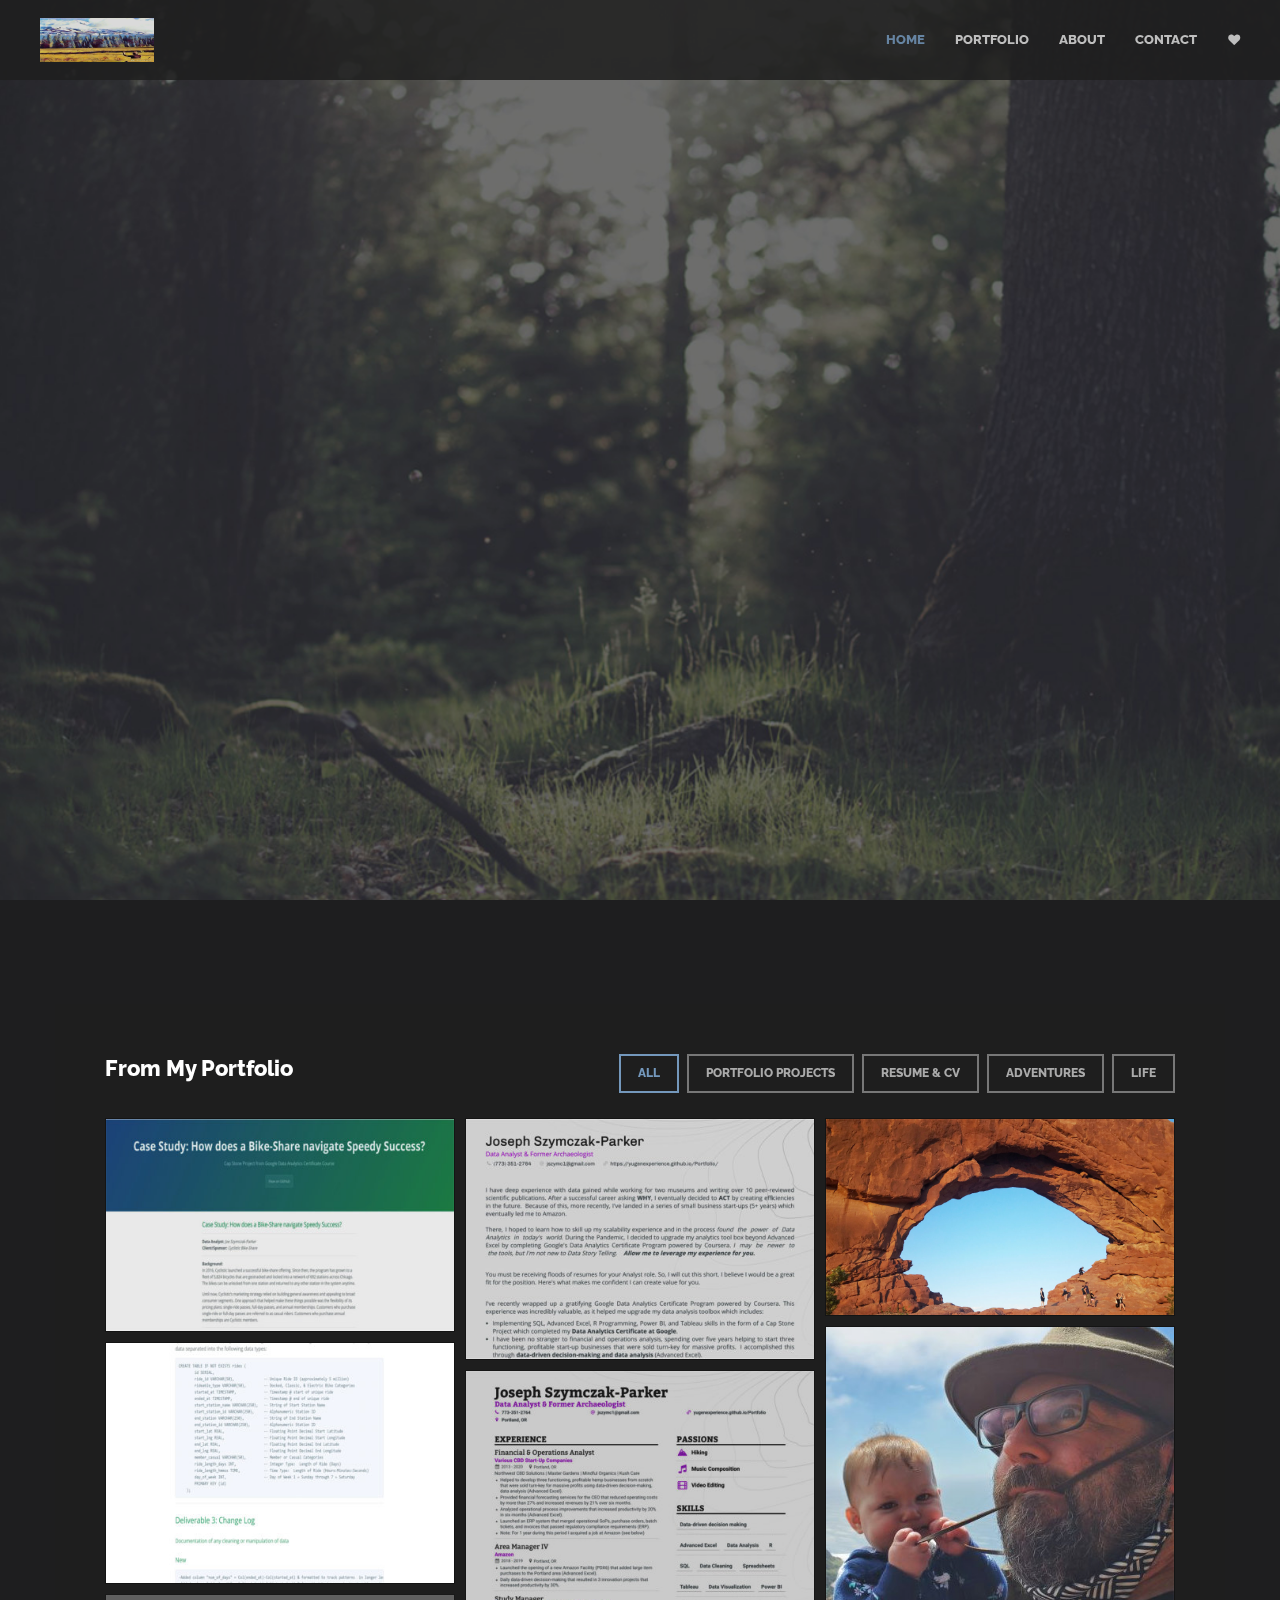
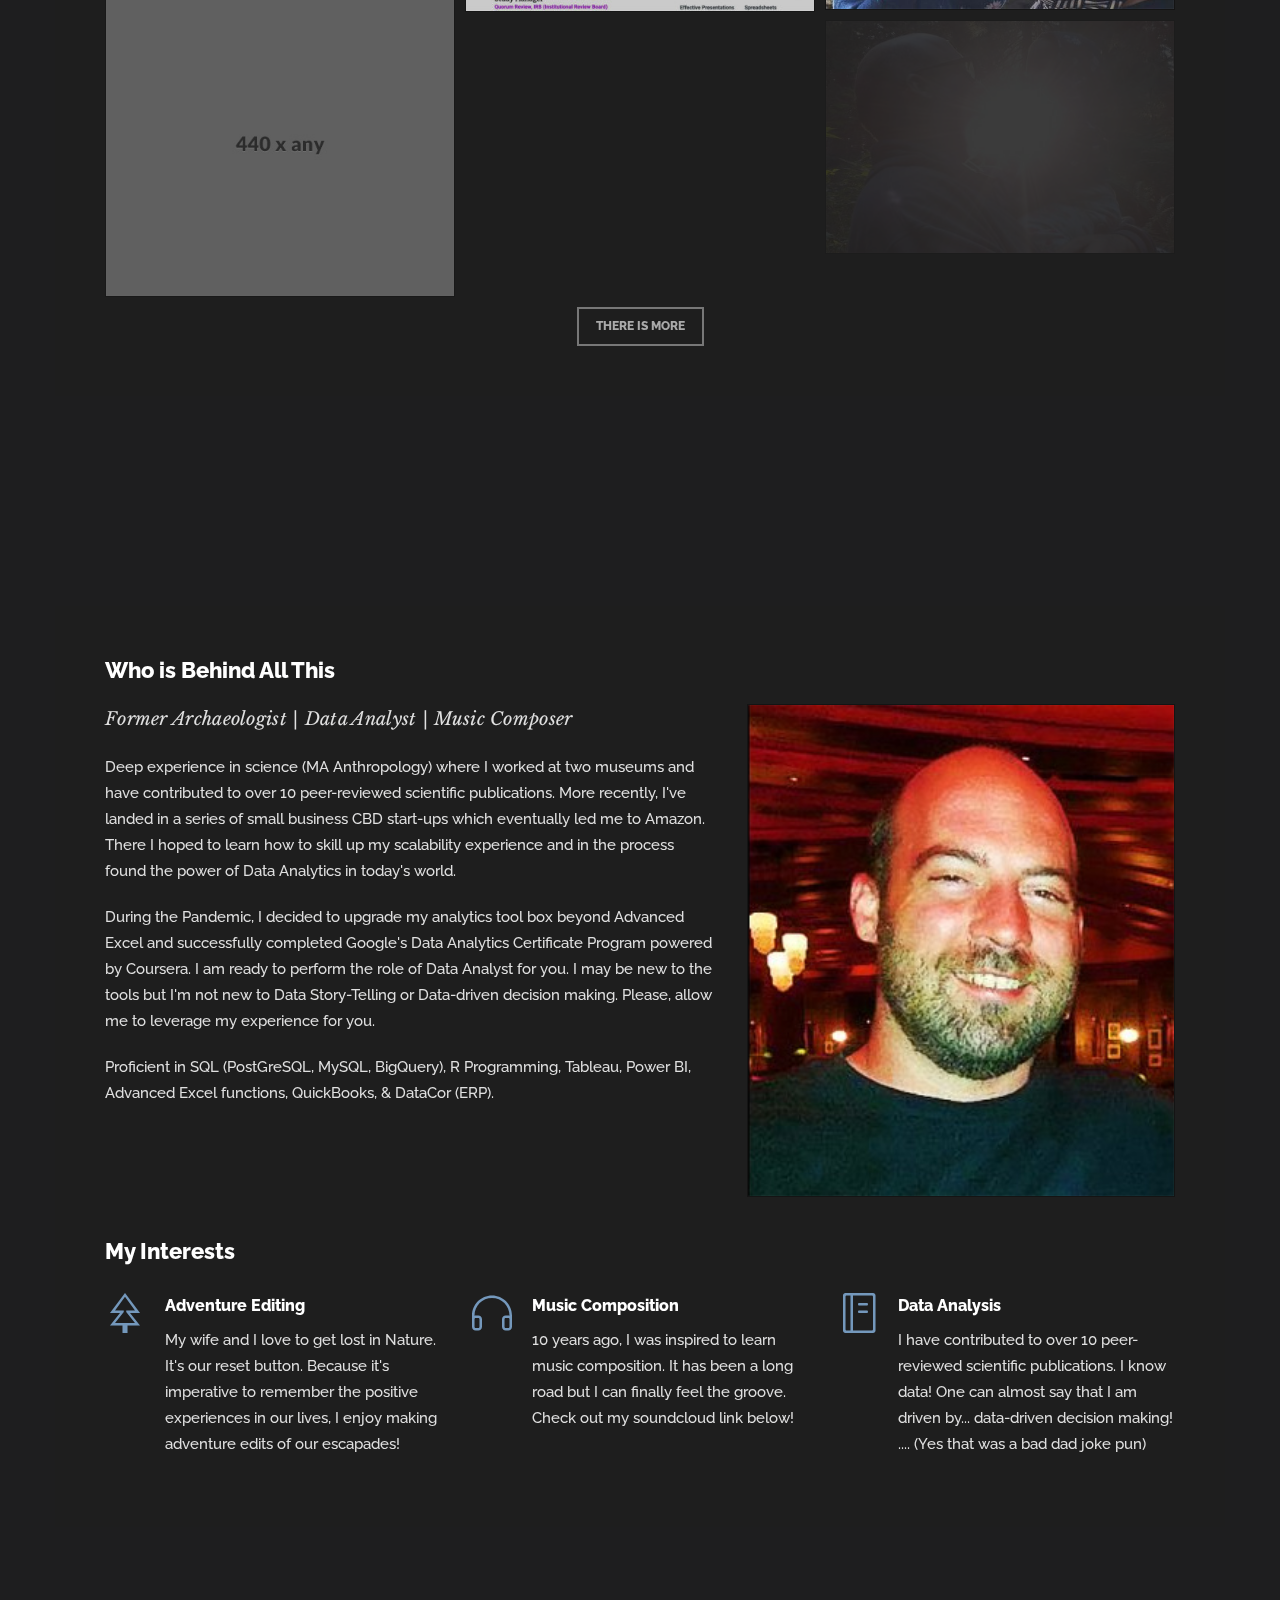
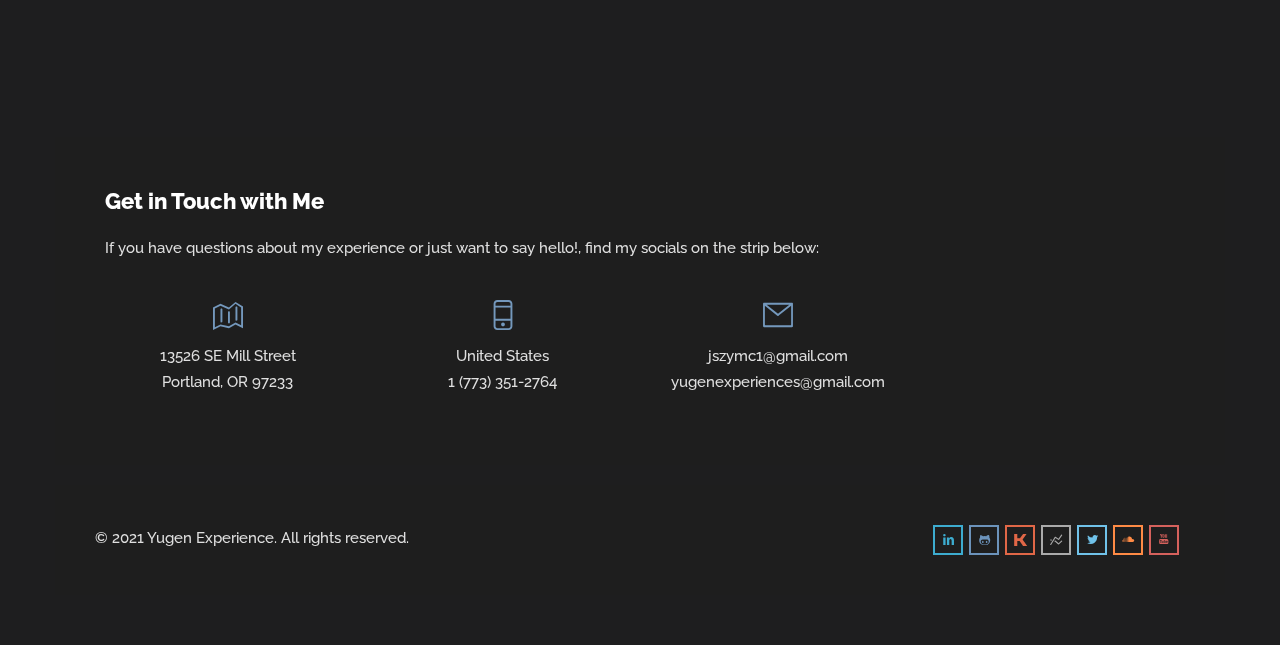
<file: index.html>
<!DOCTYPE html>
<html lang="en">
<head>
<meta charset="utf-8">
<meta name="viewport" content="width=device-width, initial-scale=1.0">
<meta name="description" content="">
<meta name="author" content="">
<link rel="shortcut icon" href="style/images/favicon.png">
<title>Portfolio</title>
<!-- Bootstrap core CSS -->
<link href="style/css/bootstrap.min.css" rel="stylesheet">
<link href="style/css/plugins.css" rel="stylesheet">
<link href="style/css/prettify.css" rel="stylesheet">
<link href="style.css" rel="stylesheet">
<link href="style/css/color/blue.css" rel="stylesheet">
<link href='http://fonts.googleapis.com/css?family=Raleway:400,800,700,600,500,300' rel='stylesheet' type='text/css'>
<link href='http://fonts.googleapis.com/css?family=Libre+Baskerville:400,400italic' rel='stylesheet' type='text/css'>
<link href="style/type/fontello.css" rel="stylesheet">
<link href="style/type/budicons.css" rel="stylesheet">
<!-- HTML5 shim and Respond.js IE8 support of HTML5 elements and media queries -->
<!--[if lt IE 9]>
      <script src="style/js/html5shiv.js"></script>
      <script src="https://oss.maxcdn.com/libs/respond.js/1.3.0/respond.min.js"></script>
      <![endif]-->
</head>
<body class="full-layout">
<div id="preloader"><div id="status"><div class="spinner"></div></div></div>
<div class="body-wrapper">
  <nav class="navbar navbar-default" role="navigation">
    <div class="navbar-header"> <a class="btn responsive-menu" data-toggle="collapse" data-target=".navbar-collapse"><i></i></a>
      <div class="navbar-brand text-center"> <a href="index.html"><img src="style/images/testlogo.png" alt="" data-src="style/images/testlogo.png" data-ret="style/images/testlogo@2x.png" class="retina" /></a> </div>
      <!-- /.navbar-brand -->
    </div>
    <!-- /.navbar-header -->
    <div class="collapse navbar-collapse">
      <ul class="nav navbar-nav">
        <li class="current"><a href="#home">Home</a></li>
        <li><a href="#portfolio">Portfolio</a></li>
        <li><a href="#about">About</a></li>
        <li><a href="#contact">Contact</a></li>
        <!--<li><a href="blog.html">Blog</a></li>-->
        <!--<li><a href="elements.html">Elements</a></li>-->
        <li><a href="#elsewhere" class="fancybox-inline" data-fancybox-width="325" data-fancybox-height="220"><i class="icon-heart-1"></i><span>Elsewhere</span></a></li>
      </ul>
      <!-- /.navbar-nav -->
    </div>
    <!-- /.navbar-collapse -->
    <div id="elsewhere" style="display:none;">
      <h1>Me, Elsewhere</h1>
      <div class="divide20"></div>
      <ul class="social">
        <li><a href="https://www.linkedin.com/in/joseph-szymczak-parker-06a20317" target="_blank" rel="noopener noreferrer"><i class="icon-s-linkedin"></i></a></li>
        <li><a href="https://github.com/YugenExperience" target="_blank" rel="noopener noreferrer"><i class="icon-s-github"></i></a></li>
        <li><a href="https://www.kaggle.com/josephszymczakparker" target="_blank" rel="noopener noreferrer"><i class="icon-s-klout"></i></a></li>
        <li><a href="https://public.tableau.com/app/profile/joseph.szymczak.parker" target="_blank" rel="noopener noreferrer"><i class="icon-chart-line"></i></a></li>
        <li><a href="https://twitter.com/JoeSzymczak" target="_blank" rel="noopener noreferrer"><i class="icon-s-twitter"></i></a></li>
        <li><a href="https://soundcloud.com/yugenexperience/one-more-song-for-you-andrew-applepie-yugen-experience-remix-1?si=9bec12e8e71d4433ad7b60296aae162f" target="_blank" rel="noopener noreferrer"><i class="icon-s-soundcloud"></i></a></li>
        <li><a href="https://www.youtube.com/watch?v=zmFnA4TguOo" target="_blank" rel="noopener noreferrer"><i class="icon-s-youtube"></i></a></li>
      </ul>
    </div>
    <!-- /#elsewhere -->
  </nav>
  <!-- /.navbar -->

  <section id="home" class="naked">
    <div class="fullscreenbanner-container revolution">
      <div class="fullscreenbanner">
        <ul>
          <li data-transition="fade"> <img src="style/images/dummy.png"  alt="slidebg1" data-bgposition="center top" data-bgfit="cover" data-bgrepeat="repeat">
            <h1 class="tp-caption caption large sfb" data-x="center" data-y="center" data-voffset="-25" data-speed="900" data-start="1000" data-endspeed="100" data-easing="Sine.easeOut">Hello! This is Joe Szymczak-Parker</h1>
            <div class="tp-caption small tp-fade fadeout tp-resizeme" data-x="center" data-y="center" data-voffset="25" data-speed="100"
			data-start="1500"
			data-easing="Power4.easeOut"
			data-splitin="chars"
			data-splitout="chars"
			data-elementdelay="0.03"
			data-endelementdelay="0"
			data-endspeed="100"
			data-endeasing="Power1.easeOut"
			style="z-index: 3; max-width: auto; max-height: auto; white-space: nowrap;">Welcome to my Portfolio</div>
            <div class="arrow smooth"><a href="#portfolio"><i class="icon-down-open-big"></i></a></div>
          </li>
        </ul>
        <div class="tp-bannertimer"></div>
      </div>
      <!-- /.fullscreenbanner -->
    </div>
    <!-- /.revolution -->
  </section>
  <!-- /#home -->

  <div class="container">
    <section id="portfolio" class="portfolio">
      <div class="box">
        <h2 class="section-title pull-left">From My Portfolio</h2>
        <div id="filters-container" class="cbp-l-filters-alignRight pull-right">
          <div data-filter="*" class="cbp-filter-item-custom-active cbp-filter-item-custom btn">All</div>
          <div data-filter=".architecture" class="cbp-filter-item-custom btn">Portfolio Projects</div>
          <div data-filter=".macro" class="cbp-filter-item-custom btn">Resume & CV</div>
          <div data-filter=".portrait" class="cbp-filter-item-custom btn">Adventures</div>
          <div data-filter=".still-life" class="cbp-filter-item-custom btn">Life</div>
        </div>
        <!-- /#filters-container -->
        <div class="clearfix"></div>
        <div id="grid-container" class="cbp-l-grid-masonry">
          <ul>
            <li class="cbp-item frame architecture"> <a class="cbp-caption cbp-singlePage" href="ajax/post1.html">
              <div class="cbp-caption-defaultWrap"> <img src="style/images/art/pa1.jpg" alt=""> </div>
              <div class="cbp-caption-activeWrap">
                <div class="cbp-l-caption-alignCenter">
                  <div class="cbp-l-caption-body">
                    <div class="cbp-l-caption-title">Click for Projects</div>
                  </div>
                </div>
              </div>
              </a>
            </li>
            <li class="cbp-item frame macro"> <a class="cbp-caption cbp-singlePage" href="ajax/post2.html">
              <div class="cbp-caption-defaultWrap"> <img src="style/images/art/pm1.jpg" alt=""> </div>
              <div class="cbp-caption-activeWrap">
                <div class="cbp-l-caption-alignCenter">
                  <div class="cbp-l-caption-body">
                    <div class="cbp-l-caption-title">Click for Experience</div>
                  </div>
                </div>
              </div>
              </a>
            </li>
            <li class="cbp-item frame portrait"> <a class="cbp-caption cbp-singlePage" href="ajax/post3.html">
              <div class="cbp-caption-defaultWrap"> <img src="style/images/art/pp1.jpg" alt=""> </div>
              <div class="cbp-caption-activeWrap">
                <div class="cbp-l-caption-alignCenter">
                  <div class="cbp-l-caption-body">
                    <div class="cbp-l-caption-title">Click for Adventure</div>
                  </div>
                </div>
              </div>
              </a>
            </li>
            <li class="cbp-item frame still-life"> <a class="cbp-caption cbp-singlePage" href="ajax/post4.html">
              <div class="cbp-caption-defaultWrap"> <img src="style/images/art/ps1.jpg" alt=""> </div>
              <div class="cbp-caption-activeWrap">
                <div class="cbp-l-caption-alignCenter">
                  <div class="cbp-l-caption-body">
                    <div class="cbp-l-caption-title">Click for Life</div>
                  </div>
                </div>
              </div>
              </a>
            </li>
            <li class="cbp-item frame architecture"> <a class="cbp-caption cbp-singlePage" href="ajax/post1.html">
              <div class="cbp-caption-defaultWrap"> <img src="style/images/art/pa2.jpg" alt=""> </div>
              <div class="cbp-caption-activeWrap">
                <div class="cbp-l-caption-alignCenter">
                  <div class="cbp-l-caption-body">
                    <div class="cbp-l-caption-title">Click for Projects</div>
                  </div>
                </div>
              </div>
              </a>
            </li>
            <li class="cbp-item frame macro"> <a class="cbp-caption cbp-singlePage" href="ajax/post2.html">
              <div class="cbp-caption-defaultWrap"> <img src="style/images/art/pm2.jpg" alt=""> </div>
              <div class="cbp-caption-activeWrap">
                <div class="cbp-l-caption-alignCenter">
                  <div class="cbp-l-caption-body">
                    <div class="cbp-l-caption-title">Click for Experience</div>
                  </div>
                </div>
              </div>
              </a>
            </li>
            <li class="cbp-item frame portrait"> <a class="cbp-caption cbp-singlePage" href="ajax/post3.html">
              <div class="cbp-caption-defaultWrap"> <img src="style/images/art/pp2.jpg" alt=""> </div>
              <div class="cbp-caption-activeWrap">
                <div class="cbp-l-caption-alignCenter">
                  <div class="cbp-l-caption-body">
                    <div class="cbp-l-caption-title">Click for Adventure</div>
                  </div>
                </div>
              </div>
              </a>
            </li>
            <li class="cbp-item frame still-life"> <a class="cbp-caption cbp-singlePage" href="ajax/post4.html">
              <div class="cbp-caption-defaultWrap"> <img src="style/images/art/ps2.jpg" alt=""> </div>
              <div class="cbp-caption-activeWrap">
                <div class="cbp-l-caption-alignCenter">
                  <div class="cbp-l-caption-body">
                    <div class="cbp-l-caption-title">Click for Life</div>
                  </div>
                </div>
              </div>
              </a> </li>
          </ul>
        </div>
        <!-- /.cbp-l-grid-masonry -->
        <div class="cbp-l-loadMore-button"> <a href="ajax/port1-more.html" class="cbp-l-loadMore-button-link btn">THERE IS MORE</a> </div>
      </div>
      <!-- /.box -->
    </section>
    <!-- /#portfolio -->

    <section id="about">
      <div class="box">
        <h2 class="section-title">Who is Behind All This</h2>
        <div class="row">
	      <div class="col-md-5 col-md-push-7 col-sm-12">
            <figure class="frame"><img src="style/images/art/about.jpg" alt="" /></figure>
          </div>
          <!-- /column -->
          <div class="col-md-7 col-md-pull-5 col-sm-12">
            <p class="lead">Former Archaeologist   |  Data Analyst   |  Music Composer</p>
            <p>Deep experience in science (MA Anthropology) where I worked at two museums and have contributed to over 10 peer-reviewed scientific publications.  More recently, I've landed in a series of small business CBD start-ups which eventually led me to Amazon.  There I hoped to learn how to skill up my scalability experience and in the process found the power of Data Analytics in today's world.</p>
            <p>During the Pandemic, I decided to upgrade my analytics tool box beyond Advanced Excel and successfully completed Google's Data Analytics Certificate Program powered by Coursera.  I am ready to perform the role of Data Analyst for you.  I may be new to the tools but I'm not new to Data Story-Telling or Data-driven decision making.  Please, allow me to leverage my experience for you.</p>
            <p>Proficient in SQL (PostGreSQL, MySQL, BigQuery), R Programming, Tableau, Power BI, Advanced Excel functions, QuickBooks, & DataCor (ERP).</p>
          </div>
          <!-- /column -->
        </div>
        <!-- /.row -->
        <div class="clearfix"></div>
        <div class="divide40"></div>
        <h2 class="section-title">My Interests</h2>
        <div class="divide10"></div>
        <div class="services-1">
          <div class="row">
            <div class="col-md-4 col-sm-6">
              <div class="icon"> <i class="budicon-tree icn"></i> </div>
              <!-- /.icon -->
              <div class="text">
                <h5>Adventure Editing</h5>
                <p>My wife and I love to get lost in Nature.  It's our reset button.  Because it's imperative to remember the positive experiences in our lives, I enjoy making adventure edits of our escapades!</p>
              </div>
              <!-- /.text -->
            </div>
            <!-- /column -->
            <div class="col-md-4 col-sm-6">
              <div class="icon"> <i class="budicon-headphones icn"></i> </div>
              <!-- /.icon -->
              <div class="text">
                <h5>Music Composition</h5>
                <p>10 years ago, I was inspired to learn music composition.  It has been a long road but I can finally feel the groove. Check out my soundcloud link below!</p>
              </div>
              <!-- /.text -->
            </div>
            <!-- /column -->
            <div class="col-md-4 col-sm-6">
              <div class="icon"> <i class="budicon-book icn"></i> </div>
              <!-- /.icon -->
              <div class="text">
                <h5>Data Analysis</h5>
                <p>I have contributed to over 10 peer-reviewed scientific publications.  I know data!  One can almost say that I am driven by... data-driven decision making! ....  (Yes that was a bad dad joke pun)</p>
              </div>
              <!-- /.text -->
            </div>
            <!-- /column -->
          </div>
          <!-- /.row -->
        </div>
        <!-- /.services -->

      </div>
      <!-- /.box -->
    </section>
    <!-- /#about -->

    <section id="contact">
      <div class="box">
        <h2 class="section-title">Get in Touch with Me</h2>
        <p>If you have questions about my experience or just want to say hello!, find my socials on the strip below:</p>
        <div class="divide20"></div>
        <div class="row text-center services-2">
          <div class="col-md-3 col-sm-6"> <i class="budicon-map"></i>
            <p>13526 SE Mill Street <br />
              Portland, OR 97233</p>
          </div>
          <div class="col-md-3 col-sm-6"> <i class="budicon-mobile"></i>
            <p>United States<br />
              1 (773) 351-2764 </p>
          </div>
          <div class="col-md-3 col-sm-6"> <i class="budicon-mail"></i>
            <p> <a class="nocolor" href="mailto:jszymc1@gmail.com">jszymc1@gmail.com</a> <br />
              <a class="nocolor" href="mailto:yugenexperiences@gmail.com">yugenexperiences@gmail.com</a> </p>
          </div>
        </div>
        <!-- /.services-2 -->
        <!--<div class="divide30"></div>
        <div class="form-container">
          <div class="response alert alert-success"></div>
          <form class="forms" action="contact/form-handler.php" method="post">
            <fieldset>
              <div class="row">
                <div class="col-sm-6">
                  <div class="form-row text-input-row name-field">
                    <label>Name</label>
                    <input type="text" name="name" class="text-input defaultText required"/>
                  </div>
                  <div class="form-row text-input-row email-field">
                    <label>Email</label>
                    <input type="text" name="email" class="text-input defaultText required email"/>
                  </div>
                  <div class="form-row text-input-row subject-field">
                    <label>Subject</label>
                    <input type="text" name="subject" class="text-input defaultText"/>
                  </div>
                </div>
                <div class="col-sm-6 lp5">
                  <div class="form-row text-area-row">
                    <label>Message</label>
                    <textarea name="message" class="text-area required"></textarea>
                  </div>
                  <div class="form-row hidden-row">
                    <input type="hidden" name="hidden" value="" />
                  </div>
                  <div class="nocomment">
                    <label for="nocomment">Leave This Field Empty</label>
                    <input id="nocomment" value="" name="nocomment" />
                  </div>
                </div>
                <div class="col-sm-6">
                  <div class="button-row pull-right">
                    <input type="submit" value="Send Message" name="submit" class="btn btn-submit bm0" />
                  </div>
                </div>
                <div class="col-sm-6 lp5">
                  <div class="button-row pull-left">
                    <input type="reset" value="Clear Message" name="reset" class="btn btn-submit bm0" />
                  </div>
                </div>
                <input type="hidden" name="v_error" id="v-error" value="Required" />
                <input type="hidden" name="v_email" id="v-email" value="Enter a valid email" />
              </div>
            </fieldset>
          </form>
        </div>-->
        <!-- /.form-container -->

      </div>
      <!-- /.box -->
    </section>
    <!-- /#contact -->

    <footer class="footer box">
      <p class="pull-left">© 2021 Yugen Experience. All rights reserved.</p>
      <ul class="social pull-right">
        <li><a href="https://www.linkedin.com/in/joseph-szymczak-parker-06a20317" target="_blank" rel="noopener noreferrer"><i class="icon-s-linkedin"></i></a></li>
        <li><a href="https://github.com/YugenExperience" target="_blank" rel="noopener noreferrer"><i class="icon-s-github"></i></a></li>
        <li><a href="https://www.kaggle.com/josephszymczakparker" target="_blank" rel="noopener noreferrer"><i class="icon-s-klout"></i></a></li>
        <li><a href="https://public.tableau.com/app/profile/joseph.szymczak.parker" target="_blank" rel="noopener noreferrer"><i class="icon-chart-line"></i></a></li>
        <li><a href="https://twitter.com/JoeSzymczak" target="_blank" rel="noopener noreferrer"><i class="icon-s-twitter"></i></a></li>
        <li><a href="https://soundcloud.com/yugenexperience/one-more-song-for-you-andrew-applepie-yugen-experience-remix-1?si=9bec12e8e71d4433ad7b60296aae162f" target="_blank" rel="noopener noreferrer"><i class="icon-s-soundcloud"></i></a></li>
        <li><a href="https://www.youtube.com/watch?v=zmFnA4TguOo" target="_blank" rel="noopener noreferrer"><i class="icon-s-youtube"></i></a></li>
      </ul>
      <div class="clearfix"></div>
    </footer>
    <!-- /footer -->

  </div>
  <!-- /.container -->
</div>
<!-- /.body-wrapper -->
<script src="style/js/jquery.min.js"></script>
<script src="style/js/bootstrap.min.js"></script>
<script src="style/js/jquery.themepunch.tools.min.js"></script>
<script src="style/js/classie.js"></script>
<script src="style/js/plugins.js"></script>
<script src="style/js/scripts.js"></script>
<script>
	$.backstretch(["style/images/art/bg1.jpg"]);
</script>
</body>
</html>
</file>
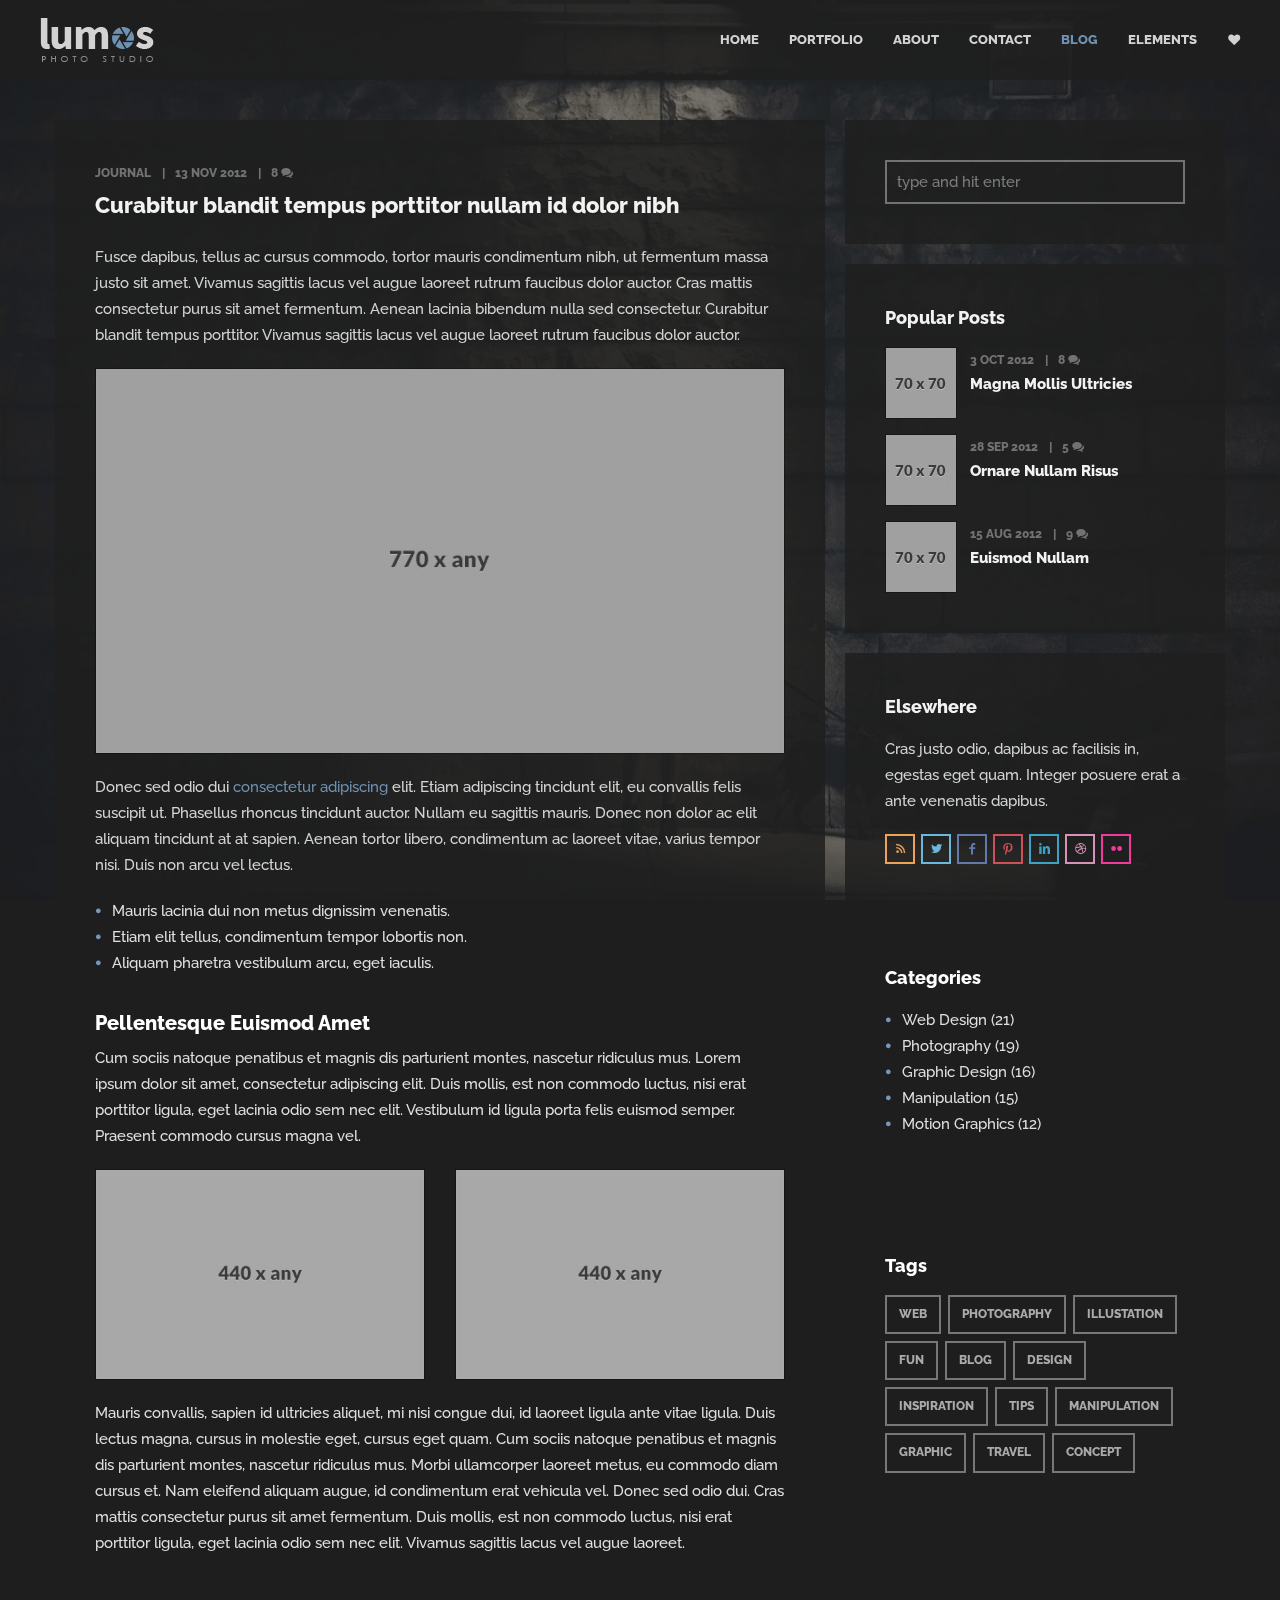
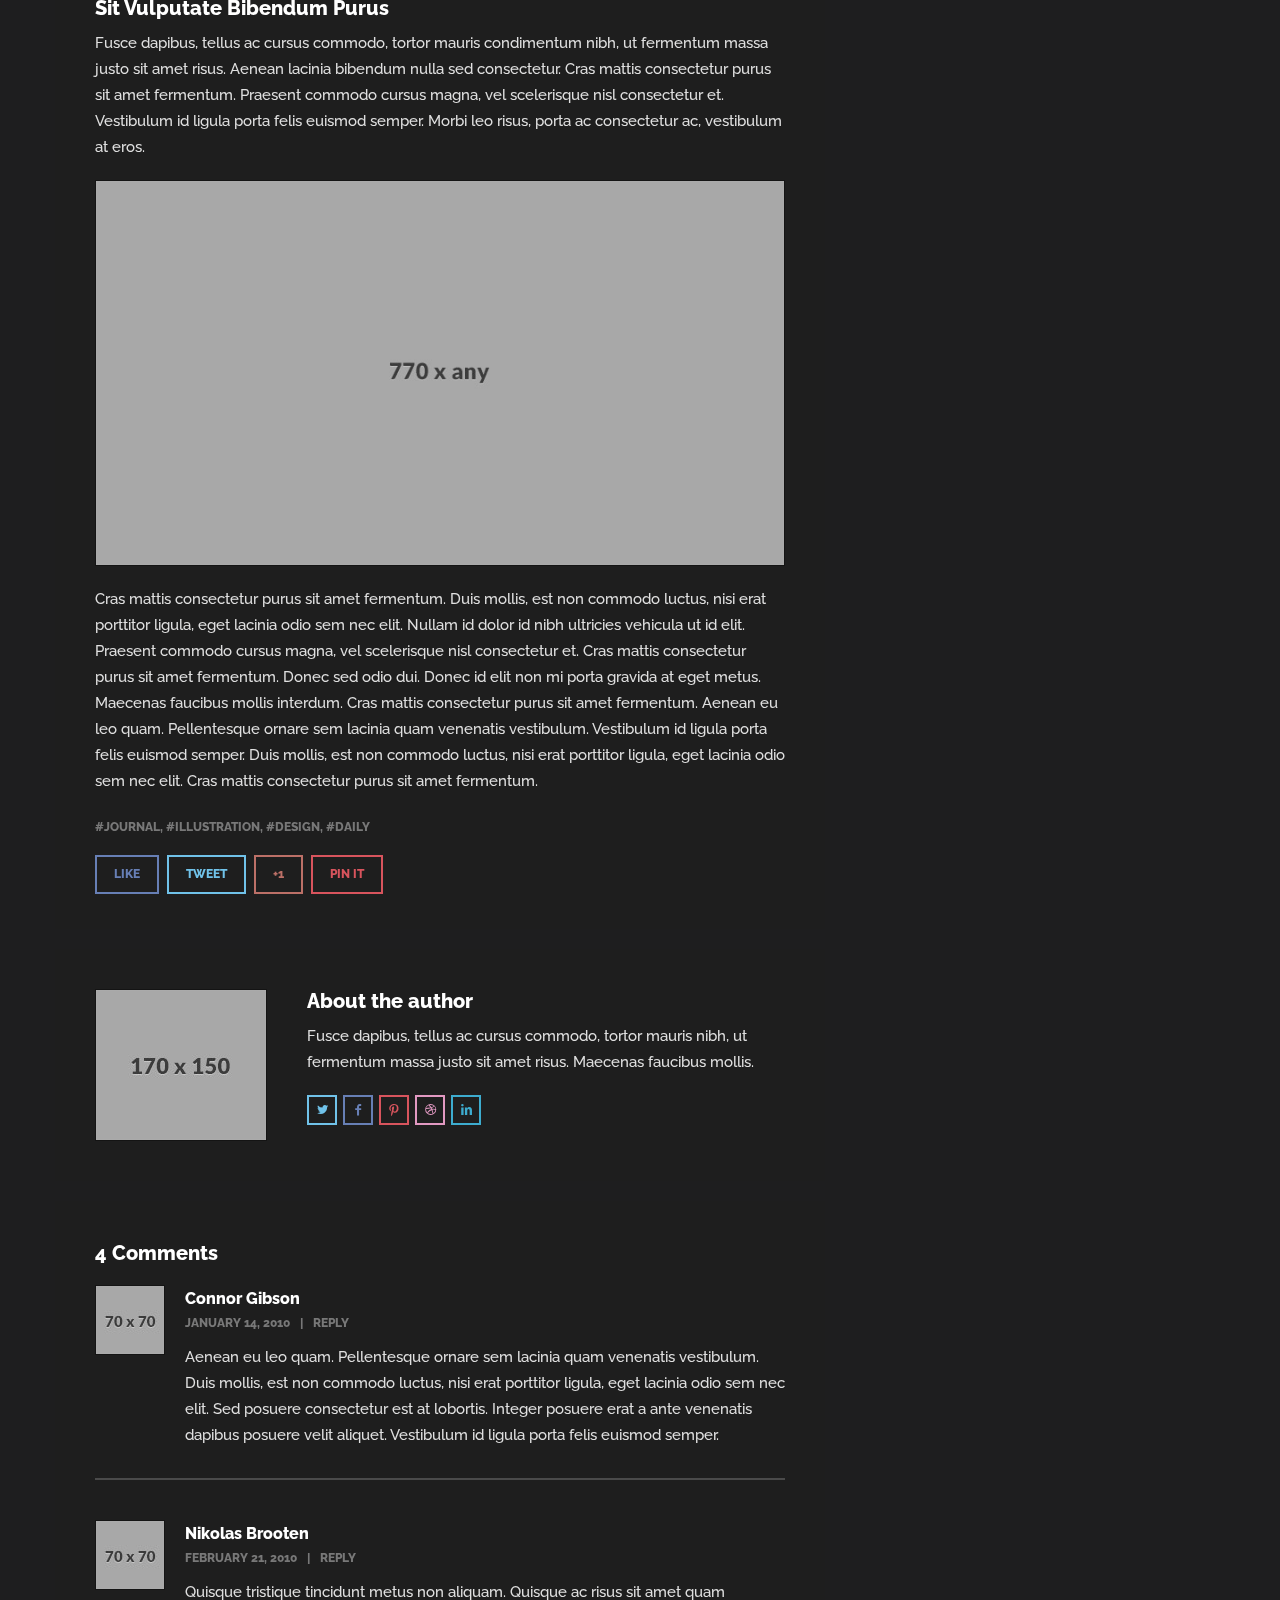
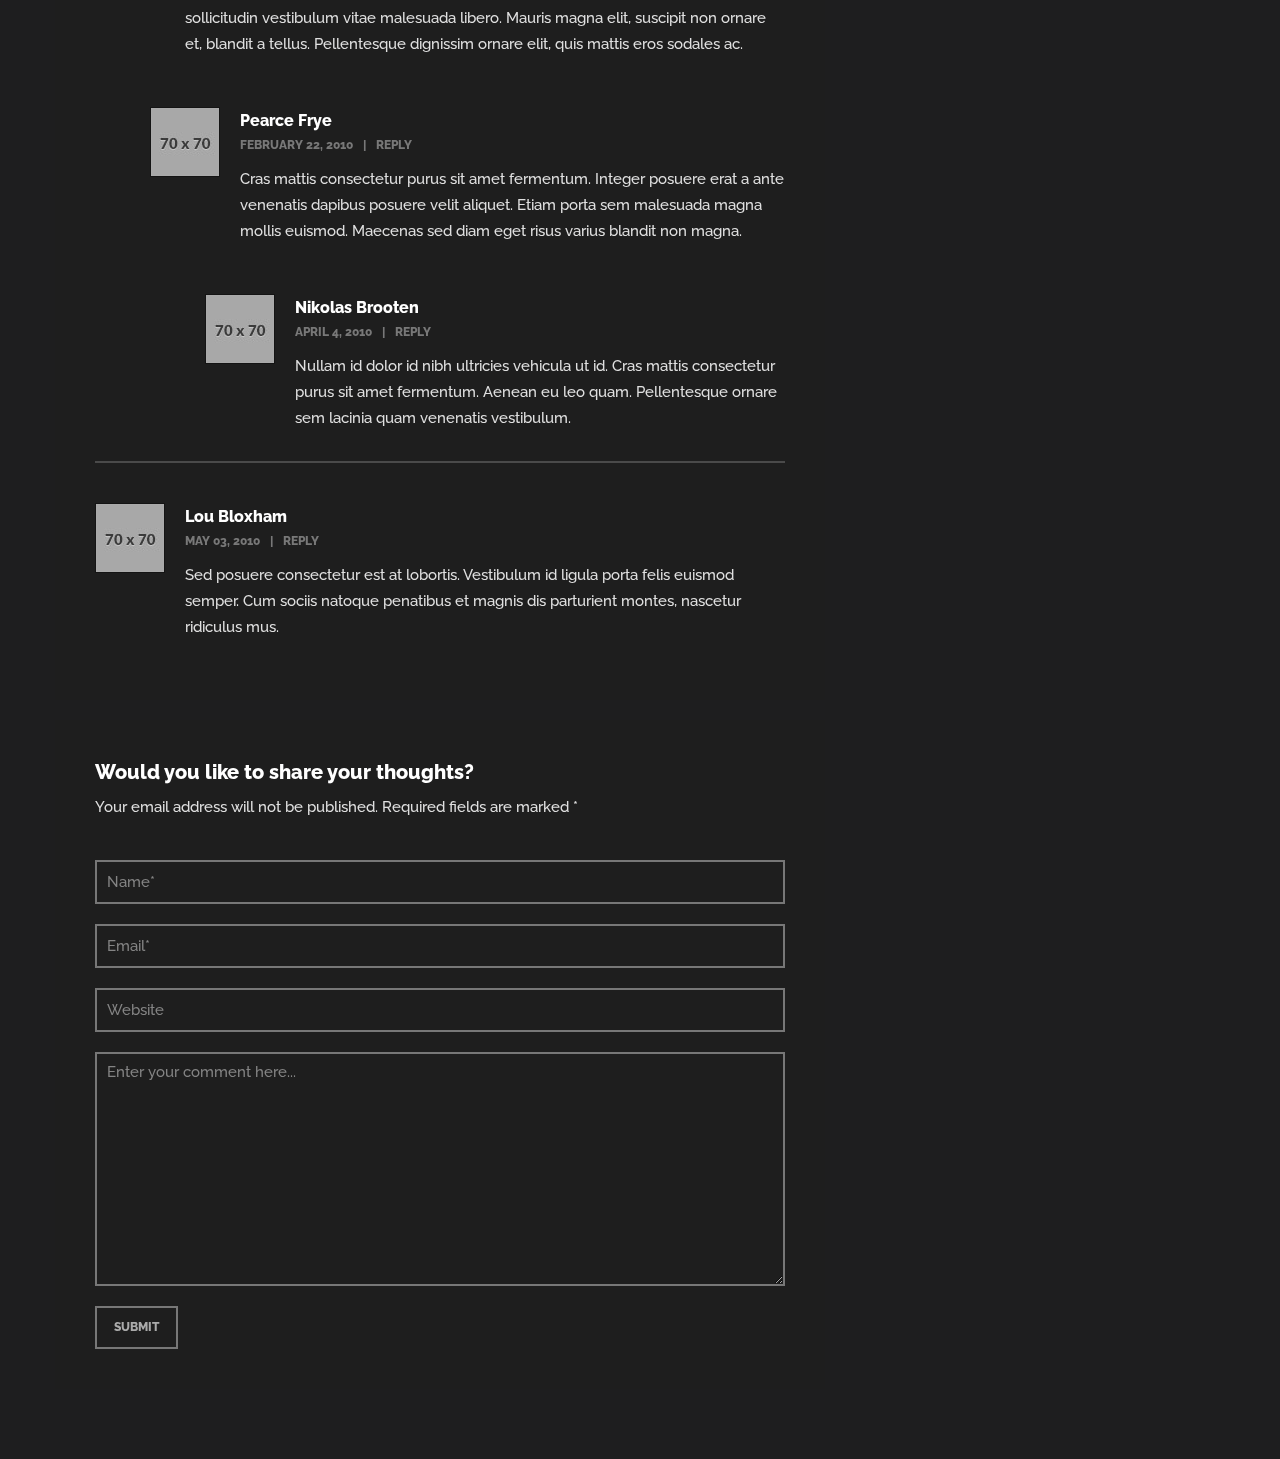
<file: blog-post.html>
<!DOCTYPE html>
<html lang="en">
<head>
<meta charset="utf-8">
<meta name="viewport" content="width=device-width, initial-scale=1.0">
<meta name="description" content="">
<meta name="author" content="">
<link rel="shortcut icon" href="style/images/favicon.png">
<title>Lumos</title>
<!-- Bootstrap core CSS -->
<link href="style/css/bootstrap.min.css" rel="stylesheet">
<link href="style/css/plugins.css" rel="stylesheet">
<link href="style/css/prettify.css" rel="stylesheet">
<link href="style.css" rel="stylesheet">
<link href="style/css/color/blue.css" rel="stylesheet">
<link href='http://fonts.googleapis.com/css?family=Raleway:400,800,700,600,500,300' rel='stylesheet' type='text/css'>
<link href='http://fonts.googleapis.com/css?family=Libre+Baskerville:400,400italic' rel='stylesheet' type='text/css'>
<link href="style/type/fontello.css" rel="stylesheet">
<link href="style/type/budicons.css" rel="stylesheet">
<!-- HTML5 shim and Respond.js IE8 support of HTML5 elements and media queries -->
<!--[if lt IE 9]>
      <script src="style/js/html5shiv.js"></script>
      <script src="https://oss.maxcdn.com/libs/respond.js/1.3.0/respond.min.js"></script>
      <![endif]-->
</head>
<body class="full-layout">
<div id="preloader"><div id="status"><div class="spinner"></div></div></div>
<div class="body-wrapper">
  <nav class="navbar navbar-default" role="navigation">
    <div class="navbar-header"> <a class="btn responsive-menu" data-toggle="collapse" data-target=".navbar-collapse"><i></i></a>
      <div class="navbar-brand text-center"> <a href="index.html"><img src="style/images/logo.png" alt="" data-src="style/images/logo.png" data-ret="style/images/logo@2x.png" class="retina" /></a> </div>
      <!-- /.navbar-brand --> 
    </div>
    <!-- /.navbar-header -->
    <div class="collapse navbar-collapse">
      <ul class="nav navbar-nav">
        <li><a href="./#home" >Home</a></li>
        <li><a href="./#portfolio" >Portfolio</a></li>
        <li><a href="./#about" >About</a></li>
        <li><a href="./#contact" >Contact</a></li>
        <li class="current"><a href="./blog.html" >Blog</a></li>
        <li><a href="./elements.html" >Elements</a></li>
        <li><a href="#elsewhere" class="fancybox-inline" data-fancybox-width="325" data-fancybox-height="220"><i class="icon-heart-1"></i><span>Elsewhere</span></a></li>
      </ul>
      <!-- /.navbar-nav --> 
    </div>
    <!-- /.navbar-collapse -->
    <div id="elsewhere" style="display:none;">
      <h1>Me, Elsewhere</h1>
      <div class="divide20"></div>
      <ul class="social">
        <li><a href="#"><i class="icon-s-twitter"></i></a></li>
        <li><a href="#"><i class="icon-s-facebook"></i></a></li>
        <li><a href="#"><i class="icon-s-instagram"></i></a></li>
        <li><a href="#"><i class="icon-s-flickr"></i></a></li>
        <li><a href="#"><i class="icon-s-pinterest"></i></a></li>
        <li><a href="#"><i class="icon-s-linkedin"></i></a></li>
      </ul>
    </div>
    <!-- /#elsewhere --> 
  </nav>
  <!-- /.navbar -->
  
  <div class="container inner">
    <div class="single blog row">
      <div class="col-md-8 col-sm-12 content">
        <div class="blog-posts">
          <div class="post box">
            <div class="meta"><span class="category">Journal</span><span class="date">13 Nov 2012</span><span class="comments"><a href="#">8 <i class="icon-chat-1"></i></a></span></div>
            <h2 class="post-title"><a href="blog-post.html">Curabitur blandit tempus porttitor nullam id dolor nibh</a></h2>
            <p>Fusce dapibus, tellus ac cursus commodo, tortor mauris condimentum nibh, ut fermentum massa justo sit amet. Vivamus sagittis lacus vel augue laoreet rutrum faucibus dolor auctor. Cras mattis consectetur purus sit amet fermentum. Aenean lacinia bibendum nulla sed consectetur. Curabitur blandit tempus porttitor. Vivamus sagittis lacus vel augue laoreet rutrum faucibus dolor auctor.</p>
            <figure class="frame"><img src="style/images/art/b3-1.jpg" alt="" /></figure>
            <p>Donec sed odio dui <a href="#">consectetur adipiscing</a> elit. <span class="highlight">Etiam adipiscing</span> tincidunt elit, eu convallis felis suscipit ut. <span class="highlight2">Phasellus rhoncus tincidunt</span> auctor. Nullam eu sagittis mauris. Donec non dolor ac elit aliquam tincidunt at at sapien. Aenean tortor libero, condimentum ac laoreet vitae, varius tempor nisi. Duis non arcu vel lectus. </p>
            <ul class="circled">
              <li>Mauris lacinia dui non metus dignissim venenatis.</li>
              <li>Etiam elit tellus, condimentum tempor lobortis non.</li>
              <li>Aliquam pharetra vestibulum arcu, eget iaculis. </li>
            </ul>
            <div class="divide20"></div>
            <h3>Pellentesque Euismod Amet</h3>
            <p>Cum sociis natoque penatibus et magnis dis parturient montes, nascetur ridiculus mus. Lorem ipsum dolor sit amet, consectetur adipiscing elit. Duis mollis, est non commodo luctus, nisi erat porttitor ligula, eget lacinia odio sem nec elit. Vestibulum id ligula porta felis euismod semper. Praesent commodo cursus magna vel.</p>
            <div class="row">
              <div class="col-sm-6">
                <figure class="frame"> <a href="style/images/art/b2-1.jpg" class="fancybox-media" data-rel="portfolio">
                  <div class="text-overlay">
                    <div class="info">View Larger</div>
                  </div>
                  <img src="style/images/art/b2-1.jpg" alt="" /></a></figure>
              </div>
              <!-- /column -->
              <div class="col-sm-6">
                <figure class="frame"> <a href="style/images/art/b2-1.jpg" class="fancybox-media" data-rel="portfolio">
                  <div class="text-overlay">
                    <div class="info">View Larger</div>
                  </div>
                  <img src="style/images/art/b2-2.jpg" alt="" /></a></figure>
              </div>
              <!-- /column --> 
            </div>
            <!-- /.row -->
            <p> Mauris convallis, sapien id ultricies aliquet, mi nisi congue dui, id laoreet ligula ante vitae ligula. Duis lectus magna, cursus in molestie eget, cursus eget quam. Cum sociis natoque penatibus et magnis dis parturient montes, nascetur ridiculus mus. Morbi ullamcorper laoreet metus, eu commodo diam cursus et. Nam eleifend aliquam augue, id condimentum erat vehicula vel. Donec sed odio dui. Cras mattis consectetur purus sit amet fermentum. Duis mollis, est non commodo luctus, nisi erat porttitor ligula, eget lacinia odio sem nec elit. Vivamus sagittis lacus vel augue laoreet.</p>
            <div class="divide20"></div>
            <h3>Sit Vulputate Bibendum Purus</h3>
            <p>Fusce dapibus, tellus ac cursus commodo, tortor mauris condimentum nibh, ut fermentum massa justo sit amet risus. Aenean lacinia bibendum nulla sed consectetur. Cras mattis consectetur purus sit amet fermentum. Praesent commodo cursus magna, vel scelerisque nisl consectetur et. Vestibulum id ligula porta felis euismod semper. Morbi leo risus, porta ac consectetur ac, vestibulum at eros.</p>
            <figure class="frame"> <a href="style/images/art/blog-post2.jpg" class="fancybox-media" data-rel="portfolio">
              <div class="text-overlay">
                <div class="info">View Larger</div>
              </div>
              <img src="style/images/art/blog-post2.jpg" alt="" /></a></figure>
            <p>Cras mattis consectetur purus sit amet fermentum. Duis mollis, est non commodo luctus, nisi erat porttitor ligula, eget lacinia odio sem nec elit. Nullam id dolor id nibh ultricies vehicula ut id elit. Praesent commodo cursus magna, vel scelerisque nisl consectetur et. Cras mattis consectetur purus sit amet fermentum. Donec sed odio dui.
              
              Donec id elit non mi porta gravida at eget metus. Maecenas faucibus mollis interdum. Cras mattis consectetur purus sit amet fermentum. Aenean eu leo quam. Pellentesque ornare sem lacinia quam venenatis vestibulum. Vestibulum id ligula porta felis euismod semper. Duis mollis, est non commodo luctus, nisi erat porttitor ligula, eget lacinia odio sem nec elit. Cras mattis consectetur purus sit amet fermentum.</p>
            <div class="meta tags"><a href="#">journal</a>, <a href="#">illustration</a>, <a href="#">design</a>, <a href="#">daily</a></div>
            <!-- /.tags -->
            <div class="share"> <a href="#" class="btn share-facebook">Like</a> <a href="#" class="btn share-twitter">Tweet</a> <a href="#" class="btn share-googleplus">+1</a> <a href="#" class="btn share-pinterest">Pin It</a> </div>
            <!-- /.share --> 
          </div>
          <!-- /.post --> 
        </div>
        <!-- /.blog-posts -->
        
        <div class="divide20"></div>
        
        <div class="about-author box">
          <div class="author-image frame"> <img alt="" src="style/images/art/author.jpg" /> </div>
          <div class="author-details">
            <h3>About the author</h3>
            <p>Fusce dapibus, tellus ac cursus commodo, tortor mauris nibh, ut fermentum massa justo sit amet risus. Maecenas faucibus mollis.</p>
            <ul class="social">
              <li><a href="#"><i class="icon-s-twitter"></i></a></li>
              <li><a href="#"><i class="icon-s-facebook"></i></a></li>
              <li><a href="#"><i class="icon-s-pinterest"></i></a></li>
              <li><a href="#"><i class="icon-s-dribbble"></i></a></li>
              <li><a href="#"><i class="icon-s-linkedin"></i></a></li>
            </ul>
          </div>
          <div class="clearfix"></div>
        </div>
        <!-- /.about-author -->
        
        <div class="divide20"></div>
        
        <div id="comments" class="box">
          <h3>4 Comments</h3>
          <ol id="singlecomments" class="commentlist">
            <li>
              <div class="user frame"><img alt="" src="style/images/art/u1.jpg" class="avatar" /></div>
              <div class="message">
                <div class="info">
                  <h2><a href="#">Connor Gibson</a></h2>
                  <div class="meta">
                    <div class="date">January 14, 2010</div>
                    <a class="reply-link" href="#">Reply</a> </div>
                </div>
                <p>Aenean eu leo quam. Pellentesque ornare sem lacinia quam venenatis vestibulum. Duis mollis, est non commodo luctus, nisi erat porttitor ligula, eget lacinia odio sem nec elit. Sed posuere consectetur est at lobortis. Integer posuere erat a ante venenatis dapibus posuere velit aliquet. Vestibulum id ligula porta felis euismod semper.</p>
              </div>
            </li>
            <li>
              <div class="user frame"><img alt="" src="style/images/art/u2.jpg" class="avatar" /></div>
              <div class="message">
                <div class="info">
                  <h2><a href="#">Nikolas Brooten</a></h2>
                  <div class="meta">
                    <div class="date">February 21, 2010</div>
                    <a class="reply-link" href="#">Reply</a> </div>
                </div>
                <p>Quisque tristique tincidunt metus non aliquam. Quisque ac risus sit amet quam sollicitudin vestibulum vitae malesuada libero. Mauris magna elit, suscipit non ornare et, blandit a tellus. Pellentesque dignissim ornare elit, quis mattis eros sodales ac.</p>
              </div>
              <ul class="children">
                <li class="bypostauthor">
                  <div class="user frame"><img alt="" src="style/images/art/u3.jpg" class="avatar" /></div>
                  <div class="message">
                    <div class="bypostauthor">
                      <div class="info">
                        <h2><a href="#">Pearce Frye</a></h2>
                        <div class="meta">
                          <div class="date">February 22, 2010</div>
                          <a class="reply-link" href="#">Reply</a> </div>
                      </div>
                      <p>Cras mattis consectetur purus sit amet fermentum. Integer posuere erat a ante venenatis dapibus posuere velit aliquet. Etiam porta sem malesuada magna mollis euismod. Maecenas sed diam eget risus varius blandit non magna.</p>
                    </div>
                  </div>
                  <ul class="children">
                    <li>
                      <div class="user frame"><img alt="" src="style/images/art/u2.jpg" class="avatar" /></div>
                      <div class="message">
                        <div class="info">
                          <h2><a href="#">Nikolas Brooten</a></h2>
                          <div class="meta">
                            <div class="date">April 4, 2010</div>
                            <a class="reply-link" href="#">Reply</a> </div>
                        </div>
                        <p>Nullam id dolor id nibh ultricies vehicula ut id. Cras mattis consectetur purus sit amet fermentum. Aenean eu leo quam. Pellentesque ornare sem lacinia quam venenatis vestibulum.</p>
                      </div>
                    </li>
                  </ul>
                </li>
              </ul>
            </li>
            <li>
              <div class="user frame"><img alt="" src="style/images/art/u4.jpg" class="avatar" /></div>
              <div class="message">
                <div class="info">
                  <h2><a href="#">Lou Bloxham</a></h2>
                  <div class="meta">
                    <div class="date">May 03, 2010</div>
                    <a class="reply-link" href="#">Reply</a> </div>
                </div>
                <p>Sed posuere consectetur est at lobortis. Vestibulum id ligula porta felis euismod semper. Cum sociis natoque penatibus et magnis dis parturient montes, nascetur ridiculus mus.</p>
              </div>
            </li>
          </ol>
        </div>
        <!-- /#comments -->
        
        <div class="divide20"></div>
        
        <div class="comment-form-wrapper box">
          <h3>Would you like to share your thoughts?</h3>
          <p>Your email address will not be published. Required fields are marked *</p>
          <form class="comment-form" name="form_name" action="#" method="post">
            <div class="name-field">
              <input type="text" name="first" title="Name*"/>
            </div>
            <div class="email-field">
              <input type="text" name="first" title="Email*" />
            </div>
            <div class="website-field">
              <input type="text" name="first" title="Website" />
            </div>
            <div class="message-field">
              <textarea name="textarea" id="textarea" rows="5" cols="30" title="Enter your comment here..."></textarea>
            </div>
            <input type="submit" value="Submit" name="submit" class="btn btn-submit" />
          </form>
        </div>
        <!-- /.comment-form-wrapper --> 
        
      </div>
      <!-- /.content -->
      
      <aside class="col-md-4 col-sm-12 sidebar">
        
        <div class="sidebox box widget">
          <form class="searchform" method="get">
            <input type="text" id="s2" name="s" value="type and hit enter" onfocus="this.value=''" onblur="this.value='type and hit enter'"/>
          </form>
        </div>
        <!-- /.widget -->
        
        <div class="sidebox box widget">
          <h3 class="widget-title section-title">Popular Posts</h3>
          <ul class="post-list">
            <li>
              <figure class="frame pull-left">
                <div class="icon-overlay"><a href="blog-post.html"><img src="style/images/art/a1.jpg" alt="" /> </a></div>
              </figure>
              <div class="meta"> <em><span class="date">3 Oct 2012</span><span class="comments"><a href="#">8 <i class="icon-chat-1"></i></a></span></em>
                <h5><a href="blog-post.html">Magna Mollis Ultricies</a></h5>
              </div>
            </li>
            <li>
              <figure class="frame pull-left">
                <div class="icon-overlay"><a href="blog-post.html"><img src="style/images/art/a2.jpg" alt="" /> </a></div>
              </figure>
              <div class="meta"> <em><span class="date">28 Sep 2012</span><span class="comments"><a href="#">5 <i class="icon-chat-1"></i></a></span></em>
                <h5><a href="blog-post.html">Ornare Nullam Risus</a></h5>
              </div>
            </li>
            <li>
              <figure class="frame pull-left">
                <div class="icon-overlay"><a href="blog-post.html"><img src="style/images/art/a3.jpg" alt="" /> </a></div>
              </figure>
              <div class="meta"> <em><span class="date">15 Aug 2012</span><span class="comments"><a href="#">9 <i class="icon-chat-1"></i></a></span></em>
                <h5><a href="blog-post.html">Euismod Nullam</a></h5>
              </div>
            </li>
          </ul>
          <!-- /.post-list --> 
        </div>
        <!-- /.widget -->
        
        <div class="sidebox box widget">
          <h3 class="widget-title section-title">Elsewhere</h3>
          <p>Cras justo odio, dapibus ac facilisis in, egestas eget quam. Integer posuere erat a ante venenatis dapibus.</p>
          <ul class="social">
            <li><a href="#"><i class="icon-s-rss"></i></a></li>
            <li><a href="#"><i class="icon-s-twitter"></i></a></li>
            <li><a href="#"><i class="icon-s-facebook"></i></a></li>
            <li><a href="#"><i class="icon-s-pinterest"></i></a></li>
            <li><a href="#"><i class="icon-s-linkedin"></i></a></li>
            <li><a href="#"><i class="icon-s-dribbble"></i></a></li>
            <li><a href="#"><i class="icon-s-flickr"></i></a></li>
          </ul>
          <div class="clearfix"></div>
        </div>
        <!-- /.widget -->
        
        <div class="sidebox box widget">
          <h3 class="widget-title section-title">Categories</h3>
          <ul class="circled">
            <li><a href="#">Web Design (21)</a></li>
            <li><a href="#">Photography (19)</a></li>
            <li><a href="#">Graphic Design (16)</a></li>
            <li><a href="#">Manipulation (15)</a></li>
            <li><a href="#">Motion Graphics (12)</a></li>
          </ul>
        </div>
        <!-- /.widget -->
        
        <div class="sidebox box widget">
          <h3 class="widget-title section-title">Tags</h3>
          <ul class="tag-list">
            <li><a href="#" class="btn">Web</a></li>
            <li><a href="#" class="btn">Photography</a></li>
            <li><a href="#" class="btn">Illustation</a></li>
            <li><a href="#" class="btn">Fun</a></li>
            <li><a href="#" class="btn">Blog</a></li>
            <li><a href="#" class="btn">Design</a></li>
            <li><a href="#" class="btn">Inspiration</a></li>
            <li><a href="#" class="btn">Tips</a></li>
            <li><a href="#" class="btn">Manipulation</a></li>
            <li><a href="#" class="btn">Graphic</a></li>
            <li><a href="#" class="btn">Travel</a></li>
            <li><a href="#" class="btn">Concept</a></li>
          </ul>
          <!-- /.tag-list --> 
        </div>
        <!-- /.widget --> 
        
      </aside>
      <!-- /column .sidebar --> 
      
    </div>
    <!-- /.blog --> 
    
  </div>
  <!-- /.container --> 
</div>
<!-- /.body-wrapper --> 
<script src="style/js/jquery.min.js"></script> 
<script src="style/js/bootstrap.min.js"></script> 
<script src="style/js/jquery.themepunch.tools.min.js"></script> 
<script src="style/js/classie.js"></script> 
<script src="style/js/plugins.js"></script> 
<script src="style/js/scripts.js"></script>    
<script>
	$.backstretch(["style/images/art/bg2.jpg"]);
</script>
</body>
</html>
</file>
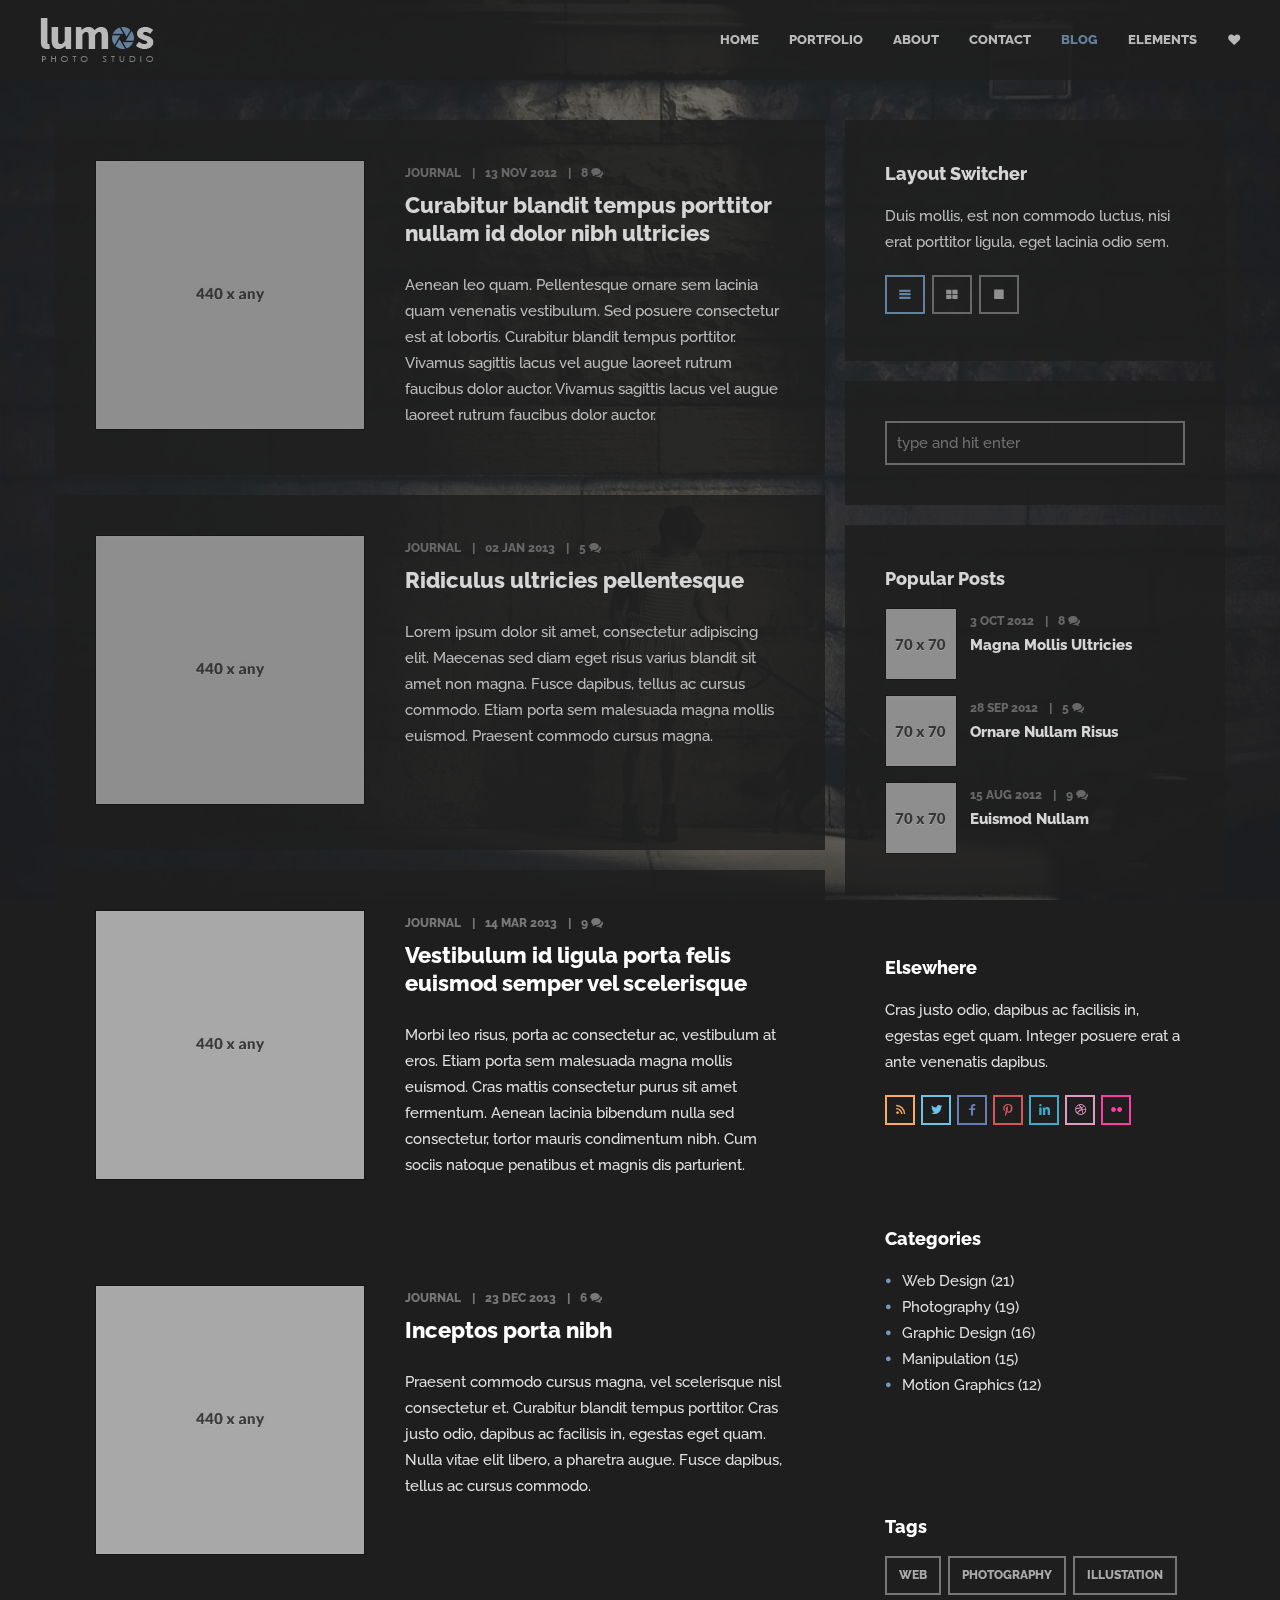
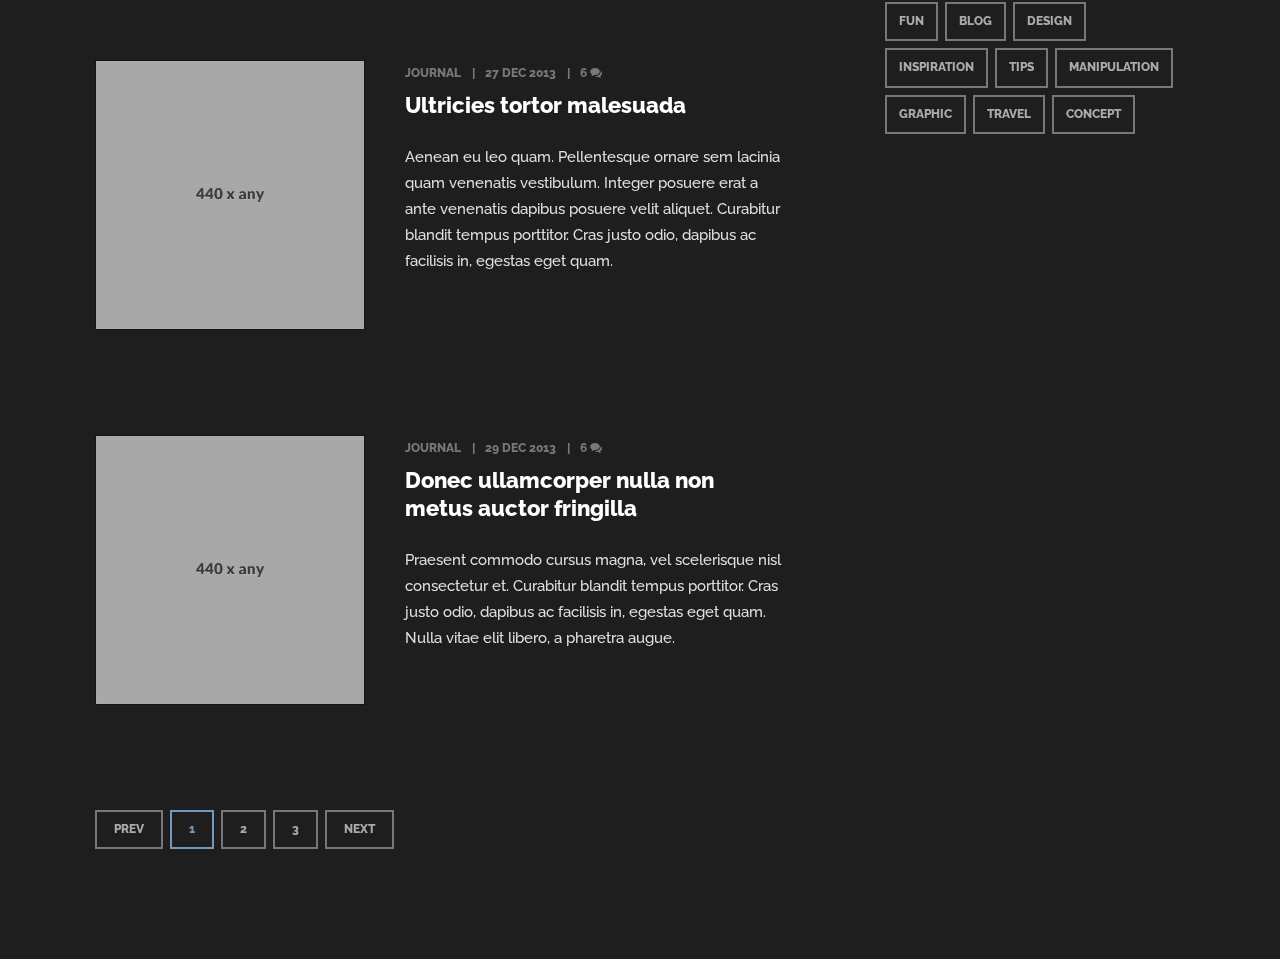
<file: blog.html>
<!DOCTYPE html>
<html lang="en">
<head>
<meta charset="utf-8">
<meta name="viewport" content="width=device-width, initial-scale=1.0">
<meta name="description" content="">
<meta name="author" content="">
<link rel="shortcut icon" href="style/images/favicon.png">
<title>Lumos</title>
<!-- Bootstrap core CSS -->
<link href="style/css/bootstrap.min.css" rel="stylesheet">
<link href="style/css/plugins.css" rel="stylesheet">
<link href="style/css/prettify.css" rel="stylesheet">
<link href="style.css" rel="stylesheet">
<link href="style/css/color/blue.css" rel="stylesheet">
<link href='http://fonts.googleapis.com/css?family=Raleway:400,800,700,600,500,300' rel='stylesheet' type='text/css'>
<link href='http://fonts.googleapis.com/css?family=Libre+Baskerville:400,400italic' rel='stylesheet' type='text/css'>
<link href="style/type/fontello.css" rel="stylesheet">
<link href="style/type/budicons.css" rel="stylesheet">
<!-- HTML5 shim and Respond.js IE8 support of HTML5 elements and media queries -->
<!--[if lt IE 9]>
      <script src="style/js/html5shiv.js"></script>
      <script src="https://oss.maxcdn.com/libs/respond.js/1.3.0/respond.min.js"></script>
      <![endif]-->
</head>
<body class="full-layout">
<div id="preloader"><div id="status"><div class="spinner"></div></div></div>
<div class="body-wrapper">
  <nav class="navbar navbar-default" role="navigation">
    <div class="navbar-header"> <a class="btn responsive-menu" data-toggle="collapse" data-target=".navbar-collapse"><i></i></a>
      <div class="navbar-brand text-center"> <a href="index.html"><img src="style/images/logo.png" alt="" data-src="style/images/logo.png" data-ret="style/images/logo@2x.png" class="retina" /></a> </div>
      <!-- /.navbar-brand --> 
    </div>
    <!-- /.navbar-header -->
    <div class="collapse navbar-collapse">
      <ul class="nav navbar-nav">
        <li><a href="./#home">Home</a></li>
        <li><a href="./#portfolio">Portfolio</a></li>
        <li><a href="./#about">About</a></li>
        <li><a href="./#contact">Contact</a></li>
        <li class="current"><a href="./blog.html">Blog</a></li>
        <li><a href="./elements.html">Elements</a></li>
        <li><a href="#elsewhere" class="fancybox-inline" data-fancybox-width="325" data-fancybox-height="220"><i class="icon-heart-1"></i><span>Elsewhere</span></a></li>
      </ul>
      <!-- /.navbar-nav --> 
    </div>
    <!-- /.navbar-collapse -->
    <div id="elsewhere" style="display:none;">
      <h1>Me, Elsewhere</h1>
      <div class="divide20"></div>
      <ul class="social">
        <li><a href="#"><i class="icon-s-twitter"></i></a></li>
        <li><a href="#"><i class="icon-s-facebook"></i></a></li>
        <li><a href="#"><i class="icon-s-instagram"></i></a></li>
        <li><a href="#"><i class="icon-s-flickr"></i></a></li>
        <li><a href="#"><i class="icon-s-pinterest"></i></a></li>
        <li><a href="#"><i class="icon-s-linkedin"></i></a></li>
      </ul>
    </div>
    <!-- /#elsewhere --> 
  </nav>
  <!-- /.navbar -->
  
  <div class="container inner">
    <div class="blog list-view row">
      <div class="col-md-8 col-sm-12 content">
        <div class="blog-posts">
          <div class="post box">
            <div class="row">
              <div class="col-sm-5">
                <figure class="frame"><a href="blog-post.html">
                  <div class="text-overlay">
                    <div class="info"><span>Read More</span></div>
                  </div>
                  <img src="style/images/art/b1-1.jpg" alt="" /></a></figure>
              </div>
              <!-- /column -->
              <div class="col-sm-7 post-content">
                <div class="meta"><span class="category">Journal</span><span class="date">13 Nov 2012</span><span class="comments"><a href="#">8 <i class="icon-chat-1"></i></a></span></div>
                <h2 class="post-title"><a href="blog-post.html">Curabitur blandit tempus porttitor nullam id dolor nibh ultricies</a></h2>
                <p>Aenean leo quam. Pellentesque ornare sem lacinia quam venenatis vestibulum. Sed posuere consectetur est at lobortis. Curabitur blandit tempus porttitor. Vivamus sagittis lacus vel augue laoreet rutrum faucibus dolor auctor. Vivamus sagittis lacus vel augue laoreet rutrum faucibus dolor auctor.</p>
              </div>
              <!-- /column -->
            </div>
            <!-- /.row -->
          </div>
          <!-- /.post -->
          <div class="post box">
            <div class="row">
              <div class="col-sm-5">
                <figure class="frame"><a href="blog-post.html">
                  <div class="text-overlay">
                    <div class="info"><span>Read More</span></div>
                  </div>
                  <img src="style/images/art/b1-2.jpg" alt="" /></a></figure>
              </div>
              <!-- /column -->
              <div class="col-sm-7 post-content">
                <div class="meta"><span class="category">Journal</span><span class="date">02 Jan 2013</span><span class="comments"><a href="#">5 <i class="icon-chat-1"></i></a></span></div>
                <h2 class="post-title"><a href="blog-post.html">Ridiculus ultricies pellentesque</a></h2>
                <p>Lorem ipsum dolor sit amet, consectetur adipiscing elit. Maecenas sed diam eget risus varius blandit sit amet non magna. Fusce dapibus, tellus ac cursus commodo. Etiam porta sem malesuada magna mollis euismod. Praesent commodo cursus magna.</p>
              </div>
              <!-- /column -->
            </div>
            <!-- /.row -->
          </div>
          <!-- /.post -->
          <div class="post box">
            <div class="row">
              <div class="col-sm-5">
                <figure class="frame"><a href="blog-post.html">
                  <div class="text-overlay">
                    <div class="info"><span>Read More</span></div>
                  </div>
                  <img src="style/images/art/b1-3.jpg" alt="" /></a></figure>
              </div>
              <!-- /column -->
              <div class="col-sm-7 post-content">
                <div class="meta"><span class="category">Journal</span><span class="date">14 Mar 2013</span><span class="comments"><a href="#">9 <i class="icon-chat-1"></i></a></span></div>
                <h2 class="post-title"><a href="blog-post.html">Vestibulum id ligula porta felis euismod semper vel scelerisque</a></h2>
                <p>Morbi leo risus, porta ac consectetur ac, vestibulum at eros. Etiam porta sem malesuada magna mollis euismod. Cras mattis consectetur purus sit amet fermentum. Aenean lacinia bibendum nulla sed consectetur, tortor mauris condimentum nibh. Cum sociis natoque penatibus et magnis dis parturient.</p>
              </div>
              <!-- /column -->
            </div>
            <!-- /.row -->
          </div>
          <!-- /.post -->
          <div class="post box">
            <div class="row">
              <div class="col-sm-5">
                <figure class="frame"><a href="blog-post.html">
                  <div class="text-overlay">
                    <div class="info"><span>Read More</span></div>
                  </div>
                  <img src="style/images/art/b1-4.jpg" alt="" /></a></figure>
              </div>
              <!-- /column -->
              <div class="col-sm-7 post-content">
                <div class="meta"><span class="category">Journal</span><span class="date">23 Dec 2013</span><span class="comments"><a href="#">6 <i class="icon-chat-1"></i></a></span></div>
                <h2 class="post-title"><a href="blog-post.html">Inceptos porta nibh</a></h2>
                <p>Praesent commodo cursus magna, vel scelerisque nisl consectetur et. Curabitur blandit tempus porttitor. Cras justo odio, dapibus ac facilisis in, egestas eget quam. Nulla vitae elit libero, a pharetra augue. Fusce dapibus, tellus ac cursus commodo.</p>
              </div>
              <!-- /column -->
            </div>
            <!-- /.row -->
          </div>
          <!-- /.post -->
          <div class="post box">
            <div class="row">
              <div class="col-sm-5">
                <figure class="frame"><a href="blog-post.html">
                  <div class="text-overlay">
                    <div class="info"><span>Read More</span></div>
                  </div>
                  <img src="style/images/art/b1-5.jpg" alt="" /></a></figure>
              </div>
              <!-- /column -->
              <div class="col-sm-7 post-content">
                <div class="meta"><span class="category">Journal</span><span class="date">27 Dec 2013</span><span class="comments"><a href="#">6 <i class="icon-chat-1"></i></a></span></div>
                <h2 class="post-title"><a href="blog-post.html">Ultricies tortor malesuada</a></h2>
                <p>Aenean eu leo quam. Pellentesque ornare sem lacinia quam venenatis vestibulum. Integer posuere erat a ante venenatis dapibus posuere velit aliquet. Curabitur blandit tempus porttitor. Cras justo odio, dapibus ac facilisis in, egestas eget quam.</p>
              </div>
              <!-- /column -->
            </div>
            <!-- /.row -->
          </div>
          <!-- /.post -->
          <div class="post box">
            <div class="row">
              <div class="col-sm-5">
                <figure class="frame"><a href="blog-post.html">
                  <div class="text-overlay">
                    <div class="info"><span>Read More</span></div>
                  </div>
                  <img src="style/images/art/b1-6.jpg" alt="" /></a></figure>
              </div>
              <!-- /column -->
              <div class="col-sm-7 post-content">
                <div class="meta"><span class="category">Journal</span><span class="date">29 Dec 2013</span><span class="comments"><a href="#">6 <i class="icon-chat-1"></i></a></span></div>
                <h2 class="post-title"><a href="blog-post.html">Donec ullamcorper nulla non metus auctor fringilla</a></h2>
                <p>Praesent commodo cursus magna, vel scelerisque nisl consectetur et. Curabitur blandit tempus porttitor. Cras justo odio, dapibus ac facilisis in, egestas eget quam. Nulla vitae elit libero, a pharetra augue.</p>
              </div>
              <!-- /column -->
            </div>
            <!-- /.row -->
          </div>
          <!-- /.post -->
        </div>
        <!-- /.blog-posts -->
        
        <div class="pagination box">
          <ul>
            <li><a href="#" class="btn">Prev</a></li>
            <li class="active"><a href="#" class="btn"><span>1</span></a></li>
            <li><a href="#" class="btn"><span>2</span></a></li>
            <li><a href="#" class="btn"><span>3</span></a></li>
            <li><a href="#" class="btn">Next</a></li>
          </ul>
        </div>
        <!-- /.pagination --> 
        
      </div>
      <!-- /.content -->
      
      <aside class="col-md-4 col-sm-12 sidebar">
        <div class="sidebox box widget">
          <h3 class="widget-title section-title">Layout Switcher</h3>
          <p>Duis mollis, est non commodo luctus, nisi erat porttitor ligula, eget lacinia odio sem.</p>
          <ul class="layout-switcher">
            <li><a href="blog.html" class="btn btn-small hint--top active" data-hint="List View"><i class="icon-menu-1"></i></a></li>
            <li><a href="blog2.html" class="btn btn-small hint--top" data-hint="Grid View"><i class="icon-th-large"></i></a></li>
            <li><a href="blog3.html" class="btn btn-small hint--top" data-hint="Classic View"><i class="icon-stop-1"></i></a></li>
          </ul>
        </div>
        <!-- /.widget -->
        
        <div class="sidebox box widget">
          <form class="searchform" method="get">
            <input type="text" id="s2" name="s" value="type and hit enter" onfocus="this.value=''" onblur="this.value='type and hit enter'"/>
          </form>
        </div>
        <!-- /.widget -->
        
        <div class="sidebox box widget">
          <h3 class="widget-title section-title">Popular Posts</h3>
          <ul class="post-list">
            <li>
              <figure class="frame pull-left">
                <div class="icon-overlay"><a href="blog-post.html"><img src="style/images/art/a1.jpg" alt="" /> </a></div>
              </figure>
              <div class="meta"> <em><span class="date">3 Oct 2012</span><span class="comments"><a href="#">8 <i class="icon-chat-1"></i></a></span></em>
                <h5><a href="blog-post.html">Magna Mollis Ultricies</a></h5>
              </div>
            </li>
            <li>
              <figure class="frame pull-left">
                <div class="icon-overlay"><a href="blog-post.html"><img src="style/images/art/a2.jpg" alt="" /> </a></div>
              </figure>
              <div class="meta"> <em><span class="date">28 Sep 2012</span><span class="comments"><a href="#">5 <i class="icon-chat-1"></i></a></span></em>
                <h5><a href="blog-post.html">Ornare Nullam Risus</a></h5>
              </div>
            </li>
            <li>
              <figure class="frame pull-left">
                <div class="icon-overlay"><a href="blog-post.html"><img src="style/images/art/a3.jpg" alt="" /> </a></div>
              </figure>
              <div class="meta"> <em><span class="date">15 Aug 2012</span><span class="comments"><a href="#">9 <i class="icon-chat-1"></i></a></span></em>
                <h5><a href="blog-post.html">Euismod Nullam</a></h5>
              </div>
            </li>
          </ul>
          <!-- /.post-list --> 
        </div>
        <!-- /.widget -->
        
        <div class="sidebox box widget">
          <h3 class="widget-title section-title">Elsewhere</h3>
          <p>Cras justo odio, dapibus ac facilisis in, egestas eget quam. Integer posuere erat a ante venenatis dapibus.</p>
          <ul class="social">
            <li><a href="#"><i class="icon-s-rss"></i></a></li>
            <li><a href="#"><i class="icon-s-twitter"></i></a></li>
            <li><a href="#"><i class="icon-s-facebook"></i></a></li>
            <li><a href="#"><i class="icon-s-pinterest"></i></a></li>
            <li><a href="#"><i class="icon-s-linkedin"></i></a></li>
            <li><a href="#"><i class="icon-s-dribbble"></i></a></li>
            <li><a href="#"><i class="icon-s-flickr"></i></a></li>
          </ul>
          <div class="clearfix"></div>
        </div>
        <!-- /.widget -->
        
        <div class="sidebox box widget">
          <h3 class="widget-title section-title">Categories</h3>
          <ul class="circled">
            <li><a href="#">Web Design (21)</a></li>
            <li><a href="#">Photography (19)</a></li>
            <li><a href="#">Graphic Design (16)</a></li>
            <li><a href="#">Manipulation (15)</a></li>
            <li><a href="#">Motion Graphics (12)</a></li>
          </ul>
        </div>
        <!-- /.widget -->
        
        <div class="sidebox box widget">
          <h3 class="widget-title section-title">Tags</h3>
          <ul class="tag-list">
            <li><a href="#" class="btn">Web</a></li>
            <li><a href="#" class="btn">Photography</a></li>
            <li><a href="#" class="btn">Illustation</a></li>
            <li><a href="#" class="btn">Fun</a></li>
            <li><a href="#" class="btn">Blog</a></li>
            <li><a href="#" class="btn">Design</a></li>
            <li><a href="#" class="btn">Inspiration</a></li>
            <li><a href="#" class="btn">Tips</a></li>
            <li><a href="#" class="btn">Manipulation</a></li>
            <li><a href="#" class="btn">Graphic</a></li>
            <li><a href="#" class="btn">Travel</a></li>
            <li><a href="#" class="btn">Concept</a></li>
          </ul>
          <!-- /.tag-list -->    
        </div>
        <!-- /.widget --> 
        
      </aside>
      <!-- /column .sidebar --> 
    </div>
    <!-- /.blog --> 
  </div>
  <!-- /.container --> 
</div>
<!-- /.body-wrapper --> 
<script src="style/js/jquery.min.js"></script> 
<script src="style/js/bootstrap.min.js"></script> 
<script src="style/js/jquery.themepunch.tools.min.js"></script> 
<script src="style/js/classie.js"></script> 
<script src="style/js/plugins.js"></script> 
<script src="style/js/scripts.js"></script>    
<script>
	$.backstretch(["style/images/art/bg2.jpg"]);
</script>
</body>
</html>
</file>
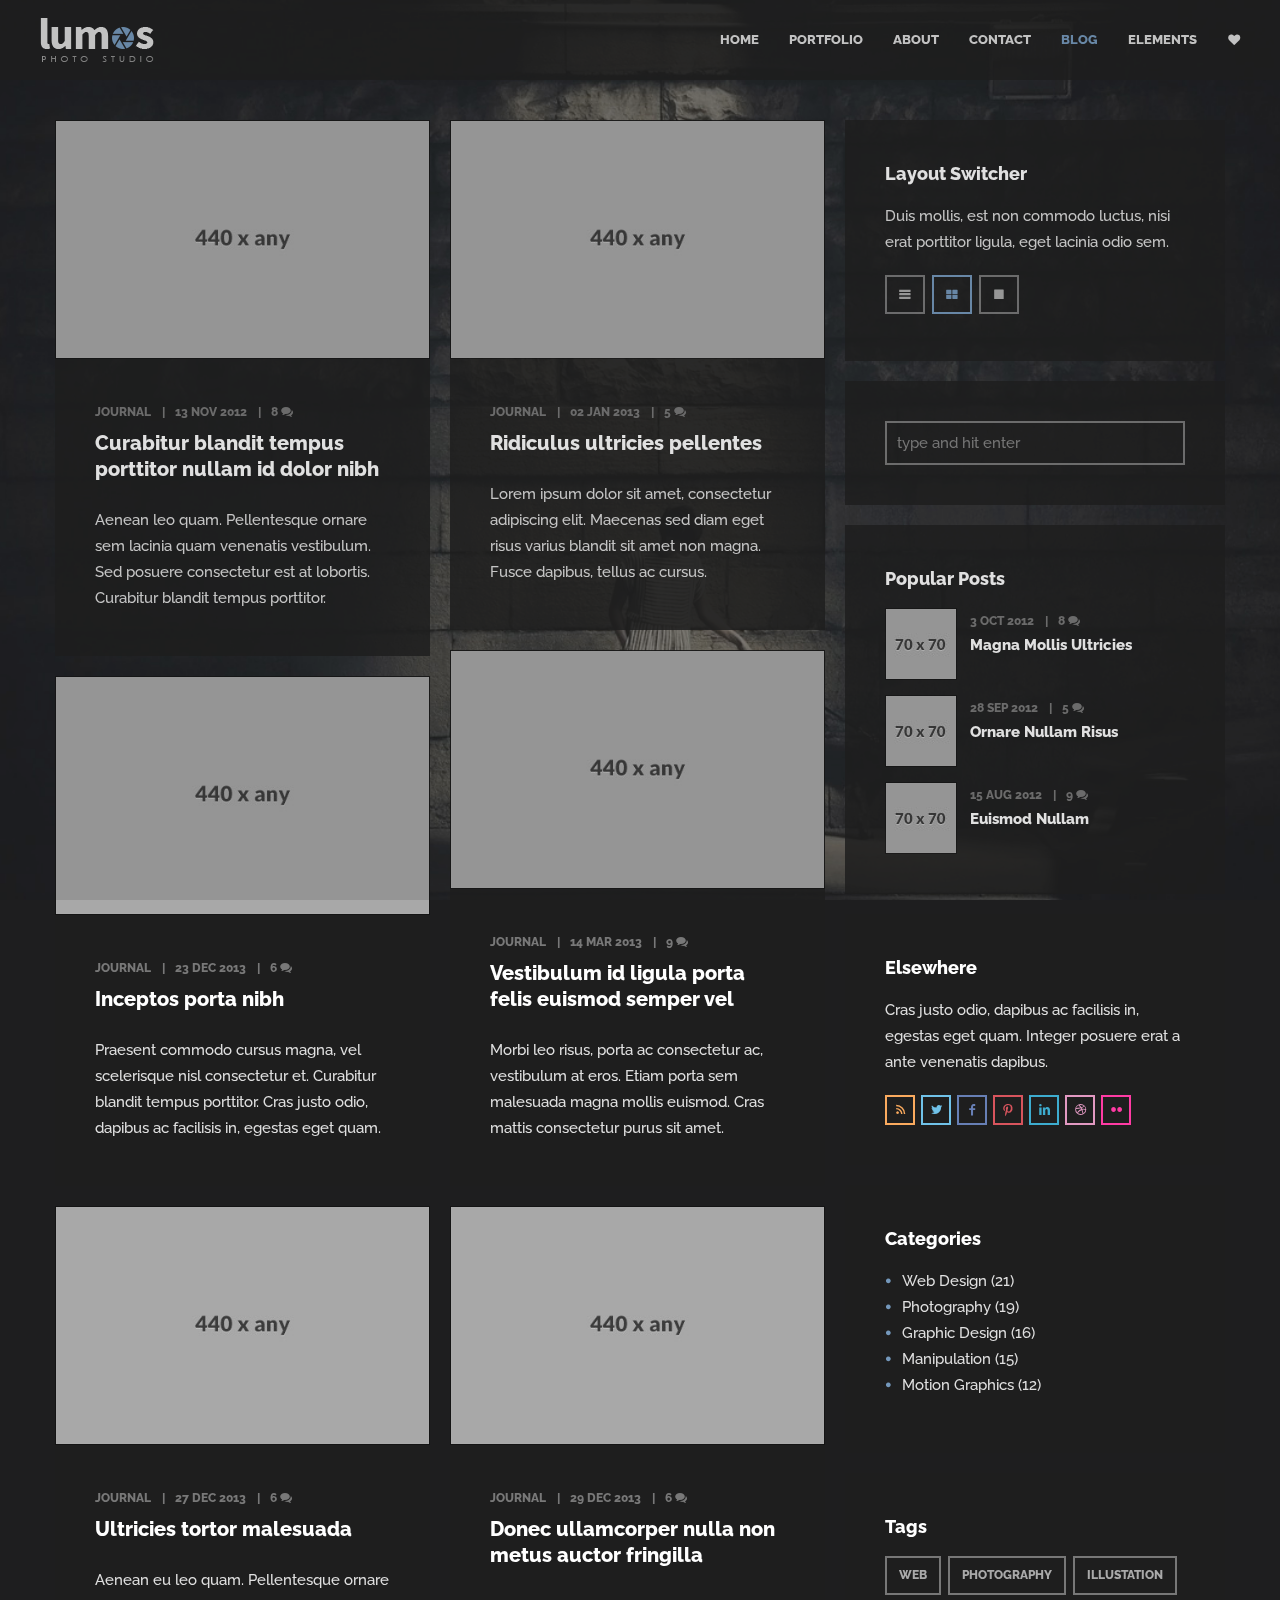
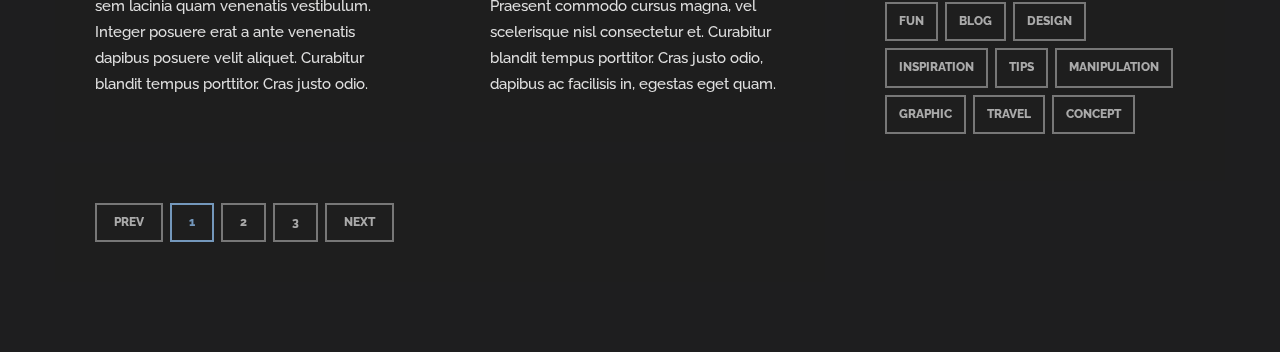
<file: blog2.html>
<!DOCTYPE html>
<html lang="en">
<head>
<meta charset="utf-8">
<meta name="viewport" content="width=device-width, initial-scale=1.0">
<meta name="description" content="">
<meta name="author" content="">
<link rel="shortcut icon" href="style/images/favicon.png">
<title>Lumos</title>
<!-- Bootstrap core CSS -->
<link href="style/css/bootstrap.min.css" rel="stylesheet">
<link href="style/css/plugins.css" rel="stylesheet">
<link href="style/css/prettify.css" rel="stylesheet">
<link href="style.css" rel="stylesheet">
<link href="style/css/color/blue.css" rel="stylesheet">
<link href='http://fonts.googleapis.com/css?family=Raleway:400,800,700,600,500,300' rel='stylesheet' type='text/css'>
<link href='http://fonts.googleapis.com/css?family=Libre+Baskerville:400,400italic' rel='stylesheet' type='text/css'>
<link href="style/type/fontello.css" rel="stylesheet">
<link href="style/type/budicons.css" rel="stylesheet">
<!-- HTML5 shim and Respond.js IE8 support of HTML5 elements and media queries -->
<!--[if lt IE 9]>
      <script src="style/js/html5shiv.js"></script>
      <script src="https://oss.maxcdn.com/libs/respond.js/1.3.0/respond.min.js"></script>
      <![endif]-->
</head>
<body class="full-layout">
<div id="preloader"><div id="status"><div class="spinner"></div></div></div>
<div class="body-wrapper">
  <nav class="navbar navbar-default" role="navigation">
    <div class="navbar-header"> <a class="btn responsive-menu" data-toggle="collapse" data-target=".navbar-collapse"><i></i></a>
      <div class="navbar-brand text-center"> <a href="index.html"><img src="style/images/logo.png" alt="" data-src="style/images/logo.png" data-ret="style/images/logo@2x.png" class="retina" /></a> </div>
      <!-- /.navbar-brand --> 
    </div>
    <!-- /.navbar-header -->
    <div class="collapse navbar-collapse">
      <ul class="nav navbar-nav">
        <li><a href="./#home">Home</a></li>
        <li><a href="./#portfolio">Portfolio</a></li>
        <li><a href="./#about">About</a></li>
        <li><a href="./#contact">Contact</a></li>
        <li class="current"><a href="./blog.html">Blog</a></li>
        <li><a href="./elements.html">Elements</a></li>
        <li><a href="#elsewhere" class="fancybox-inline" data-fancybox-width="325" data-fancybox-height="220"><i class="icon-heart-1"></i><span>Elsewhere</span></a></li>
      </ul>
      <!-- /.navbar-nav --> 
    </div>
    <!-- /.navbar-collapse -->
    <div id="elsewhere" style="display:none;">
      <h1>Me, Elsewhere</h1>
      <div class="divide20"></div>
      <ul class="social">
        <li><a href="#"><i class="icon-s-twitter"></i></a></li>
        <li><a href="#"><i class="icon-s-facebook"></i></a></li>
        <li><a href="#"><i class="icon-s-instagram"></i></a></li>
        <li><a href="#"><i class="icon-s-flickr"></i></a></li>
        <li><a href="#"><i class="icon-s-pinterest"></i></a></li>
        <li><a href="#"><i class="icon-s-linkedin"></i></a></li>
      </ul>
    </div>
    <!-- /#elsewhere --> 
  </nav>
  <!-- /.navbar -->
  
  <div class="container inner">
    <div class="blog grid-view row">
      <div class="col-md-8 col-sm-12 content">
	  	<div class="blog-posts">
          <div class="isotope row">
            <div class="col-md-6 col-sm-12 post-grid">
              <div class="post box">
                <figure class="frame main"><a href="blog-post.html">
                  <div class="text-overlay">
                    <div class="info"><span>Read More</span></div>
                  </div>
                  <img src="style/images/art/b2-1.jpg" alt="" /></a></figure>
                <div class="meta"><span class="category">Journal</span><span class="date">13 Nov 2012</span><span class="comments"><a href="#">8 <i class="icon-chat-1"></i></a></span></div>
                <h2 class="post-title"><a href="blog-post.html">Curabitur blandit tempus porttitor nullam id dolor nibh</a></h2>
                <p>Aenean leo quam. Pellentesque ornare sem lacinia quam venenatis vestibulum. Sed posuere consectetur est at lobortis. Curabitur blandit tempus porttitor.</p>
              </div>
              <!-- /.post -->
            </div>
            <!-- /column -->
            <div class="col-md-6 col-sm-12 post-grid">
              <div class="post box">
                <figure class="frame main"><a href="blog-post.html">
                  <div class="text-overlay">
                    <div class="info"><span>Read More</span></div>
                  </div>
                  <img src="style/images/art/b2-2.jpg" alt="" /></a></figure>
                <div class="meta"><span class="category">Journal</span><span class="date">02 Jan 2013</span><span class="comments"><a href="#">5 <i class="icon-chat-1"></i></a></span></div>
                <h2 class="post-title"><a href="blog-post.html">Ridiculus ultricies pellentes</a></h2>
                <p>Lorem ipsum dolor sit amet, consectetur adipiscing elit. Maecenas sed diam eget risus varius blandit sit amet non magna. Fusce dapibus, tellus ac cursus.</p>
              </div>
              <!-- /.post -->
            </div>
            <!-- /column -->
            <div class="col-md-6 col-sm-12 post-grid">
              <div class="post box">
                <figure class="frame main"><a href="blog-post.html">
                  <div class="text-overlay">
                    <div class="info"><span>Read More</span></div>
                  </div>
                  <img src="style/images/art/b2-3.jpg" alt="" /></a></figure>
                <div class="meta"><span class="category">Journal</span><span class="date">14 Mar 2013</span><span class="comments"><a href="#">9 <i class="icon-chat-1"></i></a></span></div>
                <h2 class="post-title"><a href="blog-post.html">Vestibulum id ligula porta felis euismod semper vel</a></h2>
                <p>Morbi leo risus, porta ac consectetur ac, vestibulum at eros. Etiam porta sem malesuada magna mollis euismod. Cras mattis consectetur purus sit amet.</p>
              </div>
              <!-- /.post -->
            </div>
            <!-- /column -->
            <div class="col-md-6 col-sm-12 post-grid">
              <div class="post box">
                <figure class="frame main"><a href="blog-post.html">
                  <div class="text-overlay">
                    <div class="info"><span>Read More</span></div>
                  </div>
                  <img src="style/images/art/b2-4.jpg" alt="" /></a></figure>
                <div class="meta"><span class="category">Journal</span><span class="date">23 Dec 2013</span><span class="comments"><a href="#">6 <i class="icon-chat-1"></i></a></span></div>
                <h2 class="post-title"><a href="blog-post.html">Inceptos porta nibh</a></h2>
                <p>Praesent commodo cursus magna, vel scelerisque nisl consectetur et. Curabitur blandit tempus porttitor. Cras justo odio, dapibus ac facilisis in, egestas eget quam.</p>
              </div>
              <!-- /.post -->
            </div>
            <!-- /column -->
            <div class="col-md-6 col-sm-12 post-grid">
              <div class="post box">
                <figure class="frame main"><a href="blog-post.html">
                  <div class="text-overlay">
                    <div class="info"><span>Read More</span></div>
                  </div>
                  <img src="style/images/art/b2-5.jpg" alt="" /></a></figure>
                <div class="meta"><span class="category">Journal</span><span class="date">27 Dec 2013</span><span class="comments"><a href="#">6 <i class="icon-chat-1"></i></a></span></div>
                <h2 class="post-title"><a href="blog-post.html">Ultricies tortor malesuada</a></h2>
                <p>Aenean eu leo quam. Pellentesque ornare sem lacinia quam venenatis vestibulum. Integer posuere erat a ante venenatis dapibus posuere velit aliquet. Curabitur blandit tempus porttitor. Cras justo odio.</p>
              </div>
              <!-- /.post -->
            </div>
            <!-- /column -->
            <div class="col-md-6 col-sm-12 post-grid">
              <div class="post box">
                <figure class="frame main"><a href="blog-post.html">
                  <div class="text-overlay">
                    <div class="info"><span>Read More</span></div>
                  </div>
                  <img src="style/images/art/b2-6.jpg" alt="" /></a></figure>
                <div class="meta"><span class="category">Journal</span><span class="date">29 Dec 2013</span><span class="comments"><a href="#">6 <i class="icon-chat-1"></i></a></span></div>
                <h2 class="post-title"><a href="blog-post.html">Donec ullamcorper nulla non metus auctor fringilla</a></h2>
                <p>Praesent commodo cursus magna, vel scelerisque nisl consectetur et. Curabitur blandit tempus porttitor. Cras justo odio, dapibus ac facilisis in, egestas eget quam.</p>
              </div>
              <!-- /.post -->
            </div>
            <!-- /column -->
          </div>
          <!-- /.isotope -->
		</div>
        <!-- /.blog-posts -->
        
        <div class="pagination box">
          <ul>
            <li><a href="#" class="btn">Prev</a></li>
            <li class="active"><a href="#" class="btn"><span>1</span></a></li>
            <li><a href="#" class="btn"><span>2</span></a></li>
            <li><a href="#" class="btn"><span>3</span></a></li>
            <li><a href="#" class="btn">Next</a></li>
          </ul>
        </div>
        <!-- /.pagination --> 
        
      </div>
      <!-- /.content -->
      
      <aside class="col-md-4 col-sm-12 sidebar">
        <div class="sidebox box widget">
          <h3 class="widget-title section-title">Layout Switcher</h3>
          <p>Duis mollis, est non commodo luctus, nisi erat porttitor ligula, eget lacinia odio sem.</p>
          <ul class="layout-switcher">
            <li><a href="blog.html" class="btn btn-small hint--top" data-hint="List View"><i class="icon-menu-1"></i></a></li>
            <li><a href="blog2.html" class="btn btn-small hint--top active" data-hint="Grid View"><i class="icon-th-large"></i></a></li>
            <li><a href="blog3.html" class="btn btn-small hint--top" data-hint="Classic View"><i class="icon-stop-1"></i></a></li>
          </ul>
        </div>
        <!-- /.widget -->
        
        <div class="sidebox box widget">
          <form class="searchform" method="get">
            <input type="text" id="s2" name="s" value="type and hit enter" onfocus="this.value=''" onblur="this.value='type and hit enter'"/>
          </form>
        </div>
        <!-- /.widget -->
        
        <div class="sidebox box widget">
          <h3 class="widget-title section-title">Popular Posts</h3>
          <ul class="post-list">
            <li>
              <figure class="frame pull-left">
                <div class="icon-overlay"><a href="blog-post.html"><img src="style/images/art/a1.jpg" alt="" /> </a></div>
              </figure>
              <div class="meta"> <em><span class="date">3 Oct 2012</span><span class="comments"><a href="#">8 <i class="icon-chat-1"></i></a></span></em>
                <h5><a href="blog-post.html">Magna Mollis Ultricies</a></h5>
              </div>
            </li>
            <li>
              <figure class="frame pull-left">
                <div class="icon-overlay"><a href="blog-post.html"><img src="style/images/art/a2.jpg" alt="" /> </a></div>
              </figure>
              <div class="meta"> <em><span class="date">28 Sep 2012</span><span class="comments"><a href="#">5 <i class="icon-chat-1"></i></a></span></em>
                <h5><a href="blog-post.html">Ornare Nullam Risus</a></h5>
              </div>
            </li>
            <li>
              <figure class="frame pull-left">
                <div class="icon-overlay"><a href="blog-post.html"><img src="style/images/art/a3.jpg" alt="" /> </a></div>
              </figure>
              <div class="meta"> <em><span class="date">15 Aug 2012</span><span class="comments"><a href="#">9 <i class="icon-chat-1"></i></a></span></em>
                <h5><a href="blog-post.html">Euismod Nullam</a></h5>
              </div>
            </li>
          </ul>
          <!-- /.post-list --> 
        </div>
        <!-- /.widget -->
        
        <div class="sidebox box widget">
          <h3 class="widget-title section-title">Elsewhere</h3>
          <p>Cras justo odio, dapibus ac facilisis in, egestas eget quam. Integer posuere erat a ante venenatis dapibus.</p>
          <ul class="social">
            <li><a href="#"><i class="icon-s-rss"></i></a></li>
            <li><a href="#"><i class="icon-s-twitter"></i></a></li>
            <li><a href="#"><i class="icon-s-facebook"></i></a></li>
            <li><a href="#"><i class="icon-s-pinterest"></i></a></li>
            <li><a href="#"><i class="icon-s-linkedin"></i></a></li>
            <li><a href="#"><i class="icon-s-dribbble"></i></a></li>
            <li><a href="#"><i class="icon-s-flickr"></i></a></li>
          </ul>
          <div class="clearfix"></div>
        </div>
        <!-- /.widget -->
        
        <div class="sidebox box widget">
          <h3 class="widget-title section-title">Categories</h3>
          <ul class="circled">
            <li><a href="#">Web Design (21)</a></li>
            <li><a href="#">Photography (19)</a></li>
            <li><a href="#">Graphic Design (16)</a></li>
            <li><a href="#">Manipulation (15)</a></li>
            <li><a href="#">Motion Graphics (12)</a></li>
          </ul>
        </div>
        <!-- /.widget -->
        
        <div class="sidebox box widget">
          <h3 class="widget-title section-title">Tags</h3>
          <ul class="tag-list">
            <li><a href="#" class="btn">Web</a></li>
            <li><a href="#" class="btn">Photography</a></li>
            <li><a href="#" class="btn">Illustation</a></li>
            <li><a href="#" class="btn">Fun</a></li>
            <li><a href="#" class="btn">Blog</a></li>
            <li><a href="#" class="btn">Design</a></li>
            <li><a href="#" class="btn">Inspiration</a></li>
            <li><a href="#" class="btn">Tips</a></li>
            <li><a href="#" class="btn">Manipulation</a></li>
            <li><a href="#" class="btn">Graphic</a></li>
            <li><a href="#" class="btn">Travel</a></li>
            <li><a href="#" class="btn">Concept</a></li>
          </ul>
          <!-- /.tag-list -->    
        </div>
        <!-- /.widget --> 
        
      </aside>
      <!-- /column .sidebar --> 
      
    </div>
    <!-- /.blog --> 
    
  </div>
  <!-- /.container --> 
</div>
<!-- /.body-wrapper --> 
<script src="style/js/jquery.min.js"></script> 
<script src="style/js/bootstrap.min.js"></script> 
<script src="style/js/jquery.themepunch.tools.min.js"></script> 
<script src="style/js/classie.js"></script> 
<script src="style/js/plugins.js"></script> 
<script src="style/js/scripts.js"></script>    
<script>
	$.backstretch(["style/images/art/bg2.jpg"]);
</script>
</body>
</html>
</file>
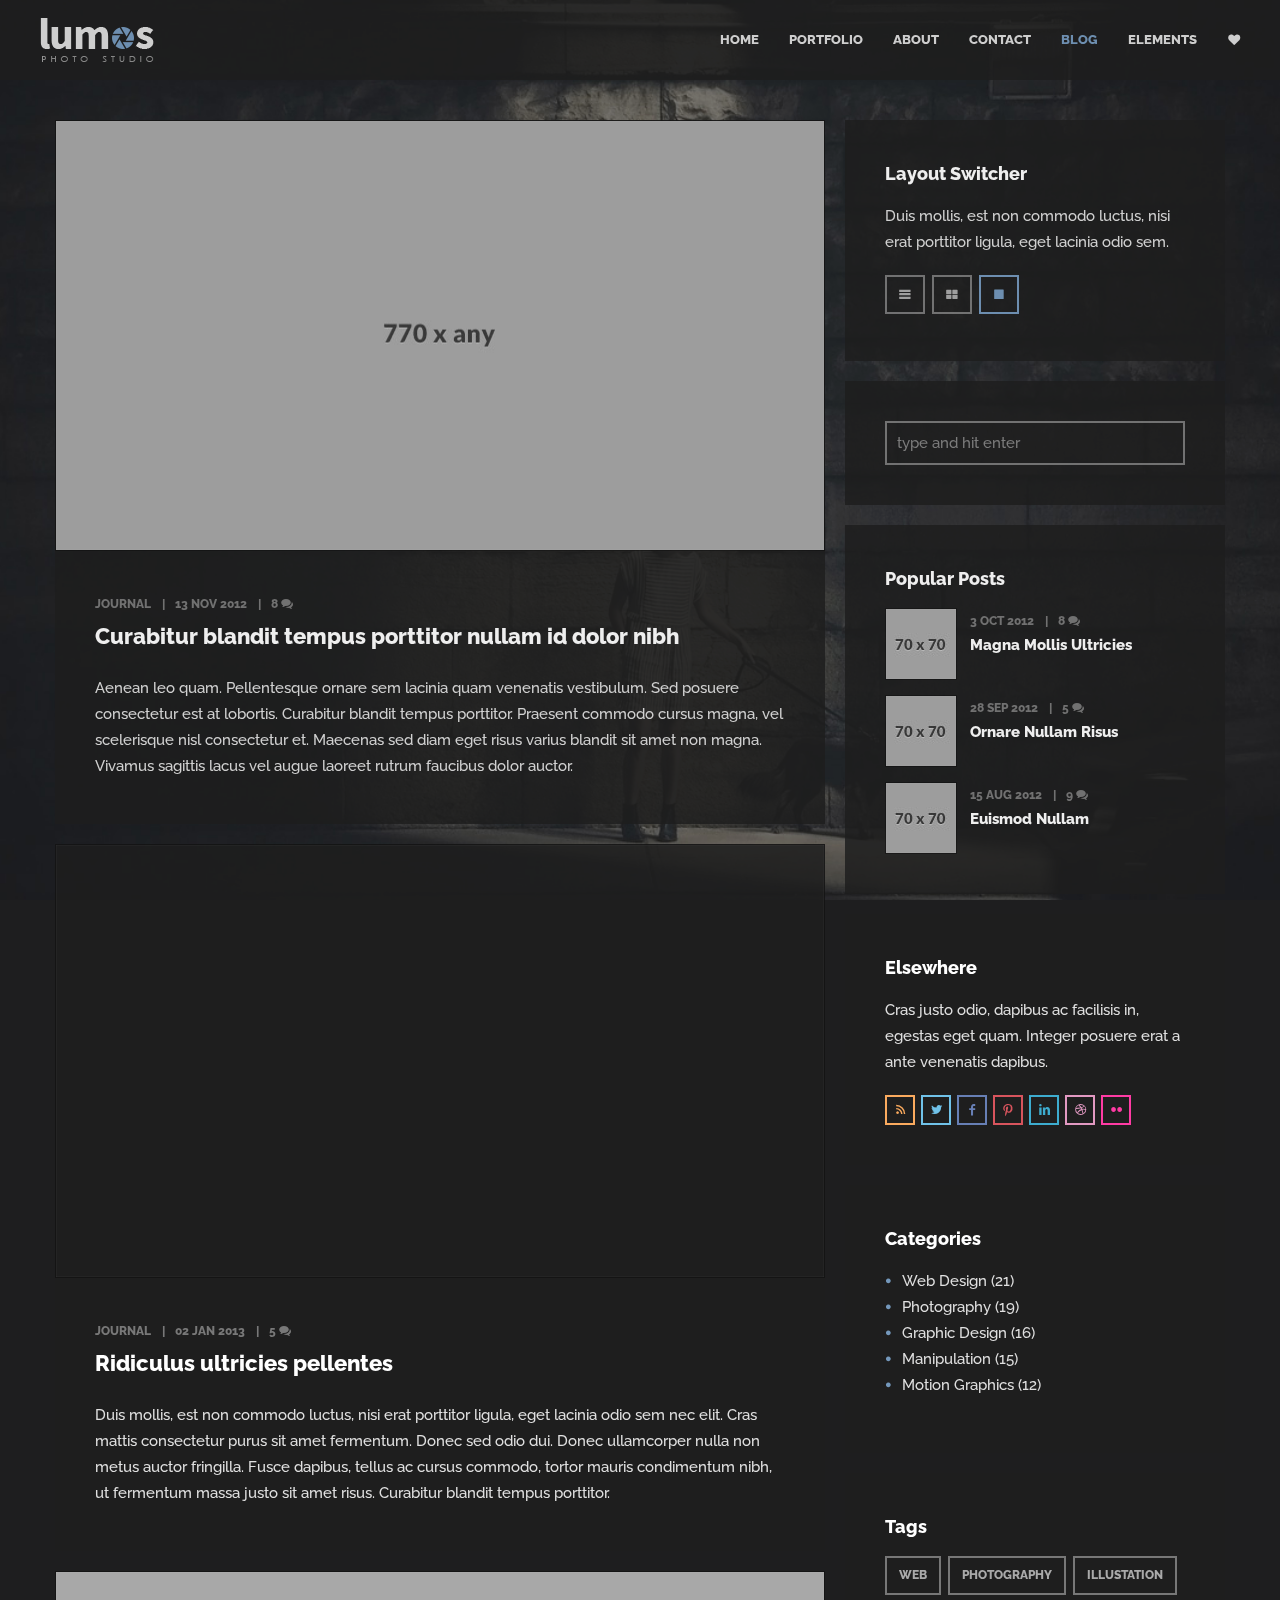
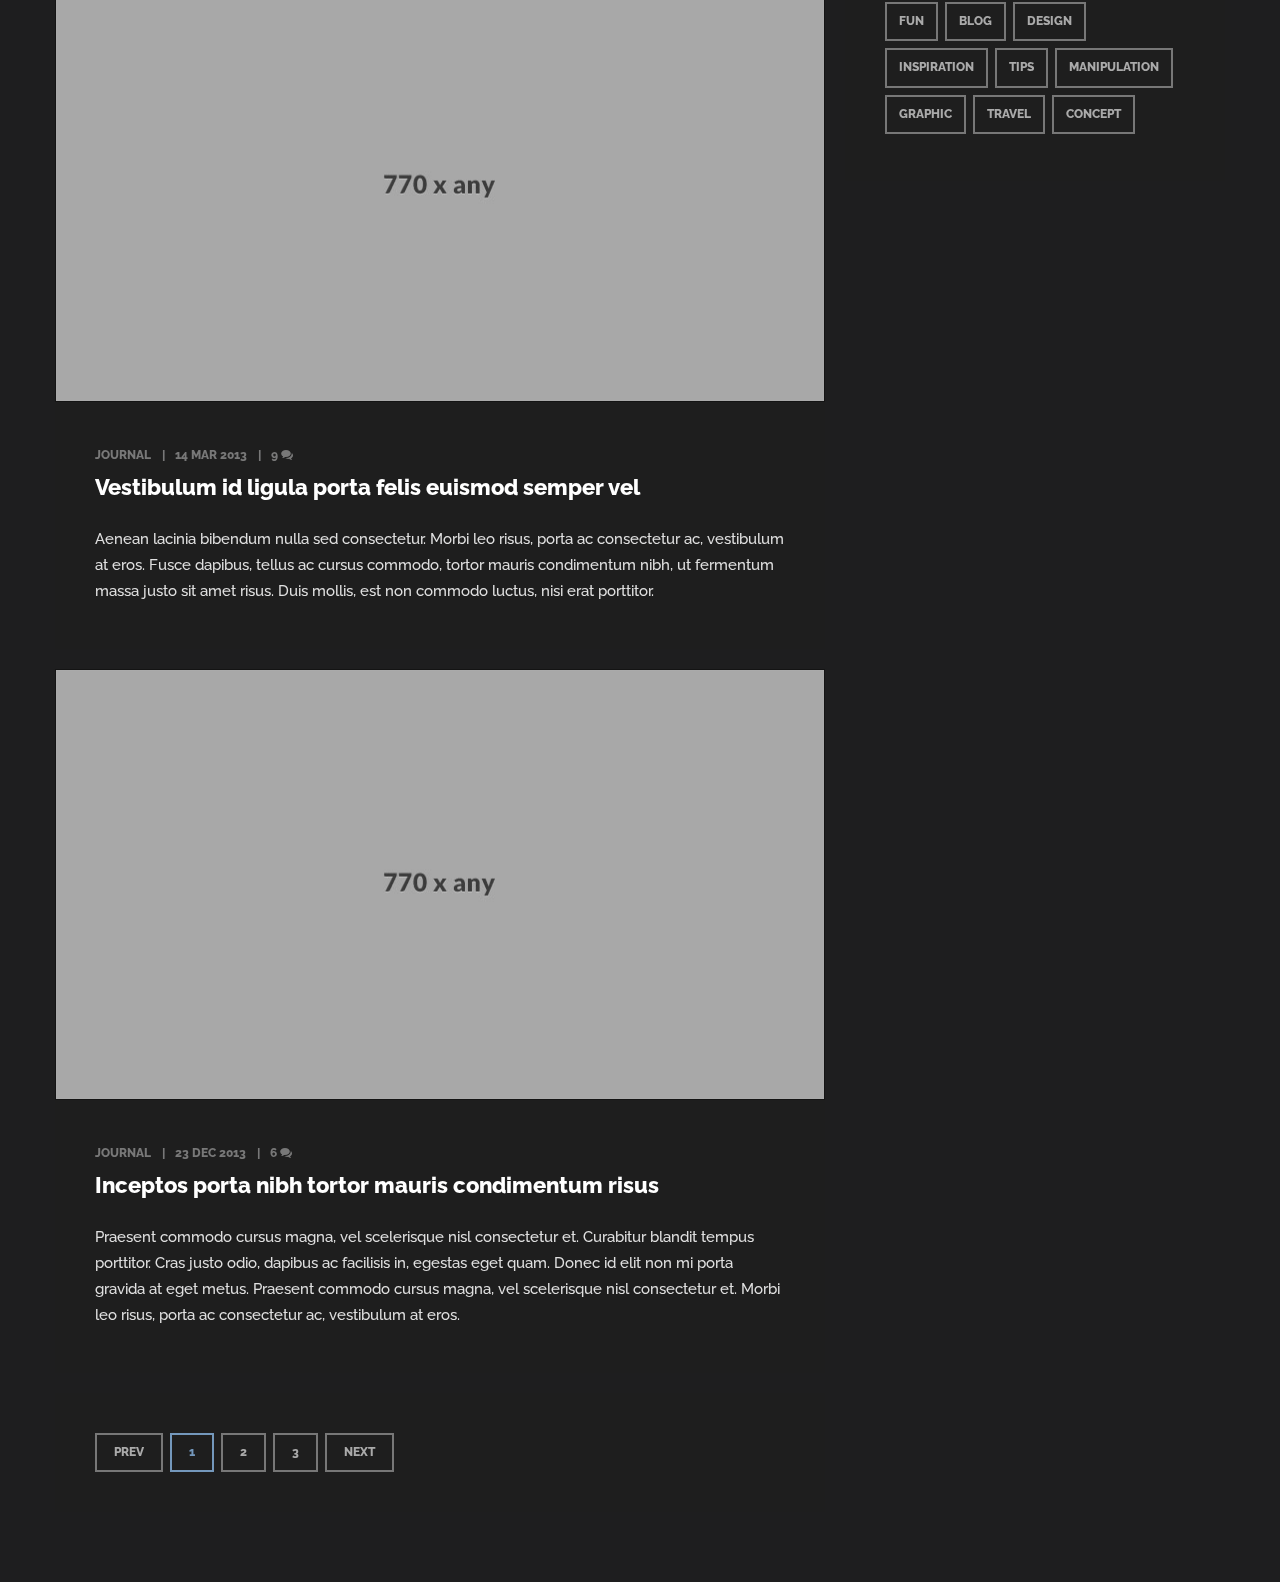
<file: blog3.html>
<!DOCTYPE html>
<html lang="en">
<head>
<meta charset="utf-8">
<meta name="viewport" content="width=device-width, initial-scale=1.0">
<meta name="description" content="">
<meta name="author" content="">
<link rel="shortcut icon" href="style/images/favicon.png">
<title>Lumos</title>
<!-- Bootstrap core CSS -->
<link href="style/css/bootstrap.min.css" rel="stylesheet">
<link href="style/css/plugins.css" rel="stylesheet">
<link href="style/css/prettify.css" rel="stylesheet">
<link href="style.css" rel="stylesheet">
<link href="style/css/color/blue.css" rel="stylesheet">
<link href='http://fonts.googleapis.com/css?family=Raleway:400,800,700,600,500,300' rel='stylesheet' type='text/css'>
<link href='http://fonts.googleapis.com/css?family=Libre+Baskerville:400,400italic' rel='stylesheet' type='text/css'>
<link href="style/type/fontello.css" rel="stylesheet">
<link href="style/type/budicons.css" rel="stylesheet">
<!-- HTML5 shim and Respond.js IE8 support of HTML5 elements and media queries -->
<!--[if lt IE 9]>
      <script src="style/js/html5shiv.js"></script>
      <script src="https://oss.maxcdn.com/libs/respond.js/1.3.0/respond.min.js"></script>
      <![endif]-->
</head>
<body class="full-layout">
<div id="preloader"><div id="status"><div class="spinner"></div></div></div>
<div class="body-wrapper">
  <nav class="navbar navbar-default" role="navigation">
    <div class="navbar-header"> <a class="btn responsive-menu" data-toggle="collapse" data-target=".navbar-collapse"><i></i></a>
      <div class="navbar-brand text-center"> <a href="index.html"><img src="style/images/logo.png" alt="" data-src="style/images/logo.png" data-ret="style/images/logo@2x.png" class="retina" /></a> </div>
      <!-- /.navbar-brand --> 
    </div>
    <!-- /.navbar-header -->
    <div class="collapse navbar-collapse">
      <ul class="nav navbar-nav">
        <li><a href="./#home">Home</a></li>
        <li><a href="./#portfolio">Portfolio</a></li>
        <li><a href="./#about">About</a></li>
        <li><a href="./#contact">Contact</a></li>
        <li class="current"><a href="./blog.html">Blog</a></li>
        <li><a href="./elements.html">Elements</a></li>
        <li><a href="#elsewhere" class="fancybox-inline" data-fancybox-width="325" data-fancybox-height="220"><i class="icon-heart-1"></i><span>Elsewhere</span></a></li>
      </ul>
      <!-- /.navbar-nav --> 
    </div>
    <!-- /.navbar-collapse -->
    <div id="elsewhere" style="display:none;">
      <h1>Me, Elsewhere</h1>
      <div class="divide20"></div>
      <ul class="social">
        <li><a href="#"><i class="icon-s-twitter"></i></a></li>
        <li><a href="#"><i class="icon-s-facebook"></i></a></li>
        <li><a href="#"><i class="icon-s-instagram"></i></a></li>
        <li><a href="#"><i class="icon-s-flickr"></i></a></li>
        <li><a href="#"><i class="icon-s-pinterest"></i></a></li>
        <li><a href="#"><i class="icon-s-linkedin"></i></a></li>
      </ul>
    </div>
    <!-- /#elsewhere --> 
  </nav>
  <!-- /.navbar -->
  
  <div class="container inner">
    <div class="blog classic-view row">
      <div class="col-md-8 col-sm-12 content">
        <div class="blog-posts">
          <div class="post box">
            <figure class="frame main"><a href="blog-post.html">
              <div class="text-overlay">
                <div class="info"><span>Read More</span></div>
              </div>
              <img src="style/images/art/b3-1.jpg" alt="" /></a></figure>
            <div class="meta"><span class="category">Journal</span><span class="date">13 Nov 2012</span><span class="comments"><a href="#">8 <i class="icon-chat-1"></i></a></span></div>
            <h2 class="post-title"><a href="blog-post.html">Curabitur blandit tempus porttitor nullam id dolor nibh</a></h2>
            <p>Aenean leo quam. Pellentesque ornare sem lacinia quam venenatis vestibulum. Sed posuere consectetur est at lobortis. Curabitur blandit tempus porttitor. Praesent commodo cursus magna, vel scelerisque nisl consectetur et. Maecenas sed diam eget risus varius blandit sit amet non magna. Vivamus sagittis lacus vel augue laoreet rutrum faucibus dolor auctor.</p>
          </div>
          <!-- /.post -->
          <div class="post box">
            <figure class="frame main player">
              <iframe src="http://player.vimeo.com/video/24496773?title=0&amp;byline=0&amp;portrait=0" width="604" height="340" frameborder="0" webkitAllowFullScreen mozallowfullscreen allowFullScreen></iframe>
            </figure>
            <div class="meta"><span class="category">Journal</span><span class="date">02 Jan 2013</span><span class="comments"><a href="#">5 <i class="icon-chat-1"></i></a></span></div>
            <h2 class="post-title"><a href="blog-post.html">Ridiculus ultricies pellentes</a></h2>
            <p>Duis mollis, est non commodo luctus, nisi erat porttitor ligula, eget lacinia odio sem nec elit. Cras mattis consectetur purus sit amet fermentum. Donec sed odio dui. Donec ullamcorper nulla non metus auctor fringilla. Fusce dapibus, tellus ac cursus commodo, tortor mauris condimentum nibh, ut fermentum massa justo sit amet risus. Curabitur blandit tempus porttitor.</p>
          </div>
          <!-- /.post -->
          <div class="post box">
            <figure class="frame main"><a href="blog-post.html">
              <div class="text-overlay">
                <div class="info"><span>Read More</span></div>
              </div>
              <img src="style/images/art/b3-2.jpg" alt="" /></a></figure>
            <div class="meta"><span class="category">Journal</span><span class="date">14 Mar 2013</span><span class="comments"><a href="#">9 <i class="icon-chat-1"></i></a></span></div>
            <h2 class="post-title"><a href="blog-post.html">Vestibulum id ligula porta felis euismod semper vel</a></h2>
            <p>Aenean lacinia bibendum nulla sed consectetur. Morbi leo risus, porta ac consectetur ac, vestibulum at eros. Fusce dapibus, tellus ac cursus commodo, tortor mauris condimentum nibh, ut fermentum massa justo sit amet risus. Duis mollis, est non commodo luctus, nisi erat porttitor.</p>
          </div>
          <!-- /.post -->
          <div class="post box">
            <figure class="frame main"><a href="blog-post.html">
              <div class="text-overlay">
                <div class="info"><span>Read More</span></div>
              </div>
              <img src="style/images/art/b3-3.jpg" alt="" /></a></figure>
            <div class="meta"><span class="category">Journal</span><span class="date">23 Dec 2013</span><span class="comments"><a href="#">6 <i class="icon-chat-1"></i></a></span></div>
            <h2 class="post-title"><a href="blog-post.html">Inceptos porta nibh tortor mauris condimentum risus</a></h2>
            <p>Praesent commodo cursus magna, vel scelerisque nisl consectetur et. Curabitur blandit tempus porttitor. Cras justo odio, dapibus ac facilisis in, egestas eget quam. Donec id elit non mi porta gravida at eget metus. Praesent commodo cursus magna, vel scelerisque nisl consectetur et. Morbi leo risus, porta ac consectetur ac, vestibulum at eros.</p>
          </div>
          <!-- /.post -->
        </div>
        <!-- /.blog-posts -->
        
        <div class="pagination box">
          <ul>
            <li><a href="#" class="btn">Prev</a></li>
            <li class="active"><a href="#" class="btn"><span>1</span></a></li>
            <li><a href="#" class="btn"><span>2</span></a></li>
            <li><a href="#" class="btn"><span>3</span></a></li>
            <li><a href="#" class="btn">Next</a></li>
          </ul>
        </div>
        <!-- /.pagination --> 
        
      </div>
      <!-- /.content -->
      
      <aside class="col-md-4 col-sm-12 sidebar">
        <div class="sidebox box widget">
          <h3 class="widget-title section-title">Layout Switcher</h3>
          <p>Duis mollis, est non commodo luctus, nisi erat porttitor ligula, eget lacinia odio sem.</p>
          <ul class="layout-switcher">
            <li><a href="blog.html" class="btn btn-small hint--top" data-hint="List View"><i class="icon-menu-1"></i></a></li>
            <li><a href="blog2.html" class="btn btn-small hint--top" data-hint="Grid View"><i class="icon-th-large"></i></a></li>
            <li><a href="blog3.html" class="btn btn-small hint--top active" data-hint="Classic View"><i class="icon-stop-1"></i></a></li>
          </ul>
        </div>
        <!-- /.widget -->
        
        <div class="sidebox box widget">
          <form class="searchform" method="get">
            <input type="text" id="s2" name="s" value="type and hit enter" onfocus="this.value=''" onblur="this.value='type and hit enter'"/>
          </form>
        </div>
        <!-- /.widget -->
        
        <div class="sidebox box widget">
          <h3 class="widget-title section-title">Popular Posts</h3>
          <ul class="post-list">
            <li>
              <figure class="frame pull-left">
                <div class="icon-overlay"><a href="blog-post.html"><img src="style/images/art/a1.jpg" alt="" /> </a></div>
              </figure>
              <div class="meta"> <em><span class="date">3 Oct 2012</span><span class="comments"><a href="#">8 <i class="icon-chat-1"></i></a></span></em>
                <h5><a href="blog-post.html">Magna Mollis Ultricies</a></h5>
              </div>
            </li>
            <li>
              <figure class="frame pull-left">
                <div class="icon-overlay"><a href="blog-post.html"><img src="style/images/art/a2.jpg" alt="" /> </a></div>
              </figure>
              <div class="meta"> <em><span class="date">28 Sep 2012</span><span class="comments"><a href="#">5 <i class="icon-chat-1"></i></a></span></em>
                <h5><a href="blog-post.html">Ornare Nullam Risus</a></h5>
              </div>
            </li>
            <li>
              <figure class="frame pull-left">
                <div class="icon-overlay"><a href="blog-post.html"><img src="style/images/art/a3.jpg" alt="" /> </a></div>
              </figure>
              <div class="meta"> <em><span class="date">15 Aug 2012</span><span class="comments"><a href="#">9 <i class="icon-chat-1"></i></a></span></em>
                <h5><a href="blog-post.html">Euismod Nullam</a></h5>
              </div>
            </li>
          </ul>
          <!-- /.post-list --> 
        </div>
        <!-- /.widget -->
        
        <div class="sidebox box widget">
          <h3 class="widget-title section-title">Elsewhere</h3>
          <p>Cras justo odio, dapibus ac facilisis in, egestas eget quam. Integer posuere erat a ante venenatis dapibus.</p>
          <ul class="social">
            <li><a href="#"><i class="icon-s-rss"></i></a></li>
            <li><a href="#"><i class="icon-s-twitter"></i></a></li>
            <li><a href="#"><i class="icon-s-facebook"></i></a></li>
            <li><a href="#"><i class="icon-s-pinterest"></i></a></li>
            <li><a href="#"><i class="icon-s-linkedin"></i></a></li>
            <li><a href="#"><i class="icon-s-dribbble"></i></a></li>
            <li><a href="#"><i class="icon-s-flickr"></i></a></li>
          </ul>
          <div class="clearfix"></div>
        </div>
        <!-- /.widget -->
        
        <div class="sidebox box widget">
          <h3 class="widget-title section-title">Categories</h3>
          <ul class="circled">
            <li><a href="#">Web Design (21)</a></li>
            <li><a href="#">Photography (19)</a></li>
            <li><a href="#">Graphic Design (16)</a></li>
            <li><a href="#">Manipulation (15)</a></li>
            <li><a href="#">Motion Graphics (12)</a></li>
          </ul>
        </div>
        <!-- /.widget -->
        
        <div class="sidebox box widget">
          <h3 class="widget-title section-title">Tags</h3>
          <ul class="tag-list">
            <li><a href="#" class="btn">Web</a></li>
            <li><a href="#" class="btn">Photography</a></li>
            <li><a href="#" class="btn">Illustation</a></li>
            <li><a href="#" class="btn">Fun</a></li>
            <li><a href="#" class="btn">Blog</a></li>
            <li><a href="#" class="btn">Design</a></li>
            <li><a href="#" class="btn">Inspiration</a></li>
            <li><a href="#" class="btn">Tips</a></li>
            <li><a href="#" class="btn">Manipulation</a></li>
            <li><a href="#" class="btn">Graphic</a></li>
            <li><a href="#" class="btn">Travel</a></li>
            <li><a href="#" class="btn">Concept</a></li>
          </ul>
          <!-- /.tag-list -->    
        </div>
        <!-- /.widget --> 
        
      </aside>
      <!-- /column .sidebar --> 
      
    </div>
    <!-- /.blog --> 
    
  </div>
  <!-- /.container --> 
</div>
<!-- /.body-wrapper --> 
<script src="style/js/jquery.min.js"></script> 
<script src="style/js/bootstrap.min.js"></script> 
<script src="style/js/jquery.themepunch.tools.min.js"></script> 
<script src="style/js/classie.js"></script> 
<script src="style/js/plugins.js"></script> 
<script src="style/js/scripts.js"></script>    
<script>
	$.backstretch(["style/images/art/bg2.jpg"]);
</script>
</body>
</html>
</file>
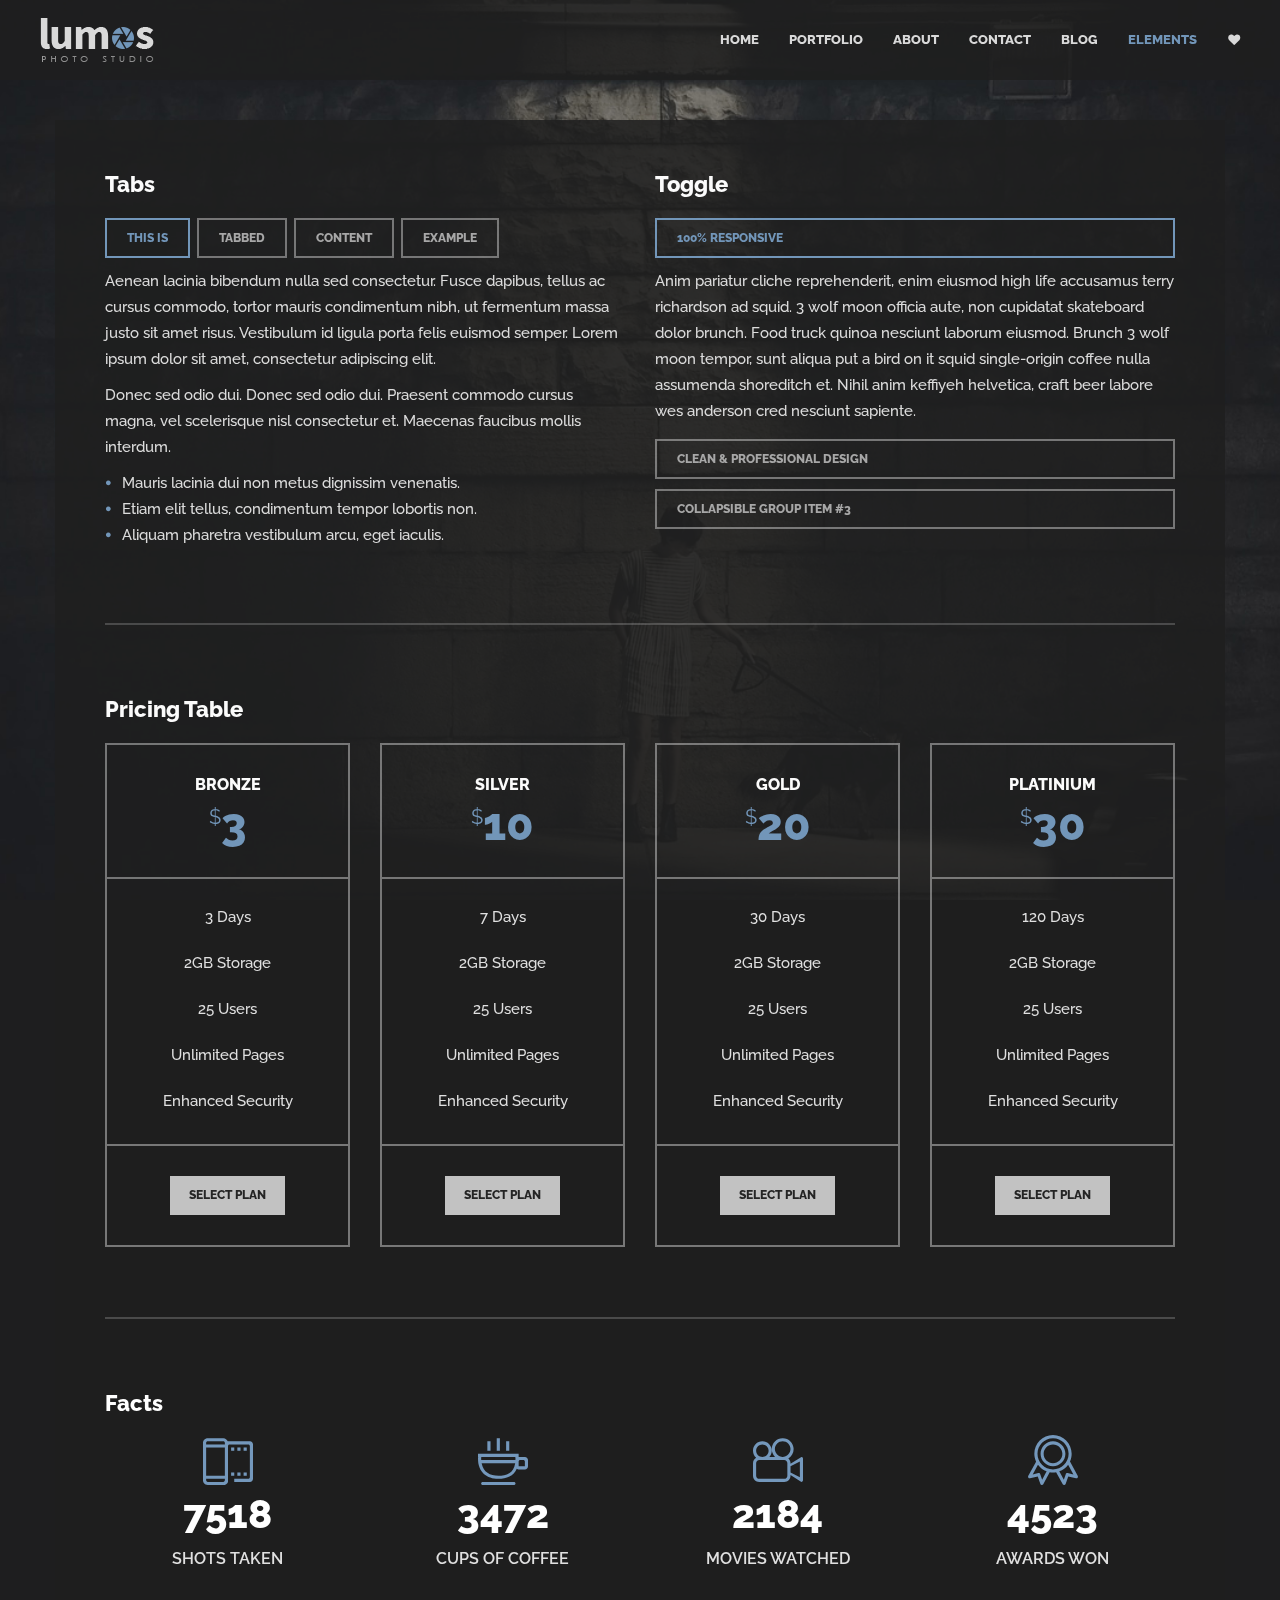
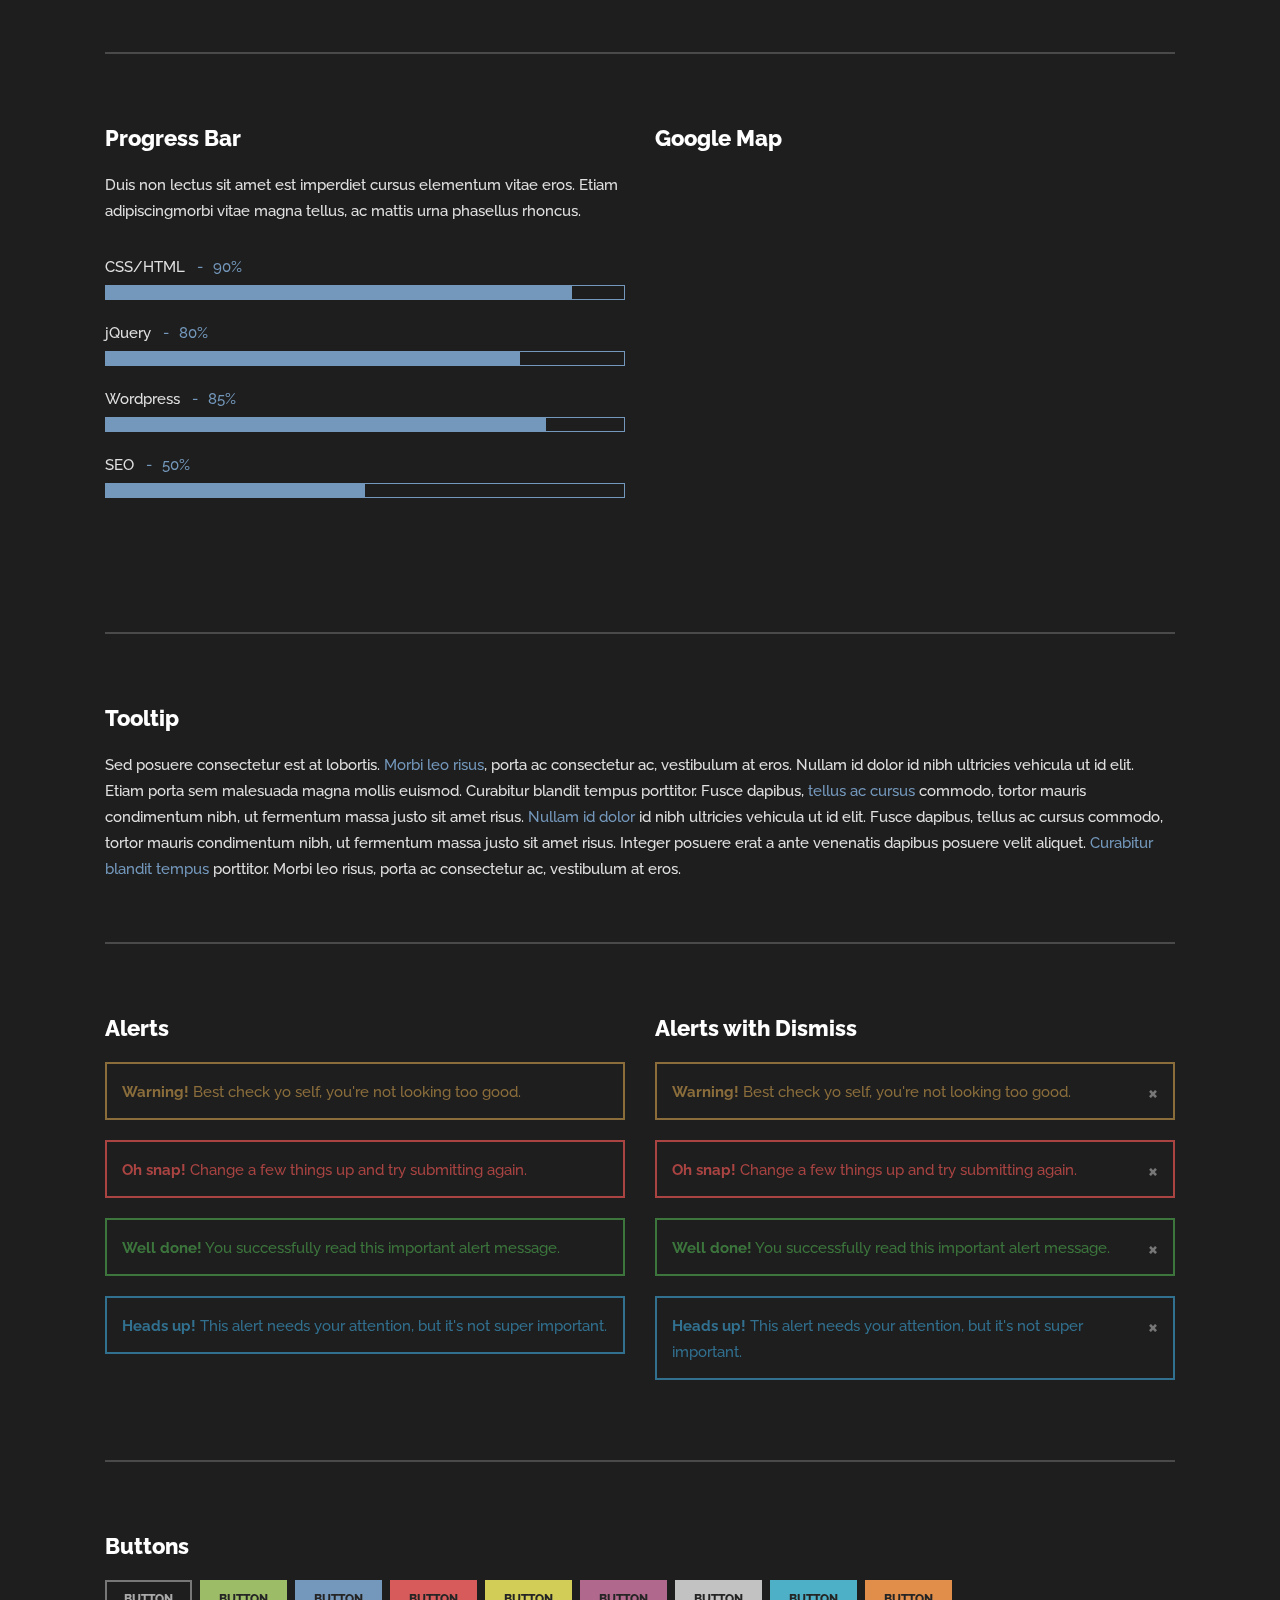
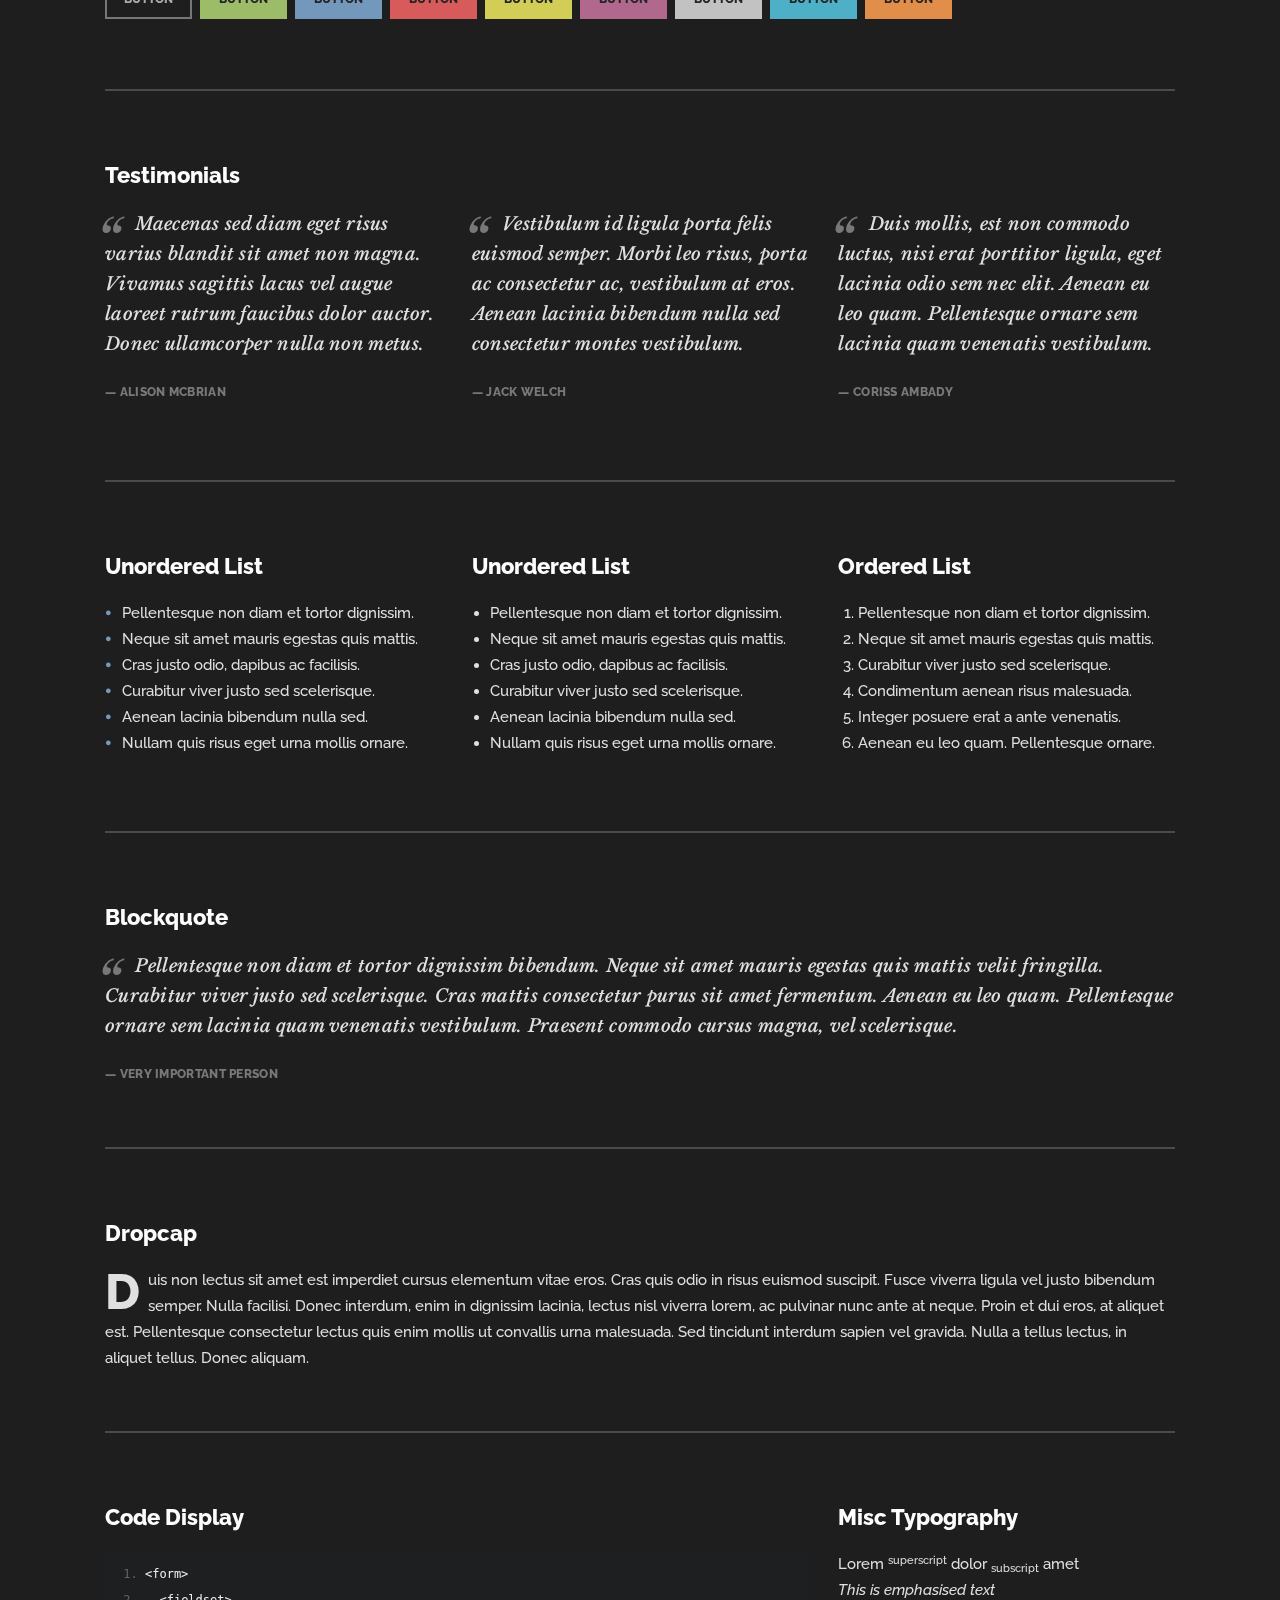
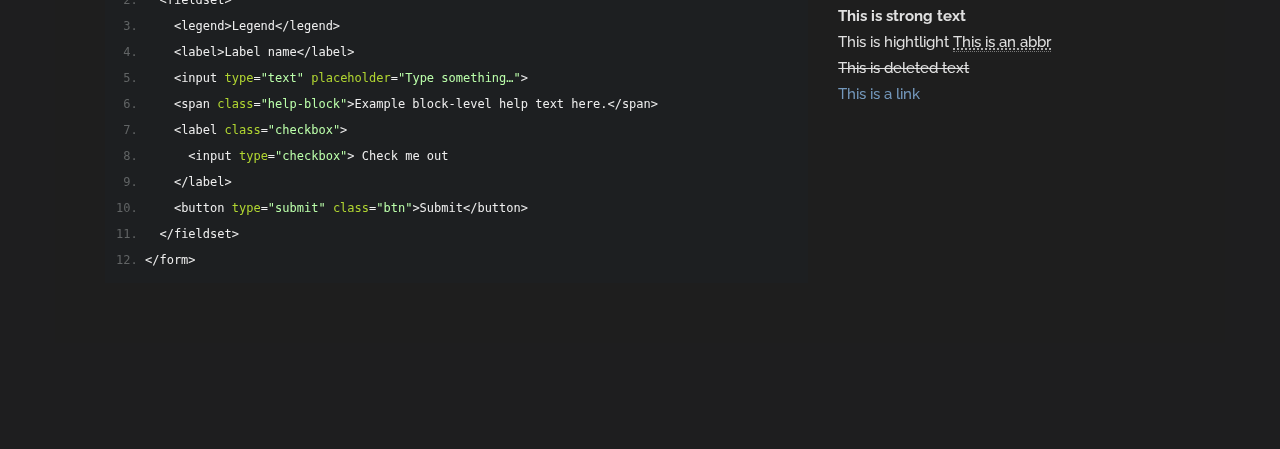
<file: elements.html>
<!DOCTYPE html>
<html lang="en">
<head>
<meta charset="utf-8">
<meta name="viewport" content="width=device-width, initial-scale=1.0">
<meta name="description" content="">
<meta name="author" content="">
<link rel="shortcut icon" href="style/images/favicon.png">
<title>Lumos</title>
<!-- Bootstrap core CSS -->
<link href="style/css/bootstrap.min.css" rel="stylesheet">
<link href="style/css/plugins.css" rel="stylesheet">
<link href="style/css/prettify.css" rel="stylesheet">
<link href="style.css" rel="stylesheet">
<link href="style/css/color/blue.css" rel="stylesheet">
<link href='http://fonts.googleapis.com/css?family=Raleway:400,800,700,600,500,300' rel='stylesheet' type='text/css'>
<link href='http://fonts.googleapis.com/css?family=Libre+Baskerville:400,400italic' rel='stylesheet' type='text/css'>
<link href="style/type/fontello.css" rel="stylesheet">
<link href="style/type/budicons.css" rel="stylesheet">
<!-- HTML5 shim and Respond.js IE8 support of HTML5 elements and media queries -->
<!--[if lt IE 9]>
      <script src="style/js/html5shiv.js"></script>
      <script src="https://oss.maxcdn.com/libs/respond.js/1.3.0/respond.min.js"></script>
      <![endif]-->
</head>
<body class="full-layout">
<div id="preloader"><div id="status"><div class="spinner"></div></div></div>
<div class="body-wrapper">
  <nav class="navbar navbar-default" role="navigation">
    <div class="navbar-header"> <a class="btn responsive-menu" data-toggle="collapse" data-target=".navbar-collapse"><i></i></a>
      <div class="navbar-brand text-center"> <a href="index.html"><img src="style/images/logo.png" alt="" data-src="style/images/logo.png" data-ret="style/images/logo@2x.png" class="retina" /></a> </div>
      <!-- /.navbar-brand --> 
    </div>
    <!-- /.navbar-header -->
    <div class="collapse navbar-collapse">
      <ul class="nav navbar-nav">
        <li><a href="./#home">Home</a></li>
        <li><a href="./#portfolio">Portfolio</a></li>
        <li><a href="./#about">About</a></li>
        <li><a href="./#contact">Contact</a></li>
        <li><a href="./blog.html">Blog</a></li>
        <li class="current"><a href="./elements.html">Elements</a></li>
        <li><a href="#elsewhere" class="fancybox-inline" data-fancybox-width="325" data-fancybox-height="220"><i class="icon-heart-1"></i><span>Elsewhere</span></a></li>
      </ul>
      <!-- /.navbar-nav --> 
    </div>
    <!-- /.navbar-collapse -->
    <div id="elsewhere" style="display:none;">
      <h1>Me, Elsewhere</h1>
      <div class="divide20"></div>
      <ul class="social">
        <li><a href="#"><i class="icon-s-twitter"></i></a></li>
        <li><a href="#"><i class="icon-s-facebook"></i></a></li>
        <li><a href="#"><i class="icon-s-instagram"></i></a></li>
        <li><a href="#"><i class="icon-s-flickr"></i></a></li>
        <li><a href="#"><i class="icon-s-pinterest"></i></a></li>
        <li><a href="#"><i class="icon-s-linkedin"></i></a></li>
      </ul>
    </div>
    <!-- /#elsewhere --> 
  </nav>
  <!-- /.navbar -->
  
  <div class="page">
  <div class="container">
    <section>
    <div class="box">
      <div class="row">   
        <div class="col-sm-6">
          <h3 class="section-title">Tabs</h3>
          <div class="tabs tabs-top left tab-container">
            <ul class="etabs">
              <li class="tab"><a href="#tab-1">This is</a></li>
              <li class="tab"><a href="#tab-2">Tabbed</a></li>
              <li class="tab"><a href="#tab-3">Content</a></li>
              <li class="tab"><a href="#tab-4">Example</a></li>
            </ul>
            <!-- /.etabs -->
            <div class="panel-container">
              <div class="tab-block" id="tab-1">
                <p>Aenean lacinia bibendum nulla sed consectetur. Fusce dapibus, tellus ac cursus commodo, tortor mauris condimentum nibh, ut fermentum massa justo sit amet risus. Vestibulum id ligula porta felis euismod semper. Lorem ipsum dolor sit amet, consectetur adipiscing elit. </p>
                <p>Donec sed odio dui. Donec sed odio dui. Praesent commodo cursus magna, vel scelerisque nisl consectetur et. Maecenas faucibus mollis interdum.</p>
                <ul class="circled">
                  <li>Mauris lacinia dui non metus dignissim venenatis.</li>
                  <li>Etiam elit tellus, condimentum tempor lobortis non.</li>
                  <li>Aliquam pharetra vestibulum arcu, eget iaculis. </li>
                </ul>
              </div>
              <!-- /.tab-block -->
              <div class="tab-block" id="tab-2">
                <p>Nullam quis risus eget urna mollis ornare vel eu leo. Donec sed odio dui. Donec ullamcorper nulla non metus auctor fringilla. Lorem ipsum dolor sit amet, consectetur adipiscing elit. Lorem ipsum dolor sit amet, consectetur adipiscing elit. Vestibulum id ligula porta felis euismod semper. Cras mattis consectetur purus sit amet fermentum. Aenean eu leo quam. Pellentesque ornare sem lacinia quam venenatis vestibulum. Maecenas faucibus mollis interdum. </p>
              </div>
              <!-- /.tab-block -->
              <div class="tab-block" id="tab-3">
                <p>Nullam id dolor id nibh ultricies vehicula ut id elit. Donec sed odio dui. Lorem ipsum dolor sit amet, consectetur adipiscing elit. Nulla vitae elit libero, a pharetra augue. Aenean lacinia bibendum nulla sed consectetur. </p>
                <p>Cras justo odio, dapibus ac facilisis in, egestas eget quam. Donec ullamcorper nulla non metus auctor fringilla. Fusce dapibus, tellus ac cursus commodo, tortor mauris condimentum nibh, ut fermentum massa justo sit amet risus. </p>
              </div>
              <!-- /.tab-block -->
              <div class="tab-block" id="tab-4">
                <p>Vivamus sagittis lacus vel augue laoreet rutrum faucibus dolor auctor. Cum sociis natoque penatibus et magnis dis parturient montes, nascetur ridiculus mus. Integer posuere erat a ante venenatis dapibus posuere velit aliquet.</p>
                <p>Donec id elit non mi porta gravida at eget metus. Lorem ipsum dolor sit amet, consectetur adipiscing elit. Praesent commodo cursus magna, vel scelerisque nisl consectetur et. Cras justo odio, dapibus ac facilisis in, egestas eget quam. Donec sed odio dui.</p>
              </div>
              <!-- /.tab-block --> 
            </div>
            <!-- /.panel-container --> 
          </div>
          <!-- /.tabs --> 
        </div>
        <!-- /column -->
        <div class="col-sm-6">
          <h3 class="section-title">Toggle</h3>
          <div class="panel-group" id="accordion">
            <div class="panel panel-default">
              <div class="panel-heading">
                <h4 class="panel-title"> <a data-toggle="collapse" class="panel-toggle active" data-parent="#accordion" href="#collapseOne"> 100% Responsive </a> </h4>
              </div>
              <div id="collapseOne" class="panel-collapse collapse in">
                <div class="panel-body"> Anim pariatur cliche reprehenderit, enim eiusmod high life accusamus terry richardson ad squid. 3 wolf moon officia aute, non cupidatat skateboard dolor brunch. Food truck quinoa nesciunt laborum eiusmod. Brunch 3 wolf moon tempor, sunt aliqua put a bird on it squid single-origin coffee nulla assumenda shoreditch et. Nihil anim keffiyeh helvetica, craft beer labore wes anderson cred nesciunt sapiente. </div>
              </div>
            </div>
            <div class="panel panel-default">
              <div class="panel-heading">
                <h4 class="panel-title"> <a data-toggle="collapse" class="panel-toggle" data-parent="#accordion" href="#collapseTwo"> Clean & Professional Design </a> </h4>
              </div>
              <div id="collapseTwo" class="panel-collapse collapse">
                <div class="panel-body"> Anim pariatur cliche reprehenderit, enim eiusmod high life accusamus terry richardson ad squid. 3 wolf moon officia aute, non cupidatat skateboard dolor brunch. Food truck quinoa nesciunt laborum eiusmod. Brunch 3 wolf moon tempor, sunt aliqua put a bird on it squid single-origin coffee nulla assumenda shoreditch et. Nihil anim keffiyeh helvetica, craft beer labore wes anderson cred nesciunt sapiente ea proident. Ad vegan excepteur butcher vice lomo. Leggings occaecat craft beer farm-to-table, raw denim aesthetic synth nesciunt you probably haven't heard of them accusamus labore sustainable VHS. </div>
              </div>
            </div>
            <div class="panel panel-default">
              <div class="panel-heading">
                <h4 class="panel-title"> <a data-toggle="collapse" class="panel-toggle" data-parent="#accordion" href="#collapseThree"> Collapsible Group Item #3 </a> </h4>
              </div>
              <div id="collapseThree" class="panel-collapse collapse">
                <div class="panel-body"> Anim pariatur cliche reprehenderit, enim eiusmod high life accusamus terry richardson ad squid. 3 wolf moon officia aute, non cupidatat skateboard dolor brunch. Food truck quinoa nesciunt laborum eiusmod. Brunch 3 wolf moon tempor, sunt aliqua put a bird on it squid single-origin coffee nulla assumenda shoreditch et. Nihil anim keffiyeh helvetica, craft beer labore wes anderson cred nesciunt sapiente ea proident. Ad vegan excepteur butcher vice lomo. Leggings occaecat craft beer farm-to-table, raw denim aesthetic synth nesciunt you probably haven't heard of them accusamus labore sustainable VHS. </div>
              </div>
            </div>
          </div>
        </div>
        <!-- /column -->
        
      </div>
      <!-- /.row -->
      
      
      
      <hr />
      
      <h3 class="section-title">Pricing Table</h3>
      <div class="pricing row">
        <div class="col-md-3 col-sm-6">
          <div class="plan">
            <h3>Bronze</h3>
            <h4><span class="amount"><span>$</span>3</span></h4>
            <div class="features">
              <ul>
                <li>3 Days</li>
                <li>2GB Storage</li>
                <li>25 Users</li>
                <li>Unlimited Pages</li>
                <li>Enhanced Security</li>
              </ul>
            </div>
            <div class="select">
              <div> <a href="#" class="btn btn-gray">Select Plan</a> </div>
            </div>
          </div>
        </div>
        <!-- /column -->
        <div class="col-md-3 col-sm-6">
          <div class="plan">
            <h3> <span class="featured f1"></span> Silver </h3>
            <h4><span class="amount"><span>$</span>10</span></h4>
            <div class="features">
              <ul>
                <li>7 Days</li>
                <li>2GB Storage</li>
                <li>25 Users</li>
                <li>Unlimited Pages</li>
                <li>Enhanced Security</li>
              </ul>
              <div class="select">
                <div> <a href="#" class="btn btn-gray">Select Plan</a> </div>
              </div>
            </div>
          </div>
        </div>
        <!-- /column -->
        <div class="col-md-3 col-sm-6">
          <div class="plan">
            <h3>Gold</h3>
            <h4><span class="amount"><span>$</span>20</span></h4>
            <div class="features">
              <ul>
                <li>30 Days</li>
                <li>2GB Storage</li>
                <li>25 Users</li>
                <li>Unlimited Pages</li>
                <li>Enhanced Security</li>
              </ul>
              <div class="select">
                <div> <a href="#" class="btn btn-gray">Select Plan</a> </div>
              </div>
            </div>
          </div>
        </div>
        <!-- /column -->
        <div class="col-md-3 col-sm-6">
          <div class="plan">
            <h3>Platinium</h3>
            <h4><span class="amount"><span>$</span>30</span></h4>
            <div class="features">
              <ul>
                <li>120 Days</li>
                <li>2GB Storage</li>
                <li>25 Users</li>
                <li>Unlimited Pages</li>
                <li>Enhanced Security</li>
              </ul>
              <div class="select">
                <div> <a href="#" class="btn btn-gray">Select Plan</a> </div>
              </div>
            </div>
          </div>
        </div>
        <!-- /column --> 
      </div>
      <!-- /.pricing  -->
      
      <hr />
      
      <h3 class="section-title">Facts</h3>
      <div class="row text-center services-3 facts">
        <div class="col-sm-3">
          <div class="col-wrapper"> <i class="budicon-video-2"></i>
            <h4>7518</h4>
            <p>Shots Taken</p>
          </div>
        </div>
        <div class="col-sm-3">
          <div class="col-wrapper"> <i class="budicon-coffee"></i>
            <h4>3472</h4>
            <p>Cups of Coffee</p>
          </div>
        </div>
        <div class="col-sm-3">
          <div class="col-wrapper"> <i class="budicon-video"></i>
            <h4>2184</h4>
            <p>Movies Watched</p>
          </div>
        </div>
        <div class="col-sm-3">
          <div class="col-wrapper"> <i class="budicon-award-1"></i>
            <h4>4523</h4>
            <p>Awards Won</p>
          </div>
        </div>
      </div>
      
      <hr />
      
      <div class="row">
        <div class="col-sm-6">
          <h3 class="section-title">Progress Bar</h3>
          <p>Duis non lectus sit amet est imperdiet cursus elementum vitae eros. Etiam adipiscingmorbi vitae magna tellus, ac mattis urna phasellus rhoncus.</p>
          <div class="divide10"></div>
          <ul class="progress-list">
            <li>
              <p>CSS/HTML <em>90%</em></p>
              <div class="progress plain">
                <div class="bar" style="width: 90%;"></div>
              </div>
            </li>
            <li>
              <p>jQuery <em>80%</em></p>
              <div class="progress plain">
                <div class="bar" style="width: 80%;"></div>
              </div>
            </li>
            <li>
              <p>Wordpress <em>85%</em></p>
              <div class="progress plain">
                <div class="bar" style="width: 85%;"></div>
              </div>
            </li>
            <li>
              <p>SEO <em>50%</em></p>
              <div class="progress plain">
                <div class="bar" style="width: 50%;"></div>
              </div>
            </li>
          </ul>
          <!-- /.progress-list --> 
        </div>
        <!--/column -->
        <div class="col-sm-6">
          <h3 class="section-title">Google Map</h3>
          <iframe src="https://www.google.com/maps/embed?pb=!1m14!1m8!1m3!1d2499.4483800426133!2d3.2241689!3d51.2108153!3m2!1i1024!2i768!4f13.1!3m3!1m2!1s0x47c350cfcf934d7d%3A0xa4d8f385ffa7d70b!2sChoco-Story!5e0!3m2!1sen!2str!4v1534408440419" width="100%" height="400" frameborder="0" style="border:0; display:block;" allowfullscreen></iframe>
        </div>
        <!--/column --> 
        
      </div>
      <!--/.row -->
      
      <hr />
      
      <h3 class="section-title">Tooltip</h3>
      <p>Sed posuere consectetur est at lobortis. <a href="#" title="Tooltip on top" data-rel="tooltip" data-placement="top">Morbi leo risus</a>, porta ac consectetur ac, vestibulum at eros. Nullam id dolor id nibh ultricies vehicula ut id elit. Etiam porta sem malesuada magna mollis euismod. Curabitur blandit tempus porttitor. Fusce dapibus, <a href="#" title="Tooltip on bottom" data-rel="tooltip" data-placement="bottom">tellus ac cursus</a> commodo, tortor mauris condimentum nibh, ut fermentum massa justo sit amet risus. <a href="#" title="Tooltip on left" data-rel="tooltip" data-placement="left">Nullam id dolor</a> id nibh ultricies vehicula ut id elit. Fusce dapibus, tellus ac cursus commodo, tortor mauris condimentum nibh, ut fermentum massa justo sit amet risus. Integer posuere erat a ante venenatis dapibus posuere velit aliquet. <a href="#" title="Tooltip on right" data-rel="tooltip" data-placement="right">Curabitur blandit tempus</a> porttitor. Morbi leo risus, porta ac consectetur ac, vestibulum at eros.</p>
      <hr />
      <div class="row">
        <div class="col-sm-6">
          <h3 class="section-title">Alerts</h3>
          <div class="alert alert-warning"> <strong>Warning!</strong> Best check yo self, you're not looking too good. </div>
          <div class="alert alert-danger"> <strong>Oh snap!</strong> Change a few things up and try submitting again. </div>
          <div class="alert alert-success"> <strong>Well done!</strong> You successfully read this important alert message. </div>
          <div class="alert alert-info"> <strong>Heads up!</strong> This alert needs your attention, but it's not super important. </div>
        </div>
        <!-- /.col-sm-6 -->
        <div class="col-sm-6">
          <h3 class="section-title">Alerts with Dismiss</h3>
          <div class="alert alert-warning">
            <button type="button" class="close" data-dismiss="alert">&times;</button>
            <strong>Warning!</strong> Best check yo self, you're not looking too good. </div>
          <div class="alert alert-danger">
            <button type="button" class="close" data-dismiss="alert">&times;</button>
            <strong>Oh snap!</strong> Change a few things up and try submitting again. </div>
          <div class="alert alert-success">
            <button type="button" class="close" data-dismiss="alert">&times;</button>
            <strong>Well done!</strong> You successfully read this important alert message. </div>
          <div class="alert alert-info">
            <button type="button" class="close" data-dismiss="alert">&times;</button>
            <strong>Heads up!</strong> This alert needs your attention, but it's not super important. </div>
        </div>
        <!-- /.col-sm-6 --> 
      </div>
      <!-- /.row -->
      
      <hr />
      
      <h3 class="section-title">Buttons</h3>
      <a href="#" class="btn">Button</a> <a href="#" class="btn btn-green">Button</a> <a href="#" class="btn btn-blue">Button</a> <a href="#" class="btn btn-red">Button</a> <a href="#" class="btn btn-yellow">Button</a> <a href="#" class="btn btn-pink">Button</a> <a href="#" class="btn btn-gray">Button</a> <a href="#" class="btn btn-aqua">Button</a> <a href="#" class="btn btn-orange">Button</a>
      <hr />
      <h3 class="section-title">Testimonials</h3>
      <div class="testimonials row">
        <div class="col-sm-4">
          <blockquote>
            <p>Maecenas sed diam eget risus varius blandit sit amet non magna. Vivamus sagittis lacus vel augue laoreet rutrum faucibus dolor auctor. Donec ullamcorper nulla non metus. </p>
            <small>Alison McBrian</small> </blockquote>
        </div>
        <div class="col-sm-4">
          <blockquote>
            <p>Vestibulum id ligula porta felis euismod semper. Morbi leo risus, porta ac consectetur ac, vestibulum at eros. Aenean lacinia bibendum nulla sed consectetur montes vestibulum. </p>
            <small>Jack Welch</small> </blockquote>
        </div>
        <div class="col-sm-4">
          <blockquote>
            <p>Duis mollis, est non commodo luctus, nisi erat porttitor ligula, eget lacinia odio sem nec elit. Aenean eu leo quam. Pellentesque ornare sem lacinia quam venenatis vestibulum. </p>
            <small>Coriss Ambady</small> </blockquote>
        </div>
      </div>
      
      <hr />
      
      <div class="row">
        <div class="col-sm-4">
          <h3 class="section-title">Unordered List</h3>
          <ul class="circled">
            <li>Pellentesque non diam et tortor dignissim. </li>
            <li>Neque sit amet mauris egestas quis mattis. </li>
            <li>Cras justo odio, dapibus ac facilisis.</li>
            <li>Curabitur viver justo sed scelerisque.</li>
            <li>Aenean lacinia bibendum nulla sed.</li>
            <li>Nullam quis risus eget urna mollis ornare.</li>
          </ul>
        </div>
        <!-- /column -->
        <div class="col-sm-4">
          <h3 class="section-title">Unordered List</h3>
          <ul>
            <li>Pellentesque non diam et tortor dignissim. </li>
            <li>Neque sit amet mauris egestas quis mattis. </li>
            <li>Cras justo odio, dapibus ac facilisis.</li>
            <li>Curabitur viver justo sed scelerisque.</li>
            <li>Aenean lacinia bibendum nulla sed.</li>
            <li>Nullam quis risus eget urna mollis ornare.</li>
          </ul>
        </div>
        <!-- /column -->
        <div class="col-sm-4">
          <h3 class="section-title">Ordered List</h3>
          <ol>
            <li>Pellentesque non diam et tortor dignissim. </li>
            <li>Neque sit amet mauris egestas quis mattis. </li>
            <li>Curabitur viver justo sed scelerisque.</li>
            <li>Condimentum aenean risus malesuada.</li>
            <li>Integer posuere erat a ante venenatis.</li>
            <li>Aenean eu leo quam. Pellentesque ornare.</li>
          </ol>
        </div>
        <!-- /column --> 
      </div>
      <!-- /.row -->
      
      <hr />
      
      <h3 class="section-title">Blockquote</h3>
      <blockquote>
        <p> Pellentesque non diam et tortor dignissim bibendum. Neque sit amet mauris egestas quis mattis velit fringilla. Curabitur viver justo sed scelerisque. Cras mattis consectetur purus sit amet fermentum. Aenean eu leo quam. Pellentesque ornare sem lacinia quam venenatis vestibulum. Praesent commodo cursus magna, vel scelerisque.</p>
        <small>Very important person</small> </blockquote>
        
      <hr />
      
      <h3 class="section-title">Dropcap</h3>
      <p><span class="dropcap">D</span>uis non lectus sit amet est imperdiet cursus elementum vitae eros. Cras quis odio in risus euismod suscipit. Fusce viverra ligula vel justo bibendum semper. Nulla facilisi. Donec interdum, enim in dignissim lacinia, lectus nisl viverra lorem, ac pulvinar nunc ante at neque. Proin et dui eros, at aliquet est. Pellentesque consectetur lectus quis enim mollis ut convallis urna malesuada. Sed tincidunt interdum sapien vel gravida. Nulla a tellus lectus, in aliquet tellus. Donec aliquam.</p>
      
      <hr />
      
      <div class="row">
        <div class="col-sm-8">
          <h3 class="section-title">Code Display</h3>
          <pre class="prettyprint linenums">
&lt;form&gt;
  &lt;fieldset&gt;
    &lt;legend&gt;Legend&lt;/legend&gt;
    &lt;label&gt;Label name&lt;/label&gt;
    &lt;input type="text" placeholder="Type something…"&gt;
    &lt;span class="help-block"&gt;Example block-level help text here.&lt;/span&gt;
    &lt;label class="checkbox"&gt;
      &lt;input type="checkbox"&gt; Check me out
    &lt;/label&gt;
    &lt;button type="submit" class="btn"&gt;Submit&lt;/button&gt;
  &lt;/fieldset&gt;
&lt;/form&gt;
</pre>
          <!-- /.prettyprint --> 
        </div>
        <!-- /column --> 
        <div class="col-sm-4">
          <h3 class="section-title">Misc Typography</h3>
          <p>Lorem <sup>superscript</sup> dolor <sub>subscript</sub> amet<br />
            <em>This is emphasised text</em><br />
            <strong>This is strong text</strong><br />
            <span class="lite">This is hightlight</span> <abbr title="This is an abbr - &lt;abbr&gt;&lt;/abbr&gt;">This is an abbr</abbr><br />
            <del>This is deleted text</del><br />
            <a href="#">This is a link</a> </p>
        </div>
        <!-- /column --> 
      </div>
      <!-- /.row -->

</div>
	<!-- /.box -->
	</section>
	<!-- /section -->
  </div>
  <!-- /.container -->
  </div>
  <!-- /.page -->
</div>
<!-- /.body-wrapper --> 
<script src="style/js/jquery.min.js"></script> 
<script src="style/js/bootstrap.min.js"></script> 
<script src="style/js/jquery.themepunch.tools.min.js"></script> 
<script src="style/js/classie.js"></script> 
<script src="style/js/plugins.js"></script> 
<script src="style/js/scripts.js"></script>    
<script>
	$.backstretch(["style/images/art/bg2.jpg"]);
</script>
</body>
</html>
</file>
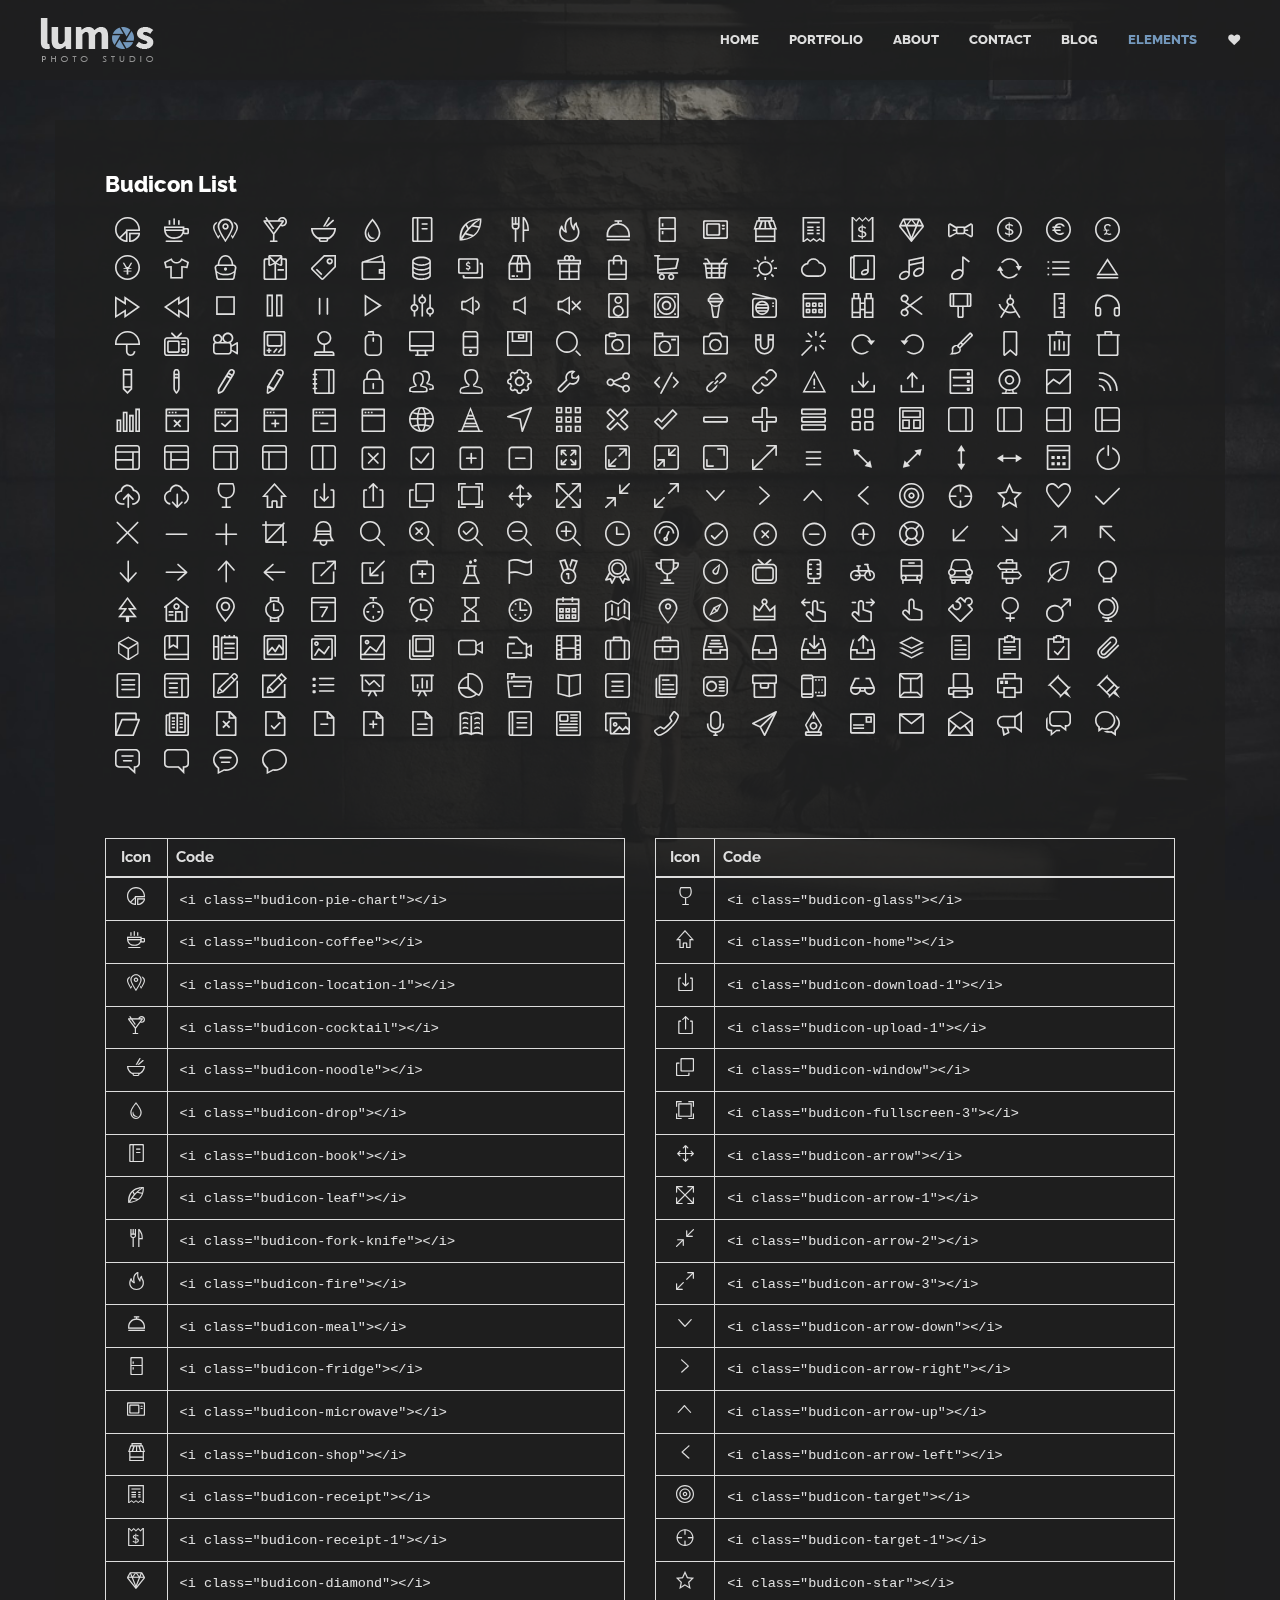
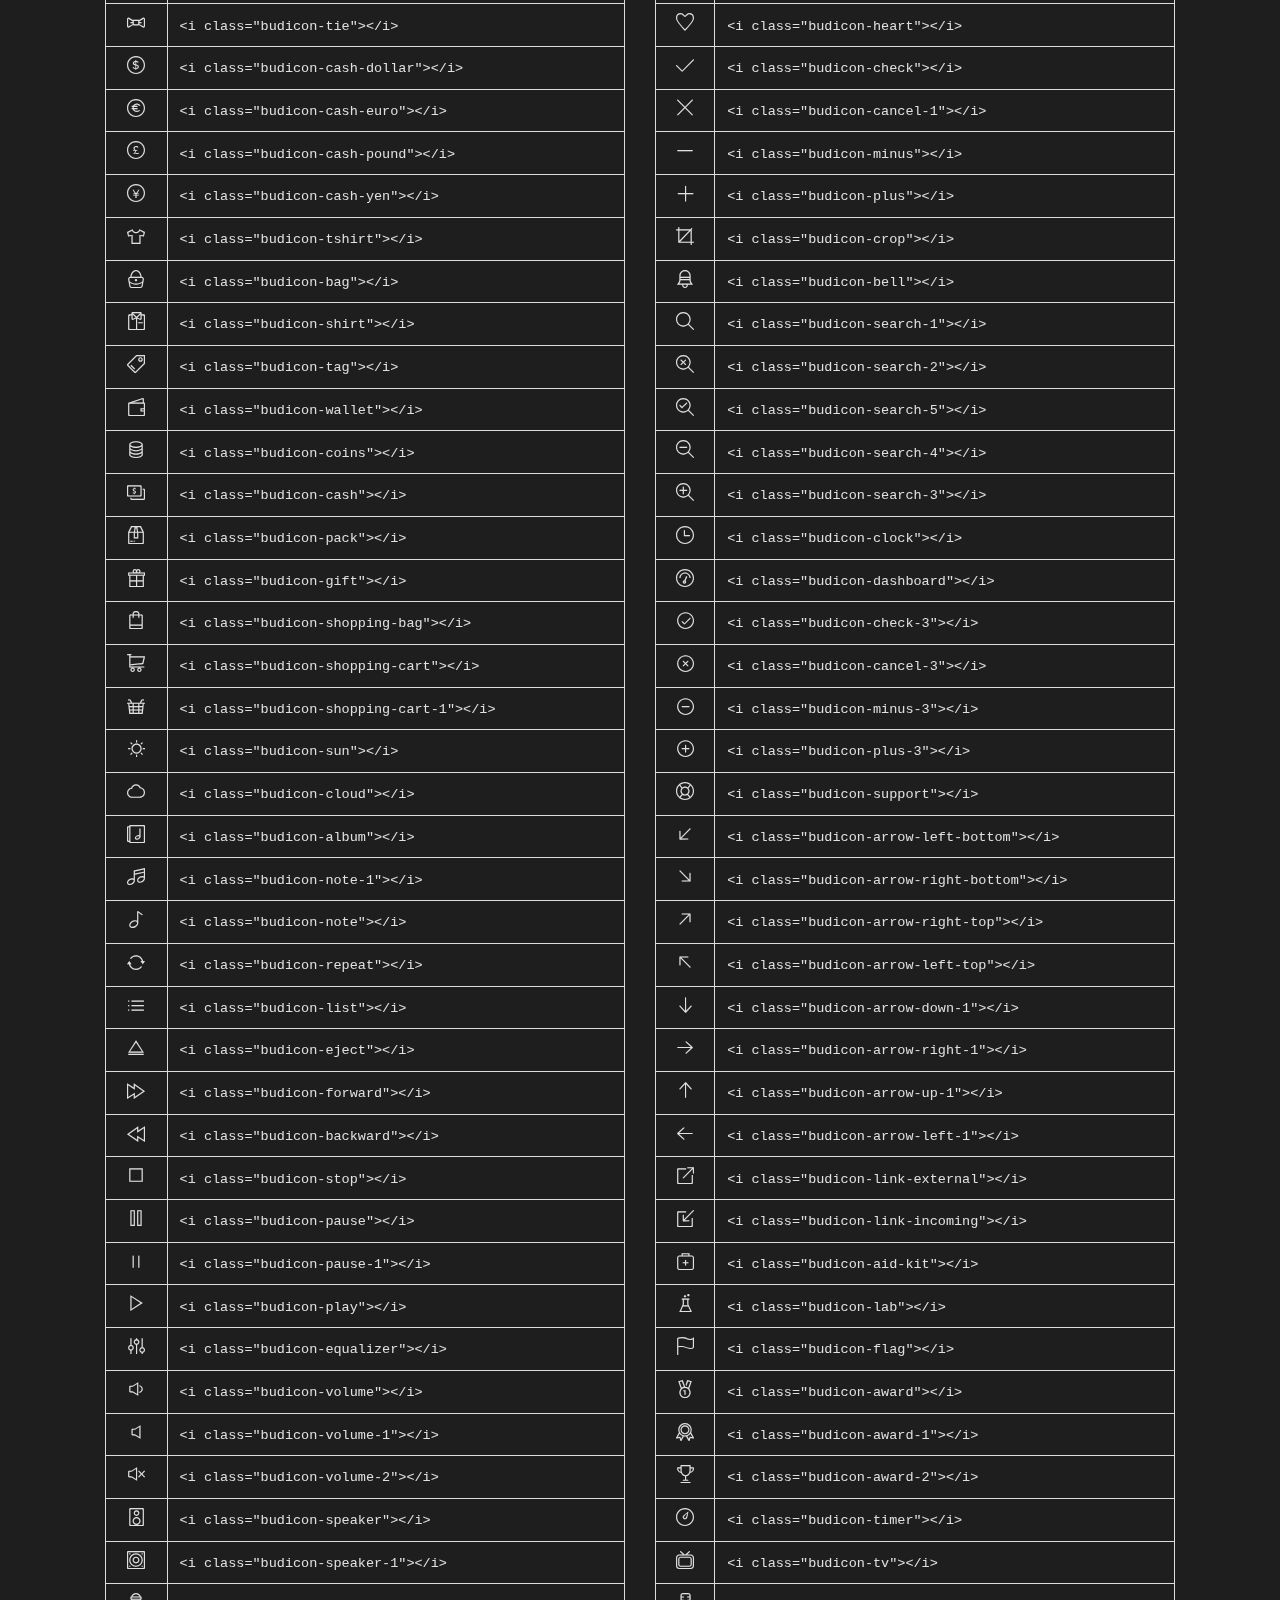
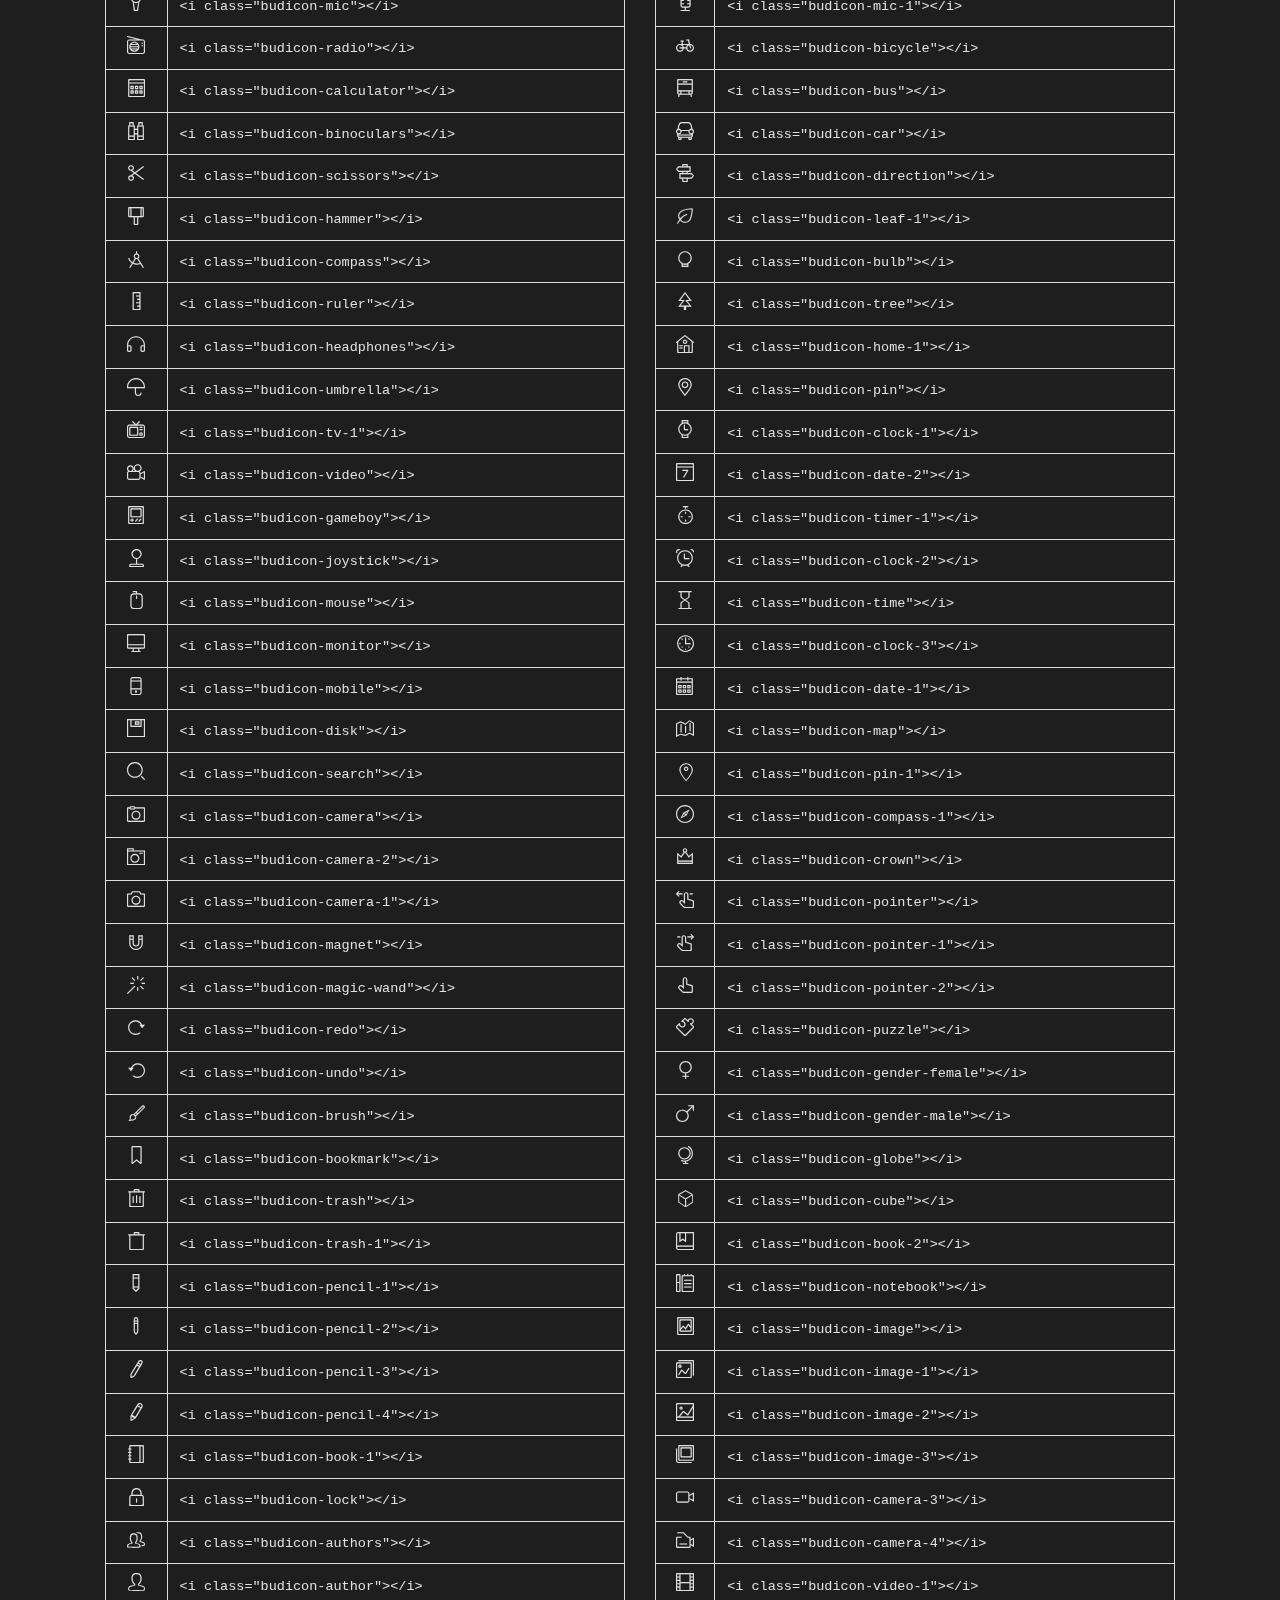
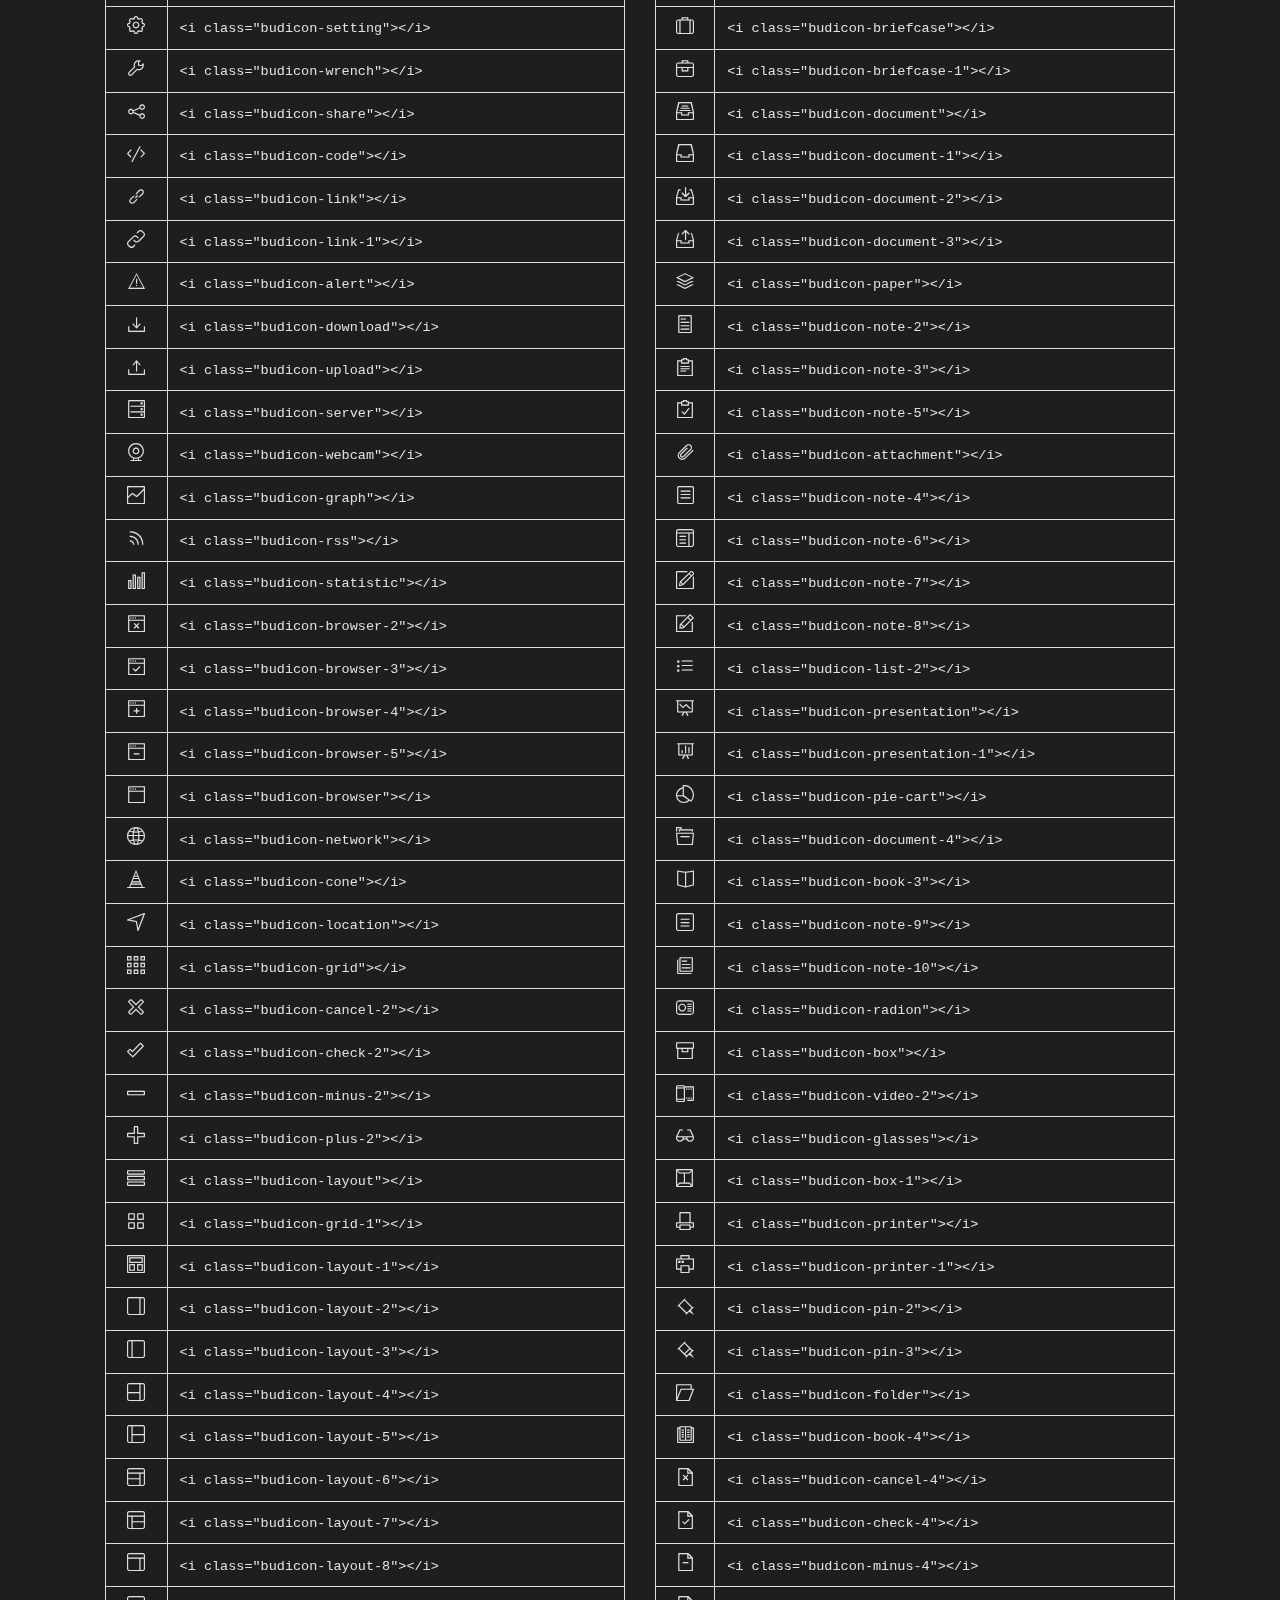
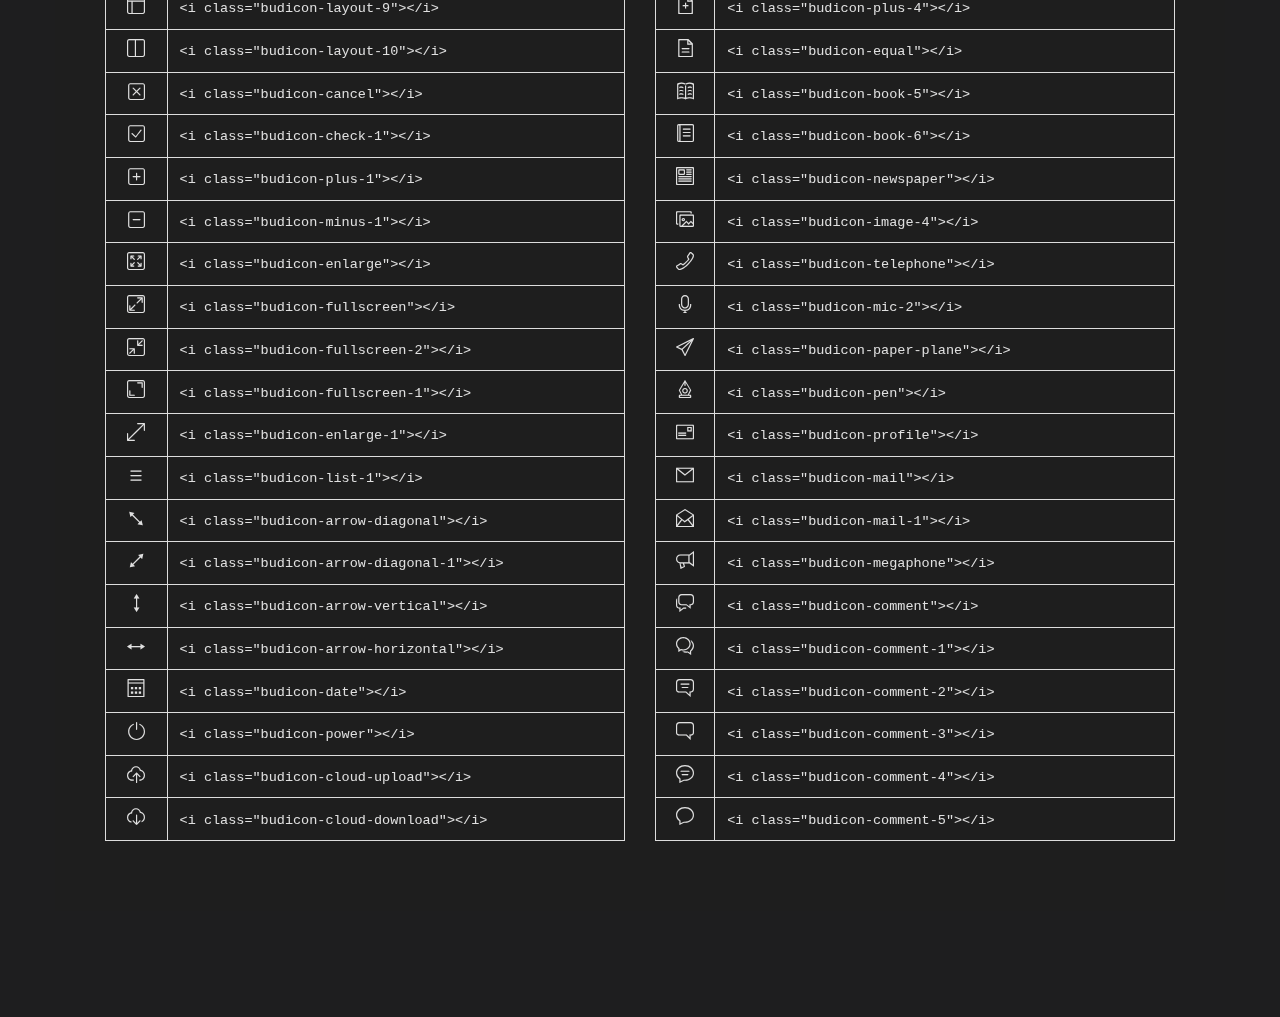
<file: icon-budicon.html>
<!DOCTYPE html>
<html lang="en">
<head>
<meta charset="utf-8">
<meta name="viewport" content="width=device-width, initial-scale=1.0">
<meta name="description" content="">
<meta name="author" content="">
<link rel="shortcut icon" href="style/images/favicon.png">
<title>Lumos</title>
<!-- Bootstrap core CSS -->
<link href="style/css/bootstrap.min.css" rel="stylesheet">
<link href="style/css/plugins.css" rel="stylesheet">
<link href="style/css/prettify.css" rel="stylesheet">
<link href="style.css" rel="stylesheet">
<link href="style/css/color/blue.css" rel="stylesheet">
<link href='http://fonts.googleapis.com/css?family=Raleway:400,800,700,600,500,300' rel='stylesheet' type='text/css'>
<link href='http://fonts.googleapis.com/css?family=Libre+Baskerville:400,400italic' rel='stylesheet' type='text/css'>
<link href="style/type/fontello.css" rel="stylesheet">
<link href="style/type/budicons.css" rel="stylesheet">
<!-- HTML5 shim and Respond.js IE8 support of HTML5 elements and media queries -->
<!--[if lt IE 9]>
      <script src="style/js/html5shiv.js"></script>
      <script src="https://oss.maxcdn.com/libs/respond.js/1.3.0/respond.min.js"></script>
      <![endif]-->
</head>
<body class="full-layout">
<div id="preloader"><div id="status"><div class="spinner"></div></div></div>
<div class="body-wrapper">
  <nav class="navbar navbar-default" role="navigation">
    <div class="navbar-header"> <a class="btn responsive-menu" data-toggle="collapse" data-target=".navbar-collapse"><i></i></a>
      <div class="navbar-brand text-center"> <a href="index.html"><img src="style/images/logo.png" alt="" data-src="style/images/logo.png" data-ret="style/images/logo@2x.png" class="retina" /></a> </div>
      <!-- /.navbar-brand --> 
    </div>
    <!-- /.navbar-header -->
    <div class="collapse navbar-collapse">
      <ul class="nav navbar-nav">
        <li><a href="./#home">Home</a></li>
        <li><a href="./#portfolio">Portfolio</a></li>
        <li><a href="./#about">About</a></li>
        <li><a href="./#contact">Contact</a></li>
        <li><a href="./blog.html">Blog</a></li>
        <li class="current"><a href="./elements.html">Elements</a></li>
        <li><a href="#elsewhere" class="fancybox-inline" data-fancybox-width="325" data-fancybox-height="220"><i class="icon-heart-1"></i><span>Elsewhere</span></a></li>
      </ul>
      <!-- /.navbar-nav --> 
    </div>
    <!-- /.navbar-collapse -->
    <div id="elsewhere" style="display:none;">
      <h1>Me, Elsewhere</h1>
      <div class="divide20"></div>
      <ul class="social">
        <li><a href="#"><i class="icon-s-twitter"></i></a></li>
        <li><a href="#"><i class="icon-s-facebook"></i></a></li>
        <li><a href="#"><i class="icon-s-instagram"></i></a></li>
        <li><a href="#"><i class="icon-s-flickr"></i></a></li>
        <li><a href="#"><i class="icon-s-pinterest"></i></a></li>
        <li><a href="#"><i class="icon-s-linkedin"></i></a></li>
      </ul>
    </div>
    <!-- /#elsewhere --> 
  </nav>
  <!-- /.navbar -->
  
  <div class="page">
  <div class="container">
    <section>
    <div class="box">
      <h3 class="section-title">Budicon List</h3>
      <ul class="font-icons">
        <li><i class="budicon-pie-chart"></i></li>
        <li><i class="budicon-coffee"></i></li>
        <li><i class="budicon-location-1"></i></li>
        <li><i class="budicon-cocktail"></i></li>
        <li><i class="budicon-noodle"></i></li>
        <li><i class="budicon-drop"></i></li>
        <li><i class="budicon-book"></i></li>
        <li><i class="budicon-leaf"></i></li>
        <li><i class="budicon-fork-knife"></i></li>
        <li><i class="budicon-fire"></i></li>
        <li><i class="budicon-meal"></i></li>
        <li><i class="budicon-fridge"></i></li>
        <li><i class="budicon-microwave"></i></li>
        <li><i class="budicon-shop"></i></li>
        <li><i class="budicon-receipt"></i></li>
        <li><i class="budicon-receipt-1"></i></li>
        <li><i class="budicon-diamond"></i></li>
        <li><i class="budicon-tie"></i></li>
        <li><i class="budicon-cash-dollar"></i></li>
        <li><i class="budicon-cash-euro"></i></li>
        <li><i class="budicon-cash-pound"></i></li>
        <li><i class="budicon-cash-yen"></i></li>
        <li><i class="budicon-tshirt"></i></li>
        <li><i class="budicon-bag"></i></li>
        <li><i class="budicon-shirt"></i></li>
        <li><i class="budicon-tag"></i></li>
        <li><i class="budicon-wallet"></i></li>
        <li><i class="budicon-coins"></i></li>
        <li><i class="budicon-cash"></i></li>
        <li><i class="budicon-pack"></i></li>
        <li><i class="budicon-gift"></i></li>
        <li><i class="budicon-shopping-bag"></i></li>
        <li><i class="budicon-shopping-cart"></i></li>
        <li><i class="budicon-shopping-cart-1"></i></li>
        <li><i class="budicon-sun"></i></li>
        <li><i class="budicon-cloud"></i></li>
        <li><i class="budicon-album"></i></li>
        <li><i class="budicon-note-1"></i></li>
        <li><i class="budicon-note"></i></li>
        <li><i class="budicon-repeat"></i></li>
        <li><i class="budicon-list"></i></li>
        <li><i class="budicon-eject"></i></li>
        <li><i class="budicon-forward"></i></li>
        <li><i class="budicon-backward"></i></li>
        <li><i class="budicon-stop"></i></li>
        <li><i class="budicon-pause"></i></li>
        <li><i class="budicon-pause-1"></i></li>
        <li><i class="budicon-play"></i></li>
        <li><i class="budicon-equalizer"></i></li>
        <li><i class="budicon-volume"></i></li>
        <li><i class="budicon-volume-1"></i></li>
        <li><i class="budicon-volume-2"></i></li>
        <li><i class="budicon-speaker"></i></li>
        <li><i class="budicon-speaker-1"></i></li>
        <li><i class="budicon-mic"></i></li>
        <li><i class="budicon-radio"></i></li>
        <li><i class="budicon-calculator"></i></li>
        <li><i class="budicon-binoculars"></i></li>
        <li><i class="budicon-scissors"></i></li>
        <li><i class="budicon-hammer"></i></li>
        <li><i class="budicon-compass"></i></li>
        <li><i class="budicon-ruler"></i></li>
        <li><i class="budicon-headphones"></i></li>
        <li><i class="budicon-umbrella"></i></li>
        <li><i class="budicon-tv-1"></i></li>
        <li><i class="budicon-video"></i></li>
        <li><i class="budicon-gameboy"></i></li>
        <li><i class="budicon-joystick"></i></li>
        <li><i class="budicon-mouse"></i></li>
        <li><i class="budicon-monitor"></i></li>
        <li><i class="budicon-mobile"></i></li>
        <li><i class="budicon-disk"></i></li>
        <li><i class="budicon-search"></i></li>
        <li><i class="budicon-camera"></i></li>
        <li><i class="budicon-camera-2"></i></li>
        <li><i class="budicon-camera-1"></i></li>
        <li><i class="budicon-magnet"></i></li>
        <li><i class="budicon-magic-wand"></i></li>
        <li><i class="budicon-redo"></i></li>
        <li><i class="budicon-undo"></i></li>
        <li><i class="budicon-brush"></i></li>
        <li><i class="budicon-bookmark"></i></li>
        <li><i class="budicon-trash"></i></li>
        <li><i class="budicon-trash-1"></i></li>
        <li><i class="budicon-pencil-1"></i></li>
        <li><i class="budicon-pencil-2"></i></li>
        <li><i class="budicon-pencil-3"></i></li>
        <li><i class="budicon-pencil-4"></i></li>
        <li><i class="budicon-book-1"></i></li>
        <li><i class="budicon-lock"></i></li>
        <li><i class="budicon-authors"></i></li>
        <li><i class="budicon-author"></i></li>
        <li><i class="budicon-setting"></i></li>
        <li><i class="budicon-wrench"></i></li>
        <li><i class="budicon-share"></i></li>
        <li><i class="budicon-code"></i></li>
        <li><i class="budicon-link"></i></li>
        <li><i class="budicon-link-1"></i></li>
        <li><i class="budicon-alert"></i></li>
        <li><i class="budicon-download"></i></li>
        <li><i class="budicon-upload"></i></li>
        <li><i class="budicon-server"></i></li>
        <li><i class="budicon-webcam"></i></li>
        <li><i class="budicon-graph"></i></li>
        <li><i class="budicon-rss"></i></li>
        <li><i class="budicon-statistic"></i></li>
        <li><i class="budicon-browser-2"></i></li>
        <li><i class="budicon-browser-3"></i></li>
        <li><i class="budicon-browser-4"></i></li>
        <li><i class="budicon-browser-5"></i></li>
        <li><i class="budicon-browser"></i></li>
        <li><i class="budicon-network"></i></li>
        <li><i class="budicon-cone"></i></li>
        <li><i class="budicon-location"></i></li>
        <li><i class="budicon-grid"></i></li>
        <li><i class="budicon-cancel-2"></i></li>
        <li><i class="budicon-check-2"></i></li>
        <li><i class="budicon-minus-2"></i></li>
        <li><i class="budicon-plus-2"></i></li>
        <li><i class="budicon-layout"></i></li>
        <li><i class="budicon-grid-1"></i></li>
        <li><i class="budicon-layout-1"></i></li>
        <li><i class="budicon-layout-2"></i></li>
        <li><i class="budicon-layout-3"></i></li>
        <li><i class="budicon-layout-4"></i></li>
        <li><i class="budicon-layout-5"></i></li>
        <li><i class="budicon-layout-6"></i></li>
        <li><i class="budicon-layout-7"></i></li>
        <li><i class="budicon-layout-8"></i></li>
        <li><i class="budicon-layout-9"></i></li>
        <li><i class="budicon-layout-10"></i></li>
        <li><i class="budicon-cancel"></i></li>
        <li><i class="budicon-check-1"></i></li>
        <li><i class="budicon-plus-1"></i></li>
        <li><i class="budicon-minus-1"></i></li>
        <li><i class="budicon-enlarge"></i></li>
        <li><i class="budicon-fullscreen"></i></li>
        <li><i class="budicon-fullscreen-2"></i></li>
        <li><i class="budicon-fullscreen-1"></i></li>
        <li><i class="budicon-enlarge-1"></i></li>
        <li><i class="budicon-list-1"></i></li>
        <li><i class="budicon-arrow-diagonal"></i></li>
        <li><i class="budicon-arrow-diagonal-1"></i></li>
        <li><i class="budicon-arrow-vertical"></i></li>
        <li><i class="budicon-arrow-horizontal"></i></li>
        <li><i class="budicon-date"></i></li>
        <li><i class="budicon-power"></i></li>
        <li><i class="budicon-cloud-upload"></i></li>
        <li><i class="budicon-cloud-download"></i></li>
        <li><i class="budicon-glass"></i></li>
        <li><i class="budicon-home"></i></li>
        <li><i class="budicon-download-1"></i></li>
        <li><i class="budicon-upload-1"></i></li>
        <li><i class="budicon-window"></i></li>
        <li><i class="budicon-fullscreen-3"></i></li>
        <li><i class="budicon-arrow"></i></li>
        <li><i class="budicon-arrow-1"></i></li>
        <li><i class="budicon-arrow-2"></i></li>
        <li><i class="budicon-arrow-3"></i></li>
        <li><i class="budicon-arrow-down"></i></li>
        <li><i class="budicon-arrow-right"></i></li>
        <li><i class="budicon-arrow-up"></i></li>
        <li><i class="budicon-arrow-left"></i></li>
        <li><i class="budicon-target"></i></li>
        <li><i class="budicon-target-1"></i></li>
        <li><i class="budicon-star"></i></li>
        <li><i class="budicon-heart"></i></li>
        <li><i class="budicon-check"></i></li>
        <li><i class="budicon-cancel-1"></i></li>
        <li><i class="budicon-minus"></i></li>
        <li><i class="budicon-plus"></i></li>
        <li><i class="budicon-crop"></i></li>
        <li><i class="budicon-bell"></i></li>
        <li><i class="budicon-search-1"></i></li>
        <li><i class="budicon-search-2"></i></li>
        <li><i class="budicon-search-5"></i></li>
        <li><i class="budicon-search-4"></i></li>
        <li><i class="budicon-search-3"></i></li>
        <li><i class="budicon-clock"></i></li>
        <li><i class="budicon-dashboard"></i></li>
        <li><i class="budicon-check-3"></i></li>
        <li><i class="budicon-cancel-3"></i></li>
        <li><i class="budicon-minus-3"></i></li>
        <li><i class="budicon-plus-3"></i></li>
        <li><i class="budicon-support"></i></li>
        <li><i class="budicon-arrow-left-bottom"></i></li>
        <li><i class="budicon-arrow-right-bottom"></i></li>
        <li><i class="budicon-arrow-right-top"></i></li>
        <li><i class="budicon-arrow-left-top"></i></li>
        <li><i class="budicon-arrow-down-1"></i></li>
        <li><i class="budicon-arrow-right-1"></i></li>
        <li><i class="budicon-arrow-up-1"></i></li>
        <li><i class="budicon-arrow-left-1"></i></li>
        <li><i class="budicon-link-external"></i></li>
        <li><i class="budicon-link-incoming"></i></li>
        <li><i class="budicon-aid-kit"></i></li>
        <li><i class="budicon-lab"></i></li>
        <li><i class="budicon-flag"></i></li>
        <li><i class="budicon-award"></i></li>
        <li><i class="budicon-award-1"></i></li>
        <li><i class="budicon-award-2"></i></li>
        <li><i class="budicon-timer"></i></li>
        <li><i class="budicon-tv"></i></li>
        <li><i class="budicon-mic-1"></i></li>
        <li><i class="budicon-bicycle"></i></li>
        <li><i class="budicon-bus"></i></li>
        <li><i class="budicon-car"></i></li>
        <li><i class="budicon-direction"></i></li>
        <li><i class="budicon-leaf-1"></i></li>
        <li><i class="budicon-bulb"></i></li>
        <li><i class="budicon-tree"></i></li>
        <li><i class="budicon-home-1"></i></li>
        <li><i class="budicon-pin"></i></li>
        <li><i class="budicon-clock-1"></i></li>
        <li><i class="budicon-date-2"></i></li>
        <li><i class="budicon-timer-1"></i></li>
        <li><i class="budicon-clock-2"></i></li>
        <li><i class="budicon-time"></i></li>
        <li><i class="budicon-clock-3"></i></li>
        <li><i class="budicon-date-1"></i></li>
        <li><i class="budicon-map"></i></li>
        <li><i class="budicon-pin-1"></i></li>
        <li><i class="budicon-compass-1"></i></li>
        <li><i class="budicon-crown"></i></li>
        <li><i class="budicon-pointer"></i></li>
        <li><i class="budicon-pointer-1"></i></li>
        <li><i class="budicon-pointer-2"></i></li>
        <li><i class="budicon-puzzle"></i></li>
        <li><i class="budicon-gender-female"></i></li>
        <li><i class="budicon-gender-male"></i></li>
        <li><i class="budicon-globe"></i></li>
        <li><i class="budicon-cube"></i></li>
        <li><i class="budicon-book-2"></i></li>
        <li><i class="budicon-notebook"></i></li>
        <li><i class="budicon-image"></i></li>
        <li><i class="budicon-image-1"></i></li>
        <li><i class="budicon-image-2"></i></li>
        <li><i class="budicon-image-3"></i></li>
        <li><i class="budicon-camera-3"></i></li>
        <li><i class="budicon-camera-4"></i></li>
        <li><i class="budicon-video-1"></i></li>
        <li><i class="budicon-briefcase"></i></li>
        <li><i class="budicon-briefcase-1"></i></li>
        <li><i class="budicon-document"></i></li>
        <li><i class="budicon-document-1"></i></li>
        <li><i class="budicon-document-2"></i></li>
        <li><i class="budicon-document-3"></i></li>
        <li><i class="budicon-paper"></i></li>
        <li><i class="budicon-note-2"></i></li>
        <li><i class="budicon-note-3"></i></li>
        <li><i class="budicon-note-5"></i></li>
        <li><i class="budicon-attachment"></i></li>
        <li><i class="budicon-note-4"></i></li>
        <li><i class="budicon-note-6"></i></li>
        <li><i class="budicon-note-7"></i></li>
        <li><i class="budicon-note-8"></i></li>
        <li><i class="budicon-list-2"></i></li>
        <li><i class="budicon-presentation"></i></li>
        <li><i class="budicon-presentation-1"></i></li>
        <li><i class="budicon-pie-cart"></i></li>
        <li><i class="budicon-document-4"></i></li>
        <li><i class="budicon-book-3"></i></li>
        <li><i class="budicon-note-9"></i></li>
        <li><i class="budicon-note-10"></i></li>
        <li><i class="budicon-radion"></i></li>
        <li><i class="budicon-box"></i></li>
        <li><i class="budicon-video-2"></i></li>
        <li><i class="budicon-glasses"></i></li>
        <li><i class="budicon-box-1"></i></li>
        <li><i class="budicon-printer"></i></li>
        <li><i class="budicon-printer-1"></i></li>
        <li><i class="budicon-pin-2"></i></li>
        <li><i class="budicon-pin-3"></i></li>
        <li><i class="budicon-folder"></i></li>
        <li><i class="budicon-book-4"></i></li>
        <li><i class="budicon-cancel-4"></i></li>
        <li><i class="budicon-check-4"></i></li>
        <li><i class="budicon-minus-4"></i></li>
        <li><i class="budicon-plus-4"></i></li>
        <li><i class="budicon-equal"></i></li>
        <li><i class="budicon-book-5"></i></li>
        <li><i class="budicon-book-6"></i></li>
        <li><i class="budicon-newspaper"></i></li>
        <li><i class="budicon-image-4"></i></li>
        <li><i class="budicon-telephone"></i></li>
        <li><i class="budicon-mic-2"></i></li>
        <li><i class="budicon-paper-plane"></i></li>
        <li><i class="budicon-pen"></i></li>
        <li><i class="budicon-profile"></i></li>
        <li><i class="budicon-mail"></i></li>
        <li><i class="budicon-mail-1"></i></li>
        <li><i class="budicon-megaphone"></i></li>
        <li><i class="budicon-comment"></i></li>
        <li><i class="budicon-comment-1"></i></li>
        <li><i class="budicon-comment-2"></i></li>
        <li><i class="budicon-comment-3"></i></li>
        <li><i class="budicon-comment-4"></i></li>
        <li><i class="budicon-comment-5"></i></li>
      </ul>
      <div class="divide50"></div>
      <div class="row retina-icons-code">
        <div class="col-sm-6">
          <table class="table table-bordered table-striped">
            <colgroup>
            <col class="span1">
            <col class="span5">
            </colgroup>
            <thead>
              <tr>
                <th>Icon</th>
                <th>Code</th>
              </tr>
            </thead>
            <tbody>
              <tr>
                <td><i class="budicon-pie-chart"></i></td>
                <td><code>&lt;i class="budicon-pie-chart"&gt;&lt;/i&gt;</code></td>
              </tr>
              <tr>
                <td><i class="budicon-coffee"></i></td>
                <td><code>&lt;i class="budicon-coffee"&gt;&lt;/i&gt;</code></td>
              </tr>
              <tr>
                <td><i class="budicon-location-1"></i></td>
                <td><code>&lt;i class="budicon-location-1"&gt;&lt;/i&gt;</code></td>
              </tr>
              <tr>
                <td><i class="budicon-cocktail"></i></td>
                <td><code>&lt;i class="budicon-cocktail"&gt;&lt;/i&gt;</code></td>
              </tr>
              <tr>
                <td><i class="budicon-noodle"></i></td>
                <td><code>&lt;i class="budicon-noodle"&gt;&lt;/i&gt;</code></td>
              </tr>
              <tr>
                <td><i class="budicon-drop"></i></td>
                <td><code>&lt;i class="budicon-drop"&gt;&lt;/i&gt;</code></td>
              </tr>
              <tr>
                <td><i class="budicon-book"></i></td>
                <td><code>&lt;i class="budicon-book"&gt;&lt;/i&gt;</code></td>
              </tr>
              <tr>
                <td><i class="budicon-leaf"></i></td>
                <td><code>&lt;i class="budicon-leaf"&gt;&lt;/i&gt;</code></td>
              </tr>
              <tr>
                <td><i class="budicon-fork-knife"></i></td>
                <td><code>&lt;i class="budicon-fork-knife"&gt;&lt;/i&gt;</code></td>
              </tr>
              <tr>
                <td><i class="budicon-fire"></i></td>
                <td><code>&lt;i class="budicon-fire"&gt;&lt;/i&gt;</code></td>
              </tr>
              <tr>
                <td><i class="budicon-meal"></i></td>
                <td><code>&lt;i class="budicon-meal"&gt;&lt;/i&gt;</code></td>
              </tr>
              <tr>
                <td><i class="budicon-fridge"></i></td>
                <td><code>&lt;i class="budicon-fridge"&gt;&lt;/i&gt;</code></td>
              </tr>
              <tr>
                <td><i class="budicon-microwave"></i></td>
                <td><code>&lt;i class="budicon-microwave"&gt;&lt;/i&gt;</code></td>
              </tr>
              <tr>
                <td><i class="budicon-shop"></i></td>
                <td><code>&lt;i class="budicon-shop"&gt;&lt;/i&gt;</code></td>
              </tr>
              <tr>
                <td><i class="budicon-receipt"></i></td>
                <td><code>&lt;i class="budicon-receipt"&gt;&lt;/i&gt;</code></td>
              </tr>
              <tr>
                <td><i class="budicon-receipt-1"></i></td>
                <td><code>&lt;i class="budicon-receipt-1"&gt;&lt;/i&gt;</code></td>
              </tr>
              <tr>
                <td><i class="budicon-diamond"></i></td>
                <td><code>&lt;i class="budicon-diamond"&gt;&lt;/i&gt;</code></td>
              </tr>
              <tr>
                <td><i class="budicon-tie"></i></td>
                <td><code>&lt;i class="budicon-tie"&gt;&lt;/i&gt;</code></td>
              </tr>
              <tr>
                <td><i class="budicon-cash-dollar"></i></td>
                <td><code>&lt;i class="budicon-cash-dollar"&gt;&lt;/i&gt;</code></td>
              </tr>
              <tr>
                <td><i class="budicon-cash-euro"></i></td>
                <td><code>&lt;i class="budicon-cash-euro"&gt;&lt;/i&gt;</code></td>
              </tr>
              <tr>
                <td><i class="budicon-cash-pound"></i></td>
                <td><code>&lt;i class="budicon-cash-pound"&gt;&lt;/i&gt;</code></td>
              </tr>
              <tr>
                <td><i class="budicon-cash-yen"></i></td>
                <td><code>&lt;i class="budicon-cash-yen"&gt;&lt;/i&gt;</code></td>
              </tr>
              <tr>
                <td><i class="budicon-tshirt"></i></td>
                <td><code>&lt;i class="budicon-tshirt"&gt;&lt;/i&gt;</code></td>
              </tr>
              <tr>
                <td><i class="budicon-bag"></i></td>
                <td><code>&lt;i class="budicon-bag"&gt;&lt;/i&gt;</code></td>
              </tr>
              <tr>
                <td><i class="budicon-shirt"></i></td>
                <td><code>&lt;i class="budicon-shirt"&gt;&lt;/i&gt;</code></td>
              </tr>
              <tr>
                <td><i class="budicon-tag"></i></td>
                <td><code>&lt;i class="budicon-tag"&gt;&lt;/i&gt;</code></td>
              </tr>
              <tr>
                <td><i class="budicon-wallet"></i></td>
                <td><code>&lt;i class="budicon-wallet"&gt;&lt;/i&gt;</code></td>
              </tr>
              <tr>
                <td><i class="budicon-coins"></i></td>
                <td><code>&lt;i class="budicon-coins"&gt;&lt;/i&gt;</code></td>
              </tr>
              <tr>
                <td><i class="budicon-cash"></i></td>
                <td><code>&lt;i class="budicon-cash"&gt;&lt;/i&gt;</code></td>
              </tr>
              <tr>
                <td><i class="budicon-pack"></i></td>
                <td><code>&lt;i class="budicon-pack"&gt;&lt;/i&gt;</code></td>
              </tr>
              <tr>
                <td><i class="budicon-gift"></i></td>
                <td><code>&lt;i class="budicon-gift"&gt;&lt;/i&gt;</code></td>
              </tr>
              <tr>
                <td><i class="budicon-shopping-bag"></i></td>
                <td><code>&lt;i class="budicon-shopping-bag"&gt;&lt;/i&gt;</code></td>
              </tr>
              <tr>
                <td><i class="budicon-shopping-cart"></i></td>
                <td><code>&lt;i class="budicon-shopping-cart"&gt;&lt;/i&gt;</code></td>
              </tr>
              <tr>
                <td><i class="budicon-shopping-cart-1"></i></td>
                <td><code>&lt;i class="budicon-shopping-cart-1"&gt;&lt;/i&gt;</code></td>
              </tr>
              <tr>
                <td><i class="budicon-sun"></i></td>
                <td><code>&lt;i class="budicon-sun"&gt;&lt;/i&gt;</code></td>
              </tr>
              <tr>
                <td><i class="budicon-cloud"></i></td>
                <td><code>&lt;i class="budicon-cloud"&gt;&lt;/i&gt;</code></td>
              </tr>
              <tr>
                <td><i class="budicon-album"></i></td>
                <td><code>&lt;i class="budicon-album"&gt;&lt;/i&gt;</code></td>
              </tr>
              <tr>
                <td><i class="budicon-note-1"></i></td>
                <td><code>&lt;i class="budicon-note-1"&gt;&lt;/i&gt;</code></td>
              </tr>
              <tr>
                <td><i class="budicon-note"></i></td>
                <td><code>&lt;i class="budicon-note"&gt;&lt;/i&gt;</code></td>
              </tr>
              <tr>
                <td><i class="budicon-repeat"></i></td>
                <td><code>&lt;i class="budicon-repeat"&gt;&lt;/i&gt;</code></td>
              </tr>
              <tr>
                <td><i class="budicon-list"></i></td>
                <td><code>&lt;i class="budicon-list"&gt;&lt;/i&gt;</code></td>
              </tr>
              <tr>
                <td><i class="budicon-eject"></i></td>
                <td><code>&lt;i class="budicon-eject"&gt;&lt;/i&gt;</code></td>
              </tr>
              <tr>
                <td><i class="budicon-forward"></i></td>
                <td><code>&lt;i class="budicon-forward"&gt;&lt;/i&gt;</code></td>
              </tr>
              <tr>
                <td><i class="budicon-backward"></i></td>
                <td><code>&lt;i class="budicon-backward"&gt;&lt;/i&gt;</code></td>
              </tr>
              <tr>
                <td><i class="budicon-stop"></i></td>
                <td><code>&lt;i class="budicon-stop"&gt;&lt;/i&gt;</code></td>
              </tr>
              <tr>
                <td><i class="budicon-pause"></i></td>
                <td><code>&lt;i class="budicon-pause"&gt;&lt;/i&gt;</code></td>
              </tr>
              <tr>
                <td><i class="budicon-pause-1"></i></td>
                <td><code>&lt;i class="budicon-pause-1"&gt;&lt;/i&gt;</code></td>
              </tr>
              <tr>
                <td><i class="budicon-play"></i></td>
                <td><code>&lt;i class="budicon-play"&gt;&lt;/i&gt;</code></td>
              </tr>
              <tr>
                <td><i class="budicon-equalizer"></i></td>
                <td><code>&lt;i class="budicon-equalizer"&gt;&lt;/i&gt;</code></td>
              </tr>
              <tr>
                <td><i class="budicon-volume"></i></td>
                <td><code>&lt;i class="budicon-volume"&gt;&lt;/i&gt;</code></td>
              </tr>
              <tr>
                <td><i class="budicon-volume-1"></i></td>
                <td><code>&lt;i class="budicon-volume-1"&gt;&lt;/i&gt;</code></td>
              </tr>
              <tr>
                <td><i class="budicon-volume-2"></i></td>
                <td><code>&lt;i class="budicon-volume-2"&gt;&lt;/i&gt;</code></td>
              </tr>
              <tr>
                <td><i class="budicon-speaker"></i></td>
                <td><code>&lt;i class="budicon-speaker"&gt;&lt;/i&gt;</code></td>
              </tr>
              <tr>
                <td><i class="budicon-speaker-1"></i></td>
                <td><code>&lt;i class="budicon-speaker-1"&gt;&lt;/i&gt;</code></td>
              </tr>
              <tr>
                <td><i class="budicon-mic"></i></td>
                <td><code>&lt;i class="budicon-mic"&gt;&lt;/i&gt;</code></td>
              </tr>
              <tr>
                <td><i class="budicon-radio"></i></td>
                <td><code>&lt;i class="budicon-radio"&gt;&lt;/i&gt;</code></td>
              </tr>
              <tr>
                <td><i class="budicon-calculator"></i></td>
                <td><code>&lt;i class="budicon-calculator"&gt;&lt;/i&gt;</code></td>
              </tr>
              <tr>
                <td><i class="budicon-binoculars"></i></td>
                <td><code>&lt;i class="budicon-binoculars"&gt;&lt;/i&gt;</code></td>
              </tr>
              <tr>
                <td><i class="budicon-scissors"></i></td>
                <td><code>&lt;i class="budicon-scissors"&gt;&lt;/i&gt;</code></td>
              </tr>
              <tr>
                <td><i class="budicon-hammer"></i></td>
                <td><code>&lt;i class="budicon-hammer"&gt;&lt;/i&gt;</code></td>
              </tr>
              <tr>
                <td><i class="budicon-compass"></i></td>
                <td><code>&lt;i class="budicon-compass"&gt;&lt;/i&gt;</code></td>
              </tr>
              <tr>
                <td><i class="budicon-ruler"></i></td>
                <td><code>&lt;i class="budicon-ruler"&gt;&lt;/i&gt;</code></td>
              </tr>
              <tr>
                <td><i class="budicon-headphones"></i></td>
                <td><code>&lt;i class="budicon-headphones"&gt;&lt;/i&gt;</code></td>
              </tr>
              <tr>
                <td><i class="budicon-umbrella"></i></td>
                <td><code>&lt;i class="budicon-umbrella"&gt;&lt;/i&gt;</code></td>
              </tr>
              <tr>
                <td><i class="budicon-tv-1"></i></td>
                <td><code>&lt;i class="budicon-tv-1"&gt;&lt;/i&gt;</code></td>
              </tr>
              <tr>
                <td><i class="budicon-video"></i></td>
                <td><code>&lt;i class="budicon-video"&gt;&lt;/i&gt;</code></td>
              </tr>
              <tr>
                <td><i class="budicon-gameboy"></i></td>
                <td><code>&lt;i class="budicon-gameboy"&gt;&lt;/i&gt;</code></td>
              </tr>
              <tr>
                <td><i class="budicon-joystick"></i></td>
                <td><code>&lt;i class="budicon-joystick"&gt;&lt;/i&gt;</code></td>
              </tr>
              <tr>
                <td><i class="budicon-mouse"></i></td>
                <td><code>&lt;i class="budicon-mouse"&gt;&lt;/i&gt;</code></td>
              </tr>
              <tr>
                <td><i class="budicon-monitor"></i></td>
                <td><code>&lt;i class="budicon-monitor"&gt;&lt;/i&gt;</code></td>
              </tr>
              <tr>
                <td><i class="budicon-mobile"></i></td>
                <td><code>&lt;i class="budicon-mobile"&gt;&lt;/i&gt;</code></td>
              </tr>
              <tr>
                <td><i class="budicon-disk"></i></td>
                <td><code>&lt;i class="budicon-disk"&gt;&lt;/i&gt;</code></td>
              </tr>
              <tr>
                <td><i class="budicon-search"></i></td>
                <td><code>&lt;i class="budicon-search"&gt;&lt;/i&gt;</code></td>
              </tr>
              <tr>
                <td><i class="budicon-camera"></i></td>
                <td><code>&lt;i class="budicon-camera"&gt;&lt;/i&gt;</code></td>
              </tr>
              <tr>
                <td><i class="budicon-camera-2"></i></td>
                <td><code>&lt;i class="budicon-camera-2"&gt;&lt;/i&gt;</code></td>
              </tr>
              <tr>
                <td><i class="budicon-camera-1"></i></td>
                <td><code>&lt;i class="budicon-camera-1"&gt;&lt;/i&gt;</code></td>
              </tr>
              <tr>
                <td><i class="budicon-magnet"></i></td>
                <td><code>&lt;i class="budicon-magnet"&gt;&lt;/i&gt;</code></td>
              </tr>
              <tr>
                <td><i class="budicon-magic-wand"></i></td>
                <td><code>&lt;i class="budicon-magic-wand"&gt;&lt;/i&gt;</code></td>
              </tr>
              <tr>
                <td><i class="budicon-redo"></i></td>
                <td><code>&lt;i class="budicon-redo"&gt;&lt;/i&gt;</code></td>
              </tr>
              <tr>
                <td><i class="budicon-undo"></i></td>
                <td><code>&lt;i class="budicon-undo"&gt;&lt;/i&gt;</code></td>
              </tr>
              <tr>
                <td><i class="budicon-brush"></i></td>
                <td><code>&lt;i class="budicon-brush"&gt;&lt;/i&gt;</code></td>
              </tr>
              <tr>
                <td><i class="budicon-bookmark"></i></td>
                <td><code>&lt;i class="budicon-bookmark"&gt;&lt;/i&gt;</code></td>
              </tr>
              <tr>
                <td><i class="budicon-trash"></i></td>
                <td><code>&lt;i class="budicon-trash"&gt;&lt;/i&gt;</code></td>
              </tr>
              <tr>
                <td><i class="budicon-trash-1"></i></td>
                <td><code>&lt;i class="budicon-trash-1"&gt;&lt;/i&gt;</code></td>
              </tr>
              <tr>
                <td><i class="budicon-pencil-1"></i></td>
                <td><code>&lt;i class="budicon-pencil-1"&gt;&lt;/i&gt;</code></td>
              </tr>
              <tr>
                <td><i class="budicon-pencil-2"></i></td>
                <td><code>&lt;i class="budicon-pencil-2"&gt;&lt;/i&gt;</code></td>
              </tr>
              <tr>
                <td><i class="budicon-pencil-3"></i></td>
                <td><code>&lt;i class="budicon-pencil-3"&gt;&lt;/i&gt;</code></td>
              </tr>
              <tr>
                <td><i class="budicon-pencil-4"></i></td>
                <td><code>&lt;i class="budicon-pencil-4"&gt;&lt;/i&gt;</code></td>
              </tr>
              <tr>
                <td><i class="budicon-book-1"></i></td>
                <td><code>&lt;i class="budicon-book-1"&gt;&lt;/i&gt;</code></td>
              </tr>
              <tr>
                <td><i class="budicon-lock"></i></td>
                <td><code>&lt;i class="budicon-lock"&gt;&lt;/i&gt;</code></td>
              </tr>
              <tr>
                <td><i class="budicon-authors"></i></td>
                <td><code>&lt;i class="budicon-authors"&gt;&lt;/i&gt;</code></td>
              </tr>
              <tr>
                <td><i class="budicon-author"></i></td>
                <td><code>&lt;i class="budicon-author"&gt;&lt;/i&gt;</code></td>
              </tr>
              <tr>
                <td><i class="budicon-setting"></i></td>
                <td><code>&lt;i class="budicon-setting"&gt;&lt;/i&gt;</code></td>
              </tr>
              <tr>
                <td><i class="budicon-wrench"></i></td>
                <td><code>&lt;i class="budicon-wrench"&gt;&lt;/i&gt;</code></td>
              </tr>
              <tr>
                <td><i class="budicon-share"></i></td>
                <td><code>&lt;i class="budicon-share"&gt;&lt;/i&gt;</code></td>
              </tr>
              <tr>
                <td><i class="budicon-code"></i></td>
                <td><code>&lt;i class="budicon-code"&gt;&lt;/i&gt;</code></td>
              </tr>
              <tr>
                <td><i class="budicon-link"></i></td>
                <td><code>&lt;i class="budicon-link"&gt;&lt;/i&gt;</code></td>
              </tr>
              <tr>
                <td><i class="budicon-link-1"></i></td>
                <td><code>&lt;i class="budicon-link-1"&gt;&lt;/i&gt;</code></td>
              </tr>
              <tr>
                <td><i class="budicon-alert"></i></td>
                <td><code>&lt;i class="budicon-alert"&gt;&lt;/i&gt;</code></td>
              </tr>
              <tr>
                <td><i class="budicon-download"></i></td>
                <td><code>&lt;i class="budicon-download"&gt;&lt;/i&gt;</code></td>
              </tr>
              <tr>
                <td><i class="budicon-upload"></i></td>
                <td><code>&lt;i class="budicon-upload"&gt;&lt;/i&gt;</code></td>
              </tr>
              <tr>
                <td><i class="budicon-server"></i></td>
                <td><code>&lt;i class="budicon-server"&gt;&lt;/i&gt;</code></td>
              </tr>
              <tr>
                <td><i class="budicon-webcam"></i></td>
                <td><code>&lt;i class="budicon-webcam"&gt;&lt;/i&gt;</code></td>
              </tr>
              <tr>
                <td><i class="budicon-graph"></i></td>
                <td><code>&lt;i class="budicon-graph"&gt;&lt;/i&gt;</code></td>
              </tr>
              <tr>
                <td><i class="budicon-rss"></i></td>
                <td><code>&lt;i class="budicon-rss"&gt;&lt;/i&gt;</code></td>
              </tr>
              <tr>
                <td><i class="budicon-statistic"></i></td>
                <td><code>&lt;i class="budicon-statistic"&gt;&lt;/i&gt;</code></td>
              </tr>
              <tr>
                <td><i class="budicon-browser-2"></i></td>
                <td><code>&lt;i class="budicon-browser-2"&gt;&lt;/i&gt;</code></td>
              </tr>
              <tr>
                <td><i class="budicon-browser-3"></i></td>
                <td><code>&lt;i class="budicon-browser-3"&gt;&lt;/i&gt;</code></td>
              </tr>
              <tr>
                <td><i class="budicon-browser-4"></i></td>
                <td><code>&lt;i class="budicon-browser-4"&gt;&lt;/i&gt;</code></td>
              </tr>
              <tr>
                <td><i class="budicon-browser-5"></i></td>
                <td><code>&lt;i class="budicon-browser-5"&gt;&lt;/i&gt;</code></td>
              </tr>
              <tr>
                <td><i class="budicon-browser"></i></td>
                <td><code>&lt;i class="budicon-browser"&gt;&lt;/i&gt;</code></td>
              </tr>
              <tr>
                <td><i class="budicon-network"></i></td>
                <td><code>&lt;i class="budicon-network"&gt;&lt;/i&gt;</code></td>
              </tr>
              <tr>
                <td><i class="budicon-cone"></i></td>
                <td><code>&lt;i class="budicon-cone"&gt;&lt;/i&gt;</code></td>
              </tr>
              <tr>
                <td><i class="budicon-location"></i></td>
                <td><code>&lt;i class="budicon-location"&gt;&lt;/i&gt;</code></td>
              </tr>
              <tr>
                <td><i class="budicon-grid"></i></td>
                <td><code>&lt;i class="budicon-grid"&gt;&lt;/i&gt;</code></td>
              </tr>
              <tr>
                <td><i class="budicon-cancel-2"></i></td>
                <td><code>&lt;i class="budicon-cancel-2"&gt;&lt;/i&gt;</code></td>
              </tr>
              <tr>
                <td><i class="budicon-check-2"></i></td>
                <td><code>&lt;i class="budicon-check-2"&gt;&lt;/i&gt;</code></td>
              </tr>
              <tr>
                <td><i class="budicon-minus-2"></i></td>
                <td><code>&lt;i class="budicon-minus-2"&gt;&lt;/i&gt;</code></td>
              </tr>
              <tr>
                <td><i class="budicon-plus-2"></i></td>
                <td><code>&lt;i class="budicon-plus-2"&gt;&lt;/i&gt;</code></td>
              </tr>
              <tr>
                <td><i class="budicon-layout"></i></td>
                <td><code>&lt;i class="budicon-layout"&gt;&lt;/i&gt;</code></td>
              </tr>
              <tr>
                <td><i class="budicon-grid-1"></i></td>
                <td><code>&lt;i class="budicon-grid-1"&gt;&lt;/i&gt;</code></td>
              </tr>
              <tr>
                <td><i class="budicon-layout-1"></i></td>
                <td><code>&lt;i class="budicon-layout-1"&gt;&lt;/i&gt;</code></td>
              </tr>
              <tr>
                <td><i class="budicon-layout-2"></i></td>
                <td><code>&lt;i class="budicon-layout-2"&gt;&lt;/i&gt;</code></td>
              </tr>
              <tr>
                <td><i class="budicon-layout-3"></i></td>
                <td><code>&lt;i class="budicon-layout-3"&gt;&lt;/i&gt;</code></td>
              </tr>
              <tr>
                <td><i class="budicon-layout-4"></i></td>
                <td><code>&lt;i class="budicon-layout-4"&gt;&lt;/i&gt;</code></td>
              </tr>
              <tr>
                <td><i class="budicon-layout-5"></i></td>
                <td><code>&lt;i class="budicon-layout-5"&gt;&lt;/i&gt;</code></td>
              </tr>
              <tr>
                <td><i class="budicon-layout-6"></i></td>
                <td><code>&lt;i class="budicon-layout-6"&gt;&lt;/i&gt;</code></td>
              </tr>
              <tr>
                <td><i class="budicon-layout-7"></i></td>
                <td><code>&lt;i class="budicon-layout-7"&gt;&lt;/i&gt;</code></td>
              </tr>
              <tr>
                <td><i class="budicon-layout-8"></i></td>
                <td><code>&lt;i class="budicon-layout-8"&gt;&lt;/i&gt;</code></td>
              </tr>
              <tr>
                <td><i class="budicon-layout-9"></i></td>
                <td><code>&lt;i class="budicon-layout-9"&gt;&lt;/i&gt;</code></td>
              </tr>
              <tr>
                <td><i class="budicon-layout-10"></i></td>
                <td><code>&lt;i class="budicon-layout-10"&gt;&lt;/i&gt;</code></td>
              </tr>
              <tr>
                <td><i class="budicon-cancel"></i></td>
                <td><code>&lt;i class="budicon-cancel"&gt;&lt;/i&gt;</code></td>
              </tr>
              <tr>
                <td><i class="budicon-check-1"></i></td>
                <td><code>&lt;i class="budicon-check-1"&gt;&lt;/i&gt;</code></td>
              </tr>
              <tr>
                <td><i class="budicon-plus-1"></i></td>
                <td><code>&lt;i class="budicon-plus-1"&gt;&lt;/i&gt;</code></td>
              </tr>
              <tr>
                <td><i class="budicon-minus-1"></i></td>
                <td><code>&lt;i class="budicon-minus-1"&gt;&lt;/i&gt;</code></td>
              </tr>
              <tr>
                <td><i class="budicon-enlarge"></i></td>
                <td><code>&lt;i class="budicon-enlarge"&gt;&lt;/i&gt;</code></td>
              </tr>
              <tr>
                <td><i class="budicon-fullscreen"></i></td>
                <td><code>&lt;i class="budicon-fullscreen"&gt;&lt;/i&gt;</code></td>
              </tr>
              <tr>
                <td><i class="budicon-fullscreen-2"></i></td>
                <td><code>&lt;i class="budicon-fullscreen-2"&gt;&lt;/i&gt;</code></td>
              </tr>
              <tr>
                <td><i class="budicon-fullscreen-1"></i></td>
                <td><code>&lt;i class="budicon-fullscreen-1"&gt;&lt;/i&gt;</code></td>
              </tr>
              <tr>
                <td><i class="budicon-enlarge-1"></i></td>
                <td><code>&lt;i class="budicon-enlarge-1"&gt;&lt;/i&gt;</code></td>
              </tr>
              <tr>
                <td><i class="budicon-list-1"></i></td>
                <td><code>&lt;i class="budicon-list-1"&gt;&lt;/i&gt;</code></td>
              </tr>
              <tr>
                <td><i class="budicon-arrow-diagonal"></i></td>
                <td><code>&lt;i class="budicon-arrow-diagonal"&gt;&lt;/i&gt;</code></td>
              </tr>
              <tr>
                <td><i class="budicon-arrow-diagonal-1"></i></td>
                <td><code>&lt;i class="budicon-arrow-diagonal-1"&gt;&lt;/i&gt;</code></td>
              </tr>
              <tr>
                <td><i class="budicon-arrow-vertical"></i></td>
                <td><code>&lt;i class="budicon-arrow-vertical"&gt;&lt;/i&gt;</code></td>
              </tr>
              <tr>
                <td><i class="budicon-arrow-horizontal"></i></td>
                <td><code>&lt;i class="budicon-arrow-horizontal"&gt;&lt;/i&gt;</code></td>
              </tr>
              <tr>
                <td><i class="budicon-date"></i></td>
                <td><code>&lt;i class="budicon-date"&gt;&lt;/i&gt;</code></td>
              </tr>
              <tr>
                <td><i class="budicon-power"></i></td>
                <td><code>&lt;i class="budicon-power"&gt;&lt;/i&gt;</code></td>
              </tr>
              <tr>
                <td><i class="budicon-cloud-upload"></i></td>
                <td><code>&lt;i class="budicon-cloud-upload"&gt;&lt;/i&gt;</code></td>
              </tr>
              <tr>
                <td><i class="budicon-cloud-download"></i></td>
                <td><code>&lt;i class="budicon-cloud-download"&gt;&lt;/i&gt;</code></td>
              </tr>
            </tbody>
          </table>
        </div>
        <!-- /.span4 -->
        <div class="col-sm-6">
          <table class="table table-bordered table-striped">
            <colgroup>
            <col class="span1">
            <col class="span5">
            </colgroup>
            <thead>
              <tr>
                <th>Icon</th>
                <th>Code</th>
              </tr>
            </thead>
            <tbody>
              <tr>
                <td><i class="budicon-glass"></i></td>
                <td><code>&lt;i class="budicon-glass"&gt;&lt;/i&gt;</code></td>
              </tr>
              <tr>
                <td><i class="budicon-home"></i></td>
                <td><code>&lt;i class="budicon-home"&gt;&lt;/i&gt;</code></td>
              </tr>
              <tr>
                <td><i class="budicon-download-1"></i></td>
                <td><code>&lt;i class="budicon-download-1"&gt;&lt;/i&gt;</code></td>
              </tr>
              <tr>
                <td><i class="budicon-upload-1"></i></td>
                <td><code>&lt;i class="budicon-upload-1"&gt;&lt;/i&gt;</code></td>
              </tr>
              <tr>
                <td><i class="budicon-window"></i></td>
                <td><code>&lt;i class="budicon-window"&gt;&lt;/i&gt;</code></td>
              </tr>
              <tr>
                <td><i class="budicon-fullscreen-3"></i></td>
                <td><code>&lt;i class="budicon-fullscreen-3"&gt;&lt;/i&gt;</code></td>
              </tr>
              <tr>
                <td><i class="budicon-arrow"></i></td>
                <td><code>&lt;i class="budicon-arrow"&gt;&lt;/i&gt;</code></td>
              </tr>
              <tr>
                <td><i class="budicon-arrow-1"></i></td>
                <td><code>&lt;i class="budicon-arrow-1"&gt;&lt;/i&gt;</code></td>
              </tr>
              <tr>
                <td><i class="budicon-arrow-2"></i></td>
                <td><code>&lt;i class="budicon-arrow-2"&gt;&lt;/i&gt;</code></td>
              </tr>
              <tr>
                <td><i class="budicon-arrow-3"></i></td>
                <td><code>&lt;i class="budicon-arrow-3"&gt;&lt;/i&gt;</code></td>
              </tr>
              <tr>
                <td><i class="budicon-arrow-down"></i></td>
                <td><code>&lt;i class="budicon-arrow-down"&gt;&lt;/i&gt;</code></td>
              </tr>
              <tr>
                <td><i class="budicon-arrow-right"></i></td>
                <td><code>&lt;i class="budicon-arrow-right"&gt;&lt;/i&gt;</code></td>
              </tr>
              <tr>
                <td><i class="budicon-arrow-up"></i></td>
                <td><code>&lt;i class="budicon-arrow-up"&gt;&lt;/i&gt;</code></td>
              </tr>
              <tr>
                <td><i class="budicon-arrow-left"></i></td>
                <td><code>&lt;i class="budicon-arrow-left"&gt;&lt;/i&gt;</code></td>
              </tr>
              <tr>
                <td><i class="budicon-target"></i></td>
                <td><code>&lt;i class="budicon-target"&gt;&lt;/i&gt;</code></td>
              </tr>
              <tr>
                <td><i class="budicon-target-1"></i></td>
                <td><code>&lt;i class="budicon-target-1"&gt;&lt;/i&gt;</code></td>
              </tr>
              <tr>
                <td><i class="budicon-star"></i></td>
                <td><code>&lt;i class="budicon-star"&gt;&lt;/i&gt;</code></td>
              </tr>
              <tr>
                <td><i class="budicon-heart"></i></td>
                <td><code>&lt;i class="budicon-heart"&gt;&lt;/i&gt;</code></td>
              </tr>
              <tr>
                <td><i class="budicon-check"></i></td>
                <td><code>&lt;i class="budicon-check"&gt;&lt;/i&gt;</code></td>
              </tr>
              <tr>
                <td><i class="budicon-cancel-1"></i></td>
                <td><code>&lt;i class="budicon-cancel-1"&gt;&lt;/i&gt;</code></td>
              </tr>
              <tr>
                <td><i class="budicon-minus"></i></td>
                <td><code>&lt;i class="budicon-minus"&gt;&lt;/i&gt;</code></td>
              </tr>
              <tr>
                <td><i class="budicon-plus"></i></td>
                <td><code>&lt;i class="budicon-plus"&gt;&lt;/i&gt;</code></td>
              </tr>
              <tr>
                <td><i class="budicon-crop"></i></td>
                <td><code>&lt;i class="budicon-crop"&gt;&lt;/i&gt;</code></td>
              </tr>
              <tr>
                <td><i class="budicon-bell"></i></td>
                <td><code>&lt;i class="budicon-bell"&gt;&lt;/i&gt;</code></td>
              </tr>
              <tr>
                <td><i class="budicon-search-1"></i></td>
                <td><code>&lt;i class="budicon-search-1"&gt;&lt;/i&gt;</code></td>
              </tr>
              <tr>
                <td><i class="budicon-search-2"></i></td>
                <td><code>&lt;i class="budicon-search-2"&gt;&lt;/i&gt;</code></td>
              </tr>
              <tr>
                <td><i class="budicon-search-5"></i></td>
                <td><code>&lt;i class="budicon-search-5"&gt;&lt;/i&gt;</code></td>
              </tr>
              <tr>
                <td><i class="budicon-search-4"></i></td>
                <td><code>&lt;i class="budicon-search-4"&gt;&lt;/i&gt;</code></td>
              </tr>
              <tr>
                <td><i class="budicon-search-3"></i></td>
                <td><code>&lt;i class="budicon-search-3"&gt;&lt;/i&gt;</code></td>
              </tr>
              <tr>
                <td><i class="budicon-clock"></i></td>
                <td><code>&lt;i class="budicon-clock"&gt;&lt;/i&gt;</code></td>
              </tr>
              <tr>
                <td><i class="budicon-dashboard"></i></td>
                <td><code>&lt;i class="budicon-dashboard"&gt;&lt;/i&gt;</code></td>
              </tr>
              <tr>
                <td><i class="budicon-check-3"></i></td>
                <td><code>&lt;i class="budicon-check-3"&gt;&lt;/i&gt;</code></td>
              </tr>
              <tr>
                <td><i class="budicon-cancel-3"></i></td>
                <td><code>&lt;i class="budicon-cancel-3"&gt;&lt;/i&gt;</code></td>
              </tr>
              <tr>
                <td><i class="budicon-minus-3"></i></td>
                <td><code>&lt;i class="budicon-minus-3"&gt;&lt;/i&gt;</code></td>
              </tr>
              <tr>
                <td><i class="budicon-plus-3"></i></td>
                <td><code>&lt;i class="budicon-plus-3"&gt;&lt;/i&gt;</code></td>
              </tr>
              <tr>
                <td><i class="budicon-support"></i></td>
                <td><code>&lt;i class="budicon-support"&gt;&lt;/i&gt;</code></td>
              </tr>
              <tr>
                <td><i class="budicon-arrow-left-bottom"></i></td>
                <td><code>&lt;i class="budicon-arrow-left-bottom"&gt;&lt;/i&gt;</code></td>
              </tr>
              <tr>
                <td><i class="budicon-arrow-right-bottom"></i></td>
                <td><code>&lt;i class="budicon-arrow-right-bottom"&gt;&lt;/i&gt;</code></td>
              </tr>
              <tr>
                <td><i class="budicon-arrow-right-top"></i></td>
                <td><code>&lt;i class="budicon-arrow-right-top"&gt;&lt;/i&gt;</code></td>
              </tr>
              <tr>
                <td><i class="budicon-arrow-left-top"></i></td>
                <td><code>&lt;i class="budicon-arrow-left-top"&gt;&lt;/i&gt;</code></td>
              </tr>
              <tr>
                <td><i class="budicon-arrow-down-1"></i></td>
                <td><code>&lt;i class="budicon-arrow-down-1"&gt;&lt;/i&gt;</code></td>
              </tr>
              <tr>
                <td><i class="budicon-arrow-right-1"></i></td>
                <td><code>&lt;i class="budicon-arrow-right-1"&gt;&lt;/i&gt;</code></td>
              </tr>
              <tr>
                <td><i class="budicon-arrow-up-1"></i></td>
                <td><code>&lt;i class="budicon-arrow-up-1"&gt;&lt;/i&gt;</code></td>
              </tr>
              <tr>
                <td><i class="budicon-arrow-left-1"></i></td>
                <td><code>&lt;i class="budicon-arrow-left-1"&gt;&lt;/i&gt;</code></td>
              </tr>
              <tr>
                <td><i class="budicon-link-external"></i></td>
                <td><code>&lt;i class="budicon-link-external"&gt;&lt;/i&gt;</code></td>
              </tr>
              <tr>
                <td><i class="budicon-link-incoming"></i></td>
                <td><code>&lt;i class="budicon-link-incoming"&gt;&lt;/i&gt;</code></td>
              </tr>
              <tr>
                <td><i class="budicon-aid-kit"></i></td>
                <td><code>&lt;i class="budicon-aid-kit"&gt;&lt;/i&gt;</code></td>
              </tr>
              <tr>
                <td><i class="budicon-lab"></i></td>
                <td><code>&lt;i class="budicon-lab"&gt;&lt;/i&gt;</code></td>
              </tr>
              <tr>
                <td><i class="budicon-flag"></i></td>
                <td><code>&lt;i class="budicon-flag"&gt;&lt;/i&gt;</code></td>
              </tr>
              <tr>
                <td><i class="budicon-award"></i></td>
                <td><code>&lt;i class="budicon-award"&gt;&lt;/i&gt;</code></td>
              </tr>
              <tr>
                <td><i class="budicon-award-1"></i></td>
                <td><code>&lt;i class="budicon-award-1"&gt;&lt;/i&gt;</code></td>
              </tr>
              <tr>
                <td><i class="budicon-award-2"></i></td>
                <td><code>&lt;i class="budicon-award-2"&gt;&lt;/i&gt;</code></td>
              </tr>
              <tr>
                <td><i class="budicon-timer"></i></td>
                <td><code>&lt;i class="budicon-timer"&gt;&lt;/i&gt;</code></td>
              </tr>
              <tr>
                <td><i class="budicon-tv"></i></td>
                <td><code>&lt;i class="budicon-tv"&gt;&lt;/i&gt;</code></td>
              </tr>
              <tr>
                <td><i class="budicon-mic-1"></i></td>
                <td><code>&lt;i class="budicon-mic-1"&gt;&lt;/i&gt;</code></td>
              </tr>
              <tr>
                <td><i class="budicon-bicycle"></i></td>
                <td><code>&lt;i class="budicon-bicycle"&gt;&lt;/i&gt;</code></td>
              </tr>
              <tr>
                <td><i class="budicon-bus"></i></td>
                <td><code>&lt;i class="budicon-bus"&gt;&lt;/i&gt;</code></td>
              </tr>
              <tr>
                <td><i class="budicon-car"></i></td>
                <td><code>&lt;i class="budicon-car"&gt;&lt;/i&gt;</code></td>
              </tr>
              <tr>
                <td><i class="budicon-direction"></i></td>
                <td><code>&lt;i class="budicon-direction"&gt;&lt;/i&gt;</code></td>
              </tr>
              <tr>
                <td><i class="budicon-leaf-1"></i></td>
                <td><code>&lt;i class="budicon-leaf-1"&gt;&lt;/i&gt;</code></td>
              </tr>
              <tr>
                <td><i class="budicon-bulb"></i></td>
                <td><code>&lt;i class="budicon-bulb"&gt;&lt;/i&gt;</code></td>
              </tr>
              <tr>
                <td><i class="budicon-tree"></i></td>
                <td><code>&lt;i class="budicon-tree"&gt;&lt;/i&gt;</code></td>
              </tr>
              <tr>
                <td><i class="budicon-home-1"></i></td>
                <td><code>&lt;i class="budicon-home-1"&gt;&lt;/i&gt;</code></td>
              </tr>
              <tr>
                <td><i class="budicon-pin"></i></td>
                <td><code>&lt;i class="budicon-pin"&gt;&lt;/i&gt;</code></td>
              </tr>
              <tr>
                <td><i class="budicon-clock-1"></i></td>
                <td><code>&lt;i class="budicon-clock-1"&gt;&lt;/i&gt;</code></td>
              </tr>
              <tr>
                <td><i class="budicon-date-2"></i></td>
                <td><code>&lt;i class="budicon-date-2"&gt;&lt;/i&gt;</code></td>
              </tr>
              <tr>
                <td><i class="budicon-timer-1"></i></td>
                <td><code>&lt;i class="budicon-timer-1"&gt;&lt;/i&gt;</code></td>
              </tr>
              <tr>
                <td><i class="budicon-clock-2"></i></td>
                <td><code>&lt;i class="budicon-clock-2"&gt;&lt;/i&gt;</code></td>
              </tr>
              <tr>
                <td><i class="budicon-time"></i></td>
                <td><code>&lt;i class="budicon-time"&gt;&lt;/i&gt;</code></td>
              </tr>
              <tr>
                <td><i class="budicon-clock-3"></i></td>
                <td><code>&lt;i class="budicon-clock-3"&gt;&lt;/i&gt;</code></td>
              </tr>
              <tr>
                <td><i class="budicon-date-1"></i></td>
                <td><code>&lt;i class="budicon-date-1"&gt;&lt;/i&gt;</code></td>
              </tr>
              <tr>
                <td><i class="budicon-map"></i></td>
                <td><code>&lt;i class="budicon-map"&gt;&lt;/i&gt;</code></td>
              </tr>
              <tr>
                <td><i class="budicon-pin-1"></i></td>
                <td><code>&lt;i class="budicon-pin-1"&gt;&lt;/i&gt;</code></td>
              </tr>
              <tr>
                <td><i class="budicon-compass-1"></i></td>
                <td><code>&lt;i class="budicon-compass-1"&gt;&lt;/i&gt;</code></td>
              </tr>
              <tr>
                <td><i class="budicon-crown"></i></td>
                <td><code>&lt;i class="budicon-crown"&gt;&lt;/i&gt;</code></td>
              </tr>
              <tr>
                <td><i class="budicon-pointer"></i></td>
                <td><code>&lt;i class="budicon-pointer"&gt;&lt;/i&gt;</code></td>
              </tr>
              <tr>
                <td><i class="budicon-pointer-1"></i></td>
                <td><code>&lt;i class="budicon-pointer-1"&gt;&lt;/i&gt;</code></td>
              </tr>
              <tr>
                <td><i class="budicon-pointer-2"></i></td>
                <td><code>&lt;i class="budicon-pointer-2"&gt;&lt;/i&gt;</code></td>
              </tr>
              <tr>
                <td><i class="budicon-puzzle"></i></td>
                <td><code>&lt;i class="budicon-puzzle"&gt;&lt;/i&gt;</code></td>
              </tr>
              <tr>
                <td><i class="budicon-gender-female"></i></td>
                <td><code>&lt;i class="budicon-gender-female"&gt;&lt;/i&gt;</code></td>
              </tr>
              <tr>
                <td><i class="budicon-gender-male"></i></td>
                <td><code>&lt;i class="budicon-gender-male"&gt;&lt;/i&gt;</code></td>
              </tr>
              <tr>
                <td><i class="budicon-globe"></i></td>
                <td><code>&lt;i class="budicon-globe"&gt;&lt;/i&gt;</code></td>
              </tr>
              <tr>
                <td><i class="budicon-cube"></i></td>
                <td><code>&lt;i class="budicon-cube"&gt;&lt;/i&gt;</code></td>
              </tr>
              <tr>
                <td><i class="budicon-book-2"></i></td>
                <td><code>&lt;i class="budicon-book-2"&gt;&lt;/i&gt;</code></td>
              </tr>
              <tr>
                <td><i class="budicon-notebook"></i></td>
                <td><code>&lt;i class="budicon-notebook"&gt;&lt;/i&gt;</code></td>
              </tr>
              <tr>
                <td><i class="budicon-image"></i></td>
                <td><code>&lt;i class="budicon-image"&gt;&lt;/i&gt;</code></td>
              </tr>
              <tr>
                <td><i class="budicon-image-1"></i></td>
                <td><code>&lt;i class="budicon-image-1"&gt;&lt;/i&gt;</code></td>
              </tr>
              <tr>
                <td><i class="budicon-image-2"></i></td>
                <td><code>&lt;i class="budicon-image-2"&gt;&lt;/i&gt;</code></td>
              </tr>
              <tr>
                <td><i class="budicon-image-3"></i></td>
                <td><code>&lt;i class="budicon-image-3"&gt;&lt;/i&gt;</code></td>
              </tr>
              <tr>
                <td><i class="budicon-camera-3"></i></td>
                <td><code>&lt;i class="budicon-camera-3"&gt;&lt;/i&gt;</code></td>
              </tr>
              <tr>
                <td><i class="budicon-camera-4"></i></td>
                <td><code>&lt;i class="budicon-camera-4"&gt;&lt;/i&gt;</code></td>
              </tr>
              <tr>
                <td><i class="budicon-video-1"></i></td>
                <td><code>&lt;i class="budicon-video-1"&gt;&lt;/i&gt;</code></td>
              </tr>
              <tr>
                <td><i class="budicon-briefcase"></i></td>
                <td><code>&lt;i class="budicon-briefcase"&gt;&lt;/i&gt;</code></td>
              </tr>
              <tr>
                <td><i class="budicon-briefcase-1"></i></td>
                <td><code>&lt;i class="budicon-briefcase-1"&gt;&lt;/i&gt;</code></td>
              </tr>
              <tr>
                <td><i class="budicon-document"></i></td>
                <td><code>&lt;i class="budicon-document"&gt;&lt;/i&gt;</code></td>
              </tr>
              <tr>
                <td><i class="budicon-document-1"></i></td>
                <td><code>&lt;i class="budicon-document-1"&gt;&lt;/i&gt;</code></td>
              </tr>
              <tr>
                <td><i class="budicon-document-2"></i></td>
                <td><code>&lt;i class="budicon-document-2"&gt;&lt;/i&gt;</code></td>
              </tr>
              <tr>
                <td><i class="budicon-document-3"></i></td>
                <td><code>&lt;i class="budicon-document-3"&gt;&lt;/i&gt;</code></td>
              </tr>
              <tr>
                <td><i class="budicon-paper"></i></td>
                <td><code>&lt;i class="budicon-paper"&gt;&lt;/i&gt;</code></td>
              </tr>
              <tr>
                <td><i class="budicon-note-2"></i></td>
                <td><code>&lt;i class="budicon-note-2"&gt;&lt;/i&gt;</code></td>
              </tr>
              <tr>
                <td><i class="budicon-note-3"></i></td>
                <td><code>&lt;i class="budicon-note-3"&gt;&lt;/i&gt;</code></td>
              </tr>
              <tr>
                <td><i class="budicon-note-5"></i></td>
                <td><code>&lt;i class="budicon-note-5"&gt;&lt;/i&gt;</code></td>
              </tr>
              <tr>
                <td><i class="budicon-attachment"></i></td>
                <td><code>&lt;i class="budicon-attachment"&gt;&lt;/i&gt;</code></td>
              </tr>
              <tr>
                <td><i class="budicon-note-4"></i></td>
                <td><code>&lt;i class="budicon-note-4"&gt;&lt;/i&gt;</code></td>
              </tr>
              <tr>
                <td><i class="budicon-note-6"></i></td>
                <td><code>&lt;i class="budicon-note-6"&gt;&lt;/i&gt;</code></td>
              </tr>
              <tr>
                <td><i class="budicon-note-7"></i></td>
                <td><code>&lt;i class="budicon-note-7"&gt;&lt;/i&gt;</code></td>
              </tr>
              <tr>
                <td><i class="budicon-note-8"></i></td>
                <td><code>&lt;i class="budicon-note-8"&gt;&lt;/i&gt;</code></td>
              </tr>
              <tr>
                <td><i class="budicon-list-2"></i></td>
                <td><code>&lt;i class="budicon-list-2"&gt;&lt;/i&gt;</code></td>
              </tr>
              <tr>
                <td><i class="budicon-presentation"></i></td>
                <td><code>&lt;i class="budicon-presentation"&gt;&lt;/i&gt;</code></td>
              </tr>
              <tr>
                <td><i class="budicon-presentation-1"></i></td>
                <td><code>&lt;i class="budicon-presentation-1"&gt;&lt;/i&gt;</code></td>
              </tr>
              <tr>
                <td><i class="budicon-pie-cart"></i></td>
                <td><code>&lt;i class="budicon-pie-cart"&gt;&lt;/i&gt;</code></td>
              </tr>
              <tr>
                <td><i class="budicon-document-4"></i></td>
                <td><code>&lt;i class="budicon-document-4"&gt;&lt;/i&gt;</code></td>
              </tr>
              <tr>
                <td><i class="budicon-book-3"></i></td>
                <td><code>&lt;i class="budicon-book-3"&gt;&lt;/i&gt;</code></td>
              </tr>
              <tr>
                <td><i class="budicon-note-9"></i></td>
                <td><code>&lt;i class="budicon-note-9"&gt;&lt;/i&gt;</code></td>
              </tr>
              <tr>
                <td><i class="budicon-note-10"></i></td>
                <td><code>&lt;i class="budicon-note-10"&gt;&lt;/i&gt;</code></td>
              </tr>
              <tr>
                <td><i class="budicon-radion"></i></td>
                <td><code>&lt;i class="budicon-radion"&gt;&lt;/i&gt;</code></td>
              </tr>
              <tr>
                <td><i class="budicon-box"></i></td>
                <td><code>&lt;i class="budicon-box"&gt;&lt;/i&gt;</code></td>
              </tr>
              <tr>
                <td><i class="budicon-video-2"></i></td>
                <td><code>&lt;i class="budicon-video-2"&gt;&lt;/i&gt;</code></td>
              </tr>
              <tr>
                <td><i class="budicon-glasses"></i></td>
                <td><code>&lt;i class="budicon-glasses"&gt;&lt;/i&gt;</code></td>
              </tr>
              <tr>
                <td><i class="budicon-box-1"></i></td>
                <td><code>&lt;i class="budicon-box-1"&gt;&lt;/i&gt;</code></td>
              </tr>
              <tr>
                <td><i class="budicon-printer"></i></td>
                <td><code>&lt;i class="budicon-printer"&gt;&lt;/i&gt;</code></td>
              </tr>
              <tr>
                <td><i class="budicon-printer-1"></i></td>
                <td><code>&lt;i class="budicon-printer-1"&gt;&lt;/i&gt;</code></td>
              </tr>
              <tr>
                <td><i class="budicon-pin-2"></i></td>
                <td><code>&lt;i class="budicon-pin-2"&gt;&lt;/i&gt;</code></td>
              </tr>
              <tr>
                <td><i class="budicon-pin-3"></i></td>
                <td><code>&lt;i class="budicon-pin-3"&gt;&lt;/i&gt;</code></td>
              </tr>
              <tr>
                <td><i class="budicon-folder"></i></td>
                <td><code>&lt;i class="budicon-folder"&gt;&lt;/i&gt;</code></td>
              </tr>
              <tr>
                <td><i class="budicon-book-4"></i></td>
                <td><code>&lt;i class="budicon-book-4"&gt;&lt;/i&gt;</code></td>
              </tr>
              <tr>
                <td><i class="budicon-cancel-4"></i></td>
                <td><code>&lt;i class="budicon-cancel-4"&gt;&lt;/i&gt;</code></td>
              </tr>
              <tr>
                <td><i class="budicon-check-4"></i></td>
                <td><code>&lt;i class="budicon-check-4"&gt;&lt;/i&gt;</code></td>
              </tr>
              <tr>
                <td><i class="budicon-minus-4"></i></td>
                <td><code>&lt;i class="budicon-minus-4"&gt;&lt;/i&gt;</code></td>
              </tr>
              <tr>
                <td><i class="budicon-plus-4"></i></td>
                <td><code>&lt;i class="budicon-plus-4"&gt;&lt;/i&gt;</code></td>
              </tr>
              <tr>
                <td><i class="budicon-equal"></i></td>
                <td><code>&lt;i class="budicon-equal"&gt;&lt;/i&gt;</code></td>
              </tr>
              <tr>
                <td><i class="budicon-book-5"></i></td>
                <td><code>&lt;i class="budicon-book-5"&gt;&lt;/i&gt;</code></td>
              </tr>
              <tr>
                <td><i class="budicon-book-6"></i></td>
                <td><code>&lt;i class="budicon-book-6"&gt;&lt;/i&gt;</code></td>
              </tr>
              <tr>
                <td><i class="budicon-newspaper"></i></td>
                <td><code>&lt;i class="budicon-newspaper"&gt;&lt;/i&gt;</code></td>
              </tr>
              <tr>
                <td><i class="budicon-image-4"></i></td>
                <td><code>&lt;i class="budicon-image-4"&gt;&lt;/i&gt;</code></td>
              </tr>
              <tr>
                <td><i class="budicon-telephone"></i></td>
                <td><code>&lt;i class="budicon-telephone"&gt;&lt;/i&gt;</code></td>
              </tr>
              <tr>
                <td><i class="budicon-mic-2"></i></td>
                <td><code>&lt;i class="budicon-mic-2"&gt;&lt;/i&gt;</code></td>
              </tr>
              <tr>
                <td><i class="budicon-paper-plane"></i></td>
                <td><code>&lt;i class="budicon-paper-plane"&gt;&lt;/i&gt;</code></td>
              </tr>
              <tr>
                <td><i class="budicon-pen"></i></td>
                <td><code>&lt;i class="budicon-pen"&gt;&lt;/i&gt;</code></td>
              </tr>
              <tr>
                <td><i class="budicon-profile"></i></td>
                <td><code>&lt;i class="budicon-profile"&gt;&lt;/i&gt;</code></td>
              </tr>
              <tr>
                <td><i class="budicon-mail"></i></td>
                <td><code>&lt;i class="budicon-mail"&gt;&lt;/i&gt;</code></td>
              </tr>
              <tr>
                <td><i class="budicon-mail-1"></i></td>
                <td><code>&lt;i class="budicon-mail-1"&gt;&lt;/i&gt;</code></td>
              </tr>
              <tr>
                <td><i class="budicon-megaphone"></i></td>
                <td><code>&lt;i class="budicon-megaphone"&gt;&lt;/i&gt;</code></td>
              </tr>
              <tr>
                <td><i class="budicon-comment"></i></td>
                <td><code>&lt;i class="budicon-comment"&gt;&lt;/i&gt;</code></td>
              </tr>
              <tr>
                <td><i class="budicon-comment-1"></i></td>
                <td><code>&lt;i class="budicon-comment-1"&gt;&lt;/i&gt;</code></td>
              </tr>
              <tr>
                <td><i class="budicon-comment-2"></i></td>
                <td><code>&lt;i class="budicon-comment-2"&gt;&lt;/i&gt;</code></td>
              </tr>
              <tr>
                <td><i class="budicon-comment-3"></i></td>
                <td><code>&lt;i class="budicon-comment-3"&gt;&lt;/i&gt;</code></td>
              </tr>
              <tr>
                <td><i class="budicon-comment-4"></i></td>
                <td><code>&lt;i class="budicon-comment-4"&gt;&lt;/i&gt;</code></td>
              </tr>
              <tr>
                <td><i class="budicon-comment-5"></i></td>
                <td><code>&lt;i class="budicon-comment-5"&gt;&lt;/i&gt;</code></td>
              </tr>
            </tbody>
          </table>
	</div>
	<!-- /.box -->
	</section>
	<!-- /section -->
  </div>
  <!-- /.container -->
  </div>
  <!-- /.page -->
</div>
<!-- /.body-wrapper --> 
<script src="style/js/jquery.min.js"></script> 
<script src="style/js/bootstrap.min.js"></script> 
<script src="style/js/jquery.themepunch.tools.min.js"></script> 
<script src="style/js/classie.js"></script> 
<script src="style/js/plugins.js"></script> 
<script src="style/js/scripts.js"></script>    
<script>
	$.backstretch(["style/images/art/bg2.jpg"]);
</script>
</body>
</html>
</file>
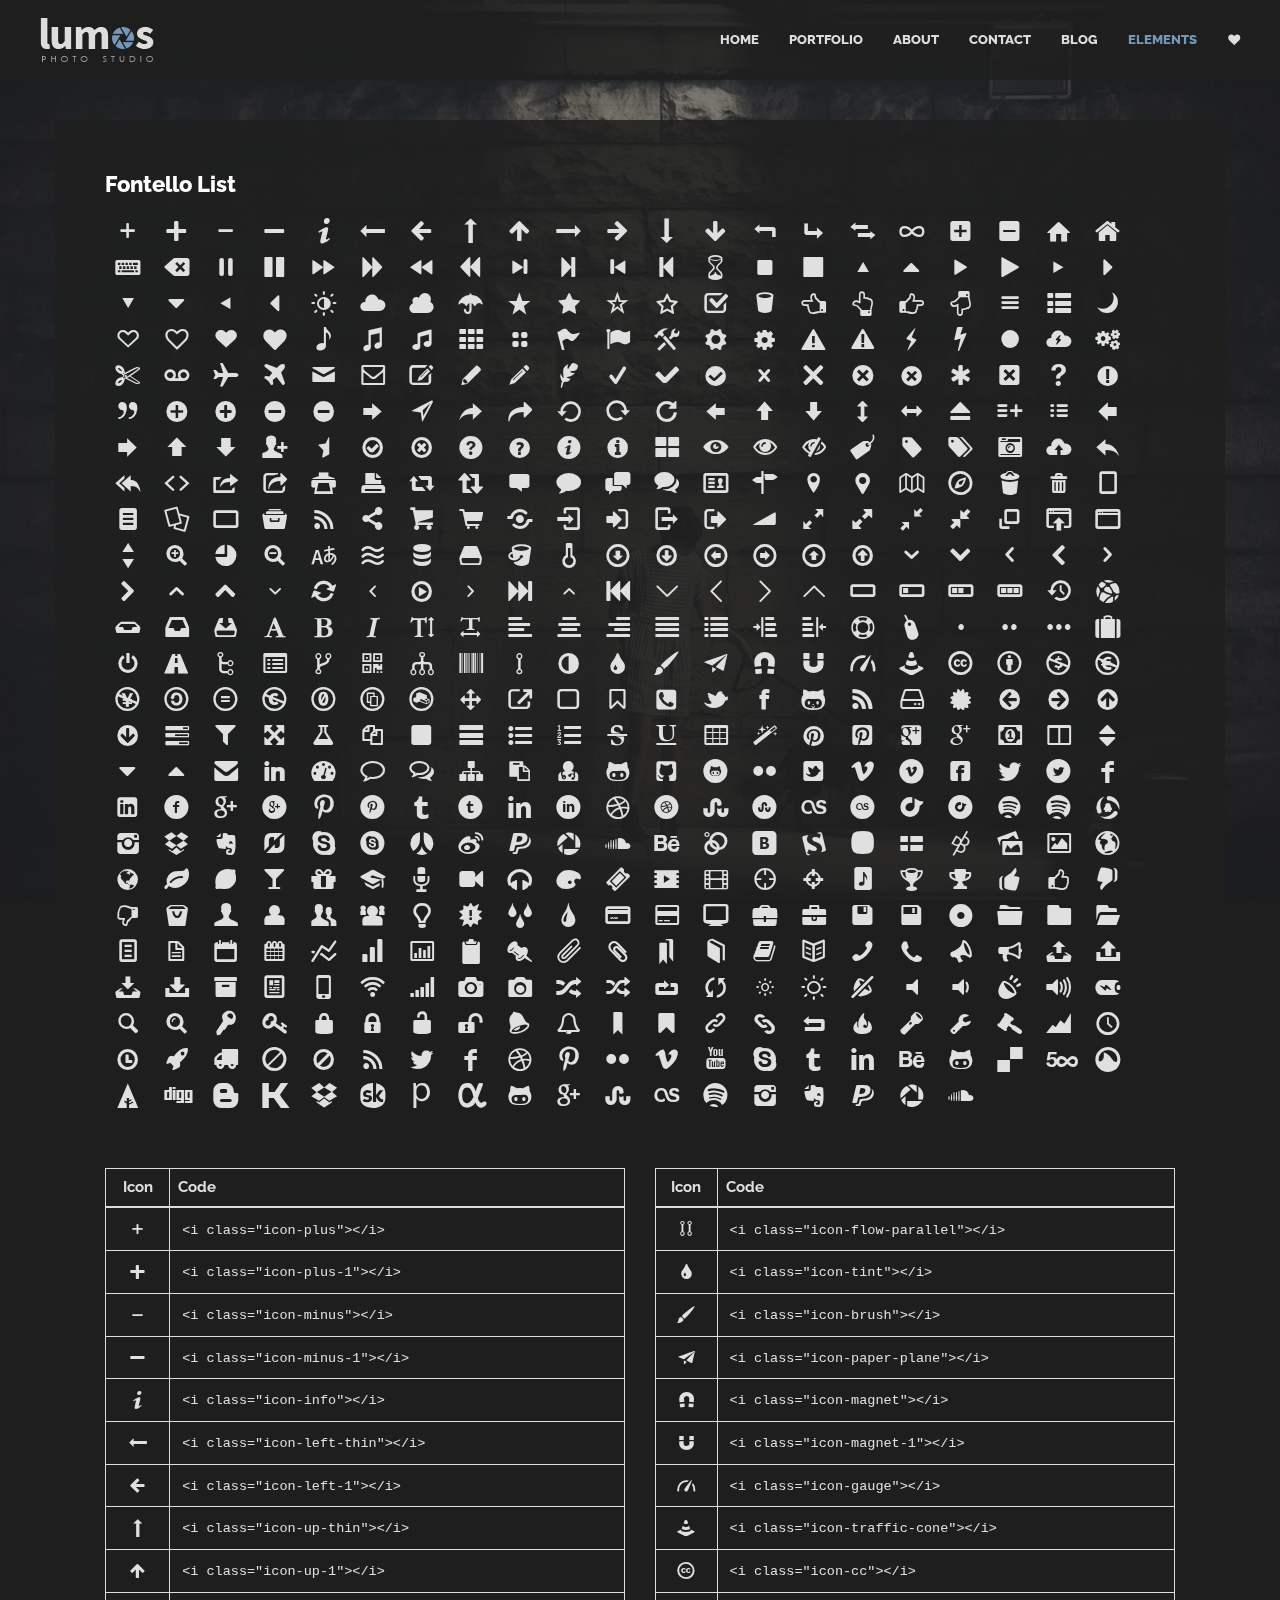
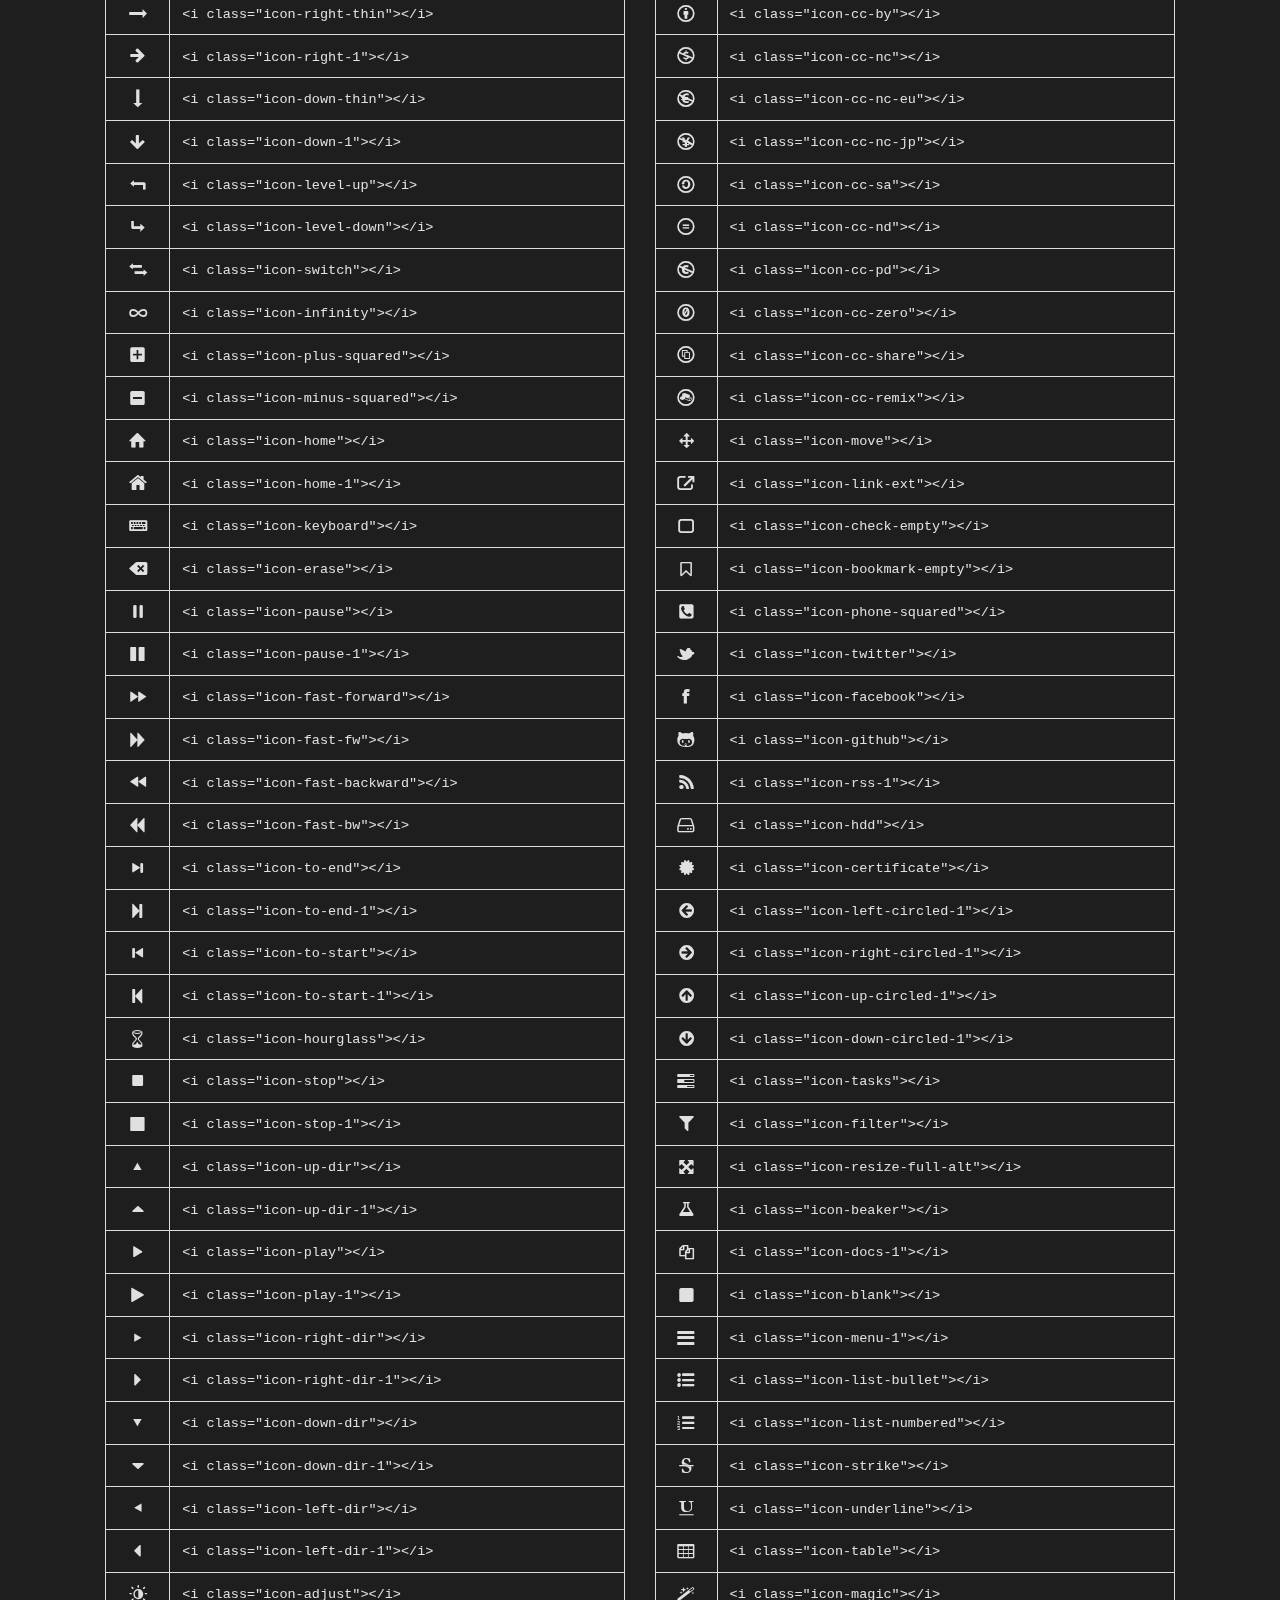
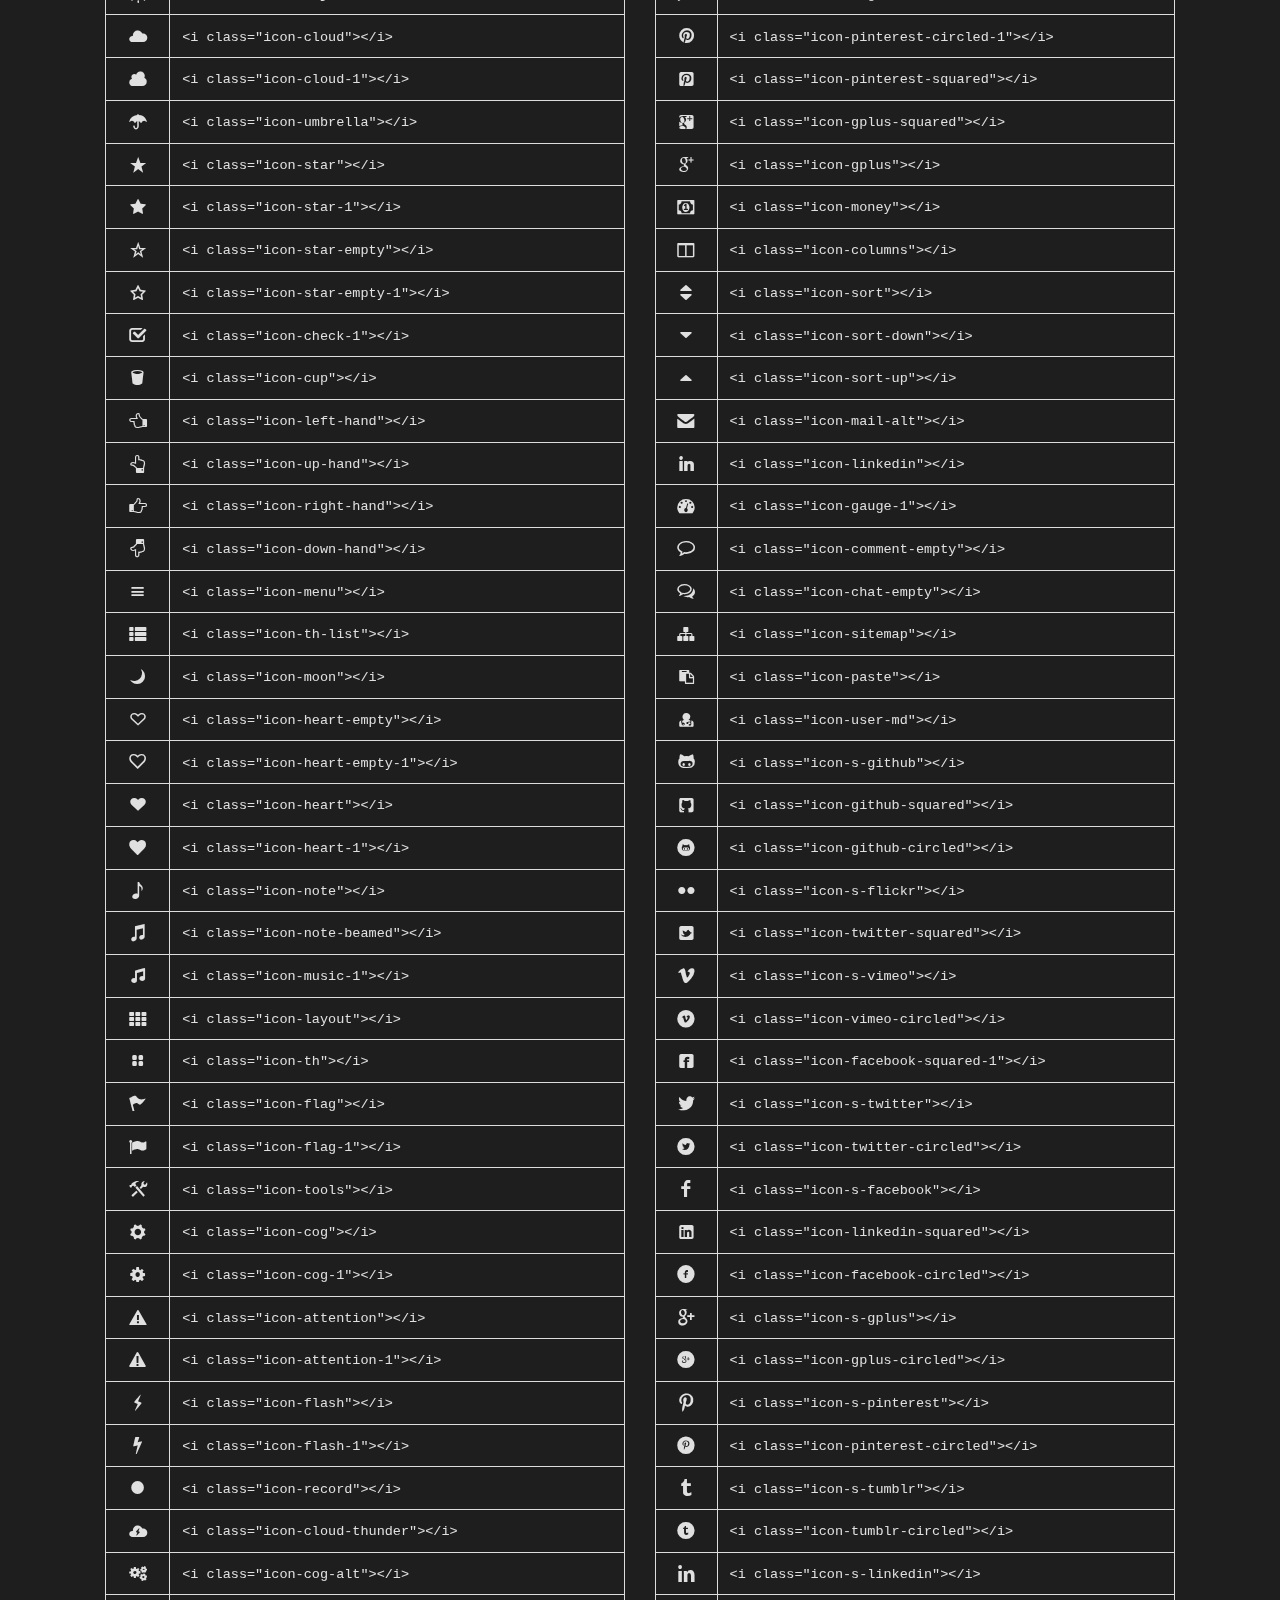
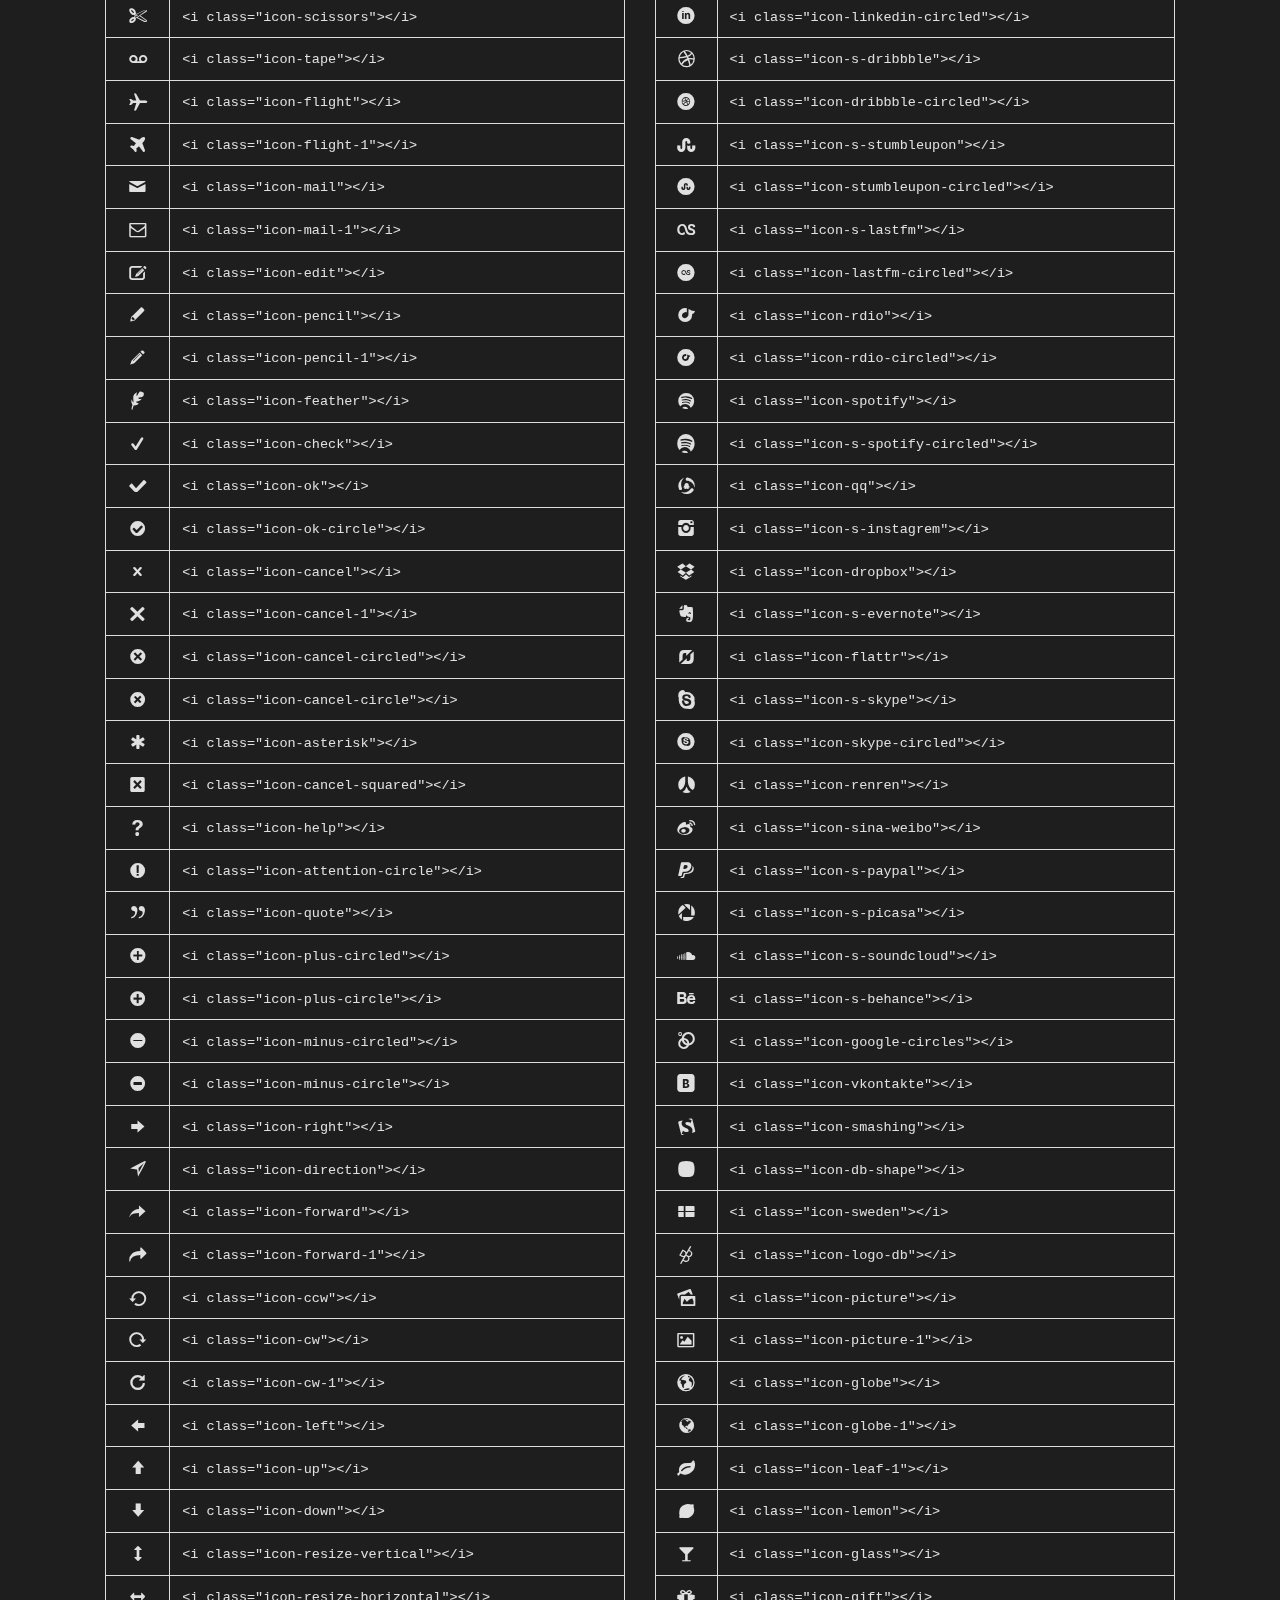
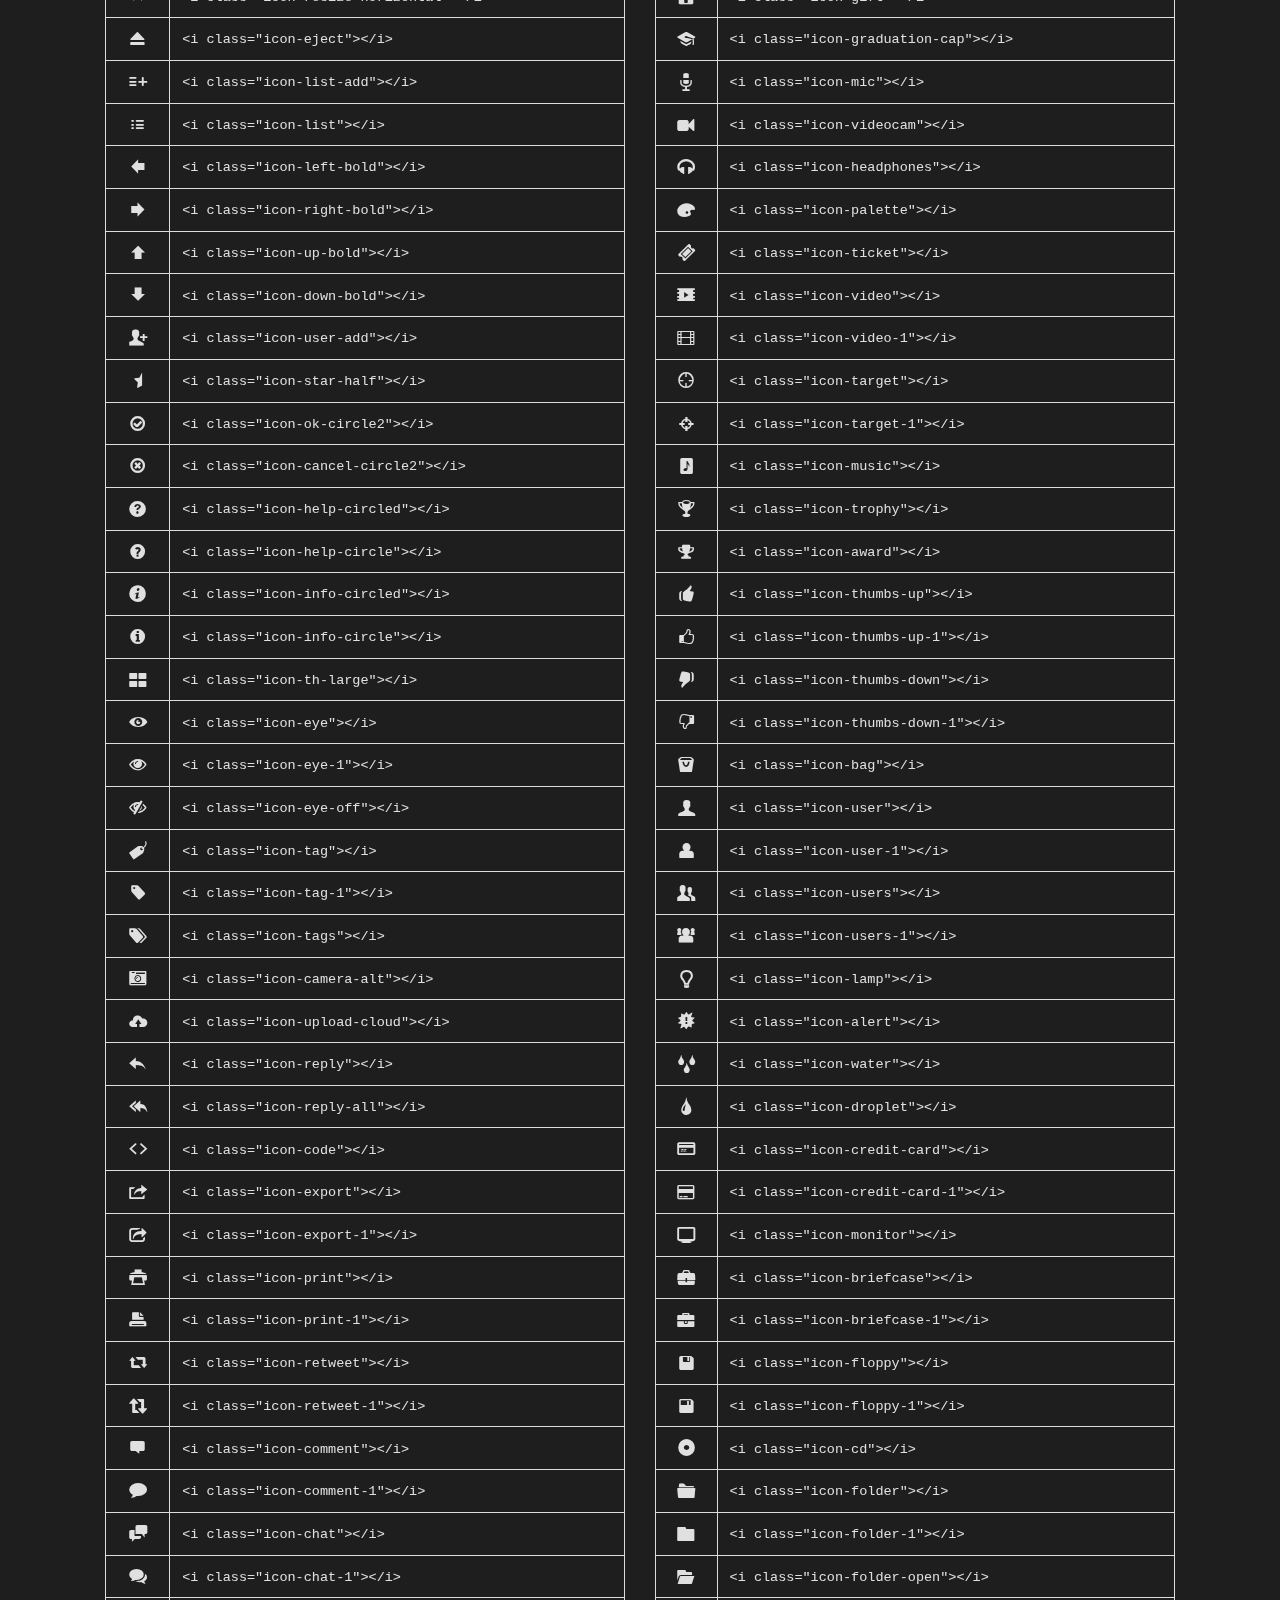
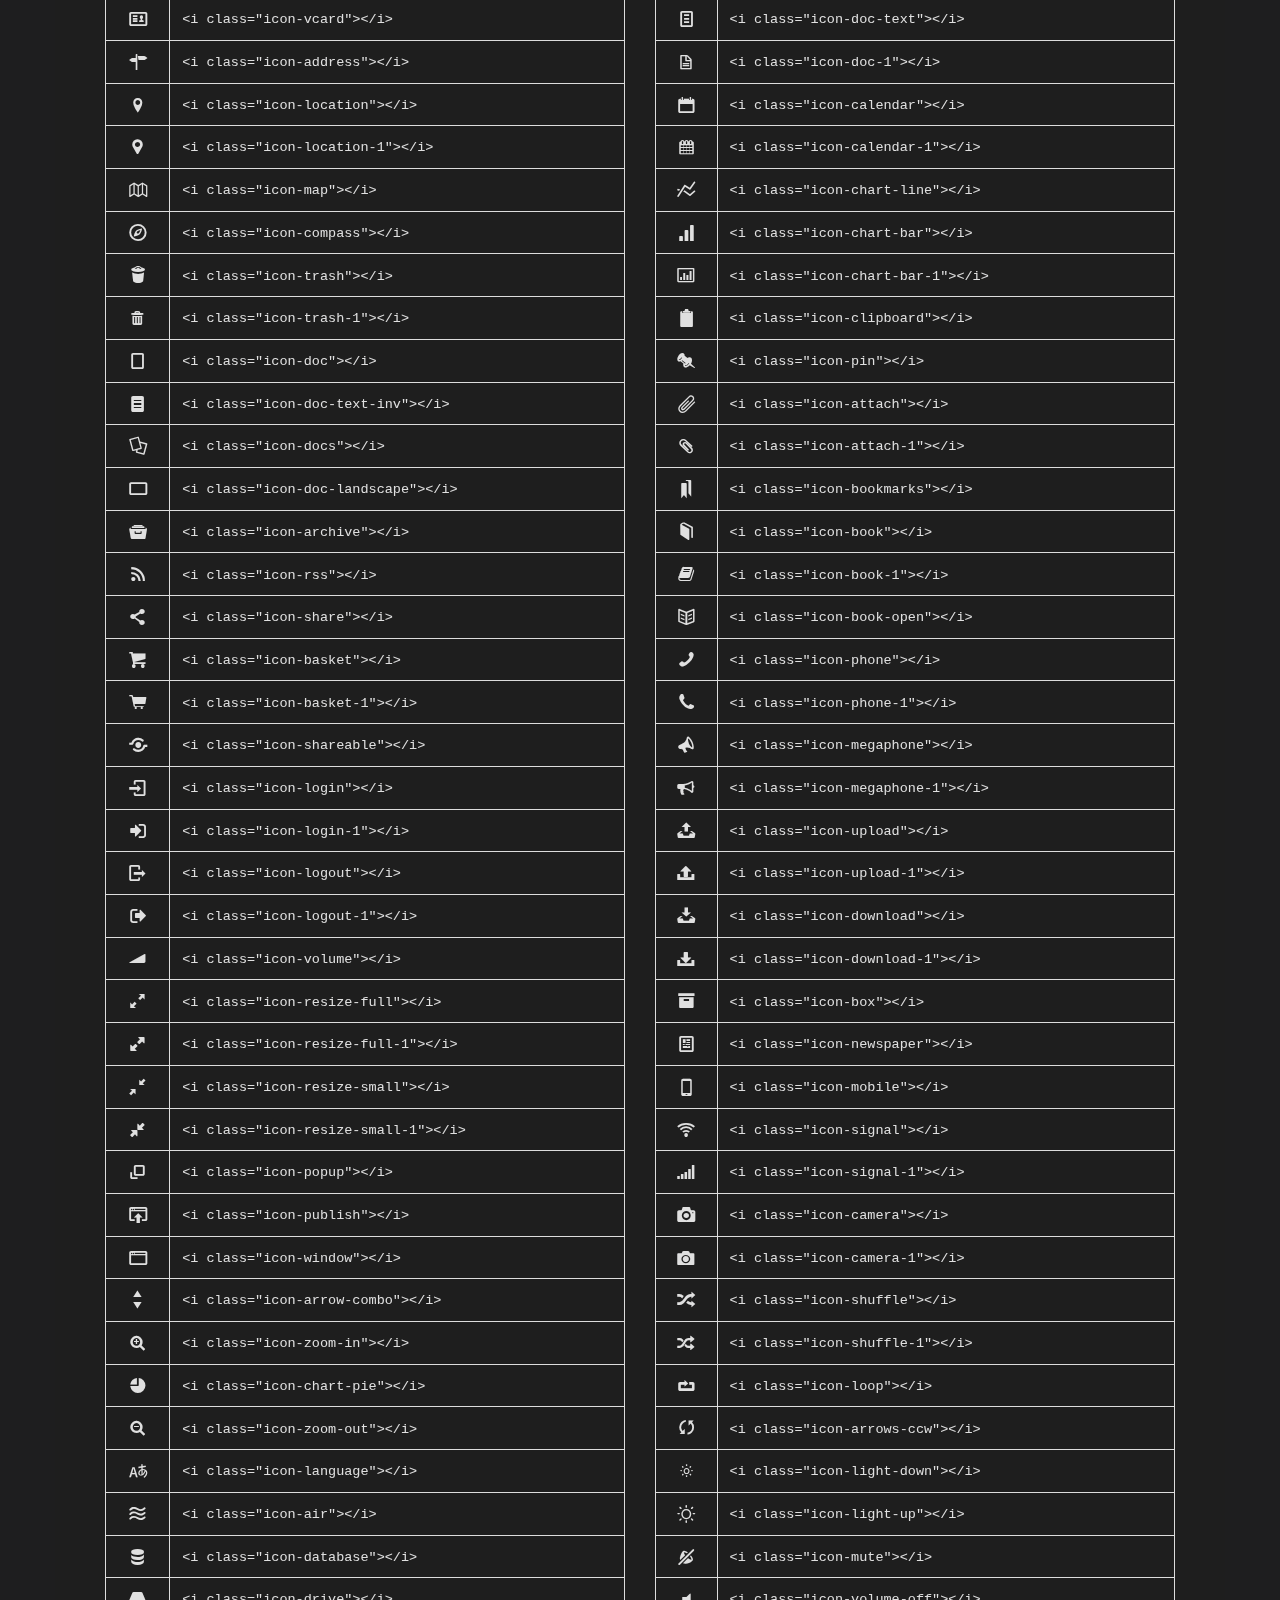
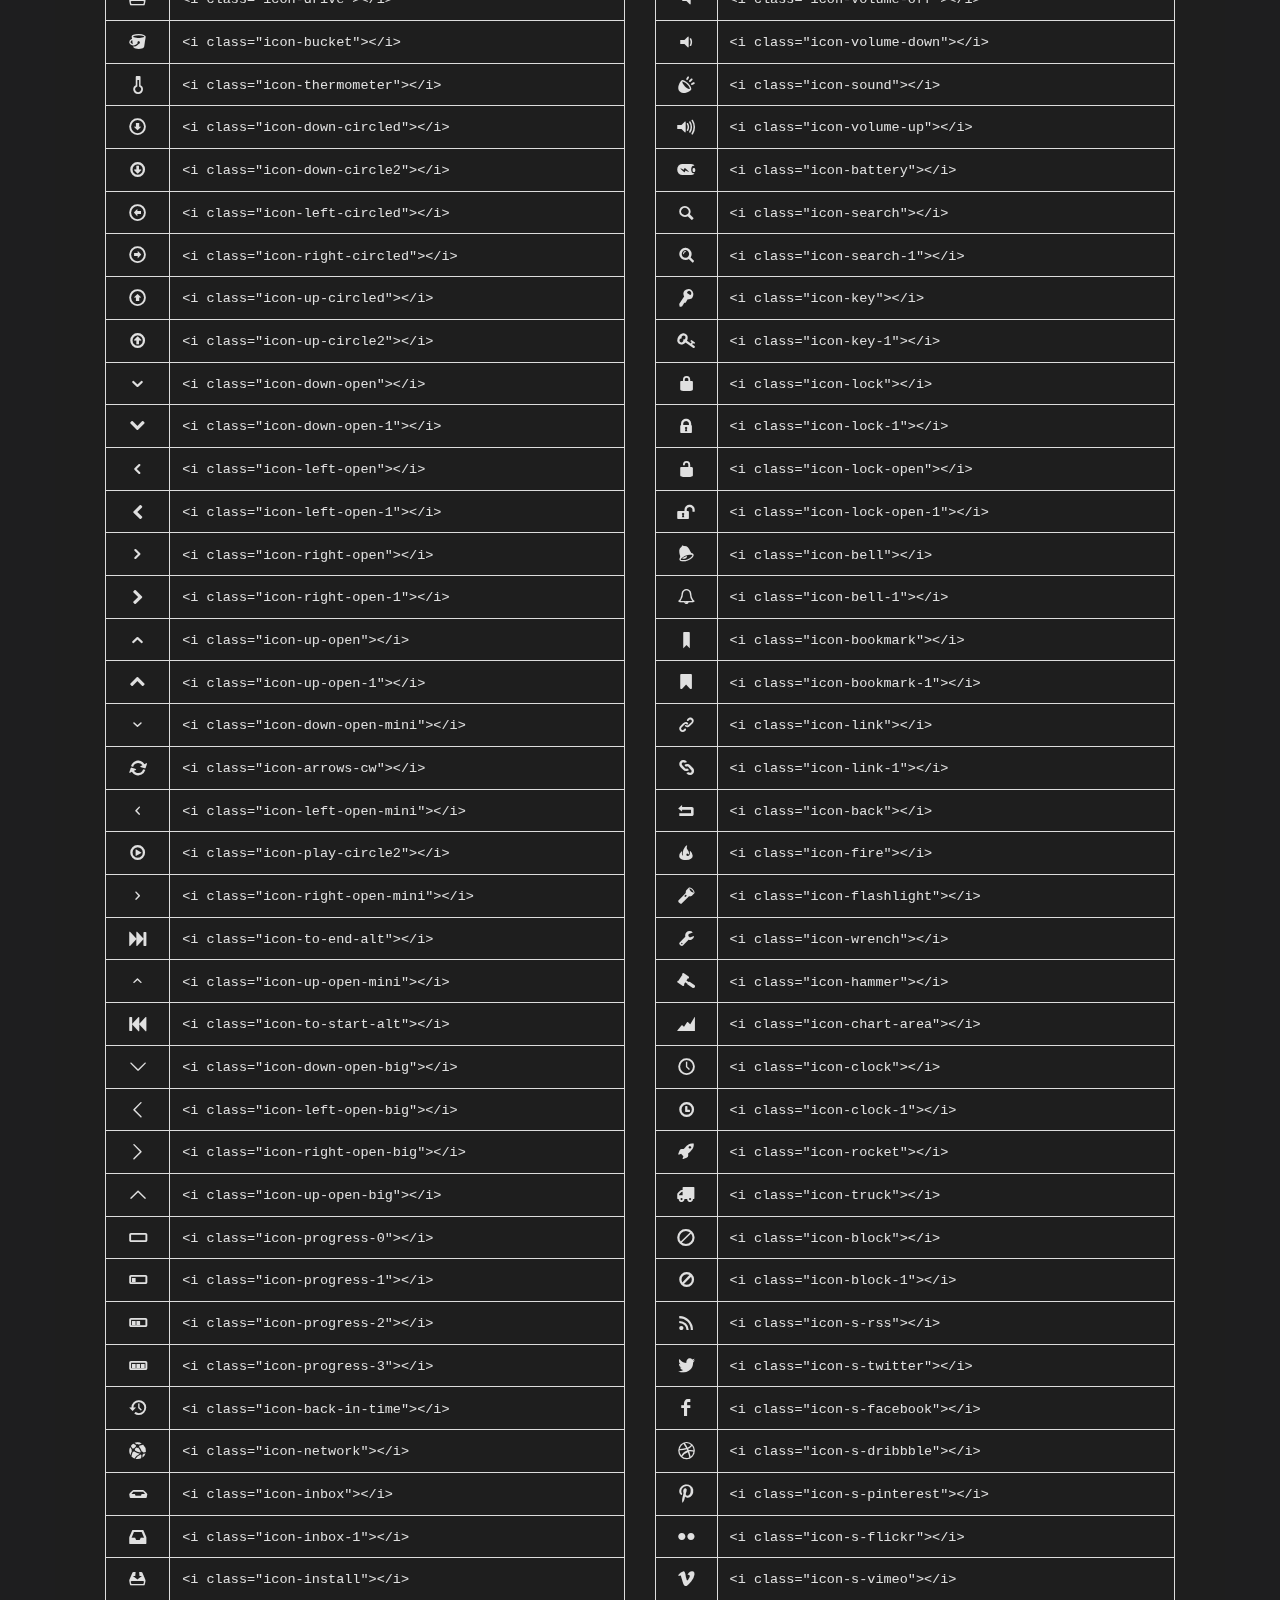
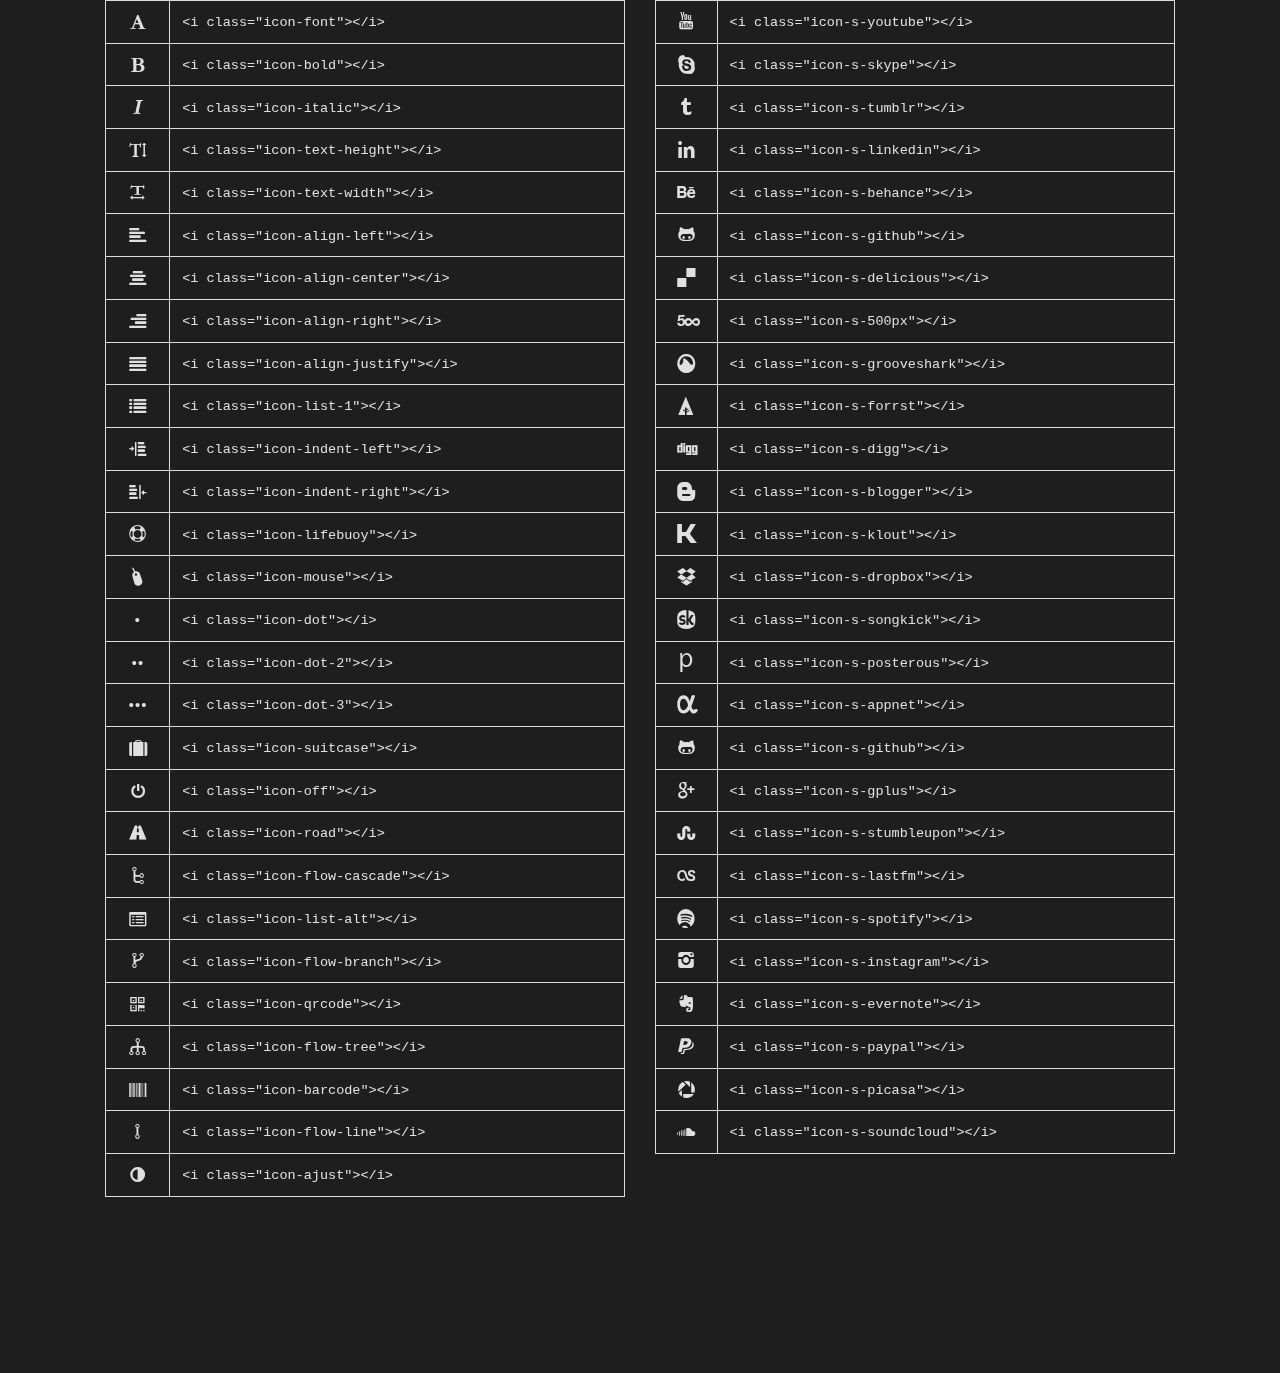
<file: icon-fontello.html>
<!DOCTYPE html>
<html lang="en">
<head>
<meta charset="utf-8">
<meta name="viewport" content="width=device-width, initial-scale=1.0">
<meta name="description" content="">
<meta name="author" content="">
<link rel="shortcut icon" href="style/images/favicon.png">
<title>Lumos</title>
<!-- Bootstrap core CSS -->
<link href="style/css/bootstrap.min.css" rel="stylesheet">
<link href="style/css/plugins.css" rel="stylesheet">
<link href="style/css/prettify.css" rel="stylesheet">
<link href="style.css" rel="stylesheet">
<link href="style/css/color/blue.css" rel="stylesheet">
<link href='http://fonts.googleapis.com/css?family=Raleway:400,800,700,600,500,300' rel='stylesheet' type='text/css'>
<link href='http://fonts.googleapis.com/css?family=Libre+Baskerville:400,400italic' rel='stylesheet' type='text/css'>
<link href="style/type/fontello.css" rel="stylesheet">
<link href="style/type/budicons.css" rel="stylesheet">
<!-- HTML5 shim and Respond.js IE8 support of HTML5 elements and media queries -->
<!--[if lt IE 9]>
      <script src="style/js/html5shiv.js"></script>
      <script src="https://oss.maxcdn.com/libs/respond.js/1.3.0/respond.min.js"></script>
      <![endif]-->
</head>
<body class="full-layout">
<div id="preloader"><div id="status"><div class="spinner"></div></div></div>
<div class="body-wrapper">
  <nav class="navbar navbar-default" role="navigation">
    <div class="navbar-header"> <a class="btn responsive-menu" data-toggle="collapse" data-target=".navbar-collapse"><i></i></a>
      <div class="navbar-brand text-center"> <a href="index.html"><img src="style/images/logo.png" alt="" data-src="style/images/logo.png" data-ret="style/images/logo@2x.png" class="retina" /></a> </div>
      <!-- /.navbar-brand --> 
    </div>
    <!-- /.navbar-header -->
    <div class="collapse navbar-collapse">
      <ul class="nav navbar-nav">
        <li><a href="./#home">Home</a></li>
        <li><a href="./#portfolio">Portfolio</a></li>
        <li><a href="./#about">About</a></li>
        <li><a href="./#contact">Contact</a></li>
        <li><a href="./blog.html">Blog</a></li>
        <li class="current"><a href="./elements.html">Elements</a></li>
        <li><a href="#elsewhere" class="fancybox-inline" data-fancybox-width="325" data-fancybox-height="220"><i class="icon-heart-1"></i><span>Elsewhere</span></a></li>
      </ul>
      <!-- /.navbar-nav --> 
    </div>
    <!-- /.navbar-collapse -->
    <div id="elsewhere" style="display:none;">
      <h1>Me, Elsewhere</h1>
      <div class="divide20"></div>
      <ul class="social">
        <li><a href="#"><i class="icon-s-twitter"></i></a></li>
        <li><a href="#"><i class="icon-s-facebook"></i></a></li>
        <li><a href="#"><i class="icon-s-instagram"></i></a></li>
        <li><a href="#"><i class="icon-s-flickr"></i></a></li>
        <li><a href="#"><i class="icon-s-pinterest"></i></a></li>
        <li><a href="#"><i class="icon-s-linkedin"></i></a></li>
      </ul>
    </div>
    <!-- /#elsewhere --> 
  </nav>
  <!-- /.navbar -->
  
  <div class="page">
  <div class="container">
    <section>
    <div class="box">
      <h3 class="section-title">Fontello List</h3>
		<ul class="font-icons">
      <li><i class="icon-plus"></i></li>
      <li><i class="icon-plus-1"></i></li>
      <li><i class="icon-minus"></i></li>
      <li><i class="icon-minus-1"></i></li>
      <li><i class="icon-info"></i></li>
      <li><i class="icon-left-thin"></i></li>
      <li><i class="icon-left-1"></i></li>
      <li><i class="icon-up-thin"></i></li>
      <li><i class="icon-up-1"></i></li>
      <li><i class="icon-right-thin"></i></li>
      <li><i class="icon-right-1"></i></li>
      <li><i class="icon-down-thin"></i></li>
      <li><i class="icon-down-1"></i></li>
      <li><i class="icon-level-up"></i></li>
      <li><i class="icon-level-down"></i></li>
      <li><i class="icon-switch"></i></li>
      <li><i class="icon-infinity"></i></li>
      <li><i class="icon-plus-squared"></i></li>
      <li><i class="icon-minus-squared"></i></li>
      <li><i class="icon-home"></i></li>
      <li><i class="icon-home-1"></i></li>
      <li><i class="icon-keyboard"></i></li>
      <li><i class="icon-erase"></i></li>
      <li><i class="icon-pause"></i></li>
      <li><i class="icon-pause-1"></i></li>
      <li><i class="icon-fast-forward"></i></li>
      <li><i class="icon-fast-fw"></i></li>
      <li><i class="icon-fast-backward"></i></li>
      <li><i class="icon-fast-bw"></i></li>
      <li><i class="icon-to-end"></i></li>
      <li><i class="icon-to-end-1"></i></li>
      <li><i class="icon-to-start"></i></li>
      <li><i class="icon-to-start-1"></i></li>
      <li><i class="icon-hourglass"></i></li>
      <li><i class="icon-stop"></i></li>
      <li><i class="icon-stop-1"></i></li>
      <li><i class="icon-up-dir"></i></li>
      <li><i class="icon-up-dir-1"></i></li>
      <li><i class="icon-play"></i></li>
      <li><i class="icon-play-1"></i></li>
      <li><i class="icon-right-dir"></i></li>
      <li><i class="icon-right-dir-1"></i></li>
      <li><i class="icon-down-dir"></i></li>
      <li><i class="icon-down-dir-1"></i></li>
      <li><i class="icon-left-dir"></i></li>
      <li><i class="icon-left-dir-1"></i></li>
      <li><i class="icon-adjust"></i></li>
      <li><i class="icon-cloud"></i></li>
      <li><i class="icon-cloud-1"></i></li>
      <li><i class="icon-umbrella"></i></li>
      <li><i class="icon-star"></i></li>
      <li><i class="icon-star-1"></i></li>
      <li><i class="icon-star-empty"></i></li>
      <li><i class="icon-star-empty-1"></i></li>
      <li><i class="icon-check-1"></i></li>
      <li><i class="icon-cup"></i></li>
      <li><i class="icon-left-hand"></i></li>
      <li><i class="icon-up-hand"></i></li>
      <li><i class="icon-right-hand"></i></li>
      <li><i class="icon-down-hand"></i></li>
      <li><i class="icon-menu"></i></li>
      <li><i class="icon-th-list"></i></li>
      <li><i class="icon-moon"></i></li>
      <li><i class="icon-heart-empty"></i></li>
      <li><i class="icon-heart-empty-1"></i></li>
      <li><i class="icon-heart"></i></li>
      <li><i class="icon-heart-1"></i></li>
      <li><i class="icon-note"></i></li>
      <li><i class="icon-note-beamed"></i></li>
      <li><i class="icon-music-1"></i></li>
      <li><i class="icon-layout"></i></li>
      <li><i class="icon-th"></i></li>
      <li><i class="icon-flag"></i></li>
      <li><i class="icon-flag-1"></i></li>
      <li><i class="icon-tools"></i></li>
      <li><i class="icon-cog"></i></li>
      <li><i class="icon-cog-1"></i></li>
      <li><i class="icon-attention"></i></li>
      <li><i class="icon-attention-1"></i></li>
      <li><i class="icon-flash"></i></li>
      <li><i class="icon-flash-1"></i></li>
      <li><i class="icon-record"></i></li>
      <li><i class="icon-cloud-thunder"></i></li>
      <li><i class="icon-cog-alt"></i></li>
      <li><i class="icon-scissors"></i></li>
      <li><i class="icon-tape"></i></li>
      <li><i class="icon-flight"></i></li>
      <li><i class="icon-flight-1"></i></li>
      <li><i class="icon-mail"></i></li>
      <li><i class="icon-mail-1"></i></li>
      <li><i class="icon-edit"></i></li>
      <li><i class="icon-pencil"></i></li>
      <li><i class="icon-pencil-1"></i></li>
      <li><i class="icon-feather"></i></li>
      <li><i class="icon-check"></i></li>
      <li><i class="icon-ok"></i></li>
      <li><i class="icon-ok-circle"></i></li>
      <li><i class="icon-cancel"></i></li>
      <li><i class="icon-cancel-1"></i></li>
      <li><i class="icon-cancel-circled"></i></li>
      <li><i class="icon-cancel-circle"></i></li>
      <li><i class="icon-asterisk"></i></li>
      <li><i class="icon-cancel-squared"></i></li>
      <li><i class="icon-help"></i></li>
      <li><i class="icon-attention-circle"></i></li>
      <li><i class="icon-quote"></i></li>
      <li><i class="icon-plus-circled"></i></li>
      <li><i class="icon-plus-circle"></i></li>
      <li><i class="icon-minus-circled"></i></li>
      <li><i class="icon-minus-circle"></i></li>
      <li><i class="icon-right"></i></li>
      <li><i class="icon-direction"></i></li>
      <li><i class="icon-forward"></i></li>
      <li><i class="icon-forward-1"></i></li>
      <li><i class="icon-ccw"></i></li>
      <li><i class="icon-cw"></i></li>
      <li><i class="icon-cw-1"></i></li>
      <li><i class="icon-left"></i></li>
      <li><i class="icon-up"></i></li>
      <li><i class="icon-down"></i></li>
      <li><i class="icon-resize-vertical"></i></li>
      <li><i class="icon-resize-horizontal"></i></li>
      <li><i class="icon-eject"></i></li>
      <li><i class="icon-list-add"></i></li>
      <li><i class="icon-list"></i></li>
      <li><i class="icon-left-bold"></i></li>
      <li><i class="icon-right-bold"></i></li>
      <li><i class="icon-up-bold"></i></li>
      <li><i class="icon-down-bold"></i></li>
      <li><i class="icon-user-add"></i></li>
      <li><i class="icon-star-half"></i></li>
      <li><i class="icon-ok-circle2"></i></li>
      <li><i class="icon-cancel-circle2"></i></li>
      <li><i class="icon-help-circled"></i></li>
      <li><i class="icon-help-circle"></i></li>
      <li><i class="icon-info-circled"></i></li>
      <li><i class="icon-info-circle"></i></li>
      <li><i class="icon-th-large"></i></li>
      <li><i class="icon-eye"></i></li>
      <li><i class="icon-eye-1"></i></li>
      <li><i class="icon-eye-off"></i></li>
      <li><i class="icon-tag"></i></li>
      <li><i class="icon-tag-1"></i></li>
      <li><i class="icon-tags"></i></li>
      <li><i class="icon-camera-alt"></i></li>
      <li><i class="icon-upload-cloud"></i></li>
      <li><i class="icon-reply"></i></li>
      <li><i class="icon-reply-all"></i></li>
      <li><i class="icon-code"></i></li>
      <li><i class="icon-export"></i></li>
      <li><i class="icon-export-1"></i></li>
      <li><i class="icon-print"></i></li>
      <li><i class="icon-print-1"></i></li>
      <li><i class="icon-retweet"></i></li>
      <li><i class="icon-retweet-1"></i></li>
      <li><i class="icon-comment"></i></li>
      <li><i class="icon-comment-1"></i></li>
      <li><i class="icon-chat"></i></li>
      <li><i class="icon-chat-1"></i></li>
      <li><i class="icon-vcard"></i></li>
      <li><i class="icon-address"></i></li>
      <li><i class="icon-location"></i></li>
      <li><i class="icon-location-1"></i></li>
      <li><i class="icon-map"></i></li>
      <li><i class="icon-compass"></i></li>
      <li><i class="icon-trash"></i></li>
      <li><i class="icon-trash-1"></i></li>
      <li><i class="icon-doc"></i></li>
      <li><i class="icon-doc-text-inv"></i></li>
      <li><i class="icon-docs"></i></li>
      <li><i class="icon-doc-landscape"></i></li>
      <li><i class="icon-archive"></i></li>
      <li><i class="icon-rss"></i></li>
      <li><i class="icon-share"></i></li>
      <li><i class="icon-basket"></i></li>
      <li><i class="icon-basket-1"></i></li>
      <li><i class="icon-shareable"></i></li>
      <li><i class="icon-login"></i></li>
      <li><i class="icon-login-1"></i></li>
      <li><i class="icon-logout"></i></li>
      <li><i class="icon-logout-1"></i></li>
      <li><i class="icon-volume"></i></li>
      <li><i class="icon-resize-full"></i></li>
      <li><i class="icon-resize-full-1"></i></li>
      <li><i class="icon-resize-small"></i></li>
      <li><i class="icon-resize-small-1"></i></li>
      <li><i class="icon-popup"></i></li>
      <li><i class="icon-publish"></i></li>
      <li><i class="icon-window"></i></li>
      <li><i class="icon-arrow-combo"></i></li>
      <li><i class="icon-zoom-in"></i></li>
      <li><i class="icon-chart-pie"></i></li>
      <li><i class="icon-zoom-out"></i></li>
      <li><i class="icon-language"></i></li>
      <li><i class="icon-air"></i></li>
      <li><i class="icon-database"></i></li>
      <li><i class="icon-drive"></i></li>
      <li><i class="icon-bucket"></i></li>
      <li><i class="icon-thermometer"></i></li>
      <li><i class="icon-down-circled"></i></li>
      <li><i class="icon-down-circle2"></i></li>
      <li><i class="icon-left-circled"></i></li>
      <li><i class="icon-right-circled"></i></li>
      <li><i class="icon-up-circled"></i></li>
      <li><i class="icon-up-circle2"></i></li>
      <li><i class="icon-down-open"></i></li>
      <li><i class="icon-down-open-1"></i></li>
      <li><i class="icon-left-open"></i></li>
      <li><i class="icon-left-open-1"></i></li>
      <li><i class="icon-right-open"></i></li>
      <li><i class="icon-right-open-1"></i></li>
      <li><i class="icon-up-open"></i></li>
      <li><i class="icon-up-open-1"></i></li>
      <li><i class="icon-down-open-mini"></i></li>
      <li><i class="icon-arrows-cw"></i></li>
      <li><i class="icon-left-open-mini"></i></li>
      <li><i class="icon-play-circle2"></i></li>
      <li><i class="icon-right-open-mini"></i></li>
      <li><i class="icon-to-end-alt"></i></li>
      <li><i class="icon-up-open-mini"></i></li>
      <li><i class="icon-to-start-alt"></i></li>
      <li><i class="icon-down-open-big"></i></li>
      <li><i class="icon-left-open-big"></i></li>
      <li><i class="icon-right-open-big"></i></li>
      <li><i class="icon-up-open-big"></i></li>
      <li><i class="icon-progress-0"></i></li>
      <li><i class="icon-progress-1"></i></li>
      <li><i class="icon-progress-2"></i></li>
      <li><i class="icon-progress-3"></i></li>
      <li><i class="icon-back-in-time"></i></li>
      <li><i class="icon-network"></i></li>
      <li><i class="icon-inbox"></i></li>
      <li><i class="icon-inbox-1"></i></li>
      <li><i class="icon-install"></i></li>
      <li><i class="icon-font"></i></li>
      <li><i class="icon-bold"></i></li>
      <li><i class="icon-italic"></i></li>
      <li><i class="icon-text-height"></i></li>
      <li><i class="icon-text-width"></i></li>
      <li><i class="icon-align-left"></i></li>
      <li><i class="icon-align-center"></i></li>
      <li><i class="icon-align-right"></i></li>
      <li><i class="icon-align-justify"></i></li>
      <li><i class="icon-list-1"></i></li>
      <li><i class="icon-indent-left"></i></li>
      <li><i class="icon-indent-right"></i></li>
      <li><i class="icon-lifebuoy"></i></li>
      <li><i class="icon-mouse"></i></li>
      <li><i class="icon-dot"></i></li>
      <li><i class="icon-dot-2"></i></li>
      <li><i class="icon-dot-3"></i></li>
      <li><i class="icon-suitcase"></i></li>
      <li><i class="icon-off"></i></li>
      <li><i class="icon-road"></i></li>
      <li><i class="icon-flow-cascade"></i></li>
      <li><i class="icon-list-alt"></i></li>
      <li><i class="icon-flow-branch"></i></li>
      <li><i class="icon-qrcode"></i></li>
      <li><i class="icon-flow-tree"></i></li>
      <li><i class="icon-barcode"></i></li>
      <li><i class="icon-flow-line"></i></li>
      <li><i class="icon-ajust"></i></li>
      <li><i class="icon-tint"></i></li>
      <li><i class="icon-brush"></i></li>
      <li><i class="icon-paper-plane"></i></li>
      <li><i class="icon-magnet"></i></li>
      <li><i class="icon-magnet-1"></i></li>
      <li><i class="icon-gauge"></i></li>
      <li><i class="icon-traffic-cone"></i></li>
      <li><i class="icon-cc"></i></li>
      <li><i class="icon-cc-by"></i></li>
      <li><i class="icon-cc-nc"></i></li>
      <li><i class="icon-cc-nc-eu"></i></li>
      <li><i class="icon-cc-nc-jp"></i></li>
      <li><i class="icon-cc-sa"></i></li>
      <li><i class="icon-cc-nd"></i></li>
      <li><i class="icon-cc-pd"></i></li>
      <li><i class="icon-cc-zero"></i></li>
      <li><i class="icon-cc-share"></i></li>
      <li><i class="icon-cc-remix"></i></li>
      <li><i class="icon-move"></i></li>
      <li><i class="icon-link-ext"></i></li>
      <li><i class="icon-check-empty"></i></li>
      <li><i class="icon-bookmark-empty"></i></li>
      <li><i class="icon-phone-squared"></i></li>
      <li><i class="icon-twitter"></i></li>
      <li><i class="icon-facebook"></i></li>
      <li><i class="icon-github"></i></li>
      <li><i class="icon-rss-1"></i></li>
      <li><i class="icon-hdd"></i></li>
      <li><i class="icon-certificate"></i></li>
      <li><i class="icon-left-circled-1"></i></li>
      <li><i class="icon-right-circled-1"></i></li>
      <li><i class="icon-up-circled-1"></i></li>
      <li><i class="icon-down-circled-1"></i></li>
      <li><i class="icon-tasks"></i></li>
      <li><i class="icon-filter"></i></li>
      <li><i class="icon-resize-full-alt"></i></li>
      <li><i class="icon-beaker"></i></li>
      <li><i class="icon-docs-1"></i></li>
      <li><i class="icon-blank"></i></li>
      <li><i class="icon-menu-1"></i></li>
      <li><i class="icon-list-bullet"></i></li>
      <li><i class="icon-list-numbered"></i></li>
      <li><i class="icon-strike"></i></li>
      <li><i class="icon-underline"></i></li>
      <li><i class="icon-table"></i></li>
      <li><i class="icon-magic"></i></li>
      <li><i class="icon-pinterest-circled-1"></i></li>
      <li><i class="icon-pinterest-squared"></i></li>
      <li><i class="icon-gplus-squared"></i></li>
      <li><i class="icon-gplus"></i></li>
      <li><i class="icon-money"></i></li>
      <li><i class="icon-columns"></i></li>
      <li><i class="icon-sort"></i></li>
      <li><i class="icon-sort-down"></i></li>
      <li><i class="icon-sort-up"></i></li>
      <li><i class="icon-mail-alt"></i></li>
      <li><i class="icon-linkedin"></i></li>
      <li><i class="icon-gauge-1"></i></li>
      <li><i class="icon-comment-empty"></i></li>
      <li><i class="icon-chat-empty"></i></li>
      <li><i class="icon-sitemap"></i></li>
      <li><i class="icon-paste"></i></li>
      <li><i class="icon-user-md"></i></li>
      <li><i class="icon-s-github"></i></li>
      <li><i class="icon-github-squared"></i></li>
      <li><i class="icon-github-circled"></i></li>
      <li><i class="icon-s-flickr"></i></li>
      <li><i class="icon-twitter-squared"></i></li>
      <li><i class="icon-s-vimeo"></i></li>
      <li><i class="icon-vimeo-circled"></i></li>
      <li><i class="icon-facebook-squared-1"></i></li>
      <li><i class="icon-s-twitter"></i></li>
      <li><i class="icon-twitter-circled"></i></li>
      <li><i class="icon-s-facebook"></i></li>
      <li><i class="icon-linkedin-squared"></i></li>
      <li><i class="icon-facebook-circled"></i></li>
      <li><i class="icon-s-gplus"></i></li>
      <li><i class="icon-gplus-circled"></i></li>
      <li><i class="icon-s-pinterest"></i></li>
      <li><i class="icon-pinterest-circled"></i></li>
      <li><i class="icon-s-tumblr"></i></li>
      <li><i class="icon-tumblr-circled"></i></li>
      <li><i class="icon-s-linkedin"></i></li>
      <li><i class="icon-linkedin-circled"></i></li>
      <li><i class="icon-s-dribbble"></i></li>
      <li><i class="icon-dribbble-circled"></i></li>
      <li><i class="icon-s-stumbleupon"></i></li>
      <li><i class="icon-stumbleupon-circled"></i></li>
      <li><i class="icon-s-lastfm"></i></li>
      <li><i class="icon-lastfm-circled"></i></li>
      <li><i class="icon-rdio"></i></li>
      <li><i class="icon-rdio-circled"></i></li>
      <li><i class="icon-spotify"></i></li>
      <li><i class="icon-s-spotify-circled"></i></li>
      <li><i class="icon-qq"></i></li>
      <li><i class="icon-s-instagrem"></i></li>
      <li><i class="icon-dropbox"></i></li>
      <li><i class="icon-s-evernote"></i></li>
      <li><i class="icon-flattr"></i></li>
      <li><i class="icon-s-skype"></i></li>
      <li><i class="icon-skype-circled"></i></li>
      <li><i class="icon-renren"></i></li>
      <li><i class="icon-sina-weibo"></i></li>
      <li><i class="icon-s-paypal"></i></li>
      <li><i class="icon-s-picasa"></i></li>
      <li><i class="icon-s-soundcloud"></i></li>
      <li><i class="icon-s-behance"></i></li>
      <li><i class="icon-google-circles"></i></li>
      <li><i class="icon-vkontakte"></i></li>
      <li><i class="icon-smashing"></i></li>
      <li><i class="icon-db-shape"></i></li>
      <li><i class="icon-sweden"></i></li>
      <li><i class="icon-logo-db"></i></li>
      <li><i class="icon-picture"></i></li>
      <li><i class="icon-picture-1"></i></li>
      <li><i class="icon-globe"></i></li>
      <li><i class="icon-globe-1"></i></li>
      <li><i class="icon-leaf-1"></i></li>
      <li><i class="icon-lemon"></i></li>
      <li><i class="icon-glass"></i></li>
      <li><i class="icon-gift"></i></li>
      <li><i class="icon-graduation-cap"></i></li>
      <li><i class="icon-mic"></i></li>
      <li><i class="icon-videocam"></i></li>
      <li><i class="icon-headphones"></i></li>
      <li><i class="icon-palette"></i></li>
      <li><i class="icon-ticket"></i></li>
      <li><i class="icon-video"></i></li>
      <li><i class="icon-video-1"></i></li>
      <li><i class="icon-target"></i></li>
      <li><i class="icon-target-1"></i></li>
      <li><i class="icon-music"></i></li>
      <li><i class="icon-trophy"></i></li>
      <li><i class="icon-award"></i></li>
      <li><i class="icon-thumbs-up"></i></li>
      <li><i class="icon-thumbs-up-1"></i></li>
      <li><i class="icon-thumbs-down"></i></li>
      <li><i class="icon-thumbs-down-1"></i></li>
      <li><i class="icon-bag"></i></li>
      <li><i class="icon-user"></i></li>
      <li><i class="icon-user-1"></i></li>
      <li><i class="icon-users"></i></li>
      <li><i class="icon-users-1"></i></li>
      <li><i class="icon-lamp"></i></li>
      <li><i class="icon-alert"></i></li>
      <li><i class="icon-water"></i></li>
      <li><i class="icon-droplet"></i></li>
      <li><i class="icon-credit-card"></i></li>
      <li><i class="icon-credit-card-1"></i></li>
      <li><i class="icon-monitor"></i></li>
      <li><i class="icon-briefcase"></i></li>
      <li><i class="icon-briefcase-1"></i></li>
      <li><i class="icon-floppy"></i></li>
      <li><i class="icon-floppy-1"></i></li>
      <li><i class="icon-cd"></i></li>
      <li><i class="icon-folder"></i></li>
      <li><i class="icon-folder-1"></i></li>
      <li><i class="icon-folder-open"></i></li>
      <li><i class="icon-doc-text"></i></li>
      <li><i class="icon-doc-1"></i></li>
      <li><i class="icon-calendar"></i></li>
      <li><i class="icon-calendar-1"></i></li>
      <li><i class="icon-chart-line"></i></li>
      <li><i class="icon-chart-bar"></i></li>
      <li><i class="icon-chart-bar-1"></i></li>
      <li><i class="icon-clipboard"></i></li>
      <li><i class="icon-pin"></i></li>
      <li><i class="icon-attach"></i></li>
      <li><i class="icon-attach-1"></i></li>
      <li><i class="icon-bookmarks"></i></li>
      <li><i class="icon-book"></i></li>
      <li><i class="icon-book-1"></i></li>
      <li><i class="icon-book-open"></i></li>
      <li><i class="icon-phone"></i></li>
      <li><i class="icon-phone-1"></i></li>
      <li><i class="icon-megaphone"></i></li>
      <li><i class="icon-megaphone-1"></i></li>
      <li><i class="icon-upload"></i></li>
      <li><i class="icon-upload-1"></i></li>
      <li><i class="icon-download"></i></li>
      <li><i class="icon-download-1"></i></li>
      <li><i class="icon-box"></i></li>
      <li><i class="icon-newspaper"></i></li>
      <li><i class="icon-mobile"></i></li>
      <li><i class="icon-signal"></i></li>
      <li><i class="icon-signal-1"></i></li>
      <li><i class="icon-camera"></i></li>
      <li><i class="icon-camera-1"></i></li>
      <li><i class="icon-shuffle"></i></li>
      <li><i class="icon-shuffle-1"></i></li>
      <li><i class="icon-loop"></i></li>
      <li><i class="icon-arrows-ccw"></i></li>
      <li><i class="icon-light-down"></i></li>
      <li><i class="icon-light-up"></i></li>
      <li><i class="icon-mute"></i></li>
      <li><i class="icon-volume-off"></i></li>
      <li><i class="icon-volume-down"></i></li>
      <li><i class="icon-sound"></i></li>
      <li><i class="icon-volume-up"></i></li>
      <li><i class="icon-battery"></i></li>
      <li><i class="icon-search"></i></li>
      <li><i class="icon-search-1"></i></li>
      <li><i class="icon-key"></i></li>
      <li><i class="icon-key-1"></i></li>
      <li><i class="icon-lock"></i></li>
      <li><i class="icon-lock-1"></i></li>
      <li><i class="icon-lock-open"></i></li>
      <li><i class="icon-lock-open-1"></i></li>
      <li><i class="icon-bell"></i></li>
      <li><i class="icon-bell-1"></i></li>
      <li><i class="icon-bookmark"></i></li>
      <li><i class="icon-bookmark-1"></i></li>
      <li><i class="icon-link"></i></li>
      <li><i class="icon-link-1"></i></li>
      <li><i class="icon-back"></i></li>
      <li><i class="icon-fire"></i></li>
      <li><i class="icon-flashlight"></i></li>
      <li><i class="icon-wrench"></i></li>
      <li><i class="icon-hammer"></i></li>
      <li><i class="icon-chart-area"></i></li>
      <li><i class="icon-clock"></i></li>
      <li><i class="icon-clock-1"></i></li>
      <li><i class="icon-rocket"></i></li>
      <li><i class="icon-truck"></i></li>
      <li><i class="icon-block"></i></li>
      <li><i class="icon-block-1"></i></li>
      <li><i class="icon-s-rss"></i></li>
      <li><i class="icon-s-twitter"></i></li>
      <li><i class="icon-s-facebook"></i></li>
      <li><i class="icon-s-dribbble"></i></li>
      <li><i class="icon-s-pinterest"></i></li>
      <li><i class="icon-s-flickr"></i></li>
      <li><i class="icon-s-vimeo"></i></li>
      <li><i class="icon-s-youtube"></i></li>
      <li><i class="icon-s-skype"></i></li>
      <li><i class="icon-s-tumblr"></i></li>
      <li><i class="icon-s-linkedin"></i></li>
      <li><i class="icon-s-behance"></i></li>
      <li><i class="icon-s-github"></i></li>
      <li><i class="icon-s-delicious"></i></li>
      <li><i class="icon-s-500px"></i></li>
      <li><i class="icon-s-grooveshark"></i></li>
      <li><i class="icon-s-forrst"></i></li>
      <li><i class="icon-s-digg"></i></li>
      <li><i class="icon-s-blogger"></i></li>
      <li><i class="icon-s-klout"></i></li>
      <li><i class="icon-s-dropbox"></i></li>
      <li><i class="icon-s-songkick"></i></li>
      <li><i class="icon-s-posterous"></i></li>
      <li><i class="icon-s-appnet"></i></li>
      <li><i class="icon-s-github"></i></li>
      <li><i class="icon-s-gplus"></i></li>
      <li><i class="icon-s-stumbleupon"></i></li>
      <li><i class="icon-s-lastfm"></i></li>
      <li><i class="icon-s-spotify"></i></li>
      <li><i class="icon-s-instagram"></i></li>
      <li><i class="icon-s-evernote"></i></li>
      <li><i class="icon-s-paypal"></i></li>
      <li><i class="icon-s-picasa"></i></li>
      <li><i class="icon-s-soundcloud"></i></li>
    </ul>
    <div class="divide50"></div>
    <div class="row retina-icons-code">
      <div class="col-sm-6">
        <table class="table table-bordered table-striped">
          <colgroup>
          <col class="span1">
          <col class="span5">
          </colgroup>
          <thead>
            <tr>
              <th>Icon</th>
              <th>Code</th>
            </tr>
          </thead>
          <tbody>
            <tr>
              <td><i class="icon-plus"></i></td>
              <td><code>&lt;i class="icon-plus"&gt;&lt;/i&gt;</code></td>
            </tr>
            <tr>
              <td><i class="icon-plus-1"></i></td>
              <td><code>&lt;i class="icon-plus-1"&gt;&lt;/i&gt;</code></td>
            </tr>
            <tr>
              <td><i class="icon-minus"></i></td>
              <td><code>&lt;i class="icon-minus"&gt;&lt;/i&gt;</code></td>
            </tr>
            <tr>
              <td><i class="icon-minus-1"></i></td>
              <td><code>&lt;i class="icon-minus-1"&gt;&lt;/i&gt;</code></td>
            </tr>
            <tr>
              <td><i class="icon-info"></i></td>
              <td><code>&lt;i class="icon-info"&gt;&lt;/i&gt;</code></td>
            </tr>
            <tr>
              <td><i class="icon-left-thin"></i></td>
              <td><code>&lt;i class="icon-left-thin"&gt;&lt;/i&gt;</code></td>
            </tr>
            <tr>
              <td><i class="icon-left-1"></i></td>
              <td><code>&lt;i class="icon-left-1"&gt;&lt;/i&gt;</code></td>
            </tr>
            <tr>
              <td><i class="icon-up-thin"></i></td>
              <td><code>&lt;i class="icon-up-thin"&gt;&lt;/i&gt;</code></td>
            </tr>
            <tr>
              <td><i class="icon-up-1"></i></td>
              <td><code>&lt;i class="icon-up-1"&gt;&lt;/i&gt;</code></td>
            </tr>
            <tr>
              <td><i class="icon-right-thin"></i></td>
              <td><code>&lt;i class="icon-right-thin"&gt;&lt;/i&gt;</code></td>
            </tr>
            <tr>
              <td><i class="icon-right-1"></i></td>
              <td><code>&lt;i class="icon-right-1"&gt;&lt;/i&gt;</code></td>
            </tr>
            <tr>
              <td><i class="icon-down-thin"></i></td>
              <td><code>&lt;i class="icon-down-thin"&gt;&lt;/i&gt;</code></td>
            </tr>
            <tr>
              <td><i class="icon-down-1"></i></td>
              <td><code>&lt;i class="icon-down-1"&gt;&lt;/i&gt;</code></td>
            </tr>
            <tr>
              <td><i class="icon-level-up"></i></td>
              <td><code>&lt;i class="icon-level-up"&gt;&lt;/i&gt;</code></td>
            </tr>
            <tr>
              <td><i class="icon-level-down"></i></td>
              <td><code>&lt;i class="icon-level-down"&gt;&lt;/i&gt;</code></td>
            </tr>
            <tr>
              <td><i class="icon-switch"></i></td>
              <td><code>&lt;i class="icon-switch"&gt;&lt;/i&gt;</code></td>
            </tr>
            <tr>
              <td><i class="icon-infinity"></i></td>
              <td><code>&lt;i class="icon-infinity"&gt;&lt;/i&gt;</code></td>
            </tr>
            <tr>
              <td><i class="icon-plus-squared"></i></td>
              <td><code>&lt;i class="icon-plus-squared"&gt;&lt;/i&gt;</code></td>
            </tr>
            <tr>
              <td><i class="icon-minus-squared"></i></td>
              <td><code>&lt;i class="icon-minus-squared"&gt;&lt;/i&gt;</code></td>
            </tr>
            <tr>
              <td><i class="icon-home"></i></td>
              <td><code>&lt;i class="icon-home"&gt;&lt;/i&gt;</code></td>
            </tr>
            <tr>
              <td><i class="icon-home-1"></i></td>
              <td><code>&lt;i class="icon-home-1"&gt;&lt;/i&gt;</code></td>
            </tr>
            <tr>
              <td><i class="icon-keyboard"></i></td>
              <td><code>&lt;i class="icon-keyboard"&gt;&lt;/i&gt;</code></td>
            </tr>
            <tr>
              <td><i class="icon-erase"></i></td>
              <td><code>&lt;i class="icon-erase"&gt;&lt;/i&gt;</code></td>
            </tr>
            <tr>
              <td><i class="icon-pause"></i></td>
              <td><code>&lt;i class="icon-pause"&gt;&lt;/i&gt;</code></td>
            </tr>
            <tr>
              <td><i class="icon-pause-1"></i></td>
              <td><code>&lt;i class="icon-pause-1"&gt;&lt;/i&gt;</code></td>
            </tr>
            <tr>
              <td><i class="icon-fast-forward"></i></td>
              <td><code>&lt;i class="icon-fast-forward"&gt;&lt;/i&gt;</code></td>
            </tr>
            <tr>
              <td><i class="icon-fast-fw"></i></td>
              <td><code>&lt;i class="icon-fast-fw"&gt;&lt;/i&gt;</code></td>
            </tr>
            <tr>
              <td><i class="icon-fast-backward"></i></td>
              <td><code>&lt;i class="icon-fast-backward"&gt;&lt;/i&gt;</code></td>
            </tr>
            <tr>
              <td><i class="icon-fast-bw"></i></td>
              <td><code>&lt;i class="icon-fast-bw"&gt;&lt;/i&gt;</code></td>
            </tr>
            <tr>
              <td><i class="icon-to-end"></i></td>
              <td><code>&lt;i class="icon-to-end"&gt;&lt;/i&gt;</code></td>
            </tr>
            <tr>
              <td><i class="icon-to-end-1"></i></td>
              <td><code>&lt;i class="icon-to-end-1"&gt;&lt;/i&gt;</code></td>
            </tr>
            <tr>
              <td><i class="icon-to-start"></i></td>
              <td><code>&lt;i class="icon-to-start"&gt;&lt;/i&gt;</code></td>
            </tr>
            <tr>
              <td><i class="icon-to-start-1"></i></td>
              <td><code>&lt;i class="icon-to-start-1"&gt;&lt;/i&gt;</code></td>
            </tr>
            <tr>
              <td><i class="icon-hourglass"></i></td>
              <td><code>&lt;i class="icon-hourglass"&gt;&lt;/i&gt;</code></td>
            </tr>
            <tr>
              <td><i class="icon-stop"></i></td>
              <td><code>&lt;i class="icon-stop"&gt;&lt;/i&gt;</code></td>
            </tr>
            <tr>
              <td><i class="icon-stop-1"></i></td>
              <td><code>&lt;i class="icon-stop-1"&gt;&lt;/i&gt;</code></td>
            </tr>
            <tr>
              <td><i class="icon-up-dir"></i></td>
              <td><code>&lt;i class="icon-up-dir"&gt;&lt;/i&gt;</code></td>
            </tr>
            <tr>
              <td><i class="icon-up-dir-1"></i></td>
              <td><code>&lt;i class="icon-up-dir-1"&gt;&lt;/i&gt;</code></td>
            </tr>
            <tr>
              <td><i class="icon-play"></i></td>
              <td><code>&lt;i class="icon-play"&gt;&lt;/i&gt;</code></td>
            </tr>
            <tr>
              <td><i class="icon-play-1"></i></td>
              <td><code>&lt;i class="icon-play-1"&gt;&lt;/i&gt;</code></td>
            </tr>
            <tr>
              <td><i class="icon-right-dir"></i></td>
              <td><code>&lt;i class="icon-right-dir"&gt;&lt;/i&gt;</code></td>
            </tr>
            <tr>
              <td><i class="icon-right-dir-1"></i></td>
              <td><code>&lt;i class="icon-right-dir-1"&gt;&lt;/i&gt;</code></td>
            </tr>
            <tr>
              <td><i class="icon-down-dir"></i></td>
              <td><code>&lt;i class="icon-down-dir"&gt;&lt;/i&gt;</code></td>
            </tr>
            <tr>
              <td><i class="icon-down-dir-1"></i></td>
              <td><code>&lt;i class="icon-down-dir-1"&gt;&lt;/i&gt;</code></td>
            </tr>
            <tr>
              <td><i class="icon-left-dir"></i></td>
              <td><code>&lt;i class="icon-left-dir"&gt;&lt;/i&gt;</code></td>
            </tr>
            <tr>
              <td><i class="icon-left-dir-1"></i></td>
              <td><code>&lt;i class="icon-left-dir-1"&gt;&lt;/i&gt;</code></td>
            </tr>
            <tr>
              <td><i class="icon-adjust"></i></td>
              <td><code>&lt;i class="icon-adjust"&gt;&lt;/i&gt;</code></td>
            </tr>
            <tr>
              <td><i class="icon-cloud"></i></td>
              <td><code>&lt;i class="icon-cloud"&gt;&lt;/i&gt;</code></td>
            </tr>
            <tr>
              <td><i class="icon-cloud-1"></i></td>
              <td><code>&lt;i class="icon-cloud-1"&gt;&lt;/i&gt;</code></td>
            </tr>
            <tr>
              <td><i class="icon-umbrella"></i></td>
              <td><code>&lt;i class="icon-umbrella"&gt;&lt;/i&gt;</code></td>
            </tr>
            <tr>
              <td><i class="icon-star"></i></td>
              <td><code>&lt;i class="icon-star"&gt;&lt;/i&gt;</code></td>
            </tr>
            <tr>
              <td><i class="icon-star-1"></i></td>
              <td><code>&lt;i class="icon-star-1"&gt;&lt;/i&gt;</code></td>
            </tr>
            <tr>
              <td><i class="icon-star-empty"></i></td>
              <td><code>&lt;i class="icon-star-empty"&gt;&lt;/i&gt;</code></td>
            </tr>
            <tr>
              <td><i class="icon-star-empty-1"></i></td>
              <td><code>&lt;i class="icon-star-empty-1"&gt;&lt;/i&gt;</code></td>
            </tr>
            <tr>
              <td><i class="icon-check-1"></i></td>
              <td><code>&lt;i class="icon-check-1"&gt;&lt;/i&gt;</code></td>
            </tr>
            <tr>
              <td><i class="icon-cup"></i></td>
              <td><code>&lt;i class="icon-cup"&gt;&lt;/i&gt;</code></td>
            </tr>
            <tr>
              <td><i class="icon-left-hand"></i></td>
              <td><code>&lt;i class="icon-left-hand"&gt;&lt;/i&gt;</code></td>
            </tr>
            <tr>
              <td><i class="icon-up-hand"></i></td>
              <td><code>&lt;i class="icon-up-hand"&gt;&lt;/i&gt;</code></td>
            </tr>
            <tr>
              <td><i class="icon-right-hand"></i></td>
              <td><code>&lt;i class="icon-right-hand"&gt;&lt;/i&gt;</code></td>
            </tr>
            <tr>
              <td><i class="icon-down-hand"></i></td>
              <td><code>&lt;i class="icon-down-hand"&gt;&lt;/i&gt;</code></td>
            </tr>
            <tr>
              <td><i class="icon-menu"></i></td>
              <td><code>&lt;i class="icon-menu"&gt;&lt;/i&gt;</code></td>
            </tr>
            <tr>
              <td><i class="icon-th-list"></i></td>
              <td><code>&lt;i class="icon-th-list"&gt;&lt;/i&gt;</code></td>
            </tr>
            <tr>
              <td><i class="icon-moon"></i></td>
              <td><code>&lt;i class="icon-moon"&gt;&lt;/i&gt;</code></td>
            </tr>
            <tr>
              <td><i class="icon-heart-empty"></i></td>
              <td><code>&lt;i class="icon-heart-empty"&gt;&lt;/i&gt;</code></td>
            </tr>
            <tr>
              <td><i class="icon-heart-empty-1"></i></td>
              <td><code>&lt;i class="icon-heart-empty-1"&gt;&lt;/i&gt;</code></td>
            </tr>
            <tr>
              <td><i class="icon-heart"></i></td>
              <td><code>&lt;i class="icon-heart"&gt;&lt;/i&gt;</code></td>
            </tr>
            <tr>
              <td><i class="icon-heart-1"></i></td>
              <td><code>&lt;i class="icon-heart-1"&gt;&lt;/i&gt;</code></td>
            </tr>
            <tr>
              <td><i class="icon-note"></i></td>
              <td><code>&lt;i class="icon-note"&gt;&lt;/i&gt;</code></td>
            </tr>
            <tr>
              <td><i class="icon-note-beamed"></i></td>
              <td><code>&lt;i class="icon-note-beamed"&gt;&lt;/i&gt;</code></td>
            </tr>
            <tr>
              <td><i class="icon-music-1"></i></td>
              <td><code>&lt;i class="icon-music-1"&gt;&lt;/i&gt;</code></td>
            </tr>
            <tr>
              <td><i class="icon-layout"></i></td>
              <td><code>&lt;i class="icon-layout"&gt;&lt;/i&gt;</code></td>
            </tr>
            <tr>
              <td><i class="icon-th"></i></td>
              <td><code>&lt;i class="icon-th"&gt;&lt;/i&gt;</code></td>
            </tr>
            <tr>
              <td><i class="icon-flag"></i></td>
              <td><code>&lt;i class="icon-flag"&gt;&lt;/i&gt;</code></td>
            </tr>
            <tr>
              <td><i class="icon-flag-1"></i></td>
              <td><code>&lt;i class="icon-flag-1"&gt;&lt;/i&gt;</code></td>
            </tr>
            <tr>
              <td><i class="icon-tools"></i></td>
              <td><code>&lt;i class="icon-tools"&gt;&lt;/i&gt;</code></td>
            </tr>
            <tr>
              <td><i class="icon-cog"></i></td>
              <td><code>&lt;i class="icon-cog"&gt;&lt;/i&gt;</code></td>
            </tr>
            <tr>
              <td><i class="icon-cog-1"></i></td>
              <td><code>&lt;i class="icon-cog-1"&gt;&lt;/i&gt;</code></td>
            </tr>
            <tr>
              <td><i class="icon-attention"></i></td>
              <td><code>&lt;i class="icon-attention"&gt;&lt;/i&gt;</code></td>
            </tr>
            <tr>
              <td><i class="icon-attention-1"></i></td>
              <td><code>&lt;i class="icon-attention-1"&gt;&lt;/i&gt;</code></td>
            </tr>
            <tr>
              <td><i class="icon-flash"></i></td>
              <td><code>&lt;i class="icon-flash"&gt;&lt;/i&gt;</code></td>
            </tr>
            <tr>
              <td><i class="icon-flash-1"></i></td>
              <td><code>&lt;i class="icon-flash-1"&gt;&lt;/i&gt;</code></td>
            </tr>
            <tr>
              <td><i class="icon-record"></i></td>
              <td><code>&lt;i class="icon-record"&gt;&lt;/i&gt;</code></td>
            </tr>
            <tr>
              <td><i class="icon-cloud-thunder"></i></td>
              <td><code>&lt;i class="icon-cloud-thunder"&gt;&lt;/i&gt;</code></td>
            </tr>
            <tr>
              <td><i class="icon-cog-alt"></i></td>
              <td><code>&lt;i class="icon-cog-alt"&gt;&lt;/i&gt;</code></td>
            </tr>
            <tr>
              <td><i class="icon-scissors"></i></td>
              <td><code>&lt;i class="icon-scissors"&gt;&lt;/i&gt;</code></td>
            </tr>
            <tr>
              <td><i class="icon-tape"></i></td>
              <td><code>&lt;i class="icon-tape"&gt;&lt;/i&gt;</code></td>
            </tr>
            <tr>
              <td><i class="icon-flight"></i></td>
              <td><code>&lt;i class="icon-flight"&gt;&lt;/i&gt;</code></td>
            </tr>
            <tr>
              <td><i class="icon-flight-1"></i></td>
              <td><code>&lt;i class="icon-flight-1"&gt;&lt;/i&gt;</code></td>
            </tr>
            <tr>
              <td><i class="icon-mail"></i></td>
              <td><code>&lt;i class="icon-mail"&gt;&lt;/i&gt;</code></td>
            </tr>
            <tr>
              <td><i class="icon-mail-1"></i></td>
              <td><code>&lt;i class="icon-mail-1"&gt;&lt;/i&gt;</code></td>
            </tr>
            <tr>
              <td><i class="icon-edit"></i></td>
              <td><code>&lt;i class="icon-edit"&gt;&lt;/i&gt;</code></td>
            </tr>
            <tr>
              <td><i class="icon-pencil"></i></td>
              <td><code>&lt;i class="icon-pencil"&gt;&lt;/i&gt;</code></td>
            </tr>
            <tr>
              <td><i class="icon-pencil-1"></i></td>
              <td><code>&lt;i class="icon-pencil-1"&gt;&lt;/i&gt;</code></td>
            </tr>
            <tr>
              <td><i class="icon-feather"></i></td>
              <td><code>&lt;i class="icon-feather"&gt;&lt;/i&gt;</code></td>
            </tr>
            <tr>
              <td><i class="icon-check"></i></td>
              <td><code>&lt;i class="icon-check"&gt;&lt;/i&gt;</code></td>
            </tr>
            <tr>
              <td><i class="icon-ok"></i></td>
              <td><code>&lt;i class="icon-ok"&gt;&lt;/i&gt;</code></td>
            </tr>
            <tr>
              <td><i class="icon-ok-circle"></i></td>
              <td><code>&lt;i class="icon-ok-circle"&gt;&lt;/i&gt;</code></td>
            </tr>
            <tr>
              <td><i class="icon-cancel"></i></td>
              <td><code>&lt;i class="icon-cancel"&gt;&lt;/i&gt;</code></td>
            </tr>
            <tr>
              <td><i class="icon-cancel-1"></i></td>
              <td><code>&lt;i class="icon-cancel-1"&gt;&lt;/i&gt;</code></td>
            </tr>
            <tr>
              <td><i class="icon-cancel-circled"></i></td>
              <td><code>&lt;i class="icon-cancel-circled"&gt;&lt;/i&gt;</code></td>
            </tr>
            <tr>
              <td><i class="icon-cancel-circle"></i></td>
              <td><code>&lt;i class="icon-cancel-circle"&gt;&lt;/i&gt;</code></td>
            </tr>
            <tr>
              <td><i class="icon-asterisk"></i></td>
              <td><code>&lt;i class="icon-asterisk"&gt;&lt;/i&gt;</code></td>
            </tr>
            <tr>
              <td><i class="icon-cancel-squared"></i></td>
              <td><code>&lt;i class="icon-cancel-squared"&gt;&lt;/i&gt;</code></td>
            </tr>
            <tr>
              <td><i class="icon-help"></i></td>
              <td><code>&lt;i class="icon-help"&gt;&lt;/i&gt;</code></td>
            </tr>
            <tr>
              <td><i class="icon-attention-circle"></i></td>
              <td><code>&lt;i class="icon-attention-circle"&gt;&lt;/i&gt;</code></td>
            </tr>
            <tr>
              <td><i class="icon-quote"></i></td>
              <td><code>&lt;i class="icon-quote"&gt;&lt;/i&gt;</code></td>
            </tr>
            <tr>
              <td><i class="icon-plus-circled"></i></td>
              <td><code>&lt;i class="icon-plus-circled"&gt;&lt;/i&gt;</code></td>
            </tr>
            <tr>
              <td><i class="icon-plus-circle"></i></td>
              <td><code>&lt;i class="icon-plus-circle"&gt;&lt;/i&gt;</code></td>
            </tr>
            <tr>
              <td><i class="icon-minus-circled"></i></td>
              <td><code>&lt;i class="icon-minus-circled"&gt;&lt;/i&gt;</code></td>
            </tr>
            <tr>
              <td><i class="icon-minus-circle"></i></td>
              <td><code>&lt;i class="icon-minus-circle"&gt;&lt;/i&gt;</code></td>
            </tr>
            <tr>
              <td><i class="icon-right"></i></td>
              <td><code>&lt;i class="icon-right"&gt;&lt;/i&gt;</code></td>
            </tr>
            <tr>
              <td><i class="icon-direction"></i></td>
              <td><code>&lt;i class="icon-direction"&gt;&lt;/i&gt;</code></td>
            </tr>
            <tr>
              <td><i class="icon-forward"></i></td>
              <td><code>&lt;i class="icon-forward"&gt;&lt;/i&gt;</code></td>
            </tr>
            <tr>
              <td><i class="icon-forward-1"></i></td>
              <td><code>&lt;i class="icon-forward-1"&gt;&lt;/i&gt;</code></td>
            </tr>
            <tr>
              <td><i class="icon-ccw"></i></td>
              <td><code>&lt;i class="icon-ccw"&gt;&lt;/i&gt;</code></td>
            </tr>
            <tr>
              <td><i class="icon-cw"></i></td>
              <td><code>&lt;i class="icon-cw"&gt;&lt;/i&gt;</code></td>
            </tr>
            <tr>
              <td><i class="icon-cw-1"></i></td>
              <td><code>&lt;i class="icon-cw-1"&gt;&lt;/i&gt;</code></td>
            </tr>
            <tr>
              <td><i class="icon-left"></i></td>
              <td><code>&lt;i class="icon-left"&gt;&lt;/i&gt;</code></td>
            </tr>
            <tr>
              <td><i class="icon-up"></i></td>
              <td><code>&lt;i class="icon-up"&gt;&lt;/i&gt;</code></td>
            </tr>
            <tr>
              <td><i class="icon-down"></i></td>
              <td><code>&lt;i class="icon-down"&gt;&lt;/i&gt;</code></td>
            </tr>
            <tr>
              <td><i class="icon-resize-vertical"></i></td>
              <td><code>&lt;i class="icon-resize-vertical"&gt;&lt;/i&gt;</code></td>
            </tr>
            <tr>
              <td><i class="icon-resize-horizontal"></i></td>
              <td><code>&lt;i class="icon-resize-horizontal"&gt;&lt;/i&gt;</code></td>
            </tr>
            <tr>
              <td><i class="icon-eject"></i></td>
              <td><code>&lt;i class="icon-eject"&gt;&lt;/i&gt;</code></td>
            </tr>
            <tr>
              <td><i class="icon-list-add"></i></td>
              <td><code>&lt;i class="icon-list-add"&gt;&lt;/i&gt;</code></td>
            </tr>
            <tr>
              <td><i class="icon-list"></i></td>
              <td><code>&lt;i class="icon-list"&gt;&lt;/i&gt;</code></td>
            </tr>
            <tr>
              <td><i class="icon-left-bold"></i></td>
              <td><code>&lt;i class="icon-left-bold"&gt;&lt;/i&gt;</code></td>
            </tr>
            <tr>
              <td><i class="icon-right-bold"></i></td>
              <td><code>&lt;i class="icon-right-bold"&gt;&lt;/i&gt;</code></td>
            </tr>
            <tr>
              <td><i class="icon-up-bold"></i></td>
              <td><code>&lt;i class="icon-up-bold"&gt;&lt;/i&gt;</code></td>
            </tr>
            <tr>
              <td><i class="icon-down-bold"></i></td>
              <td><code>&lt;i class="icon-down-bold"&gt;&lt;/i&gt;</code></td>
            </tr>
            <tr>
              <td><i class="icon-user-add"></i></td>
              <td><code>&lt;i class="icon-user-add"&gt;&lt;/i&gt;</code></td>
            </tr>
            <tr>
              <td><i class="icon-star-half"></i></td>
              <td><code>&lt;i class="icon-star-half"&gt;&lt;/i&gt;</code></td>
            </tr>
            <tr>
              <td><i class="icon-ok-circle2"></i></td>
              <td><code>&lt;i class="icon-ok-circle2"&gt;&lt;/i&gt;</code></td>
            </tr>
            <tr>
              <td><i class="icon-cancel-circle2"></i></td>
              <td><code>&lt;i class="icon-cancel-circle2"&gt;&lt;/i&gt;</code></td>
            </tr>
            <tr>
              <td><i class="icon-help-circled"></i></td>
              <td><code>&lt;i class="icon-help-circled"&gt;&lt;/i&gt;</code></td>
            </tr>
            <tr>
              <td><i class="icon-help-circle"></i></td>
              <td><code>&lt;i class="icon-help-circle"&gt;&lt;/i&gt;</code></td>
            </tr>
            <tr>
              <td><i class="icon-info-circled"></i></td>
              <td><code>&lt;i class="icon-info-circled"&gt;&lt;/i&gt;</code></td>
            </tr>
            <tr>
              <td><i class="icon-info-circle"></i></td>
              <td><code>&lt;i class="icon-info-circle"&gt;&lt;/i&gt;</code></td>
            </tr>
            <tr>
              <td><i class="icon-th-large"></i></td>
              <td><code>&lt;i class="icon-th-large"&gt;&lt;/i&gt;</code></td>
            </tr>
            <tr>
              <td><i class="icon-eye"></i></td>
              <td><code>&lt;i class="icon-eye"&gt;&lt;/i&gt;</code></td>
            </tr>
            <tr>
              <td><i class="icon-eye-1"></i></td>
              <td><code>&lt;i class="icon-eye-1"&gt;&lt;/i&gt;</code></td>
            </tr>
            <tr>
              <td><i class="icon-eye-off"></i></td>
              <td><code>&lt;i class="icon-eye-off"&gt;&lt;/i&gt;</code></td>
            </tr>
            <tr>
              <td><i class="icon-tag"></i></td>
              <td><code>&lt;i class="icon-tag"&gt;&lt;/i&gt;</code></td>
            </tr>
            <tr>
              <td><i class="icon-tag-1"></i></td>
              <td><code>&lt;i class="icon-tag-1"&gt;&lt;/i&gt;</code></td>
            </tr>
            <tr>
              <td><i class="icon-tags"></i></td>
              <td><code>&lt;i class="icon-tags"&gt;&lt;/i&gt;</code></td>
            </tr>
            <tr>
              <td><i class="icon-camera-alt"></i></td>
              <td><code>&lt;i class="icon-camera-alt"&gt;&lt;/i&gt;</code></td>
            </tr>
            <tr>
              <td><i class="icon-upload-cloud"></i></td>
              <td><code>&lt;i class="icon-upload-cloud"&gt;&lt;/i&gt;</code></td>
            </tr>
            <tr>
              <td><i class="icon-reply"></i></td>
              <td><code>&lt;i class="icon-reply"&gt;&lt;/i&gt;</code></td>
            </tr>
            <tr>
              <td><i class="icon-reply-all"></i></td>
              <td><code>&lt;i class="icon-reply-all"&gt;&lt;/i&gt;</code></td>
            </tr>
            <tr>
              <td><i class="icon-code"></i></td>
              <td><code>&lt;i class="icon-code"&gt;&lt;/i&gt;</code></td>
            </tr>
            <tr>
              <td><i class="icon-export"></i></td>
              <td><code>&lt;i class="icon-export"&gt;&lt;/i&gt;</code></td>
            </tr>
            <tr>
              <td><i class="icon-export-1"></i></td>
              <td><code>&lt;i class="icon-export-1"&gt;&lt;/i&gt;</code></td>
            </tr>
            <tr>
              <td><i class="icon-print"></i></td>
              <td><code>&lt;i class="icon-print"&gt;&lt;/i&gt;</code></td>
            </tr>
            <tr>
              <td><i class="icon-print-1"></i></td>
              <td><code>&lt;i class="icon-print-1"&gt;&lt;/i&gt;</code></td>
            </tr>
            <tr>
              <td><i class="icon-retweet"></i></td>
              <td><code>&lt;i class="icon-retweet"&gt;&lt;/i&gt;</code></td>
            </tr>
            <tr>
              <td><i class="icon-retweet-1"></i></td>
              <td><code>&lt;i class="icon-retweet-1"&gt;&lt;/i&gt;</code></td>
            </tr>
            <tr>
              <td><i class="icon-comment"></i></td>
              <td><code>&lt;i class="icon-comment"&gt;&lt;/i&gt;</code></td>
            </tr>
            <tr>
              <td><i class="icon-comment-1"></i></td>
              <td><code>&lt;i class="icon-comment-1"&gt;&lt;/i&gt;</code></td>
            </tr>
            <tr>
              <td><i class="icon-chat"></i></td>
              <td><code>&lt;i class="icon-chat"&gt;&lt;/i&gt;</code></td>
            </tr>
            <tr>
              <td><i class="icon-chat-1"></i></td>
              <td><code>&lt;i class="icon-chat-1"&gt;&lt;/i&gt;</code></td>
            </tr>
            <tr>
              <td><i class="icon-vcard"></i></td>
              <td><code>&lt;i class="icon-vcard"&gt;&lt;/i&gt;</code></td>
            </tr>
            <tr>
              <td><i class="icon-address"></i></td>
              <td><code>&lt;i class="icon-address"&gt;&lt;/i&gt;</code></td>
            </tr>
            <tr>
              <td><i class="icon-location"></i></td>
              <td><code>&lt;i class="icon-location"&gt;&lt;/i&gt;</code></td>
            </tr>
            <tr>
              <td><i class="icon-location-1"></i></td>
              <td><code>&lt;i class="icon-location-1"&gt;&lt;/i&gt;</code></td>
            </tr>
            <tr>
              <td><i class="icon-map"></i></td>
              <td><code>&lt;i class="icon-map"&gt;&lt;/i&gt;</code></td>
            </tr>
            <tr>
              <td><i class="icon-compass"></i></td>
              <td><code>&lt;i class="icon-compass"&gt;&lt;/i&gt;</code></td>
            </tr>
            <tr>
              <td><i class="icon-trash"></i></td>
              <td><code>&lt;i class="icon-trash"&gt;&lt;/i&gt;</code></td>
            </tr>
            <tr>
              <td><i class="icon-trash-1"></i></td>
              <td><code>&lt;i class="icon-trash-1"&gt;&lt;/i&gt;</code></td>
            </tr>
            <tr>
              <td><i class="icon-doc"></i></td>
              <td><code>&lt;i class="icon-doc"&gt;&lt;/i&gt;</code></td>
            </tr>
            <tr>
              <td><i class="icon-doc-text-inv"></i></td>
              <td><code>&lt;i class="icon-doc-text-inv"&gt;&lt;/i&gt;</code></td>
            </tr>
            <tr>
              <td><i class="icon-docs"></i></td>
              <td><code>&lt;i class="icon-docs"&gt;&lt;/i&gt;</code></td>
            </tr>
            <tr>
              <td><i class="icon-doc-landscape"></i></td>
              <td><code>&lt;i class="icon-doc-landscape"&gt;&lt;/i&gt;</code></td>
            </tr>
            <tr>
              <td><i class="icon-archive"></i></td>
              <td><code>&lt;i class="icon-archive"&gt;&lt;/i&gt;</code></td>
            </tr>
            <tr>
              <td><i class="icon-rss"></i></td>
              <td><code>&lt;i class="icon-rss"&gt;&lt;/i&gt;</code></td>
            </tr>
            <tr>
              <td><i class="icon-share"></i></td>
              <td><code>&lt;i class="icon-share"&gt;&lt;/i&gt;</code></td>
            </tr>
            <tr>
              <td><i class="icon-basket"></i></td>
              <td><code>&lt;i class="icon-basket"&gt;&lt;/i&gt;</code></td>
            </tr>
            <tr>
              <td><i class="icon-basket-1"></i></td>
              <td><code>&lt;i class="icon-basket-1"&gt;&lt;/i&gt;</code></td>
            </tr>
            <tr>
              <td><i class="icon-shareable"></i></td>
              <td><code>&lt;i class="icon-shareable"&gt;&lt;/i&gt;</code></td>
            </tr>
            <tr>
              <td><i class="icon-login"></i></td>
              <td><code>&lt;i class="icon-login"&gt;&lt;/i&gt;</code></td>
            </tr>
            <tr>
              <td><i class="icon-login-1"></i></td>
              <td><code>&lt;i class="icon-login-1"&gt;&lt;/i&gt;</code></td>
            </tr>
            <tr>
              <td><i class="icon-logout"></i></td>
              <td><code>&lt;i class="icon-logout"&gt;&lt;/i&gt;</code></td>
            </tr>
            <tr>
              <td><i class="icon-logout-1"></i></td>
              <td><code>&lt;i class="icon-logout-1"&gt;&lt;/i&gt;</code></td>
            </tr>
            <tr>
              <td><i class="icon-volume"></i></td>
              <td><code>&lt;i class="icon-volume"&gt;&lt;/i&gt;</code></td>
            </tr>
            <tr>
              <td><i class="icon-resize-full"></i></td>
              <td><code>&lt;i class="icon-resize-full"&gt;&lt;/i&gt;</code></td>
            </tr>
            <tr>
              <td><i class="icon-resize-full-1"></i></td>
              <td><code>&lt;i class="icon-resize-full-1"&gt;&lt;/i&gt;</code></td>
            </tr>
            <tr>
              <td><i class="icon-resize-small"></i></td>
              <td><code>&lt;i class="icon-resize-small"&gt;&lt;/i&gt;</code></td>
            </tr>
            <tr>
              <td><i class="icon-resize-small-1"></i></td>
              <td><code>&lt;i class="icon-resize-small-1"&gt;&lt;/i&gt;</code></td>
            </tr>
            <tr>
              <td><i class="icon-popup"></i></td>
              <td><code>&lt;i class="icon-popup"&gt;&lt;/i&gt;</code></td>
            </tr>
            <tr>
              <td><i class="icon-publish"></i></td>
              <td><code>&lt;i class="icon-publish"&gt;&lt;/i&gt;</code></td>
            </tr>
            <tr>
              <td><i class="icon-window"></i></td>
              <td><code>&lt;i class="icon-window"&gt;&lt;/i&gt;</code></td>
            </tr>
            <tr>
              <td><i class="icon-arrow-combo"></i></td>
              <td><code>&lt;i class="icon-arrow-combo"&gt;&lt;/i&gt;</code></td>
            </tr>
            <tr>
              <td><i class="icon-zoom-in"></i></td>
              <td><code>&lt;i class="icon-zoom-in"&gt;&lt;/i&gt;</code></td>
            </tr>
            <tr>
              <td><i class="icon-chart-pie"></i></td>
              <td><code>&lt;i class="icon-chart-pie"&gt;&lt;/i&gt;</code></td>
            </tr>
            <tr>
              <td><i class="icon-zoom-out"></i></td>
              <td><code>&lt;i class="icon-zoom-out"&gt;&lt;/i&gt;</code></td>
            </tr>
            <tr>
              <td><i class="icon-language"></i></td>
              <td><code>&lt;i class="icon-language"&gt;&lt;/i&gt;</code></td>
            </tr>
            <tr>
              <td><i class="icon-air"></i></td>
              <td><code>&lt;i class="icon-air"&gt;&lt;/i&gt;</code></td>
            </tr>
            <tr>
              <td><i class="icon-database"></i></td>
              <td><code>&lt;i class="icon-database"&gt;&lt;/i&gt;</code></td>
            </tr>
            <tr>
              <td><i class="icon-drive"></i></td>
              <td><code>&lt;i class="icon-drive"&gt;&lt;/i&gt;</code></td>
            </tr>
            <tr>
              <td><i class="icon-bucket"></i></td>
              <td><code>&lt;i class="icon-bucket"&gt;&lt;/i&gt;</code></td>
            </tr>
            <tr>
              <td><i class="icon-thermometer"></i></td>
              <td><code>&lt;i class="icon-thermometer"&gt;&lt;/i&gt;</code></td>
            </tr>
            <tr>
              <td><i class="icon-down-circled"></i></td>
              <td><code>&lt;i class="icon-down-circled"&gt;&lt;/i&gt;</code></td>
            </tr>
            <tr>
              <td><i class="icon-down-circle2"></i></td>
              <td><code>&lt;i class="icon-down-circle2"&gt;&lt;/i&gt;</code></td>
            </tr>
            <tr>
              <td><i class="icon-left-circled"></i></td>
              <td><code>&lt;i class="icon-left-circled"&gt;&lt;/i&gt;</code></td>
            </tr>
            <tr>
              <td><i class="icon-right-circled"></i></td>
              <td><code>&lt;i class="icon-right-circled"&gt;&lt;/i&gt;</code></td>
            </tr>
            <tr>
              <td><i class="icon-up-circled"></i></td>
              <td><code>&lt;i class="icon-up-circled"&gt;&lt;/i&gt;</code></td>
            </tr>
            <tr>
              <td><i class="icon-up-circle2"></i></td>
              <td><code>&lt;i class="icon-up-circle2"&gt;&lt;/i&gt;</code></td>
            </tr>
            <tr>
              <td><i class="icon-down-open"></i></td>
              <td><code>&lt;i class="icon-down-open"&gt;&lt;/i&gt;</code></td>
            </tr>
            <tr>
              <td><i class="icon-down-open-1"></i></td>
              <td><code>&lt;i class="icon-down-open-1"&gt;&lt;/i&gt;</code></td>
            </tr>
            <tr>
              <td><i class="icon-left-open"></i></td>
              <td><code>&lt;i class="icon-left-open"&gt;&lt;/i&gt;</code></td>
            </tr>
            <tr>
              <td><i class="icon-left-open-1"></i></td>
              <td><code>&lt;i class="icon-left-open-1"&gt;&lt;/i&gt;</code></td>
            </tr>
            <tr>
              <td><i class="icon-right-open"></i></td>
              <td><code>&lt;i class="icon-right-open"&gt;&lt;/i&gt;</code></td>
            </tr>
            <tr>
              <td><i class="icon-right-open-1"></i></td>
              <td><code>&lt;i class="icon-right-open-1"&gt;&lt;/i&gt;</code></td>
            </tr>
            <tr>
              <td><i class="icon-up-open"></i></td>
              <td><code>&lt;i class="icon-up-open"&gt;&lt;/i&gt;</code></td>
            </tr>
            <tr>
              <td><i class="icon-up-open-1"></i></td>
              <td><code>&lt;i class="icon-up-open-1"&gt;&lt;/i&gt;</code></td>
            </tr>
            <tr>
              <td><i class="icon-down-open-mini"></i></td>
              <td><code>&lt;i class="icon-down-open-mini"&gt;&lt;/i&gt;</code></td>
            </tr>
            <tr>
              <td><i class="icon-arrows-cw"></i></td>
              <td><code>&lt;i class="icon-arrows-cw"&gt;&lt;/i&gt;</code></td>
            </tr>
            <tr>
              <td><i class="icon-left-open-mini"></i></td>
              <td><code>&lt;i class="icon-left-open-mini"&gt;&lt;/i&gt;</code></td>
            </tr>
            <tr>
              <td><i class="icon-play-circle2"></i></td>
              <td><code>&lt;i class="icon-play-circle2"&gt;&lt;/i&gt;</code></td>
            </tr>
            <tr>
              <td><i class="icon-right-open-mini"></i></td>
              <td><code>&lt;i class="icon-right-open-mini"&gt;&lt;/i&gt;</code></td>
            </tr>
            <tr>
              <td><i class="icon-to-end-alt"></i></td>
              <td><code>&lt;i class="icon-to-end-alt"&gt;&lt;/i&gt;</code></td>
            </tr>
            <tr>
              <td><i class="icon-up-open-mini"></i></td>
              <td><code>&lt;i class="icon-up-open-mini"&gt;&lt;/i&gt;</code></td>
            </tr>
            <tr>
              <td><i class="icon-to-start-alt"></i></td>
              <td><code>&lt;i class="icon-to-start-alt"&gt;&lt;/i&gt;</code></td>
            </tr>
            <tr>
              <td><i class="icon-down-open-big"></i></td>
              <td><code>&lt;i class="icon-down-open-big"&gt;&lt;/i&gt;</code></td>
            </tr>
            <tr>
              <td><i class="icon-left-open-big"></i></td>
              <td><code>&lt;i class="icon-left-open-big"&gt;&lt;/i&gt;</code></td>
            </tr>
            <tr>
              <td><i class="icon-right-open-big"></i></td>
              <td><code>&lt;i class="icon-right-open-big"&gt;&lt;/i&gt;</code></td>
            </tr>
            <tr>
              <td><i class="icon-up-open-big"></i></td>
              <td><code>&lt;i class="icon-up-open-big"&gt;&lt;/i&gt;</code></td>
            </tr>
            <tr>
              <td><i class="icon-progress-0"></i></td>
              <td><code>&lt;i class="icon-progress-0"&gt;&lt;/i&gt;</code></td>
            </tr>
            <tr>
              <td><i class="icon-progress-1"></i></td>
              <td><code>&lt;i class="icon-progress-1"&gt;&lt;/i&gt;</code></td>
            </tr>
            <tr>
              <td><i class="icon-progress-2"></i></td>
              <td><code>&lt;i class="icon-progress-2"&gt;&lt;/i&gt;</code></td>
            </tr>
            <tr>
              <td><i class="icon-progress-3"></i></td>
              <td><code>&lt;i class="icon-progress-3"&gt;&lt;/i&gt;</code></td>
            </tr>
            <tr>
              <td><i class="icon-back-in-time"></i></td>
              <td><code>&lt;i class="icon-back-in-time"&gt;&lt;/i&gt;</code></td>
            </tr>
            <tr>
              <td><i class="icon-network"></i></td>
              <td><code>&lt;i class="icon-network"&gt;&lt;/i&gt;</code></td>
            </tr>
            <tr>
              <td><i class="icon-inbox"></i></td>
              <td><code>&lt;i class="icon-inbox"&gt;&lt;/i&gt;</code></td>
            </tr>
            <tr>
              <td><i class="icon-inbox-1"></i></td>
              <td><code>&lt;i class="icon-inbox-1"&gt;&lt;/i&gt;</code></td>
            </tr>
            <tr>
              <td><i class="icon-install"></i></td>
              <td><code>&lt;i class="icon-install"&gt;&lt;/i&gt;</code></td>
            </tr>
            <tr>
              <td><i class="icon-font"></i></td>
              <td><code>&lt;i class="icon-font"&gt;&lt;/i&gt;</code></td>
            </tr>
            <tr>
              <td><i class="icon-bold"></i></td>
              <td><code>&lt;i class="icon-bold"&gt;&lt;/i&gt;</code></td>
            </tr>
            <tr>
              <td><i class="icon-italic"></i></td>
              <td><code>&lt;i class="icon-italic"&gt;&lt;/i&gt;</code></td>
            </tr>
            <tr>
              <td><i class="icon-text-height"></i></td>
              <td><code>&lt;i class="icon-text-height"&gt;&lt;/i&gt;</code></td>
            </tr>
            <tr>
              <td><i class="icon-text-width"></i></td>
              <td><code>&lt;i class="icon-text-width"&gt;&lt;/i&gt;</code></td>
            </tr>
            <tr>
              <td><i class="icon-align-left"></i></td>
              <td><code>&lt;i class="icon-align-left"&gt;&lt;/i&gt;</code></td>
            </tr>
            <tr>
              <td><i class="icon-align-center"></i></td>
              <td><code>&lt;i class="icon-align-center"&gt;&lt;/i&gt;</code></td>
            </tr>
            <tr>
              <td><i class="icon-align-right"></i></td>
              <td><code>&lt;i class="icon-align-right"&gt;&lt;/i&gt;</code></td>
            </tr>
            <tr>
              <td><i class="icon-align-justify"></i></td>
              <td><code>&lt;i class="icon-align-justify"&gt;&lt;/i&gt;</code></td>
            </tr>
            <tr>
              <td><i class="icon-list-1"></i></td>
              <td><code>&lt;i class="icon-list-1"&gt;&lt;/i&gt;</code></td>
            </tr>
            <tr>
              <td><i class="icon-indent-left"></i></td>
              <td><code>&lt;i class="icon-indent-left"&gt;&lt;/i&gt;</code></td>
            </tr>
            <tr>
              <td><i class="icon-indent-right"></i></td>
              <td><code>&lt;i class="icon-indent-right"&gt;&lt;/i&gt;</code></td>
            </tr>
            <tr>
              <td><i class="icon-lifebuoy"></i></td>
              <td><code>&lt;i class="icon-lifebuoy"&gt;&lt;/i&gt;</code></td>
            </tr>
            <tr>
              <td><i class="icon-mouse"></i></td>
              <td><code>&lt;i class="icon-mouse"&gt;&lt;/i&gt;</code></td>
            </tr>
            <tr>
              <td><i class="icon-dot"></i></td>
              <td><code>&lt;i class="icon-dot"&gt;&lt;/i&gt;</code></td>
            </tr>
            <tr>
              <td><i class="icon-dot-2"></i></td>
              <td><code>&lt;i class="icon-dot-2"&gt;&lt;/i&gt;</code></td>
            </tr>
            <tr>
              <td><i class="icon-dot-3"></i></td>
              <td><code>&lt;i class="icon-dot-3"&gt;&lt;/i&gt;</code></td>
            </tr>
            <tr>
              <td><i class="icon-suitcase"></i></td>
              <td><code>&lt;i class="icon-suitcase"&gt;&lt;/i&gt;</code></td>
            </tr>
            <tr>
              <td><i class="icon-off"></i></td>
              <td><code>&lt;i class="icon-off"&gt;&lt;/i&gt;</code></td>
            </tr>
            <tr>
              <td><i class="icon-road"></i></td>
              <td><code>&lt;i class="icon-road"&gt;&lt;/i&gt;</code></td>
            </tr>
            <tr>
              <td><i class="icon-flow-cascade"></i></td>
              <td><code>&lt;i class="icon-flow-cascade"&gt;&lt;/i&gt;</code></td>
            </tr>
            <tr>
              <td><i class="icon-list-alt"></i></td>
              <td><code>&lt;i class="icon-list-alt"&gt;&lt;/i&gt;</code></td>
            </tr>
            <tr>
              <td><i class="icon-flow-branch"></i></td>
              <td><code>&lt;i class="icon-flow-branch"&gt;&lt;/i&gt;</code></td>
            </tr>
            <tr>
              <td><i class="icon-qrcode"></i></td>
              <td><code>&lt;i class="icon-qrcode"&gt;&lt;/i&gt;</code></td>
            </tr>
            <tr>
              <td><i class="icon-flow-tree"></i></td>
              <td><code>&lt;i class="icon-flow-tree"&gt;&lt;/i&gt;</code></td>
            </tr>
            <tr>
              <td><i class="icon-barcode"></i></td>
              <td><code>&lt;i class="icon-barcode"&gt;&lt;/i&gt;</code></td>
            </tr>
            <tr>
              <td><i class="icon-flow-line"></i></td>
              <td><code>&lt;i class="icon-flow-line"&gt;&lt;/i&gt;</code></td>
            </tr>
            <tr>
              <td><i class="icon-ajust"></i></td>
              <td><code>&lt;i class="icon-ajust"&gt;&lt;/i&gt;</code></td>
            </tr>
          </tbody>
        </table>
      </div>
      <!-- /.col -->
      <div class="col-sm-6">
        <table class="table table-bordered table-striped">
          <colgroup>
          <col class="span1">
          <col class="span5">
          </colgroup>
          <thead>
            <tr>
              <th>Icon</th>
              <th>Code</th>
            </tr>
          </thead>
          <tbody>
            <tr>
              <td><i class="icon-flow-parallel"></i></td>
              <td><code>&lt;i class="icon-flow-parallel"&gt;&lt;/i&gt;</code></td>
            </tr>
            <tr>
              <td><i class="icon-tint"></i></td>
              <td><code>&lt;i class="icon-tint"&gt;&lt;/i&gt;</code></td>
            </tr>
            <tr>
              <td><i class="icon-brush"></i></td>
              <td><code>&lt;i class="icon-brush"&gt;&lt;/i&gt;</code></td>
            </tr>
            <tr>
              <td><i class="icon-paper-plane"></i></td>
              <td><code>&lt;i class="icon-paper-plane"&gt;&lt;/i&gt;</code></td>
            </tr>
            <tr>
              <td><i class="icon-magnet"></i></td>
              <td><code>&lt;i class="icon-magnet"&gt;&lt;/i&gt;</code></td>
            </tr>
            <tr>
              <td><i class="icon-magnet-1"></i></td>
              <td><code>&lt;i class="icon-magnet-1"&gt;&lt;/i&gt;</code></td>
            </tr>
            <tr>
              <td><i class="icon-gauge"></i></td>
              <td><code>&lt;i class="icon-gauge"&gt;&lt;/i&gt;</code></td>
            </tr>
            <tr>
              <td><i class="icon-traffic-cone"></i></td>
              <td><code>&lt;i class="icon-traffic-cone"&gt;&lt;/i&gt;</code></td>
            </tr>
            <tr>
              <td><i class="icon-cc"></i></td>
              <td><code>&lt;i class="icon-cc"&gt;&lt;/i&gt;</code></td>
            </tr>
            <tr>
              <td><i class="icon-cc-by"></i></td>
              <td><code>&lt;i class="icon-cc-by"&gt;&lt;/i&gt;</code></td>
            </tr>
            <tr>
              <td><i class="icon-cc-nc"></i></td>
              <td><code>&lt;i class="icon-cc-nc"&gt;&lt;/i&gt;</code></td>
            </tr>
            <tr>
              <td><i class="icon-cc-nc-eu"></i></td>
              <td><code>&lt;i class="icon-cc-nc-eu"&gt;&lt;/i&gt;</code></td>
            </tr>
            <tr>
              <td><i class="icon-cc-nc-jp"></i></td>
              <td><code>&lt;i class="icon-cc-nc-jp"&gt;&lt;/i&gt;</code></td>
            </tr>
            <tr>
              <td><i class="icon-cc-sa"></i></td>
              <td><code>&lt;i class="icon-cc-sa"&gt;&lt;/i&gt;</code></td>
            </tr>
            <tr>
              <td><i class="icon-cc-nd"></i></td>
              <td><code>&lt;i class="icon-cc-nd"&gt;&lt;/i&gt;</code></td>
            </tr>
            <tr>
              <td><i class="icon-cc-pd"></i></td>
              <td><code>&lt;i class="icon-cc-pd"&gt;&lt;/i&gt;</code></td>
            </tr>
            <tr>
              <td><i class="icon-cc-zero"></i></td>
              <td><code>&lt;i class="icon-cc-zero"&gt;&lt;/i&gt;</code></td>
            </tr>
            <tr>
              <td><i class="icon-cc-share"></i></td>
              <td><code>&lt;i class="icon-cc-share"&gt;&lt;/i&gt;</code></td>
            </tr>
            <tr>
              <td><i class="icon-cc-remix"></i></td>
              <td><code>&lt;i class="icon-cc-remix"&gt;&lt;/i&gt;</code></td>
            </tr>
            <tr>
              <td><i class="icon-move"></i></td>
              <td><code>&lt;i class="icon-move"&gt;&lt;/i&gt;</code></td>
            </tr>
            <tr>
              <td><i class="icon-link-ext"></i></td>
              <td><code>&lt;i class="icon-link-ext"&gt;&lt;/i&gt;</code></td>
            </tr>
            <tr>
              <td><i class="icon-check-empty"></i></td>
              <td><code>&lt;i class="icon-check-empty"&gt;&lt;/i&gt;</code></td>
            </tr>
            <tr>
              <td><i class="icon-bookmark-empty"></i></td>
              <td><code>&lt;i class="icon-bookmark-empty"&gt;&lt;/i&gt;</code></td>
            </tr>
            <tr>
              <td><i class="icon-phone-squared"></i></td>
              <td><code>&lt;i class="icon-phone-squared"&gt;&lt;/i&gt;</code></td>
            </tr>
            <tr>
              <td><i class="icon-twitter"></i></td>
              <td><code>&lt;i class="icon-twitter"&gt;&lt;/i&gt;</code></td>
            </tr>
            <tr>
              <td><i class="icon-facebook"></i></td>
              <td><code>&lt;i class="icon-facebook"&gt;&lt;/i&gt;</code></td>
            </tr>
            <tr>
              <td><i class="icon-github"></i></td>
              <td><code>&lt;i class="icon-github"&gt;&lt;/i&gt;</code></td>
            </tr>
            <tr>
              <td><i class="icon-rss-1"></i></td>
              <td><code>&lt;i class="icon-rss-1"&gt;&lt;/i&gt;</code></td>
            </tr>
            <tr>
              <td><i class="icon-hdd"></i></td>
              <td><code>&lt;i class="icon-hdd"&gt;&lt;/i&gt;</code></td>
            </tr>
            <tr>
              <td><i class="icon-certificate"></i></td>
              <td><code>&lt;i class="icon-certificate"&gt;&lt;/i&gt;</code></td>
            </tr>
            <tr>
              <td><i class="icon-left-circled-1"></i></td>
              <td><code>&lt;i class="icon-left-circled-1"&gt;&lt;/i&gt;</code></td>
            </tr>
            <tr>
              <td><i class="icon-right-circled-1"></i></td>
              <td><code>&lt;i class="icon-right-circled-1"&gt;&lt;/i&gt;</code></td>
            </tr>
            <tr>
              <td><i class="icon-up-circled-1"></i></td>
              <td><code>&lt;i class="icon-up-circled-1"&gt;&lt;/i&gt;</code></td>
            </tr>
            <tr>
              <td><i class="icon-down-circled-1"></i></td>
              <td><code>&lt;i class="icon-down-circled-1"&gt;&lt;/i&gt;</code></td>
            </tr>
            <tr>
              <td><i class="icon-tasks"></i></td>
              <td><code>&lt;i class="icon-tasks"&gt;&lt;/i&gt;</code></td>
            </tr>
            <tr>
              <td><i class="icon-filter"></i></td>
              <td><code>&lt;i class="icon-filter"&gt;&lt;/i&gt;</code></td>
            </tr>
            <tr>
              <td><i class="icon-resize-full-alt"></i></td>
              <td><code>&lt;i class="icon-resize-full-alt"&gt;&lt;/i&gt;</code></td>
            </tr>
            <tr>
              <td><i class="icon-beaker"></i></td>
              <td><code>&lt;i class="icon-beaker"&gt;&lt;/i&gt;</code></td>
            </tr>
            <tr>
              <td><i class="icon-docs-1"></i></td>
              <td><code>&lt;i class="icon-docs-1"&gt;&lt;/i&gt;</code></td>
            </tr>
            <tr>
              <td><i class="icon-blank"></i></td>
              <td><code>&lt;i class="icon-blank"&gt;&lt;/i&gt;</code></td>
            </tr>
            <tr>
              <td><i class="icon-menu-1"></i></td>
              <td><code>&lt;i class="icon-menu-1"&gt;&lt;/i&gt;</code></td>
            </tr>
            <tr>
              <td><i class="icon-list-bullet"></i></td>
              <td><code>&lt;i class="icon-list-bullet"&gt;&lt;/i&gt;</code></td>
            </tr>
            <tr>
              <td><i class="icon-list-numbered"></i></td>
              <td><code>&lt;i class="icon-list-numbered"&gt;&lt;/i&gt;</code></td>
            </tr>
            <tr>
              <td><i class="icon-strike"></i></td>
              <td><code>&lt;i class="icon-strike"&gt;&lt;/i&gt;</code></td>
            </tr>
            <tr>
              <td><i class="icon-underline"></i></td>
              <td><code>&lt;i class="icon-underline"&gt;&lt;/i&gt;</code></td>
            </tr>
            <tr>
              <td><i class="icon-table"></i></td>
              <td><code>&lt;i class="icon-table"&gt;&lt;/i&gt;</code></td>
            </tr>
            <tr>
              <td><i class="icon-magic"></i></td>
              <td><code>&lt;i class="icon-magic"&gt;&lt;/i&gt;</code></td>
            </tr>
            <tr>
              <td><i class="icon-pinterest-circled-1"></i></td>
              <td><code>&lt;i class="icon-pinterest-circled-1"&gt;&lt;/i&gt;</code></td>
            </tr>
            <tr>
              <td><i class="icon-pinterest-squared"></i></td>
              <td><code>&lt;i class="icon-pinterest-squared"&gt;&lt;/i&gt;</code></td>
            </tr>
            <tr>
              <td><i class="icon-gplus-squared"></i></td>
              <td><code>&lt;i class="icon-gplus-squared"&gt;&lt;/i&gt;</code></td>
            </tr>
            <tr>
              <td><i class="icon-gplus"></i></td>
              <td><code>&lt;i class="icon-gplus"&gt;&lt;/i&gt;</code></td>
            </tr>
            <tr>
              <td><i class="icon-money"></i></td>
              <td><code>&lt;i class="icon-money"&gt;&lt;/i&gt;</code></td>
            </tr>
            <tr>
              <td><i class="icon-columns"></i></td>
              <td><code>&lt;i class="icon-columns"&gt;&lt;/i&gt;</code></td>
            </tr>
            <tr>
              <td><i class="icon-sort"></i></td>
              <td><code>&lt;i class="icon-sort"&gt;&lt;/i&gt;</code></td>
            </tr>
            <tr>
              <td><i class="icon-sort-down"></i></td>
              <td><code>&lt;i class="icon-sort-down"&gt;&lt;/i&gt;</code></td>
            </tr>
            <tr>
              <td><i class="icon-sort-up"></i></td>
              <td><code>&lt;i class="icon-sort-up"&gt;&lt;/i&gt;</code></td>
            </tr>
            <tr>
              <td><i class="icon-mail-alt"></i></td>
              <td><code>&lt;i class="icon-mail-alt"&gt;&lt;/i&gt;</code></td>
            </tr>
            <tr>
              <td><i class="icon-linkedin"></i></td>
              <td><code>&lt;i class="icon-linkedin"&gt;&lt;/i&gt;</code></td>
            </tr>
            <tr>
              <td><i class="icon-gauge-1"></i></td>
              <td><code>&lt;i class="icon-gauge-1"&gt;&lt;/i&gt;</code></td>
            </tr>
            <tr>
              <td><i class="icon-comment-empty"></i></td>
              <td><code>&lt;i class="icon-comment-empty"&gt;&lt;/i&gt;</code></td>
            </tr>
            <tr>
              <td><i class="icon-chat-empty"></i></td>
              <td><code>&lt;i class="icon-chat-empty"&gt;&lt;/i&gt;</code></td>
            </tr>
            <tr>
              <td><i class="icon-sitemap"></i></td>
              <td><code>&lt;i class="icon-sitemap"&gt;&lt;/i&gt;</code></td>
            </tr>
            <tr>
              <td><i class="icon-paste"></i></td>
              <td><code>&lt;i class="icon-paste"&gt;&lt;/i&gt;</code></td>
            </tr>
            <tr>
              <td><i class="icon-user-md"></i></td>
              <td><code>&lt;i class="icon-user-md"&gt;&lt;/i&gt;</code></td>
            </tr>
            <tr>
              <td><i class="icon-s-github"></i></td>
              <td><code>&lt;i class="icon-s-github"&gt;&lt;/i&gt;</code></td>
            </tr>
            <tr>
              <td><i class="icon-github-squared"></i></td>
              <td><code>&lt;i class="icon-github-squared"&gt;&lt;/i&gt;</code></td>
            </tr>
            <tr>
              <td><i class="icon-github-circled"></i></td>
              <td><code>&lt;i class="icon-github-circled"&gt;&lt;/i&gt;</code></td>
            </tr>
            <tr>
              <td><i class="icon-s-flickr"></i></td>
              <td><code>&lt;i class="icon-s-flickr"&gt;&lt;/i&gt;</code></td>
            </tr>
            <tr>
              <td><i class="icon-twitter-squared"></i></td>
              <td><code>&lt;i class="icon-twitter-squared"&gt;&lt;/i&gt;</code></td>
            </tr>
            <tr>
              <td><i class="icon-s-vimeo"></i></td>
              <td><code>&lt;i class="icon-s-vimeo"&gt;&lt;/i&gt;</code></td>
            </tr>
            <tr>
              <td><i class="icon-vimeo-circled"></i></td>
              <td><code>&lt;i class="icon-vimeo-circled"&gt;&lt;/i&gt;</code></td>
            </tr>
            <tr>
              <td><i class="icon-facebook-squared-1"></i></td>
              <td><code>&lt;i class="icon-facebook-squared-1"&gt;&lt;/i&gt;</code></td>
            </tr>
            <tr>
              <td><i class="icon-s-twitter"></i></td>
              <td><code>&lt;i class="icon-s-twitter"&gt;&lt;/i&gt;</code></td>
            </tr>
            <tr>
              <td><i class="icon-twitter-circled"></i></td>
              <td><code>&lt;i class="icon-twitter-circled"&gt;&lt;/i&gt;</code></td>
            </tr>
            <tr>
              <td><i class="icon-s-facebook"></i></td>
              <td><code>&lt;i class="icon-s-facebook"&gt;&lt;/i&gt;</code></td>
            </tr>
            <tr>
              <td><i class="icon-linkedin-squared"></i></td>
              <td><code>&lt;i class="icon-linkedin-squared"&gt;&lt;/i&gt;</code></td>
            </tr>
            <tr>
              <td><i class="icon-facebook-circled"></i></td>
              <td><code>&lt;i class="icon-facebook-circled"&gt;&lt;/i&gt;</code></td>
            </tr>
            <tr>
              <td><i class="icon-s-gplus"></i></td>
              <td><code>&lt;i class="icon-s-gplus"&gt;&lt;/i&gt;</code></td>
            </tr>
            <tr>
              <td><i class="icon-gplus-circled"></i></td>
              <td><code>&lt;i class="icon-gplus-circled"&gt;&lt;/i&gt;</code></td>
            </tr>
            <tr>
              <td><i class="icon-s-pinterest"></i></td>
              <td><code>&lt;i class="icon-s-pinterest"&gt;&lt;/i&gt;</code></td>
            </tr>
            <tr>
              <td><i class="icon-pinterest-circled"></i></td>
              <td><code>&lt;i class="icon-pinterest-circled"&gt;&lt;/i&gt;</code></td>
            </tr>
            <tr>
              <td><i class="icon-s-tumblr"></i></td>
              <td><code>&lt;i class="icon-s-tumblr"&gt;&lt;/i&gt;</code></td>
            </tr>
            <tr>
              <td><i class="icon-tumblr-circled"></i></td>
              <td><code>&lt;i class="icon-tumblr-circled"&gt;&lt;/i&gt;</code></td>
            </tr>
            <tr>
              <td><i class="icon-s-linkedin"></i></td>
              <td><code>&lt;i class="icon-s-linkedin"&gt;&lt;/i&gt;</code></td>
            </tr>
            <tr>
              <td><i class="icon-linkedin-circled"></i></td>
              <td><code>&lt;i class="icon-linkedin-circled"&gt;&lt;/i&gt;</code></td>
            </tr>
            <tr>
              <td><i class="icon-s-dribbble"></i></td>
              <td><code>&lt;i class="icon-s-dribbble"&gt;&lt;/i&gt;</code></td>
            </tr>
            <tr>
              <td><i class="icon-dribbble-circled"></i></td>
              <td><code>&lt;i class="icon-dribbble-circled"&gt;&lt;/i&gt;</code></td>
            </tr>
            <tr>
              <td><i class="icon-s-stumbleupon"></i></td>
              <td><code>&lt;i class="icon-s-stumbleupon"&gt;&lt;/i&gt;</code></td>
            </tr>
            <tr>
              <td><i class="icon-stumbleupon-circled"></i></td>
              <td><code>&lt;i class="icon-stumbleupon-circled"&gt;&lt;/i&gt;</code></td>
            </tr>
            <tr>
              <td><i class="icon-s-lastfm"></i></td>
              <td><code>&lt;i class="icon-s-lastfm"&gt;&lt;/i&gt;</code></td>
            </tr>
            <tr>
              <td><i class="icon-lastfm-circled"></i></td>
              <td><code>&lt;i class="icon-lastfm-circled"&gt;&lt;/i&gt;</code></td>
            </tr>
            <tr>
              <td><i class="icon-rdio"></i></td>
              <td><code>&lt;i class="icon-rdio"&gt;&lt;/i&gt;</code></td>
            </tr>
            <tr>
              <td><i class="icon-rdio-circled"></i></td>
              <td><code>&lt;i class="icon-rdio-circled"&gt;&lt;/i&gt;</code></td>
            </tr>
            <tr>
              <td><i class="icon-spotify"></i></td>
              <td><code>&lt;i class="icon-spotify"&gt;&lt;/i&gt;</code></td>
            </tr>
            <tr>
              <td><i class="icon-s-spotify-circled"></i></td>
              <td><code>&lt;i class="icon-s-spotify-circled"&gt;&lt;/i&gt;</code></td>
            </tr>
            <tr>
              <td><i class="icon-qq"></i></td>
              <td><code>&lt;i class="icon-qq"&gt;&lt;/i&gt;</code></td>
            </tr>
            <tr>
              <td><i class="icon-s-instagrem"></i></td>
              <td><code>&lt;i class="icon-s-instagrem"&gt;&lt;/i&gt;</code></td>
            </tr>
            <tr>
              <td><i class="icon-dropbox"></i></td>
              <td><code>&lt;i class="icon-dropbox"&gt;&lt;/i&gt;</code></td>
            </tr>
            <tr>
              <td><i class="icon-s-evernote"></i></td>
              <td><code>&lt;i class="icon-s-evernote"&gt;&lt;/i&gt;</code></td>
            </tr>
            <tr>
              <td><i class="icon-flattr"></i></td>
              <td><code>&lt;i class="icon-flattr"&gt;&lt;/i&gt;</code></td>
            </tr>
            <tr>
              <td><i class="icon-s-skype"></i></td>
              <td><code>&lt;i class="icon-s-skype"&gt;&lt;/i&gt;</code></td>
            </tr>
            <tr>
              <td><i class="icon-skype-circled"></i></td>
              <td><code>&lt;i class="icon-skype-circled"&gt;&lt;/i&gt;</code></td>
            </tr>
            <tr>
              <td><i class="icon-renren"></i></td>
              <td><code>&lt;i class="icon-renren"&gt;&lt;/i&gt;</code></td>
            </tr>
            <tr>
              <td><i class="icon-sina-weibo"></i></td>
              <td><code>&lt;i class="icon-sina-weibo"&gt;&lt;/i&gt;</code></td>
            </tr>
            <tr>
              <td><i class="icon-s-paypal"></i></td>
              <td><code>&lt;i class="icon-s-paypal"&gt;&lt;/i&gt;</code></td>
            </tr>
            <tr>
              <td><i class="icon-s-picasa"></i></td>
              <td><code>&lt;i class="icon-s-picasa"&gt;&lt;/i&gt;</code></td>
            </tr>
            <tr>
              <td><i class="icon-s-soundcloud"></i></td>
              <td><code>&lt;i class="icon-s-soundcloud"&gt;&lt;/i&gt;</code></td>
            </tr>
            <tr>
              <td><i class="icon-s-behance"></i></td>
              <td><code>&lt;i class="icon-s-behance"&gt;&lt;/i&gt;</code></td>
            </tr>
            <tr>
              <td><i class="icon-google-circles"></i></td>
              <td><code>&lt;i class="icon-google-circles"&gt;&lt;/i&gt;</code></td>
            </tr>
            <tr>
              <td><i class="icon-vkontakte"></i></td>
              <td><code>&lt;i class="icon-vkontakte"&gt;&lt;/i&gt;</code></td>
            </tr>
            <tr>
              <td><i class="icon-smashing"></i></td>
              <td><code>&lt;i class="icon-smashing"&gt;&lt;/i&gt;</code></td>
            </tr>
            <tr>
              <td><i class="icon-db-shape"></i></td>
              <td><code>&lt;i class="icon-db-shape"&gt;&lt;/i&gt;</code></td>
            </tr>
            <tr>
              <td><i class="icon-sweden"></i></td>
              <td><code>&lt;i class="icon-sweden"&gt;&lt;/i&gt;</code></td>
            </tr>
            <tr>
              <td><i class="icon-logo-db"></i></td>
              <td><code>&lt;i class="icon-logo-db"&gt;&lt;/i&gt;</code></td>
            </tr>
            <tr>
              <td><i class="icon-picture"></i></td>
              <td><code>&lt;i class="icon-picture"&gt;&lt;/i&gt;</code></td>
            </tr>
            <tr>
              <td><i class="icon-picture-1"></i></td>
              <td><code>&lt;i class="icon-picture-1"&gt;&lt;/i&gt;</code></td>
            </tr>
            <tr>
              <td><i class="icon-globe"></i></td>
              <td><code>&lt;i class="icon-globe"&gt;&lt;/i&gt;</code></td>
            </tr>
            <tr>
              <td><i class="icon-globe-1"></i></td>
              <td><code>&lt;i class="icon-globe-1"&gt;&lt;/i&gt;</code></td>
            </tr>
            <tr>
              <td><i class="icon-leaf-1"></i></td>
              <td><code>&lt;i class="icon-leaf-1"&gt;&lt;/i&gt;</code></td>
            </tr>
            <tr>
              <td><i class="icon-lemon"></i></td>
              <td><code>&lt;i class="icon-lemon"&gt;&lt;/i&gt;</code></td>
            </tr>
            <tr>
              <td><i class="icon-glass"></i></td>
              <td><code>&lt;i class="icon-glass"&gt;&lt;/i&gt;</code></td>
            </tr>
            <tr>
              <td><i class="icon-gift"></i></td>
              <td><code>&lt;i class="icon-gift"&gt;&lt;/i&gt;</code></td>
            </tr>
            <tr>
              <td><i class="icon-graduation-cap"></i></td>
              <td><code>&lt;i class="icon-graduation-cap"&gt;&lt;/i&gt;</code></td>
            </tr>
            <tr>
              <td><i class="icon-mic"></i></td>
              <td><code>&lt;i class="icon-mic"&gt;&lt;/i&gt;</code></td>
            </tr>
            <tr>
              <td><i class="icon-videocam"></i></td>
              <td><code>&lt;i class="icon-videocam"&gt;&lt;/i&gt;</code></td>
            </tr>
            <tr>
              <td><i class="icon-headphones"></i></td>
              <td><code>&lt;i class="icon-headphones"&gt;&lt;/i&gt;</code></td>
            </tr>
            <tr>
              <td><i class="icon-palette"></i></td>
              <td><code>&lt;i class="icon-palette"&gt;&lt;/i&gt;</code></td>
            </tr>
            <tr>
              <td><i class="icon-ticket"></i></td>
              <td><code>&lt;i class="icon-ticket"&gt;&lt;/i&gt;</code></td>
            </tr>
            <tr>
              <td><i class="icon-video"></i></td>
              <td><code>&lt;i class="icon-video"&gt;&lt;/i&gt;</code></td>
            </tr>
            <tr>
              <td><i class="icon-video-1"></i></td>
              <td><code>&lt;i class="icon-video-1"&gt;&lt;/i&gt;</code></td>
            </tr>
            <tr>
              <td><i class="icon-target"></i></td>
              <td><code>&lt;i class="icon-target"&gt;&lt;/i&gt;</code></td>
            </tr>
            <tr>
              <td><i class="icon-target-1"></i></td>
              <td><code>&lt;i class="icon-target-1"&gt;&lt;/i&gt;</code></td>
            </tr>
            <tr>
              <td><i class="icon-music"></i></td>
              <td><code>&lt;i class="icon-music"&gt;&lt;/i&gt;</code></td>
            </tr>
            <tr>
              <td><i class="icon-trophy"></i></td>
              <td><code>&lt;i class="icon-trophy"&gt;&lt;/i&gt;</code></td>
            </tr>
            <tr>
              <td><i class="icon-award"></i></td>
              <td><code>&lt;i class="icon-award"&gt;&lt;/i&gt;</code></td>
            </tr>
            <tr>
              <td><i class="icon-thumbs-up"></i></td>
              <td><code>&lt;i class="icon-thumbs-up"&gt;&lt;/i&gt;</code></td>
            </tr>
            <tr>
              <td><i class="icon-thumbs-up-1"></i></td>
              <td><code>&lt;i class="icon-thumbs-up-1"&gt;&lt;/i&gt;</code></td>
            </tr>
            <tr>
              <td><i class="icon-thumbs-down"></i></td>
              <td><code>&lt;i class="icon-thumbs-down"&gt;&lt;/i&gt;</code></td>
            </tr>
            <tr>
              <td><i class="icon-thumbs-down-1"></i></td>
              <td><code>&lt;i class="icon-thumbs-down-1"&gt;&lt;/i&gt;</code></td>
            </tr>
            <tr>
              <td><i class="icon-bag"></i></td>
              <td><code>&lt;i class="icon-bag"&gt;&lt;/i&gt;</code></td>
            </tr>
            <tr>
              <td><i class="icon-user"></i></td>
              <td><code>&lt;i class="icon-user"&gt;&lt;/i&gt;</code></td>
            </tr>
            <tr>
              <td><i class="icon-user-1"></i></td>
              <td><code>&lt;i class="icon-user-1"&gt;&lt;/i&gt;</code></td>
            </tr>
            <tr>
              <td><i class="icon-users"></i></td>
              <td><code>&lt;i class="icon-users"&gt;&lt;/i&gt;</code></td>
            </tr>
            <tr>
              <td><i class="icon-users-1"></i></td>
              <td><code>&lt;i class="icon-users-1"&gt;&lt;/i&gt;</code></td>
            </tr>
            <tr>
              <td><i class="icon-lamp"></i></td>
              <td><code>&lt;i class="icon-lamp"&gt;&lt;/i&gt;</code></td>
            </tr>
            <tr>
              <td><i class="icon-alert"></i></td>
              <td><code>&lt;i class="icon-alert"&gt;&lt;/i&gt;</code></td>
            </tr>
            <tr>
              <td><i class="icon-water"></i></td>
              <td><code>&lt;i class="icon-water"&gt;&lt;/i&gt;</code></td>
            </tr>
            <tr>
              <td><i class="icon-droplet"></i></td>
              <td><code>&lt;i class="icon-droplet"&gt;&lt;/i&gt;</code></td>
            </tr>
            <tr>
              <td><i class="icon-credit-card"></i></td>
              <td><code>&lt;i class="icon-credit-card"&gt;&lt;/i&gt;</code></td>
            </tr>
            <tr>
              <td><i class="icon-credit-card-1"></i></td>
              <td><code>&lt;i class="icon-credit-card-1"&gt;&lt;/i&gt;</code></td>
            </tr>
            <tr>
              <td><i class="icon-monitor"></i></td>
              <td><code>&lt;i class="icon-monitor"&gt;&lt;/i&gt;</code></td>
            </tr>
            <tr>
              <td><i class="icon-briefcase"></i></td>
              <td><code>&lt;i class="icon-briefcase"&gt;&lt;/i&gt;</code></td>
            </tr>
            <tr>
              <td><i class="icon-briefcase-1"></i></td>
              <td><code>&lt;i class="icon-briefcase-1"&gt;&lt;/i&gt;</code></td>
            </tr>
            <tr>
              <td><i class="icon-floppy"></i></td>
              <td><code>&lt;i class="icon-floppy"&gt;&lt;/i&gt;</code></td>
            </tr>
            <tr>
              <td><i class="icon-floppy-1"></i></td>
              <td><code>&lt;i class="icon-floppy-1"&gt;&lt;/i&gt;</code></td>
            </tr>
            <tr>
              <td><i class="icon-cd"></i></td>
              <td><code>&lt;i class="icon-cd"&gt;&lt;/i&gt;</code></td>
            </tr>
            <tr>
              <td><i class="icon-folder"></i></td>
              <td><code>&lt;i class="icon-folder"&gt;&lt;/i&gt;</code></td>
            </tr>
            <tr>
              <td><i class="icon-folder-1"></i></td>
              <td><code>&lt;i class="icon-folder-1"&gt;&lt;/i&gt;</code></td>
            </tr>
            <tr>
              <td><i class="icon-folder-open"></i></td>
              <td><code>&lt;i class="icon-folder-open"&gt;&lt;/i&gt;</code></td>
            </tr>
            <tr>
              <td><i class="icon-doc-text"></i></td>
              <td><code>&lt;i class="icon-doc-text"&gt;&lt;/i&gt;</code></td>
            </tr>
            <tr>
              <td><i class="icon-doc-1"></i></td>
              <td><code>&lt;i class="icon-doc-1"&gt;&lt;/i&gt;</code></td>
            </tr>
            <tr>
              <td><i class="icon-calendar"></i></td>
              <td><code>&lt;i class="icon-calendar"&gt;&lt;/i&gt;</code></td>
            </tr>
            <tr>
              <td><i class="icon-calendar-1"></i></td>
              <td><code>&lt;i class="icon-calendar-1"&gt;&lt;/i&gt;</code></td>
            </tr>
            <tr>
              <td><i class="icon-chart-line"></i></td>
              <td><code>&lt;i class="icon-chart-line"&gt;&lt;/i&gt;</code></td>
            </tr>
            <tr>
              <td><i class="icon-chart-bar"></i></td>
              <td><code>&lt;i class="icon-chart-bar"&gt;&lt;/i&gt;</code></td>
            </tr>
            <tr>
              <td><i class="icon-chart-bar-1"></i></td>
              <td><code>&lt;i class="icon-chart-bar-1"&gt;&lt;/i&gt;</code></td>
            </tr>
            <tr>
              <td><i class="icon-clipboard"></i></td>
              <td><code>&lt;i class="icon-clipboard"&gt;&lt;/i&gt;</code></td>
            </tr>
            <tr>
              <td><i class="icon-pin"></i></td>
              <td><code>&lt;i class="icon-pin"&gt;&lt;/i&gt;</code></td>
            </tr>
            <tr>
              <td><i class="icon-attach"></i></td>
              <td><code>&lt;i class="icon-attach"&gt;&lt;/i&gt;</code></td>
            </tr>
            <tr>
              <td><i class="icon-attach-1"></i></td>
              <td><code>&lt;i class="icon-attach-1"&gt;&lt;/i&gt;</code></td>
            </tr>
            <tr>
              <td><i class="icon-bookmarks"></i></td>
              <td><code>&lt;i class="icon-bookmarks"&gt;&lt;/i&gt;</code></td>
            </tr>
            <tr>
              <td><i class="icon-book"></i></td>
              <td><code>&lt;i class="icon-book"&gt;&lt;/i&gt;</code></td>
            </tr>
            <tr>
              <td><i class="icon-book-1"></i></td>
              <td><code>&lt;i class="icon-book-1"&gt;&lt;/i&gt;</code></td>
            </tr>
            <tr>
              <td><i class="icon-book-open"></i></td>
              <td><code>&lt;i class="icon-book-open"&gt;&lt;/i&gt;</code></td>
            </tr>
            <tr>
              <td><i class="icon-phone"></i></td>
              <td><code>&lt;i class="icon-phone"&gt;&lt;/i&gt;</code></td>
            </tr>
            <tr>
              <td><i class="icon-phone-1"></i></td>
              <td><code>&lt;i class="icon-phone-1"&gt;&lt;/i&gt;</code></td>
            </tr>
            <tr>
              <td><i class="icon-megaphone"></i></td>
              <td><code>&lt;i class="icon-megaphone"&gt;&lt;/i&gt;</code></td>
            </tr>
            <tr>
              <td><i class="icon-megaphone-1"></i></td>
              <td><code>&lt;i class="icon-megaphone-1"&gt;&lt;/i&gt;</code></td>
            </tr>
            <tr>
              <td><i class="icon-upload"></i></td>
              <td><code>&lt;i class="icon-upload"&gt;&lt;/i&gt;</code></td>
            </tr>
            <tr>
              <td><i class="icon-upload-1"></i></td>
              <td><code>&lt;i class="icon-upload-1"&gt;&lt;/i&gt;</code></td>
            </tr>
            <tr>
              <td><i class="icon-download"></i></td>
              <td><code>&lt;i class="icon-download"&gt;&lt;/i&gt;</code></td>
            </tr>
            <tr>
              <td><i class="icon-download-1"></i></td>
              <td><code>&lt;i class="icon-download-1"&gt;&lt;/i&gt;</code></td>
            </tr>
            <tr>
              <td><i class="icon-box"></i></td>
              <td><code>&lt;i class="icon-box"&gt;&lt;/i&gt;</code></td>
            </tr>
            <tr>
              <td><i class="icon-newspaper"></i></td>
              <td><code>&lt;i class="icon-newspaper"&gt;&lt;/i&gt;</code></td>
            </tr>
            <tr>
              <td><i class="icon-mobile"></i></td>
              <td><code>&lt;i class="icon-mobile"&gt;&lt;/i&gt;</code></td>
            </tr>
            <tr>
              <td><i class="icon-signal"></i></td>
              <td><code>&lt;i class="icon-signal"&gt;&lt;/i&gt;</code></td>
            </tr>
            <tr>
              <td><i class="icon-signal-1"></i></td>
              <td><code>&lt;i class="icon-signal-1"&gt;&lt;/i&gt;</code></td>
            </tr>
            <tr>
              <td><i class="icon-camera"></i></td>
              <td><code>&lt;i class="icon-camera"&gt;&lt;/i&gt;</code></td>
            </tr>
            <tr>
              <td><i class="icon-camera-1"></i></td>
              <td><code>&lt;i class="icon-camera-1"&gt;&lt;/i&gt;</code></td>
            </tr>
            <tr>
              <td><i class="icon-shuffle"></i></td>
              <td><code>&lt;i class="icon-shuffle"&gt;&lt;/i&gt;</code></td>
            </tr>
            <tr>
              <td><i class="icon-shuffle-1"></i></td>
              <td><code>&lt;i class="icon-shuffle-1"&gt;&lt;/i&gt;</code></td>
            </tr>
            <tr>
              <td><i class="icon-loop"></i></td>
              <td><code>&lt;i class="icon-loop"&gt;&lt;/i&gt;</code></td>
            </tr>
            <tr>
              <td><i class="icon-arrows-ccw"></i></td>
              <td><code>&lt;i class="icon-arrows-ccw"&gt;&lt;/i&gt;</code></td>
            </tr>
            <tr>
              <td><i class="icon-light-down"></i></td>
              <td><code>&lt;i class="icon-light-down"&gt;&lt;/i&gt;</code></td>
            </tr>
            <tr>
              <td><i class="icon-light-up"></i></td>
              <td><code>&lt;i class="icon-light-up"&gt;&lt;/i&gt;</code></td>
            </tr>
            <tr>
              <td><i class="icon-mute"></i></td>
              <td><code>&lt;i class="icon-mute"&gt;&lt;/i&gt;</code></td>
            </tr>
            <tr>
              <td><i class="icon-volume-off"></i></td>
              <td><code>&lt;i class="icon-volume-off"&gt;&lt;/i&gt;</code></td>
            </tr>
            <tr>
              <td><i class="icon-volume-down"></i></td>
              <td><code>&lt;i class="icon-volume-down"&gt;&lt;/i&gt;</code></td>
            </tr>
            <tr>
              <td><i class="icon-sound"></i></td>
              <td><code>&lt;i class="icon-sound"&gt;&lt;/i&gt;</code></td>
            </tr>
            <tr>
              <td><i class="icon-volume-up"></i></td>
              <td><code>&lt;i class="icon-volume-up"&gt;&lt;/i&gt;</code></td>
            </tr>
            <tr>
              <td><i class="icon-battery"></i></td>
              <td><code>&lt;i class="icon-battery"&gt;&lt;/i&gt;</code></td>
            </tr>
            <tr>
              <td><i class="icon-search"></i></td>
              <td><code>&lt;i class="icon-search"&gt;&lt;/i&gt;</code></td>
            </tr>
            <tr>
              <td><i class="icon-search-1"></i></td>
              <td><code>&lt;i class="icon-search-1"&gt;&lt;/i&gt;</code></td>
            </tr>
            <tr>
              <td><i class="icon-key"></i></td>
              <td><code>&lt;i class="icon-key"&gt;&lt;/i&gt;</code></td>
            </tr>
            <tr>
              <td><i class="icon-key-1"></i></td>
              <td><code>&lt;i class="icon-key-1"&gt;&lt;/i&gt;</code></td>
            </tr>
            <tr>
              <td><i class="icon-lock"></i></td>
              <td><code>&lt;i class="icon-lock"&gt;&lt;/i&gt;</code></td>
            </tr>
            <tr>
              <td><i class="icon-lock-1"></i></td>
              <td><code>&lt;i class="icon-lock-1"&gt;&lt;/i&gt;</code></td>
            </tr>
            <tr>
              <td><i class="icon-lock-open"></i></td>
              <td><code>&lt;i class="icon-lock-open"&gt;&lt;/i&gt;</code></td>
            </tr>
            <tr>
              <td><i class="icon-lock-open-1"></i></td>
              <td><code>&lt;i class="icon-lock-open-1"&gt;&lt;/i&gt;</code></td>
            </tr>
            <tr>
              <td><i class="icon-bell"></i></td>
              <td><code>&lt;i class="icon-bell"&gt;&lt;/i&gt;</code></td>
            </tr>
            <tr>
              <td><i class="icon-bell-1"></i></td>
              <td><code>&lt;i class="icon-bell-1"&gt;&lt;/i&gt;</code></td>
            </tr>
            <tr>
              <td><i class="icon-bookmark"></i></td>
              <td><code>&lt;i class="icon-bookmark"&gt;&lt;/i&gt;</code></td>
            </tr>
            <tr>
              <td><i class="icon-bookmark-1"></i></td>
              <td><code>&lt;i class="icon-bookmark-1"&gt;&lt;/i&gt;</code></td>
            </tr>
            <tr>
              <td><i class="icon-link"></i></td>
              <td><code>&lt;i class="icon-link"&gt;&lt;/i&gt;</code></td>
            </tr>
            <tr>
              <td><i class="icon-link-1"></i></td>
              <td><code>&lt;i class="icon-link-1"&gt;&lt;/i&gt;</code></td>
            </tr>
            <tr>
              <td><i class="icon-back"></i></td>
              <td><code>&lt;i class="icon-back"&gt;&lt;/i&gt;</code></td>
            </tr>
            <tr>
              <td><i class="icon-fire"></i></td>
              <td><code>&lt;i class="icon-fire"&gt;&lt;/i&gt;</code></td>
            </tr>
            <tr>
              <td><i class="icon-flashlight"></i></td>
              <td><code>&lt;i class="icon-flashlight"&gt;&lt;/i&gt;</code></td>
            </tr>
            <tr>
              <td><i class="icon-wrench"></i></td>
              <td><code>&lt;i class="icon-wrench"&gt;&lt;/i&gt;</code></td>
            </tr>
            <tr>
              <td><i class="icon-hammer"></i></td>
              <td><code>&lt;i class="icon-hammer"&gt;&lt;/i&gt;</code></td>
            </tr>
            <tr>
              <td><i class="icon-chart-area"></i></td>
              <td><code>&lt;i class="icon-chart-area"&gt;&lt;/i&gt;</code></td>
            </tr>
            <tr>
              <td><i class="icon-clock"></i></td>
              <td><code>&lt;i class="icon-clock"&gt;&lt;/i&gt;</code></td>
            </tr>
            <tr>
              <td><i class="icon-clock-1"></i></td>
              <td><code>&lt;i class="icon-clock-1"&gt;&lt;/i&gt;</code></td>
            </tr>
            <tr>
              <td><i class="icon-rocket"></i></td>
              <td><code>&lt;i class="icon-rocket"&gt;&lt;/i&gt;</code></td>
            </tr>
            <tr>
              <td><i class="icon-truck"></i></td>
              <td><code>&lt;i class="icon-truck"&gt;&lt;/i&gt;</code></td>
            </tr>
            <tr>
              <td><i class="icon-block"></i></td>
              <td><code>&lt;i class="icon-block"&gt;&lt;/i&gt;</code></td>
            </tr>
            <tr>
              <td><i class="icon-block-1"></i></td>
              <td><code>&lt;i class="icon-block-1"&gt;&lt;/i&gt;</code></td>
            </tr>
            <tr>
              <td><i class="icon-s-rss"></i></td>
              <td><code>&lt;i class="icon-s-rss"&gt;&lt;/i&gt;</code></td>
            </tr>
            <tr>
              <td><i class="icon-s-twitter"></i></td>
              <td><code>&lt;i class="icon-s-twitter"&gt;&lt;/i&gt;</code></td>
            </tr>
            <tr>
              <td><i class="icon-s-facebook"></i></td>
              <td><code>&lt;i class="icon-s-facebook"&gt;&lt;/i&gt;</code></td>
            </tr>
            <tr>
              <td><i class="icon-s-dribbble"></i></td>
              <td><code>&lt;i class="icon-s-dribbble"&gt;&lt;/i&gt;</code></td>
            </tr>
            <tr>
              <td><i class="icon-s-pinterest"></i></td>
              <td><code>&lt;i class="icon-s-pinterest"&gt;&lt;/i&gt;</code></td>
            </tr>
            <tr>
              <td><i class="icon-s-flickr"></i></td>
              <td><code>&lt;i class="icon-s-flickr"&gt;&lt;/i&gt;</code></td>
            </tr>
            <tr>
              <td><i class="icon-s-vimeo"></i></td>
              <td><code>&lt;i class="icon-s-vimeo"&gt;&lt;/i&gt;</code></td>
            </tr>
            <tr>
              <td><i class="icon-s-youtube"></i></td>
              <td><code>&lt;i class="icon-s-youtube"&gt;&lt;/i&gt;</code></td>
            </tr>
            <tr>
              <td><i class="icon-s-skype"></i></td>
              <td><code>&lt;i class="icon-s-skype"&gt;&lt;/i&gt;</code></td>
            </tr>
            <tr>
              <td><i class="icon-s-tumblr"></i></td>
              <td><code>&lt;i class="icon-s-tumblr"&gt;&lt;/i&gt;</code></td>
            </tr>
            <tr>
              <td><i class="icon-s-linkedin"></i></td>
              <td><code>&lt;i class="icon-s-linkedin"&gt;&lt;/i&gt;</code></td>
            </tr>
            <tr>
              <td><i class="icon-s-behance"></i></td>
              <td><code>&lt;i class="icon-s-behance"&gt;&lt;/i&gt;</code></td>
            </tr>
            <tr>
              <td><i class="icon-s-github"></i></td>
              <td><code>&lt;i class="icon-s-github"&gt;&lt;/i&gt;</code></td>
            </tr>
            <tr>
              <td><i class="icon-s-delicious"></i></td>
              <td><code>&lt;i class="icon-s-delicious"&gt;&lt;/i&gt;</code></td>
            </tr>
            <tr>
              <td><i class="icon-s-500px"></i></td>
              <td><code>&lt;i class="icon-s-500px"&gt;&lt;/i&gt;</code></td>
            </tr>
            <tr>
              <td><i class="icon-s-grooveshark"></i></td>
              <td><code>&lt;i class="icon-s-grooveshark"&gt;&lt;/i&gt;</code></td>
            </tr>
            <tr>
              <td><i class="icon-s-forrst"></i></td>
              <td><code>&lt;i class="icon-s-forrst"&gt;&lt;/i&gt;</code></td>
            </tr>
            <tr>
              <td><i class="icon-s-digg"></i></td>
              <td><code>&lt;i class="icon-s-digg"&gt;&lt;/i&gt;</code></td>
            </tr>
            <tr>
              <td><i class="icon-s-blogger"></i></td>
              <td><code>&lt;i class="icon-s-blogger"&gt;&lt;/i&gt;</code></td>
            </tr>
            <tr>
              <td><i class="icon-s-klout"></i></td>
              <td><code>&lt;i class="icon-s-klout"&gt;&lt;/i&gt;</code></td>
            </tr>
            <tr>
              <td><i class="icon-s-dropbox"></i></td>
              <td><code>&lt;i class="icon-s-dropbox"&gt;&lt;/i&gt;</code></td>
            </tr>
            <tr>
              <td><i class="icon-s-songkick"></i></td>
              <td><code>&lt;i class="icon-s-songkick"&gt;&lt;/i&gt;</code></td>
            </tr>
            <tr>
              <td><i class="icon-s-posterous"></i></td>
              <td><code>&lt;i class="icon-s-posterous"&gt;&lt;/i&gt;</code></td>
            </tr>
            <tr>
              <td><i class="icon-s-appnet"></i></td>
              <td><code>&lt;i class="icon-s-appnet"&gt;&lt;/i&gt;</code></td>
            </tr>
            <tr>
              <td><i class="icon-s-github"></i></td>
              <td><code>&lt;i class="icon-s-github"&gt;&lt;/i&gt;</code></td>
            </tr>
            <tr>
              <td><i class="icon-s-gplus"></i></td>
              <td><code>&lt;i class="icon-s-gplus"&gt;&lt;/i&gt;</code></td>
            </tr>
            <tr>
              <td><i class="icon-s-stumbleupon"></i></td>
              <td><code>&lt;i class="icon-s-stumbleupon"&gt;&lt;/i&gt;</code></td>
            </tr>
            <tr>
              <td><i class="icon-s-lastfm"></i></td>
              <td><code>&lt;i class="icon-s-lastfm"&gt;&lt;/i&gt;</code></td>
            </tr>
            <tr>
              <td><i class="icon-s-spotify"></i></td>
              <td><code>&lt;i class="icon-s-spotify"&gt;&lt;/i&gt;</code></td>
            </tr>
            <tr>
              <td><i class="icon-s-instagram"></i></td>
              <td><code>&lt;i class="icon-s-instagram"&gt;&lt;/i&gt;</code></td>
            </tr>
            <tr>
              <td><i class="icon-s-evernote"></i></td>
              <td><code>&lt;i class="icon-s-evernote"&gt;&lt;/i&gt;</code></td>
            </tr>
            <tr>
              <td><i class="icon-s-paypal"></i></td>
              <td><code>&lt;i class="icon-s-paypal"&gt;&lt;/i&gt;</code></td>
            </tr>
            <tr>
              <td><i class="icon-s-picasa"></i></td>
              <td><code>&lt;i class="icon-s-picasa"&gt;&lt;/i&gt;</code></td>
            </tr>
            <tr>
              <td><i class="icon-s-soundcloud"></i></td>
              <td><code>&lt;i class="icon-s-soundcloud"&gt;&lt;/i&gt;</code></td>
            </tr>
          </tbody>
        </table>
	</div>
	<!-- /.box -->
	</section>
	<!-- /section -->
  </div>
  <!-- /.container -->
  </div>
  <!-- /.page -->
</div>
<!-- /.body-wrapper --> 
<script src="style/js/jquery.min.js"></script> 
<script src="style/js/bootstrap.min.js"></script> 
<script src="style/js/jquery.themepunch.tools.min.js"></script> 
<script src="style/js/classie.js"></script> 
<script src="style/js/plugins.js"></script> 
<script src="style/js/scripts.js"></script>    
<script>
	$.backstretch(["style/images/art/bg2.jpg"]);
</script>
</body>
</html>
</file>
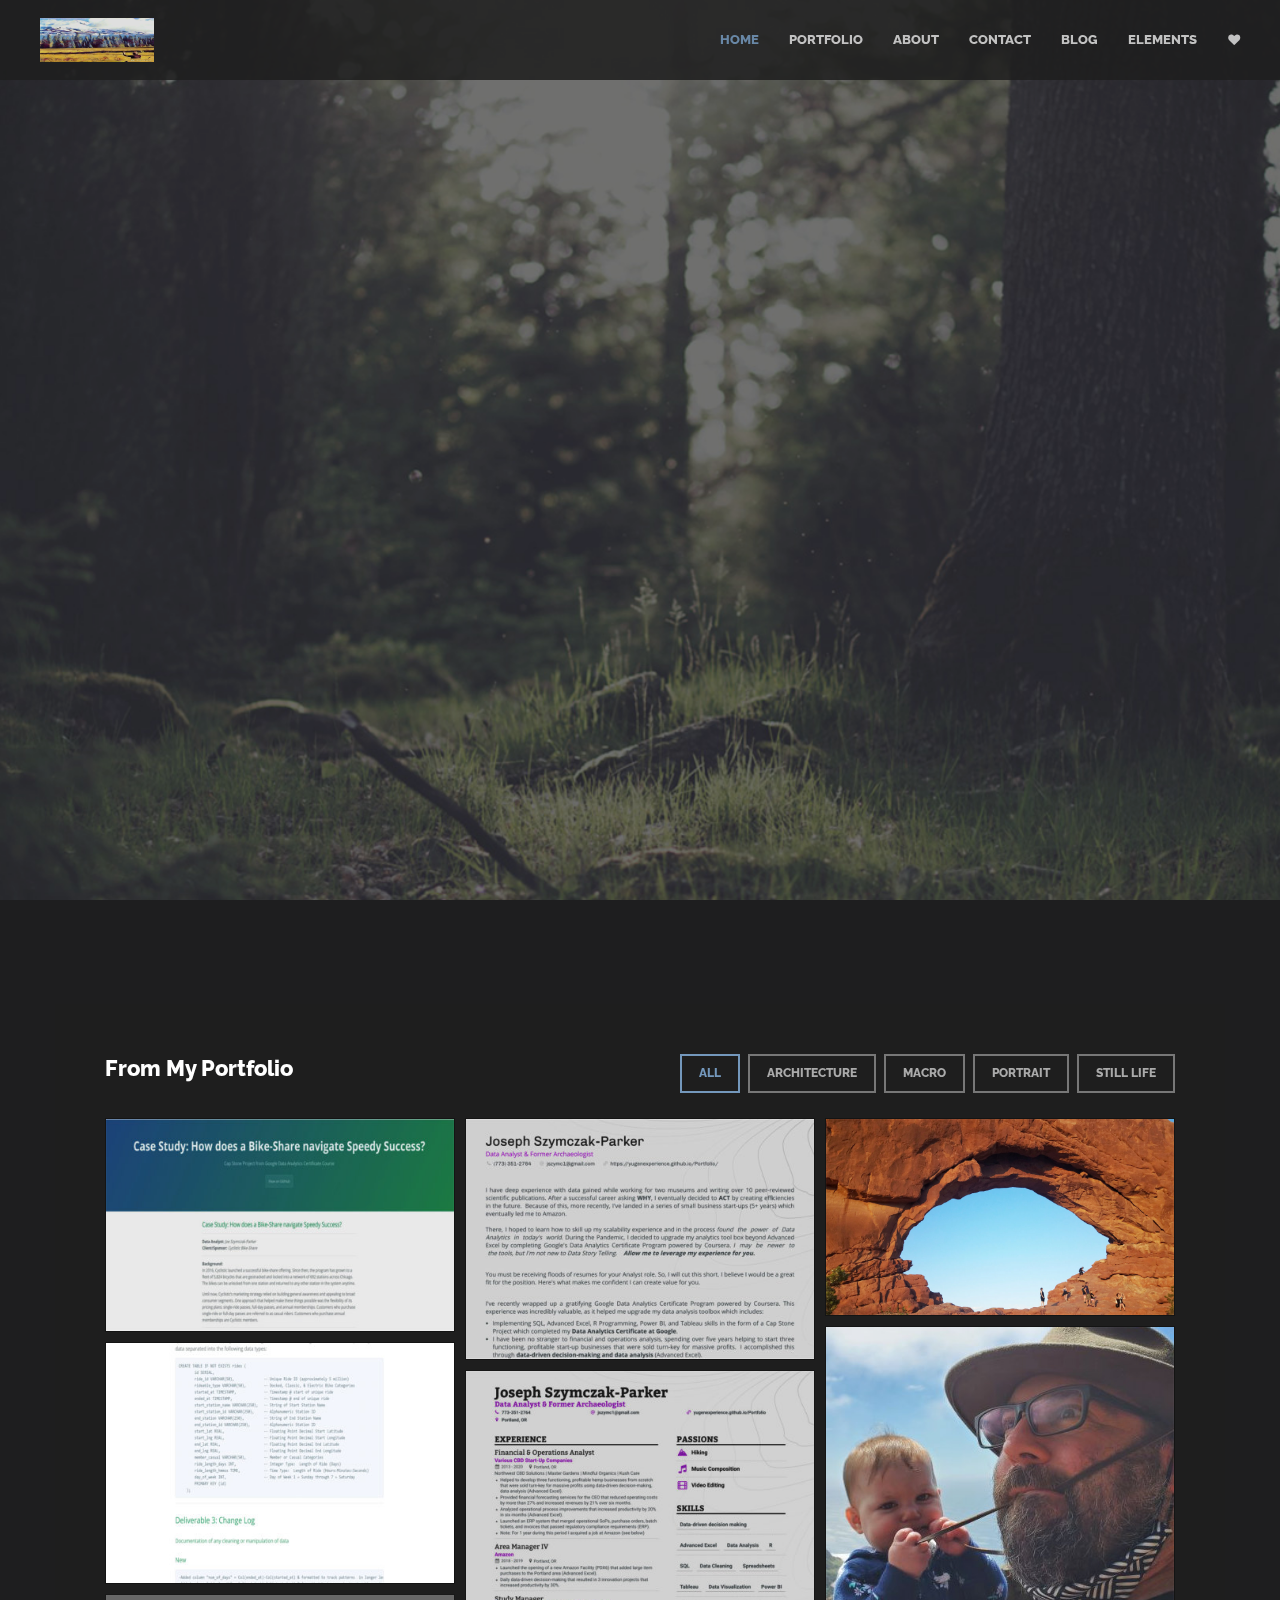
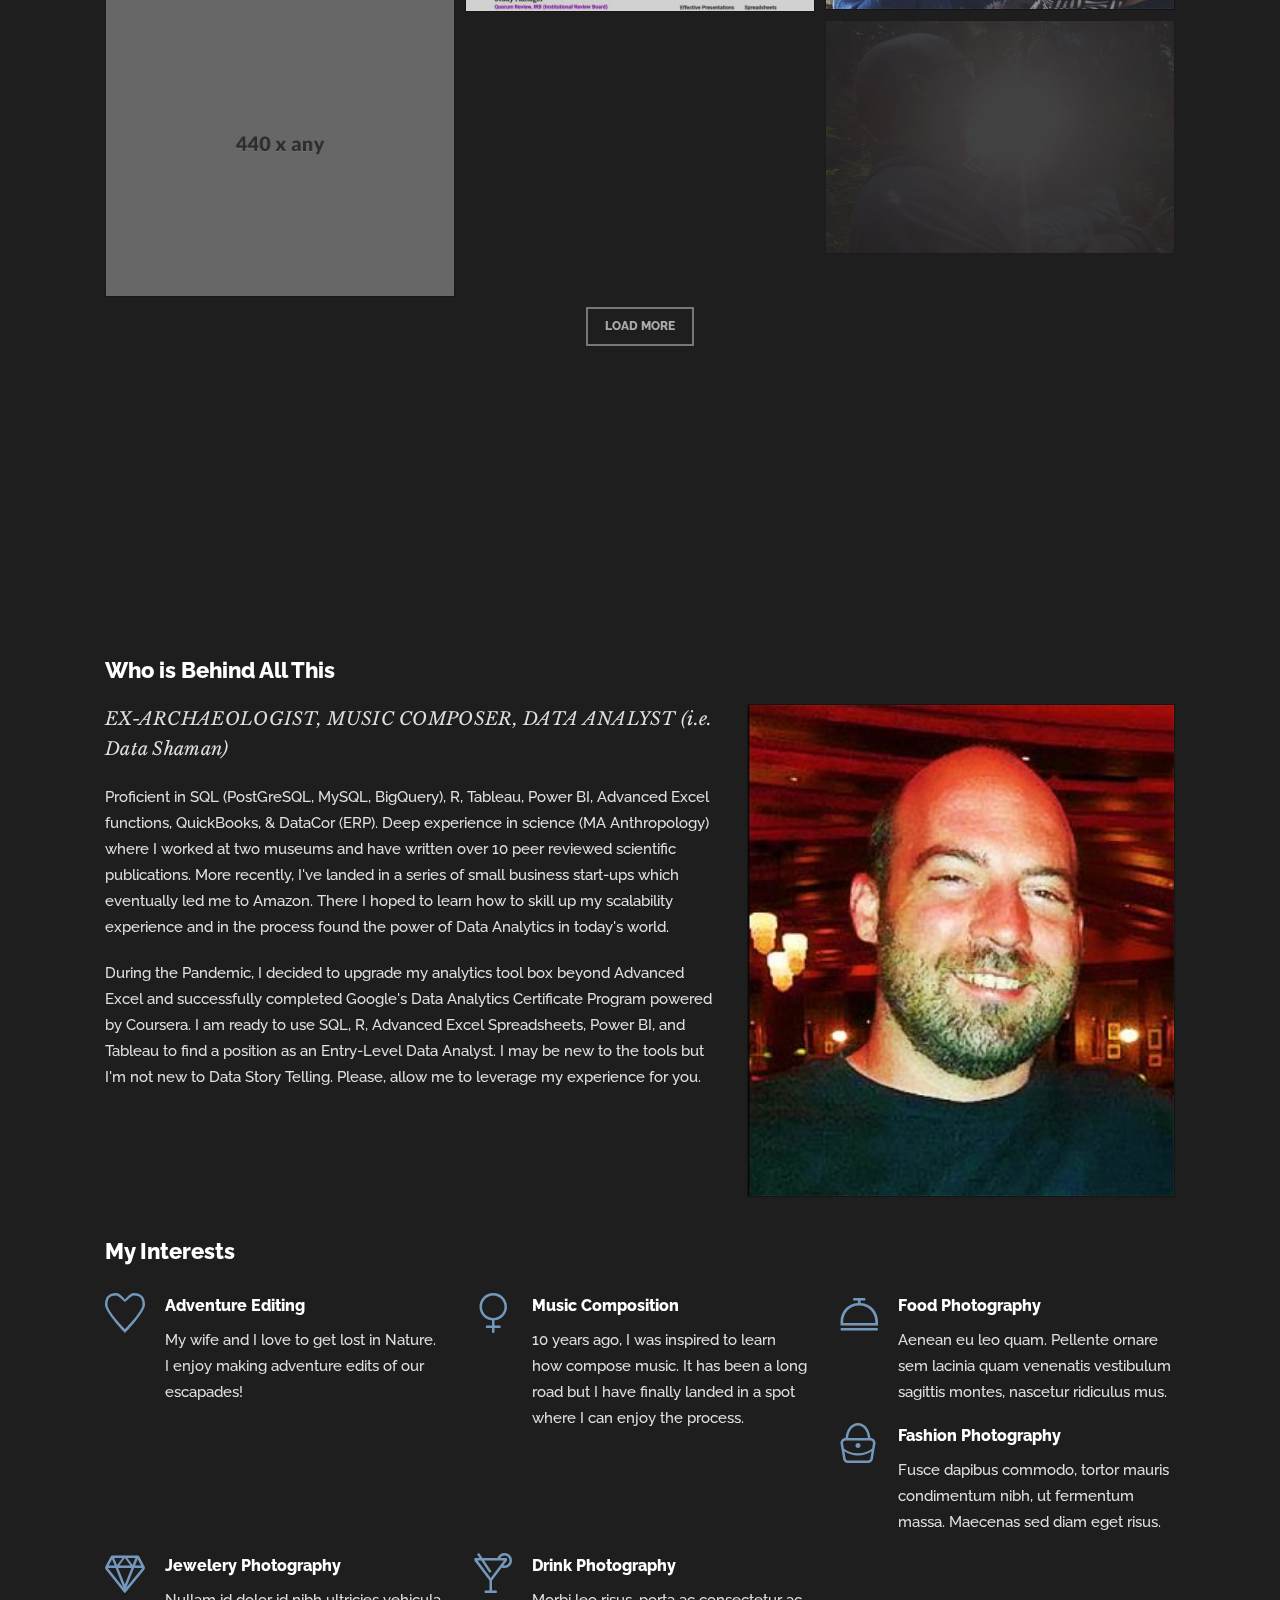
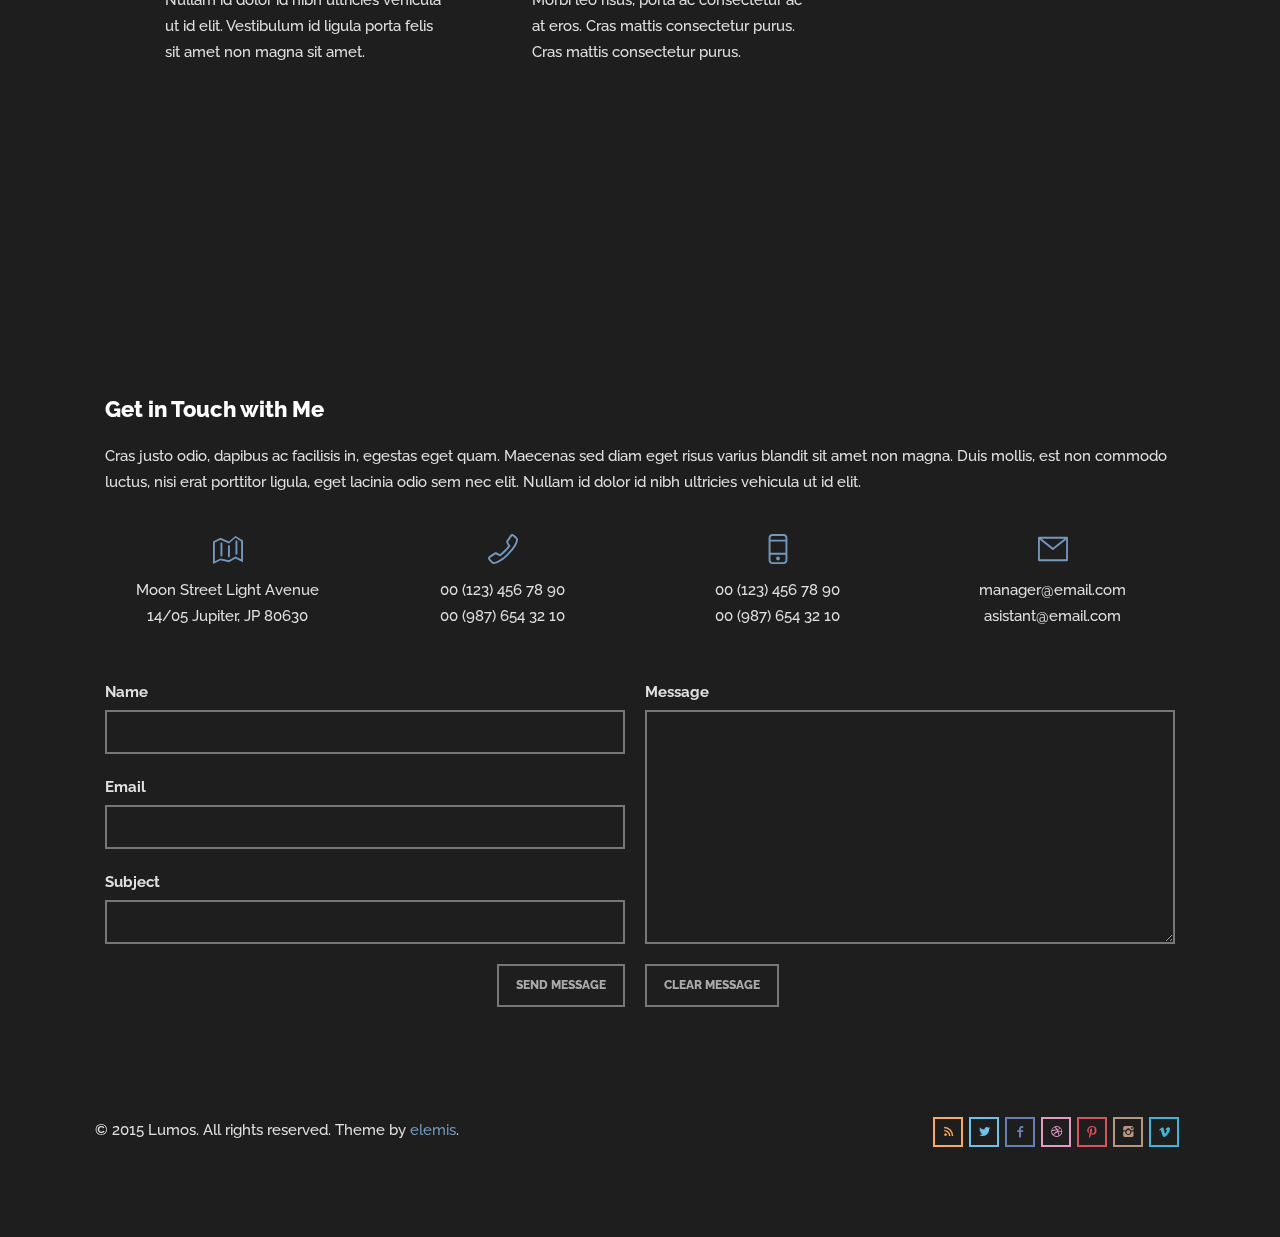
<file: index2.html>
<!DOCTYPE html>
<html lang="en">
<head>
<meta charset="utf-8">
<meta name="viewport" content="width=device-width, initial-scale=1.0">
<meta name="description" content="">
<meta name="author" content="">
<link rel="shortcut icon" href="style/images/favicon.png">
<title>Portfolio</title>
<!-- Bootstrap core CSS -->
<link href="style/css/bootstrap.min.css" rel="stylesheet">
<link href="style/css/plugins.css" rel="stylesheet">
<link href="style/css/prettify.css" rel="stylesheet">
<link href="style.css" rel="stylesheet">
<link href="style/css/color/blue.css" rel="stylesheet">
<link href='http://fonts.googleapis.com/css?family=Raleway:400,800,700,600,500,300' rel='stylesheet' type='text/css'>
<link href='http://fonts.googleapis.com/css?family=Libre+Baskerville:400,400italic' rel='stylesheet' type='text/css'>
<link href="style/type/fontello.css" rel="stylesheet">
<link href="style/type/budicons.css" rel="stylesheet">
<!-- HTML5 shim and Respond.js IE8 support of HTML5 elements and media queries -->
<!--[if lt IE 9]>
      <script src="style/js/html5shiv.js"></script>
      <script src="https://oss.maxcdn.com/libs/respond.js/1.3.0/respond.min.js"></script>
      <![endif]-->
</head>
<body class="full-layout">
<div id="preloader"><div id="status"><div class="spinner"></div></div></div>
<div class="body-wrapper">
  <nav class="navbar navbar-default" role="navigation">
    <div class="navbar-header"> <a class="btn responsive-menu" data-toggle="collapse" data-target=".navbar-collapse"><i></i></a>
      <div class="navbar-brand text-center"> <a href="index.html"><img src="style/images/testlogo.png" alt="" data-src="style/images/testlogo.png" data-ret="style/images/testlogo@2x.png" class="retina" /></a> </div>
      <!-- /.navbar-brand -->
    </div>
    <!-- /.navbar-header -->
    <div class="collapse navbar-collapse">
      <ul class="nav navbar-nav">
        <li class="current"><a href="#home">Home</a></li>
        <li><a href="#portfolio">Portfolio</a></li>
        <li><a href="#about">About</a></li>
        <li><a href="#contact">Contact</a></li>
        <li><a href="blog.html">Blog</a></li>
        <li><a href="elements.html">Elements</a></li>
        <li><a href="#elsewhere" class="fancybox-inline" data-fancybox-width="325" data-fancybox-height="220"><i class="icon-heart-1"></i><span>Elsewhere</span></a></li>
      </ul>
      <!-- /.navbar-nav -->
    </div>
    <!-- /.navbar-collapse -->
    <div id="elsewhere" style="display:none;">
      <h1>Me, Elsewhere</h1>
      <div class="divide20"></div>
      <ul class="social">
        <li><a href="#"><i class="icon-s-twitter"></i></a></li>
        <li><a href="#"><i class="icon-s-facebook"></i></a></li>
        <li><a href="#"><i class="icon-s-instagram"></i></a></li>
        <li><a href="#"><i class="icon-s-flickr"></i></a></li>
        <li><a href="#"><i class="icon-s-pinterest"></i></a></li>
        <li><a href="#"><i class="icon-s-linkedin"></i></a></li>
      </ul>
    </div>
    <!-- /#elsewhere -->
  </nav>
  <!-- /.navbar -->

  <section id="home" class="naked">
    <div class="fullscreenbanner-container revolution">
      <div class="fullscreenbanner">
        <ul>
          <li data-transition="fade"> <img src="style/images/dummy.png"  alt="slidebg1" data-bgposition="center top" data-bgfit="cover" data-bgrepeat="repeat">
            <h1 class="tp-caption caption large sfb" data-x="center" data-y="center" data-voffset="-25" data-speed="900" data-start="1000" data-endspeed="100" data-easing="Sine.easeOut">Hello! This is Joe Szymczak-Parker</h1>
            <div class="tp-caption small tp-fade fadeout tp-resizeme" data-x="center" data-y="center" data-voffset="25" data-speed="100"
			data-start="1500"
			data-easing="Power4.easeOut"
			data-splitin="chars"
			data-splitout="chars"
			data-elementdelay="0.03"
			data-endelementdelay="0"
			data-endspeed="100"
			data-endeasing="Power1.easeOut"
			style="z-index: 3; max-width: auto; max-height: auto; white-space: nowrap;">Welcome to my Portfolio</div>
            <div class="arrow smooth"><a href="#portfolio"><i class="icon-down-open-big"></i></a></div>
          </li>
        </ul>
        <div class="tp-bannertimer"></div>
      </div>
      <!-- /.fullscreenbanner -->
    </div>
    <!-- /.revolution -->
  </section>
  <!-- /#home -->

  <div class="container">
    <section id="portfolio" class="portfolio">
      <div class="box">
        <h2 class="section-title pull-left">From My Portfolio</h2>
        <div id="filters-container" class="cbp-l-filters-alignRight pull-right">
          <div data-filter="*" class="cbp-filter-item-custom-active cbp-filter-item-custom btn">All</div>
          <div data-filter=".architecture" class="cbp-filter-item-custom btn">Architecture</div>
          <div data-filter=".macro" class="cbp-filter-item-custom btn">Macro</div>
          <div data-filter=".portrait" class="cbp-filter-item-custom btn">Portrait</div>
          <div data-filter=".still-life" class="cbp-filter-item-custom btn">Still Life</div>
        </div>
        <!-- /#filters-container -->
        <div class="clearfix"></div>
        <div id="grid-container" class="cbp-l-grid-masonry">
          <ul>
            <li class="cbp-item frame architecture"> <a class="cbp-caption fancybox-media" data-rel="portfolio" href="style/images/art/pa1-full.jpg">
              <div class="cbp-caption-defaultWrap"> <img src="style/images/art/pa1.jpg" alt="" /> </div>
              <div class="cbp-caption-activeWrap">
                <div class="cbp-l-caption-alignCenter">
                  <div class="cbp-l-caption-body">
                    <div class="cbp-l-caption-title">This is a caption</div>
                  </div>
                </div>
              </div>
              </a>
            </li>
            <li class="cbp-item frame macro"> <a class="cbp-caption fancybox-media" data-rel="portfolio" href="style/images/art/pm1-full.jpg">
              <div class="cbp-caption-defaultWrap"> <img src="style/images/art/pm1.jpg" alt="" /> </div>
              <div class="cbp-caption-activeWrap">
                <div class="cbp-l-caption-alignCenter">
                  <div class="cbp-l-caption-body">
                    <div class="cbp-l-caption-title">This is a caption</div>
                  </div>
                </div>
              </div>
              </a>
            </li>
            <li class="cbp-item frame portrait"> <a class="cbp-caption fancybox-media" data-rel="portfolio" href="style/images/art/pp1-full.jpg">
              <div class="cbp-caption-defaultWrap"> <img src="style/images/art/pp1.jpg" alt="" /> </div>
              <div class="cbp-caption-activeWrap">
                <div class="cbp-l-caption-alignCenter">
                  <div class="cbp-l-caption-body">
                    <div class="cbp-l-caption-title">This is a caption</div>
                  </div>
                </div>
              </div>
              </a>
            </li>
            <li class="cbp-item frame still-life"> <a class="cbp-caption fancybox-media" data-rel="portfolio" href="https://vimeo.com/25518056">
              <div class="cbp-caption-defaultWrap"> <img src="style/images/art/ps1.jpg" alt="" /> </div>
              <div class="cbp-caption-activeWrap">
                <div class="cbp-l-caption-alignCenter">
                  <div class="cbp-l-caption-body">
                    <div class="cbp-l-caption-title">This is a caption</div>
                  </div>
                </div>
              </div>
              </a>
            </li>
            <li class="cbp-item frame architecture"> <a class="cbp-caption fancybox-media" data-rel="portfolio" href="style/images/art/pa2-full.jpg">
              <div class="cbp-caption-defaultWrap"> <img src="style/images/art/pa2.jpg" alt="" /> </div>
              <div class="cbp-caption-activeWrap">
                <div class="cbp-l-caption-alignCenter">
                  <div class="cbp-l-caption-body">
                    <div class="cbp-l-caption-title">This is a caption</div>
                  </div>
                </div>
              </div>
              </a>
            </li>
            <li class="cbp-item frame macro"> <a class="cbp-caption fancybox-media" data-rel="portfolio" href="style/images/art/pm2-full.jpg">
              <div class="cbp-caption-defaultWrap"> <img src="style/images/art/pm2.jpg" alt="" /> </div>
              <div class="cbp-caption-activeWrap">
                <div class="cbp-l-caption-alignCenter">
                  <div class="cbp-l-caption-body">
                    <div class="cbp-l-caption-title">This is a caption</div>
                  </div>
                </div>
              </div>
              </a>
            </li>
            <li class="cbp-item frame portrait"> <a class="cbp-caption fancybox-media" data-rel="portfolio" href="style/images/art/pp2-full.jpg">
              <div class="cbp-caption-defaultWrap"> <img src="style/images/art/pp2.jpg" alt="" /> </div>
              <div class="cbp-caption-activeWrap">
                <div class="cbp-l-caption-alignCenter">
                  <div class="cbp-l-caption-body">
                    <div class="cbp-l-caption-title">This is a caption</div>
                  </div>
                </div>
              </div>
              </a>
            </li>
            <li class="cbp-item frame still-life"> <a class="cbp-caption fancybox-media" data-rel="portfolio" href="style/images/art/ps2-full.jpg">
              <div class="cbp-caption-defaultWrap"> <img src="style/images/art/ps2.jpg" alt="" /> </div>
              <div class="cbp-caption-activeWrap">
                <div class="cbp-l-caption-alignCenter">
                  <div class="cbp-l-caption-body">
                    <div class="cbp-l-caption-title">This is a caption</div>
                  </div>
                </div>
              </div>
              </a>
            </li>
          </ul>
        </div>
        <!-- /.cbp-l-grid-masonry -->
        <div class="cbp-l-loadMore-button"> <a href="ajax/port2-more.html" class="cbp-l-loadMore-button-link btn">LOAD MORE</a> </div>
      </div>
      <!-- /.box -->
    </section>
    <!-- /#portfolio -->

    <section id="about">
      <div class="box">
        <h2 class="section-title">Who is Behind All This</h2>
        <div class="row">
	      <div class="col-md-5 col-md-push-7 col-sm-12">
            <figure class="frame"><img src="style/images/art/about.jpg" alt="" /></figure>
          </div>
          <!-- /column -->
          <div class="col-md-7 col-md-pull-5 col-sm-12">
            <p class="lead">EX-ARCHAEOLOGIST, MUSIC COMPOSER, DATA ANALYST (i.e. Data Shaman)</p>
            <p>Proficient in SQL (PostGreSQL, MySQL, BigQuery), R, Tableau, Power BI, Advanced Excel functions, QuickBooks, & DataCor (ERP).  Deep experience in science (MA Anthropology) where I worked at two museums and have written over 10 peer reviewed scientific publications.  More recently, I've landed in a series of small business start-ups which eventually led me to Amazon.  There I hoped to learn how to skill up my scalability experience and in the process found the power of Data Analytics in today's world.</p>
            <p>During the Pandemic, I decided to upgrade my analytics tool box beyond Advanced Excel and successfully completed Google's Data Analytics Certificate Program powered by Coursera.  I am ready to use SQL, R, Advanced Excel Spreadsheets, Power BI, and Tableau to find a position as an Entry-Level Data Analyst.  I may be new to the tools but I'm not new to Data Story Telling.  Please, allow me to leverage my experience for you.</p>
          </div>
          <!-- /column -->
        </div>
        <!-- /.row -->
        <div class="clearfix"></div>
        <div class="divide40"></div>
        <h2 class="section-title">My Interests</h2>
        <div class="divide10"></div>
        <div class="services-1">
          <div class="row">
            <div class="col-md-4 col-sm-6">
              <div class="icon"> <i class="budicon-heart icn"></i> </div>
              <!-- /.icon -->
              <div class="text">
                <h5>Adventure Editing</h5>
                <p>My wife and I love to get lost in Nature.  I enjoy making adventure edits of our escapades!</p>
              </div>
              <!-- /.text -->
            </div>
            <!-- /column -->
            <div class="col-md-4 col-sm-6">
              <div class="icon"> <i class="budicon-gender-female icn"></i> </div>
              <!-- /.icon -->
              <div class="text">
                <h5>Music Composition</h5>
                <p>10 years ago, I was inspired to learn how compose music.  It has been a long road but I have finally landed in a spot where I can enjoy the process.</p>
              </div>
              <!-- /.text -->
            </div>
            <!-- /column -->
            <div class="col-md-4 col-sm-6">
              <div class="icon"> <i class="budicon-meal icn"></i> </div>
              <!-- /.icon -->
              <div class="text">
                <h5>Food Photography</h5>
                <p>Aenean eu leo quam. Pellente ornare sem lacinia quam venenatis vestibulum sagittis montes, nascetur ridiculus mus.</p>
              </div>
              <!-- /.text -->
            </div>
            <!-- /column -->
			<div class="divide30"></div>
            <div class="col-md-4 col-sm-6">
              <div class="icon"> <i class="budicon-bag icn"></i> </div>
              <!-- /.icon -->
              <div class="text">
                <h5>Fashion Photography</h5>
                <p>Fusce dapibus commodo, tortor mauris condimentum nibh, ut fermentum massa. Maecenas sed diam eget risus.</p>
              </div>
              <!-- /.text -->
            </div>
            <!-- /column -->
            <div class="col-md-4 col-sm-6">
              <div class="icon"> <i class="budicon-diamond icn"></i> </div>
              <!-- /.icon -->
              <div class="text">
                <h5>Jewelery Photography</h5>
                <p>Nullam id dolor id nibh ultricies vehicula ut id elit. Vestibulum id ligula porta felis sit amet non magna sit amet.</p>
              </div>
              <!-- /.text -->
            </div>
            <!-- /column -->
            <div class="col-md-4 col-sm-6">
              <div class="icon"> <i class="budicon-cocktail icn"></i> </div>
              <!-- /.icon -->
              <div class="text">
                <h5>Drink Photography</h5>
                <p>Morbi leo risus, porta ac consectetur ac at eros. Cras mattis consectetur purus. Cras mattis consectetur purus.</p>
              </div>
              <!-- /.text -->
            </div>
            <!-- /column -->
          </div>
          <!-- /.row -->
        </div>
        <!-- /.services -->

      </div>
      <!-- /.box -->
    </section>
    <!-- /#about -->

    <section id="contact">
      <div class="box">
        <h2 class="section-title">Get in Touch with Me</h2>
        <p>Cras justo odio, dapibus ac facilisis in, egestas eget quam. Maecenas sed diam eget risus varius blandit sit amet non magna. Duis mollis, est non commodo luctus, nisi erat porttitor ligula, eget lacinia odio sem nec elit. Nullam id dolor id nibh ultricies vehicula ut id elit.</p>
        <div class="divide20"></div>
        <div class="row text-center services-2">
          <div class="col-md-3 col-sm-6"> <i class="budicon-map"></i>
            <p>Moon Street Light Avenue <br />
              14/05 Jupiter, JP 80630</p>
          </div>
          <div class="col-md-3 col-sm-6"> <i class="budicon-telephone"></i>
            <p>00 (123) 456 78 90 <br />
              00 (987) 654 32 10 </p>
          </div>
          <div class="col-md-3 col-sm-6"> <i class="budicon-mobile"></i>
            <p>00 (123) 456 78 90 <br />
              00 (987) 654 32 10 </p>
          </div>
          <div class="col-md-3 col-sm-6"> <i class="budicon-mail"></i>
            <p> <a class="nocolor" href="mailto:#">manager@email.com</a> <br />
              <a class="nocolor" href="mailto:#">asistant@email.com</a> </p>
          </div>
        </div>
        <!-- /.services-2 -->
        <div class="divide30"></div>
        <div class="form-container">
          <div class="response alert alert-success"></div>
          <form class="forms" action="contact/form-handler.php" method="post">
            <fieldset>
              <div class="row">
                <div class="col-sm-6">
                  <div class="form-row text-input-row name-field">
                    <label>Name</label>
                    <input type="text" name="name" class="text-input defaultText required"/>
                  </div>
                  <div class="form-row text-input-row email-field">
                    <label>Email</label>
                    <input type="text" name="email" class="text-input defaultText required email"/>
                  </div>
                  <div class="form-row text-input-row subject-field">
                    <label>Subject</label>
                    <input type="text" name="subject" class="text-input defaultText"/>
                  </div>
                </div>
                <div class="col-sm-6 lp5">
                  <div class="form-row text-area-row">
                    <label>Message</label>
                    <textarea name="message" class="text-area required"></textarea>
                  </div>
                  <div class="form-row hidden-row">
                    <input type="hidden" name="hidden" value="" />
                  </div>
                  <div class="nocomment">
                    <label for="nocomment">Leave This Field Empty</label>
                    <input id="nocomment" value="" name="nocomment" />
                  </div>
                </div>
                <div class="col-sm-6">
                  <div class="button-row pull-right">
                    <input type="submit" value="Send Message" name="submit" class="btn btn-submit bm0" />
                  </div>
                </div>
                <div class="col-sm-6 lp5">
                  <div class="button-row pull-left">
                    <input type="reset" value="Clear Message" name="reset" class="btn btn-submit bm0" />
                  </div>
                </div>
                <input type="hidden" name="v_error" id="v-error" value="Required" />
                <input type="hidden" name="v_email" id="v-email" value="Enter a valid email" />
              </div>
            </fieldset>
          </form>
        </div>
        <!-- /.form-container -->

      </div>
      <!-- /.box -->
    </section>
    <!-- /#contact -->

    <footer class="footer box">
      <p class="pull-left">© 2015 Lumos. All rights reserved. Theme by <a href="http://elemisfreebies.com">elemis</a>.</p>
      <ul class="social pull-right">
        <li><a href="#"><i class="icon-s-rss"></i></a></li>
        <li><a href="#"><i class="icon-s-twitter"></i></a></li>
        <li><a href="#"><i class="icon-s-facebook"></i></a></li>
        <li><a href="#"><i class="icon-s-dribbble"></i></a></li>
        <li><a href="#"><i class="icon-s-pinterest"></i></a></li>
        <li><a href="#"><i class="icon-s-instagram"></i></a></li>
        <li><a href="#"><i class="icon-s-vimeo"></i></a></li>
      </ul>
      <div class="clearfix"></div>
    </footer>
    <!-- /footer -->

  </div>
  <!-- /.container -->
</div>
<!-- /.body-wrapper -->
<script src="style/js/jquery.min.js"></script>
<script src="style/js/bootstrap.min.js"></script>
<script src="style/js/jquery.themepunch.tools.min.js"></script>
<script src="style/js/classie.js"></script>
<script src="style/js/plugins.js"></script>
<script src="style/js/scripts.js"></script>
<script>
	$.backstretch(["style/images/art/bg1.jpg"]);
</script>
</body>
</html>
</file>
<file: style/css/prettify.css>
/* Hemisu Dark */
/* Original theme - http://noahfrederick.com/vim-color-scheme-hemisu/ */
.prettyprint {
  background: #1d1f21;
  font-family: Menlo, 'Bitstream Vera Sans Mono', 'DejaVu Sans Mono', Monaco, Consolas, monospace;
  font-size: 12px;
  line-height: 1.5;
  border: none;
  padding: 10px 20px;
  border-radius: 0;
  color: #616465;
}

.pln {
  color: #eeeeee;
}

@media screen {
  .str {
    color: #b1d631;
  }

  .kwd {
    color: #b1d631;
  }

  .com {
    color: #777777;
  }

  .typ {
    color: #bbffaa;
  }

  .lit {
    color: #9fd3e6;
  }

  .pun {
    color: #eeeeee;
  }

  .opn {
    color: #eeeeee;
  }

  .clo {
    color: #eeeeee;
  }

  .tag {
    color: #eeeeee;
  }

  .atn {
    color: #b1d631;
  }

  .atv {
    color: #bbffaa;
  }

  .dec {
    color: #eeeeee;
  }

  .var {
    color: #eeeeee;
  }

  .fun {
    color: #9fd3e6;
  }
}
@media print, projection {
  .str {
    color: #006600;
  }

  .kwd {
    color: #006;
    font-weight: bold;
  }

  .com {
    color: #600;
    font-style: italic;
  }

  .typ {
    color: #404;
    font-weight: bold;
  }

  .lit {
    color: #004444;
  }

  .pun, .opn, .clo {
    color: #444400;
  }

  .tag {
    color: #006;
    font-weight: bold;
  }

  .atn {
    color: #440044;
  }

  .atv {
    color: #006600;
  }
}
/* Specify class=linenums on a pre to get line numbering */
ol.linenums {
  margin-top: 0;
  margin-bottom: 0;
}

/* IE indents via margin-left */
li.L0,
li.L1,
li.L2,
li.L3,
li.L4,
li.L5,
li.L6,
li.L7,
li.L8,
li.L9 {
  /* */
}

/* Alternate shading for lines */
li.L1,
li.L3,
li.L5,
li.L7,
li.L9 {
  /* */
}
</file>
<file: style.css>
/*-------------------------------------------------------------------------------------
Theme Name:	Lumos
Theme URI: 	http://themes.iki-bir.com/lumos/horizontal/dark
Version:	1.0.6
Author:		elemis
-------------------------------------------------------------------------------------*/
/*-------------------------------------------------------------------------------------
[TABLE OF CONTENTS]

	00. RESET
	01. GENERAL
	02. BUTTON
	03. NAVBAR
	04. CONTENT
	05. SERVICES ICONS
	06. OVERLAY
	07. PROGRESS BAR
	08. TABS
	09. ACCORDION / TOGGLE
	10. TOOLTIP
	11. HINT / MENU & SWITCHER TOOLTIP
	12. CUBE PORTFOLIO
	13. REVOLUTION SLIDER
	14. SLIDER PRO
	15. SWIPER
	16. BLOG
	17. COMMENTS
	18. BASIC GALLERY
	19. SOCIAL ICONS
	20. FORMS
	21. PRICING TABLE
	22. FANCYBOX
	23. DIVIDERS
	24. FONT ICON PAGES	
	25. RESPONSIVE	
	
	font-family: 'Libre Baskerville', serif;
	font-family: 'Raleway', sans-serif;
	
-------------------------------------------------------------------------------------*/
/*-----------------------------------------------------------------------------------*/
/*	00. RESET
/*-----------------------------------------------------------------------------------*/
*,
*:before,
*:after {
    -webkit-box-sizing: border-box;
    -moz-box-sizing: border-box;
    box-sizing: border-box;
}
:focus {
    outline: 0 !important
}
.fit-vids-style {
    display: none
}
figure {
    margin: 0;
    padding: 0;
}
figure img {
    height: auto;
    width: 100%;
    max-width: 100%;
}
iframe {
    border: none
}
::selection {
    background: #fefac7; /* Safari */
    color: #2f2f2f;
}
::-moz-selection {
    background: #fefac7; /* Firefox */
    color: #2f2f2f;
}
@-webkit-keyframes rotation { 
	from {
	    -webkit-transform: rotate(0deg)
	}
	to {
	    -webkit-transform: rotate(359deg)
	}
}
@-moz-keyframes rotation { 
	from {
	    -moz-transform: rotate(0deg)
	}
	to {
	    -moz-transform: rotate(359deg)
	}
}
@-o-keyframes rotation { 
	from {
	    -o-transform: rotate(0deg)
	}
	to {
	    -o-transform: rotate(359deg)
	}
}
@keyframes rotation { 
	from {
	    transform: rotate(0deg)
	}
	to {
	    transform: rotate(359deg)
	}
}
body {
    overflow-x: hidden !important
}
#preloader {
    position: fixed;
    top: 0;
    left: 0;
    right: 0;
    bottom: 0;
    background-color: #1e1e1f;
    z-index: 9999999;
}
#status {
    width: 40px;
    height: 40px;
    position: absolute;
    left: 50%;
    top: 50%;
    margin: -20px 0 0 -20px;
}
.spinner {
    height: 40px;
    width: 40px;
    position: relative;
    -webkit-animation: rotation .8s infinite linear;
    -moz-animation: rotation .8s infinite linear;
    -o-animation: rotation .8s infinite linear;
    animation: rotation .8s infinite linear;
    border-left: 3px solid rgba(156,188,104,.15);
    border-right: 3px solid rgba(156,188,104,.15);
    border-bottom: 3px solid rgba(156,188,104,.15);
    border-top: 3px solid rgba(156,188,104,.8);
    border-radius: 100%;
}
/*-----------------------------------------------------------------------------------*/
/*	01. GENERAL
/*-----------------------------------------------------------------------------------*/
body {
    font-family: 'Raleway', sans-serif;
    overflow-x: hidden;
    background: #1e1e1f;
    color: #e0e0e0;
    font-size: 15px;
    font-weight: 500;
    -webkit-font-smoothing: antialiased;
    -moz-osx-font-smoothing: grayscale;
    -webkit-text-size-adjust: 100%;
}
.container {
    padding-right: 0;
    padding-left: 0;
}
body,
li,
address {
    line-height: 26px
}
input,
button,
select,
textarea {
    font-family: 'Raleway', sans-serif;
    font-size: 15px;
    font-weight: normal;
}
p {
    margin: 0 0 20px
}
a {
    color: #9cbc68;
    -webkit-transition: all 200ms ease-in;
    -o-transition: all 200ms ease-in;
    -moz-transition: all 200ms ease-in;
}
a:hover,
a:focus {
    color: #FFF;
    text-decoration: none;
}
h1,
h2,
h3,
h4,
h5,
h6 {
    font-family: 'Raleway', sans-serif;
    margin-top: 0;
    color: #FFF;
    margin-bottom: 10px;
    font-weight: 800;
}
h1 {
    font-size: 28px;
    line-height: 34px;
}
h2 {
    font-size: 22px;
    line-height: 28px;
}
h3 {
    font-size: 20px;
    line-height: 24px;
}
h4 {
    font-size: 18px;
    line-height: 24px;
    margin-bottom: 15px;
}
h5 {
    font-size: 16px;
    line-height: 22px;
}
h6 {
    font-size: 14px;
    line-height: 20px;
}
.section-title,
h1.post-title {
    margin-bottom: 20px;
    font-size: 22px;
    line-height: 28px;
}
.lead {
    font-size: 18px;
    line-height: 30px;
    letter-spacing: 0.3px;
    font-family: 'Libre Baskerville', serif;
    font-style: italic;
}
.intro h1 {
    font-size: 44px;
    font-weight: 700;
    margin-bottom: 30px;
}
.intro .lead {
    font-size: 22px;
    letter-spacing: 0.3px;
    font-family: 'Libre Baskerville', serif;
    font-style: italic;
}
.post-title {
    margin-bottom: 25px
}
.post-title a {
    color: #FFF
}
.post-title a:hover {
    color: #9cbc68
}
.grid-view .post-title {
    font-size: 20px;
    line-height: 26px;
}
.inner {
    padding-top: 70px;
    padding-bottom: 70px;
}
ul {
    padding: 0 0 0 18px
}
ol {
    padding: 0 0 0 20px
}
ul,
ol {
    margin-bottom: 15px
}
ul.circled {
    padding: 0;
    list-style: none;
}
ul.circled li:before {
    content: '●';
    margin-right: 10px;
    font-weight: normal;
    vertical-align: top;
    display: inline-block;
    color: #9cbc68;
    font-size: 11px;
}
.thin {
    width: 80%;
    margin: 0 auto;
}
.dropcap {
    font-weight: 800;
    display: block;
    float: left;
    font-size: 49px;
    padding: 0;
    margin: 0;
    margin: 12px 8px 0 0;
    text-transform: uppercase;
}
hr {
    border: none;
    border-bottom: 2px solid rgba(255,255,255,0.2);
    padding-bottom: 40px;
    margin-bottom: 70px;
}
.alert {
    padding: 15px;
    padding-bottom: 13px;
    margin-bottom: 20px;
    border-width: 2px;
    border-radius: 0;
    background: none;
}
.alert-success {
    border-color: #3c763d;
    color: #3c763d;
}
.alert-info {
    border-color: #31708f;
    color: #31708f;
}
.alert-warning {
    border-color: #8a6d3b;
    color: #8a6d3b;
}
.alert-danger {
    border-color: #a94442;
    color: #a94442;
}
.alert .close {
    float: right;
    font-size: 21px;
    font-weight: bold;
    line-height: 1;
    color: rgba(255,255,255,0.4);
    text-shadow: none;
    opacity: 1;
    filter: alpha(opacity=100);
    -webkit-transition: all 200ms ease-in;
    -o-transition: all 200ms ease-in;
    -moz-transition: all 200ms ease-in;
}
.alert .close:hover,
.alert .close:focus {
    color: rgba(255,255,255,0.7);
    opacity: 1;
    filter: alpha(opacity=100);
}
blockquote {
    padding: 0;
    margin: 0 0 15px;
    font-size: 18px;
    line-height: 30px;
    letter-spacing: 0.3px;
    font-family: 'Libre Baskerville', serif;
    font-style: italic;
    border: none;
}
blockquote:before {
    font-family: 'fontello';
    content: '\275e';
    -webkit-transform: rotate(180deg);
    -moz-transform: rotate(180deg);
    -o-transform: rotate(180deg);
    font-size: 25px;
    margin-right: 10px;
    float: left;
    display: block;
    color: #787878;
}
blockquote small {
    display: block;
    font-family: 'Raleway', sans-serif;
    font-size: 12px;
    line-height: 26px;
    font-style: normal;
    color: #787878;
    font-weight: 800;
    text-transform: uppercase;
}
.blog {
    padding-top: 50px
}
.page {
    padding-top: 16px
}
.footer {
    margin-top: -86px
}
.footer p {
    margin: 0
}
.footer {
    margin-bottom: 50px;
    position: relative;
    z-index: 9999;
}
.frame,
.sp-thumbnail-container,
.sp-image-container {
    border: 1px solid rgba(0, 0, 0, 0.3);
    position: relative;
    overflow: hidden;
    -webkit-backface-visibility: hidden;
    -moz-backface-visibility: hidden;
    -o-backface-visibility: hidden;
    -ms-backface-visibility: hidden;
}
.frame:before,
.sp-thumbnail-container:before,
.sp-image-container:before {
    pointer-events: none;
    content: '';
    position: absolute;
    width: 100%;
    height: 100%;
    z-index: 10;
    -moz-box-shadow: inset 0 0 1px 0 rgba(255,255,255,0.3);
    -webkit-box-shadow: inset 0 0 1px 0 rgba(255,255,255,0.3);
    box-shadow: inset 0 0 1px 0 rgba(255,255,255,0.3);
}
video {
    position: fixed;
    right: 0;
    bottom: 0;
    min-width: 100%;
    min-height: 100%;
    width: auto;
    height: auto;
    z-index: -100;
    background: url('style/video/seattleferryride.jpg') no-repeat;
    background-size: cover;
    transition: 1s opacity;
}
.stopfade {
    opacity: .5
}
.video-overlay {
    position: fixed;
    right: 0;
    bottom: 0;
    min-width: 100%;
    min-height: 100%;
    width: auto;
    height: auto;
    z-index: -99;
    background: rgba(30,30,31,0.7);
}
/*-----------------------------------------------------------------------------------*/
/*	02. BUTTON
/*-----------------------------------------------------------------------------------*/
.btn,
.btn-submit {
    color: #aaaaaa !important;
    background: none;
    border: 2px solid rgba(255,255,255,0.4);
    margin-bottom: 10px;
    margin-right: 4px;
    font-size: 12px;
    padding: 9px 17px;
    font-weight: 800;
    text-shadow: none;
    text-transform: uppercase;
    -webkit-border-radius: 0;
    border-radius: 0;
    -webkit-transition: all 200ms ease-in;
    -o-transition: all 200ms ease-in;
    -moz-transition: all 200ms ease-in;
    -webkit-box-shadow: none;
    -moz-box-shadow: none;
    box-shadow: none;
    display: inline-block;
}
.text-center .btn {
    margin: 0 4px
}
.btn.btn-green {
    border: none !important;
    padding: 11px 19px;
    color: #252525 !important;
    background: #9cbc68;
}
.btn.btn-blue {
    border: none !important;
    padding: 11px 19px;
    color: #252525 !important;
    background: #7498bc;
}
.btn.btn-red {
    border: none !important;
    padding: 11px 19px;
    color: #252525 !important;
    background: #d85b5b;
}
.btn.btn-yellow {
    border: none !important;
    padding: 11px 19px;
    color: #252525 !important;
    background: #d1cd56;
}
.btn.btn-pink {
    border: none !important;
    padding: 11px 19px;
    color: #252525 !important;
    background: #b0688c;
}
.btn.btn-gray {
    border: none !important;
    padding: 11px 19px;
    color: #252525 !important;
    background: #c2c2c2;
}
.btn.btn-aqua {
    border: none !important;
    padding: 11px 19px;
    color: #252525 !important;
    background: #4db0c6;
}
.btn.btn-orange {
    border: none !important;
    padding: 11px 19px;
    color: #252525 !important;
    background: #e18e4a;
}
.btn:hover,
.btn:focus,
.btn:active,
.btn.active,
.pagination ul > li > a:hover,
.pagination ul > li > a:focus,
.pagination ul > .active > a,
.pagination ul > .active > span,
.open >.dropdown-toggle.btn-default,
.btn.cbp-filter-item-custom-active {
    border: 2px solid #9cbc68;
    color: #9cbc68 !important;
    -webkit-transition: all 200ms ease-in;
    -o-transition: all 200ms ease-in;
    -moz-transition: all 200ms ease-in;
    -webkit-box-shadow: none;
    -moz-box-shadow: none;
    box-shadow: none;
}
.btn-green:hover,
.btn-green:focus,
.btn-green:active,
.btn-green.active {
    border: 0;
    padding: 11px 19px;
    color: #252525 !important;
    background: #85a257 !important;
}
.btn-blue:hover,
.btn-blue:focus,
.btn-blue:active,
.btn-blue.active {
    border: 0;
    padding: 11px 19px;
    color: #252525 !important;
    background: #5c83a6 !important;
}
.btn-red:hover,
.btn-red:focus,
.btn-red:active,
.btn-red.active {
    border: 0;
    padding: 11px 19px;
    color: #252525 !important;
    background: #c25252 !important;
}
.btn-yellow:hover,
.btn-yellow:focus,
.btn-yellow:active,
.btn-yellow.active {
    border: 0;
    padding: 11px 19px;
    color: #252525 !important;
    background: #bcb23e !important;
}
.btn-pink:hover,
.btn-pink:focus,
.btn-pink:active,
.btn-pink.active {
    border: 0;
    padding: 11px 19px;
    color: #252525 !important;
    background: #9c5779 !important;
}
.btn-gray:hover,
.btn-gray:focus,
.btn-gray:active,
.btn-gray.active {
    border: 0;
    padding: 11px 19px;
    color: #252525 !important;
    background: #a6a6a6 !important;
}
.btn-aqua:hover,
.btn-aqua:focus,
.btn-aqua:active,
.btn-aqua.active {
    border: 0;
    padding: 11px 19px;
    color: #252525 !important;
    background: #439baf !important;
}
.btn-orange:hover,
.btn-orange:focus,
.btn-orange:active,
.btn-orange.active {
    border: 0;
    padding: 11px 19px;
    color: #252525 !important;
    background: #cc7a37 !important;
}
.share .share-facebook {
    border-color: #677fb5 !important;
    color: #677fb5 !important;
}
.share .share-twitter {
    border-color: #70c2e9 !important;
    color: #70c2e9 !important;
}
.share .share-pinterest {
    border-color: #d8545d !important;
    color: #d8545d !important;
}
.share .share-googleplus {
    border-color: #bc7067 !important;
    color: #bc7067 !important;
}
.share .share-facebook:hover {
    background: #677fb5 !important;
    color: #FFF !important;
}
.share .share-twitter:hover {
    background: #70c2e9 !important;
    color: #FFF !important;
}
.share .share-pinterest:hover {
    background: #d8545d !important;
    color: #FFF !important;
}
.share .share-googleplus:hover {
    background: #bc7067 !important;
    color: #FFF !important;
}
/*-----------------------------------------------------------------------------------*/
/*	03. NAVBAR
/*-----------------------------------------------------------------------------------*/
.navbar {
    z-index: 10000;
    background: rgba(30,30,31,0.85);
    border: 0;
    border-radius: 0;
    min-height: inherit;
    width: 100%;
    position: fixed;
    top: 0;
    left: 0;
    padding: 0 40px;
    -webkit-transition: all 0.3s;
    -moz-transition: all 0.3s;
    -ms-transition: all 0.3s;
    -o-transition: all 0.3s;
    transition: all 0.3s;
}
.navbar-brand {
    padding: 0;
    float: left;
    height: auto;
    -webkit-transition: all 200ms ease-in;
    -o-transition: all 200ms ease-in;
    -moz-transition: all 200ms ease-in;
    position: relative;
    -webkit-box-shadow: none;
    -moz-box-shadow: none;
    box-shadow: none;
    margin: 18px 0;
}
.navbar-brand a {
    -webkit-transition: none;
    -o-transition: none;
    -moz-transition: none;
}
.navbar-nav > li > a {
    font-size: 13px;
    font-weight: 800;
    text-transform: uppercase;
    color: #ddd !important
}
.navbar-nav li span {
    display: none
}
.navbar-nav > li > a:focus,
.nav > li > a:hover,
.nav > li.current > a {
    background: none;
    color: #9cbc68 !important;
}
.navbar .navbar-collapse {
    padding-right: 0;
    padding-left: 0;
}
.navbar.fixed {
    background: rgba(30,30,31,0.96) !important
}
.navbar.fixed .navbar-brand {
    margin: 10px 0 !important
}
.navbar.fixed .btn.responsive-menu {
    margin: 14px 0 !important
}
.btn.responsive-menu {
    padding: 5px 0 0 0;
    width: 36px;
    height: 36px;
    margin: 0;
    display: none;
    text-align: center;
    font-size: 15px;
}
.btn.responsive-menu i {
    margin: 0
}
.btn.responsive-menu i:before {
    content: '\f0c9';
    font-family: 'fontello';
    display: inline-block;
    font-style: normal;
    font-weight: normal;
    margin-right: 0;
    text-align: center;
}
.btn.responsive-menu.opn i:before {
    content: '\e819'
}
/*-----------------------------------------------------------------------------------*/
/*	04. CONTENT
/*-----------------------------------------------------------------------------------*/
section {
    padding-top: 104px;
    margin-bottom: 106px;
}
.box {
    padding: 40px;
    background: rgba(30,30,31,0.85);
}
section .box {
    padding: 50px
}
section.naked {
    background: none;
    margin: 0;
    padding: 0 !important;
    position: relative;
}
/* background setup */
.background {
    background-repeat: no-repeat;
    /* custom background-position */
    background-position: 50% 50%;
    /* ie8- graceful degradation */
    background-position: 50% 50%\9 !important;
}
/*-----------------------------------------------------------------------------------*/
/*	05. SERVICES ICONS
/*-----------------------------------------------------------------------------------*/
.services-1 .row {
    text-align: left
}
.services-1 .icon {
    display: table
}
.services-1 .row  .icon {
    float: left;
    margin-right: 20px;
}
.services-1 .row .text {
    overflow: hidden
}
.services-1 .icon i.icn {
    color: #9cbc68;
    line-height: 1;
    font-size: 40px;
    text-transform: uppercase;
    -webkit-transition: all 200ms ease-in;
    -o-transition: all 200ms ease-in;
    -moz-transition: all 200ms ease-in;
}
.facts h4 {
    font-size: 40px;
    margin-bottom: 20px;
}
.facts p {
    font-size: 16px;
    text-transform: uppercase;
    font-weight: 600;
}
.services-2 i {
    font-size: 30px;
    padding-bottom: 10px;
    display: inline-block;
    color: #9cbc68;
    -webkit-transition: all 200ms ease-in;
    -o-transition: all 200ms ease-in;
    -moz-transition: all 200ms ease-in;
}
.services-2 a {
    color: #e0e0e0
}
.services-2 a:hover {
    color: #9cbc68 !important
}
.services-3 i {
    font-size: 50px;
    color: #9cbc68;
    display: inline-block;
    margin-bottom: 15px;
}
/*-----------------------------------------------------------------------------------*/
/*	06. OVERLAY
/*-----------------------------------------------------------------------------------*/
figure {
    display: block;
    overflow: hidden;
    position: relative;
}
.items li figure img {
    display: block;
    width: 100%;
}
figure li a,
figure li a img {
    display: block;
    overflow: hidden;
    position: relative;
}
figure img {
    display: inline;
    max-width: 100%;
    -webkit-backface-visibility: hidden;
}
figure a .text-overlay {
    opacity: 0;
    filter: progid:DXImageTransform.Microsoft.Alpha(Opacity=0);
    -MS-filter: "progid:DXImageTransform.Microsoft.Alpha(Opacity=0)";
    height: 100%;
    position: absolute;
    text-decoration: none;
    width: 100%;
    z-index: 2;
    padding: 50px;
    background: #222;
    background: rgba(30,30,31,0.85);
    -webkit-transition: all 0.4s;
    -moz-transition: all 0.4s;
    -o-transition: all 0.4s;
    transition: all 0.4s;
}
figure a:hover .text-overlay {
    opacity: 1;
    filter: progid:DXImageTransform.Microsoft.Alpha(Opacity=100);
    -MS-filter: "progid:DXImageTransform.Microsoft.Alpha(Opacity=100)";
}
figure a .text-overlay .info {
    text-align: center;
    top: 50%;
    width: 100%;
    left: 0;
    position: absolute;
    margin-top: -12px;
    font-weight: 600;
    font-size: 14px;
    color: #e0e0e0;
    text-transform: uppercase;
}
figure a .text-overlay .info span {
    padding: 12px 21px;
    font-weight: 600;
    font-size: 14px;
    color: #e0e0e0;
    text-transform: uppercase;
}
.icon-overlay {
    display: block;
    overflow: hidden;
    position: relative;
}
.icon-overlay img {
    display: block;
    max-width: 100%;
    -webkit-backface-visibility: hidden;
}
.icon-overlay a .icn-more {
    opacity: 0;
    filter: progid:DXImageTransform.Microsoft.Alpha(Opacity=0);
    -MS-filter: "progid:DXImageTransform.Microsoft.Alpha(Opacity=0)";
    height: 100%;
    position: absolute;
    text-decoration: none;
    width: 100%;
    max-width: 100%;
    z-index: 2;
    background: #222;
    background: rgba(30,30,31,0.85);
    overflow: hidden;
    -webkit-transition: all 0.4s;
    -moz-transition: all 0.4s;
    -o-transition: all 0.4s;
    transition: all 0.4s;
}
.icon-overlay a:hover .icn-more {
    opacity: 1;
    filter: progid:DXImageTransform.Microsoft.Alpha(Opacity=100);
    -MS-filter: "progid:DXImageTransform.Microsoft.Alpha(Opacity=100)";
}
.icon-overlay a .icn-more:before {
    font-family: 'fontello';
    font-style: normal;
    font-weight: normal;
    speak: none;
    display: inline-block;
    text-decoration: inherit;
    position: absolute;
    text-align: center;
    content: '\f517';
    line-height: 1;
    color: #e0e0e0;
    top: 50%;
    left: 50%;
    z-index: 2;
    padding: 8px 10px;
    font-size: 16px;
    top: 50%;
    margin: -17px 0 0 -17px;
}
.icon-overlay.icn-enlarge a .icn-more:before {
    content: '\f50d'
}
/*-----------------------------------------------------------------------------------*/
/*	07. PROGRESS BAR
/*-----------------------------------------------------------------------------------*/
.progress-list {
    margin: 0;
    padding: 0;
    list-style: none;
}
.progress-list p {
    margin-bottom: 5px
}
.progress-list li {
    margin-bottom: 20px
}
.progress-list li em {
    padding-left: 8px;
    color: #9cbc68;
    font-style: normal;
}
.progress-list li em:before {
    content: "-";
    padding-right: 10px;
    display: inline-block;
}
.progress.plain {
    height: 15px;
    margin-bottom: 0;
    filter: progid:DXImageTransform.Microsoft.gradient(enabled = false);
    background: none;
    border: 1px solid #9cbc68;
    -webkit-border-radius: 0;
    border-radius: 0;
    -webkit-box-shadow: none;
    -moz-box-shadow: none;
    box-shadow: none;
}
.progress.plain .bar {
    float: left;
    filter: progid:DXImageTransform.Microsoft.gradient(enabled = false);
    width: 0;
    height: 100%;
    font-size: 12px;
    color: #ffffff;
    text-align: center;
    text-shadow: none;
    background: #9cbc68;
    -webkit-border-radius: 0;
    border-radius: 0;
    -webkit-box-shadow: none;
    -moz-box-shadow: none;
    box-shadow: none;
}
/*-----------------------------------------------------------------------------------*/
/*	08. TABS
/*-----------------------------------------------------------------------------------*/
.tabs-top .etabs {
    margin: 0;
    padding: 0;
    overflow: inherit;
    margin-bottom: -6px;
}
.tabs-top.center .etabs {
    text-align: center
}
.tabs-top .tab {
    margin: 0;
    padding: 0;
    display: inline-block;
    zoom: 1;
    *display: inline;
    margin-right: 3px;
    margin-bottom: 6px;
}
.tabs-top .tab a {
    padding: 12px 20px;
    display: block;
    color: #aaaaaa;
    font-size: 12px;
    line-height: 1;
    font-weight: 800;
    text-transform: uppercase;
    border: 2px solid rgba(255,255,255,0.4);
}
.tabs-top .tab a:hover,
.tabs-top .tab.active a {
    color: #9cbc68;
    border-color: #9cbc68;
}
.tabs-top .tab.active a {

}
.tabs-top.tab-container .panel-container {
    position: relative;
    z-index: 1;
    display: block;
}
.tabs-top.tab-container .panel-container p {
    margin: 0;
    padding-bottom: 10px;
}
.tabs-top.tab-container .panel-container .tab-block {
    padding-top: 10px;
    padding-bottom: 0;
}
/*-----------------------------------------------------------------------------------*/
/*	09. ACCORDION / TOGGLE
/*-----------------------------------------------------------------------------------*/
.panel-group .panel {
    margin-bottom: 10px;
    background: none;
    border: none;
    border-radius: 0;
    -webkit-box-shadow: none;
    box-shadow: none;
}
.panel-heading {
    padding: 0;
    background: none !important;
    border: 0 !important;
}
.panel-heading .panel-title {
    color: #aaaaaa;
    font-size: 12px;
    font-weight: 800;
    line-height: 1;
    border: 2px solid rgba(255,255,255,0.4);
    text-transform: uppercase;
}
.panel-title > a {
    display: block;
    color: #aaaaaa;
    padding: 12px 20px;
}
.panel-title {
    -webkit-transition: all 200ms ease-in;
    -o-transition: all 200ms ease-in;
    -moz-transition: all 200ms ease-in;
}
.panel-title:hover,
.panel-active .panel-heading .panel-title {
    border: 2px solid #9cbc68
}
.panel-title > a:hover,
.panel-active a {
    color: #9cbc68
}
.panel-default > .panel-heading + .panel-collapse .panel-body {
    border: 0;
    padding: 10px 0 5px 0;
}
.panel-default > .panel-heading + .panel-collapse {

}
/*-----------------------------------------------------------------------------------*/
/*	 10. TOOLTIP
/*-----------------------------------------------------------------------------------*/
.tooltip {
    font-size: 12px;
    font-weight: 800;
    text-transform: uppercase;
}
.tooltip.in {
    filter: alpha(opacity=100);
    opacity: 1;
}
.tooltip-inner {
    background-color: #9cbc68;
    border-radius: 0;
    padding: 13px 17px;
    color: #252525;
}
.tooltip.top .tooltip-arrow,
.tooltip.top-left .tooltip-arrow,
.tooltip.top-right .tooltip-arrow {
    border-top-color: #9cbc68
}
.tooltip.right .tooltip-arrow {
    border-right-color: #9cbc68
}
.tooltip.left .tooltip-arrow {
    border-left-color: #9cbc68
}
.tooltip.bottom .tooltip-arrow,
.tooltip.bottom-left .tooltip-arrow,
.tooltip.bottom-right .tooltip-arrow {
    border-bottom-color: #9cbc68
}
/*-----------------------------------------------------------------------------------*/
/*	11. HINT / MENU & SWITCHER TOOLTIP
/*-----------------------------------------------------------------------------------*/
.hint:before,
[data-hint]:before {
    border: 5px solid transparent
}
.hint:after,
[data-hint]:after {
    background: #9cbc68;
    font-size: 12px;
    padding: 13px 17px;
    font-weight: 800;
    text-transform: uppercase;
    color: #252525;
}
.navbar-nav [data-hint]:after {
    margin-left: 10px
}
.hint--right:before {
    margin-left: 0px;
    margin-bottom: -4px;
}
.hint--right:after {
    margin-bottom: -19px
}
.hint--top:before {
    margin-bottom: -5px;
    margin-left: -4px;
}
.hint--top:after {
    margin-left: -20px;
    margin-bottom: 5px;
}
.layout-switcher [data-hint]:after {
    margin-top: 10px
}
.hint--top:before {
    border-top-color: #9cbc68
}
.hint--bottom:before {
    border-bottom-color: #9cbc68
}
.hint--left:before {
    border-left-color: #9cbc68
}
.hint--right:before {
    border-right-color: #9cbc68
}
/*-----------------------------------------------------------------------------------*/
/*	12. CUBE PORTFOLIO
/*-----------------------------------------------------------------------------------*/
#filters-container {
    margin-bottom: 15px
}
#filters-container .btn {
    margin: 0 0 10px 4px
}
.cbp-popup-singlePage .cbp-popup-content {
    max-width: 100%;
    width: 100%;
    margin-top: 154px;
}
.cbp-popup-singlePage {
    background: #1e1e1f
}
.cbp-popup-singlePage .cbp-popup-content .inner {
    padding: 50px 0
}
.cbp-popup-singlePage .cbp-popup-content .container .box {
    background: none;
    padding: 0 50px;
}
.cbp-popup-singlePage .cbp-popup-navigation-wrap {
    height: 104px;
    background: #1a1a1b;
    z-index: 99990;
}
.cbp-popup-wrap {
    z-index: 10001
}
.cbp-popup-singlePage .cbp-popup-prev,
.cbp-popup-singlePage .cbp-popup-prev:hover,
.cbp-popup-singlePage .cbp-popup-next,
.cbp-popup-singlePage .cbp-popup-next:hover,
.cbp-popup-singlePage .cbp-popup-close,
.cbp-popup-singlePage .cbp-popup-close:hover,
.cbp-popup-singlePageInline .cbp-popup-close,
.cbp-popup-singlePageInline .cbp-popup-close:hover {
    background: none
}
.cbp-popup-singlePage .cbp-popup-prev {
    right: 100px
}
.cbp-popup-singlePage .cbp-popup-next {
    left: 100px
}
.cbp-popup-singlePage .cbp-popup-prev:before,
.cbp-popup-singlePage .cbp-popup-next:before,
.cbp-popup-singlePage .cbp-popup-close:before,
.cbp-popup-singlePageInline .cbp-popup-close:before {
    font-family: 'fontello';
    display: inline-block;
    text-align: center;
    font-size: 20px;
    line-height: 1;
    border: 2px solid rgba(255,255,255,0.4);
    padding: 9px 15px;
    width: 44px;
    font-weight: normal;
    color: #aaa;
    -webkit-transition: all 200ms ease-in;
    -o-transition: all 200ms ease-in;
}
.cbp-popup-singlePage .cbp-popup-prev:hover:before,
.cbp-popup-singlePage .cbp-popup-next:hover:before,
.cbp-popup-singlePage .cbp-popup-close:hover:before,
.cbp-popup-singlePageInline .cbp-popup-close:hover:before {
    border: 2px solid #9cbc68 !important;
    color: #9cbc68 !important;
}
.cbp-popup-singlePage .cbp-popup-prev:before {
    content: '\e75d'
}
.cbp-popup-singlePage .cbp-popup-next:before {
    content: '\e75e'
}
.cbp-popup-singlePage .cbp-popup-close:before,
.cbp-popup-singlePageInline .cbp-popup-close:before {
    content: '\2715'
}
.cbp-popup-singlePageInline .cbp-popup-navigation {
    top: 0;
    left: 50%;
    margin-left: -22px;
    right: auto;
}
.cbp-popup-singlePageInline .cbp-popup-close {
    top: 0px;
    left: auto;
    right: auto;
}
.cbp-l-loadMore-button .cbp-l-loadMore-button-link {
    margin: 10px 0 0 0
}
.cbp-caption-fadeIn .cbp-caption-activeWrap {
    background: rgba(30,30,31,0.85)
}
.cbp-l-caption-title {
    font: inherit;
    color: #e0e0e0;
    text-transform: uppercase;
    font-size: 14px;
    font-weight: 600;
}
.cbp-popup-loadingBox {
    position: absolute;
    top: 0;
    left: 0;
    right: 0;
    bottom: 0;
    margin: auto;
    z-index: 2;
    background: none;
    opacity: 1;
    -ms-filter: "progid:DXImageTransform.Microsoft.Alpha(Opacity=100)";
    height: 40px;
    width: 40px;
    -webkit-animation: rotation .8s infinite linear;
    -moz-animation: rotation .8s infinite linear;
    -o-animation: rotation .8s infinite linear;
    animation: rotation .8s infinite linear;
    border-left: 3px solid rgba(156,188,104,.15);
    border-right: 3px solid rgba(156,188,104,.15);
    border-bottom: 3px solid rgba(156,188,104,.15);
    border-top: 3px solid rgba(156,188,104,.8);
    border-radius: 100%;
}
/*-----------------------------------------------------------------------------------*/
/*	13. REVOLUTION SLIDER
/*-----------------------------------------------------------------------------------*/
.fullscreenbanner-container,
.tp-banner-container {
    width: 100% !important;
    position: relative;
    padding: 0;
}
.revolution {
    z-index: 998
}
.revolution ul {
    visibility: hidden;
    margin: 0;
    list-style: none;
}
.revolution ul li {
    position: relative
}
.revolution .large {
    font-size: 44px;
    font-weight: 700;
    margin-bottom: 30px;
    color: #FFF;
}
.revolution .small {
    font-size: 22px;
    letter-spacing: 0.3px;
    font-family: 'Libre Baskerville', serif;
    font-style: italic;
    color: #FFF;
}
.tp-leftarrow.default,
.tp-rightarrow.default {
    z-index: 100;
    cursor: pointer;
    position: relative;
    top: 50% !important;
    -webkit-transition: all 200ms ease-in;
    -o-transition: all 200ms ease-in;
    -moz-transition: all 200ms ease-in;
    color: #f7f7f7;
    padding: 0;
    width: 40px;
    height: 40px;
    line-height: 40px;
    text-align: center;
    font-size: 16px;
    background: rgba(30,30,31,0.7);
}
.tparrows:before {
    font-family: 'fontello';
    font-style: normal;
    font-weight: normal;
    speak: none;
    display: inline-block;
    text-decoration: inherit;
    text-align: center;
}
.tp-leftarrow.default:before {
    content: '\e75d'
}
.tp-rightarrow.default:before {
    content: '\e75e'
}
.tparrows:hover {
    background: rgba(30,30,31,1)
}
.tp-bullets {
    bottom: 30px !important
}
.tp-bullets.simplebullets.round .bullet {
    width: 12px;
    height: 12px;
    margin-left: 4px;
    -webkit-transition: all 200ms ease-in;
    -o-transition: all 200ms ease-in;
    -moz-transition: all 200ms ease-in;
    background: rgba(30,30,31,0.7);
}
.tp-bullets.simplebullets.round .bullet.selected,
.tp-bullets.simplebullets.round .bullet:hover {
    background: rgba(30,30,31,1)
}
.tp-bullets.hidebullets {
    -ms-filter: "progid:DXImageTransform.Microsoft.Alpha(Opacity=0)";
    -moz-opacity: 0;
    -khtml-opacity: 0;
    opacity: 0;
}
.tp-loader.spinner0 {
    background: none !important;
    height: 40px;
    width: 40px;
    -webkit-animation: rotation .8s infinite linear;
    -moz-animation: rotation .8s infinite linear;
    -o-animation: rotation .8s infinite linear;
    animation: rotation .8s infinite linear;
    border-left: 3px solid rgba(156,188,104,.15);
    border-right: 3px solid rgba(156,188,104,.15);
    border-bottom: 3px solid rgba(156,188,104,.15);
    border-top: 3px solid rgba(156,188,104,.8);
    border-radius: 100%;
    margin: -20px -20px;
    top: 50%;
    left: 50%;
    z-index: 1000;
    position: absolute;
    box-shadow: none;
    -webkit-box-shadow: none;
}
.cbp-popup-content .tp-loader.spinner0 {
    display: none
}
.tp-bannertimer {
    width: 100%;
    height: 10px;
    background: url(style/images/timer.png);
    position: absolute;
    z-index: 200;
}
.revolution ul li .arrow a {
    position: absolute;
    visibility: visible;
    z-index: 10000;
    left: 50%;
    font-size: 30px;
    margin-left: -15px;
    -webkit-animation: floating 2s infinite linear;
    -moz-animation: floating 2s infinite linear;
    -ms-animation: floating 2s infinite linear;
    -o-animation: floating 2s infinite linear;
    color: #FFF;
}
@-webkit-keyframes floating { 
	0% {
	    bottom: 30px
	}
	50% {
	    bottom: 45px
	}
	100% {
	    bottom: 30px
	}
}
@-moz-keyframes floating { 
	0% {
	    bottom: 30px
	}
	50% {
	    bottom: 45px
	}
	100% {
	    bottom: 30px
	}
}
@-ms-keyframes floating { 
	0% {
	    bottom: 30px
	}
	50% {
	    bottom: 45px
	}
	100% {
	    bottom: 30px
	}
}
@-o-keyframes floating { 
	0% {
	    bottom: 30px
	}
	50% {
	    bottom: 45px
	}
	100% {
	    bottom: 30px
	}
}
@keyframes floating { 
	0% {
	    bottom: 30px
	}
	50% {
	    bottom: 45px
	}
	100% {
	    bottom: 30px
	}
}
/*-----------------------------------------------------------------------------------*/
/*	14. SLIDER PRO
/*-----------------------------------------------------------------------------------*/
.sp-arrow {
    font-family: 'fontello' !important;
    text-shadow: none;
    color: #f7f7f7;
    padding: 0;
    width: 40px;
    height: 40px;
    line-height: 40px;
    text-align: center;
    font-size: 20px;
    background: rgba(30,30,31,0.7);
    -webkit-transition: all 200ms ease-in;
    -o-transition: all 200ms ease-in;
    -moz-transition: all 200ms ease-in;
}
.sp-arrow:hover {
    background: rgba(30,30,31,1)
}
.sp-previous-arrow:before {
    content: '\e75d' !important
}
.sp-next-arrow:before {
    content: '\e75e' !important
}
.sp-buttons {
    position: absolute;
    bottom: 20px;
}
.sp-button {
    width: 12px;
    height: 12px;
    background: rgba(30,30,31,0.7);
    border: none;
    margin: 2px;
    border-radius: 0;
    -webkit-transition: all 200ms ease-in;
    -o-transition: all 200ms ease-in;
    -moz-transition: all 200ms ease-in;
}
.sp-button:hover,
.sp-selected-button {
    background: rgba(30,30,31,1)
}
.sp-selected-thumbnail {
    border-bottom: 3px solid #9cbc68
}
.sp-grab {
    cursor: url(style/images/openhand.cur), move
}
.sp-grabbing {
    cursor: url(style/images/closedhand.cur), move
}
.sp-thumbnails {
    margin-top: 6px
}
.sp-top-thumbnails .sp-thumbnail-container,
.sp-bottom-thumbnails .sp-thumbnail-container {
    margin-left: 5px;
    margin-right: 5px;
}
.sp-overlay {
    background: rgba(30,30,31,0.7)
}
.slider-pro h4 {
    color: #fff
}
.slider-pro p {
    color: inherit !important;
    font: inherit !important;
}
/*-----------------------------------------------------------------------------------*/
/*	15. SWIPER
/*-----------------------------------------------------------------------------------*/
.swiper-container,
.swiper-wrapper,
.swiper-slide {
    box-sizing: content-box
}
.swiper-container {
    margin: 0 auto;
    position: relative;
    overflow: hidden;
    -webkit-backface-visibility: hidden;
    -moz-backface-visibility: hidden;
    -ms-backface-visibility: hidden;
    -o-backface-visibility: hidden;
    backface-visibility: hidden;
    z-index: 1;
}
.swiper {
    position: relative;
    width: 100%;
    -webkit-transition-property: -webkit-transform, left, top;
    -webkit-transition-duration: 0s;
    -webkit-transform: translate3d(0px,0,0);
    -webkit-transition-timing-function: ease;
    -moz-transition-property: -moz-transform, left, top;
    -moz-transition-duration: 0s;
    -moz-transform: translate3d(0px,0,0);
    -moz-transition-timing-function: ease;
    -o-transition-property: -o-transform, left, top;
    -o-transition-duration: 0s;
    -o-transform: translate3d(0px,0,0);
    -o-transition-timing-function: ease;
    -o-transform: translate(0px,0px);
    -ms-transition-property: -ms-transform, left, top;
    -ms-transition-duration: 0s;
    -ms-transform: translate3d(0px,0,0);
    -ms-transition-timing-function: ease;
    transition-property: transform, left, top;
    transition-duration: 0s;
    transform: translate3d(0px,0,0);
    transition-timing-function: ease;
}
.swiper-free-mode > .swiper {
    -webkit-transition-timing-function: ease-out;
    -moz-transition-timing-function: ease-out;
    -ms-transition-timing-function: ease-out;
    -o-transition-timing-function: ease-out;
    transition-timing-function: ease-out;
    margin: 0 auto;
}
.swiper .item {
    float: left
}
.swiper-wp8-horizontal {
    -ms-touch-action: pan-y
}
.swiper-wp8-vertical {
    -ms-touch-action: pan-x
}
.swiper-container {
    width: 100%;
    height: 550px;
    color: #fff;
}
.swiper-container.gallery {
	height: 552px;
	width: auto;
}
.swiper-container.gallery img {
	height: 550px;
	width: auto;
}
.swiper-container.instagram {
    height: 172px
}
.swiper-container.instagram img {
    height: 170px;
    width: 170px;
}
.swiper .item {
    height: 100%;
    padding-right: 10px;
}
.swiper .item:last-child {
    padding: 0
}
.swiper-wrapper {
    position: relative
}
.swiper-wrapper .arrow-left,
.swiper-wrapper .arrow-right {
    z-index: 100;
    cursor: pointer;
    position: absolute;
    top: 50% !important;
    -webkit-transition: all 200ms ease-in;
    -o-transition: all 200ms ease-in;
    -moz-transition: all 200ms ease-in;
    background: rgba(30,30,31,0.7);
    color: #f7f7f7;
    font-size: 20px;
    width: 40px;
    height: 40px;
    line-height: 40px;
    margin-top: -20px;
    text-align: center;
    opacity: 0;
}
.swiper-wrapper:hover .arrow-left,
.swiper-wrapper:hover .arrow-right {
    opacity: 1
}
.swiper-wrapper .arrow-left:before,
.swiper-wrapper .arrow-right:before {
    font-family: 'fontello';
    font-style: normal;
    font-weight: normal;
    speak: none;
    display: inline-block;
    text-decoration: inherit;
    text-align: center;
}
.swiper-wrapper .arrow-left {
    left: 15px
}
.swiper-wrapper .arrow-right {
    right: 15px
}
.swiper-wrapper .arrow-left:before {
    content: '\e75d'
}
.swiper-wrapper .arrow-right:before {
    content: '\e75e'
}
.swiper-wrapper .arrow-left:hover,
.swiper-wrapper .arrow-right:hover {
    background: rgba(30,30,31,1)
}
.swiper-wrapper.ins .arrow-left,
.swiper-wrapper.ins .arrow-right {
    z-index: 100;
    cursor: pointer;
    position: absolute;
    top: -50px !important;
    opacity: 1;
    padding: 0;
    font-size: 15px;
    line-height: 30px;
    height: 34px;
    width: 34px;
    margin: 0;
    background: none !important;
}
.swiper-wrapper.ins .arrow-left {
    right: 40px !important;
    left: auto;
}
.swiper-wrapper.ins .arrow-right {
    right: 0 !important
}
figure .ins-link {
    position: absolute;
    right: 10px;
    bottom: 10px;
    background: rgba(30,30,31,0.7);
    color: #f7f7f7;
    line-height: 1;
    padding: 10px;
    font-weight: 300;
    opacity: 0;
}
figure:hover .ins-link {
    opacity: 1
}
figure .ins-link:hover {
    background: rgba(30,30,31,1);
    color: #f7f7f7;
}
/*-----------------------------------------------------------------------------------*/
/*	16. BLOG
/*-----------------------------------------------------------------------------------*/
.post.box {
    padding-bottom: 25px
}
.post {
    margin-bottom: 20px
}
.single .post {
    margin-bottom: 0
}
.list-view .post .post-content {
    padding-left: 25px !important
}
.grid-view .content [class*="col-"] {
    padding: 0 10px
}
.grid-view .content .row {
    margin-left: -10px;
    margin-right: -10px;
}
.sidebar {
    padding-left: 25px
}
.blog .sidebar {
    padding-left: 5px
}
.post:after {
    content: '';
    display: block;
    height: 0;
    clear: both;
    visibility: hidden;
}
.grid-view figure.main,
.classic-view figure.main {
    margin: -40px -40px 40px -40px
}
.post figure {
    margin-bottom: 20px
}
figure.main img {
    width: 100%
}
.single .post figure {
    margin-bottom: 20px
}
.meta {
    text-transform: uppercase;
    margin-bottom: 5px;
    font-size: 12px;
    font-weight: 800;
    color: #787878;
}
.meta a {
    color: #787878
}
.meta a:hover {
    color: #9cbc68
}
.meta span {
    position: relative;
    margin: 0 7px 0 0;
}
.meta span:before {
    display: inline-block;
    content: "|";
    padding-left: 4px;
    padding-right: 10px;
}
.meta span:first-child:before {
    display: none
}
.meta.tags {
    margin-bottom: 15px
}
.meta.tags a:before {
    content: "#";
    display: inline-block;
}
.format-chat ul {
    list-style: none;
    padding: 0;
    margin: 0 0 15px 0;
}
.format-chat ul li {
    margin-bottom: 5px
}
.format-chat ul li strong {

}
.format-link .post-title a:after {
    display: inline-block;
    content: "→";
    padding-left: 10px;
}
.sidebox {
    margin-top: 20px;
    display: block;
}
.sidebox:first-child {
    margin: 0
}
.sidebox .section-title {
    font-size: 18px;
    margin-bottom: 15px;
}
.sidebox .post-list {
    padding: 0;
    margin: 0;
}
.sidebox .post-list:after {
    content: '';
    display: block;
    height: 0;
    clear: both;
    visibility: hidden;
}
.sidebox .post-list li {
    clear: both;
    margin-top: 15px;
    display: block;
    overflow: hidden;
}
.sidebox .post-list li:first-child {
    margin-top: 0
}
.sidebox .post-list h5 {
    margin: 0;
    font-size: 15px;
    text-transform: none;
}
.sidebox .post-list h5 a {
    color: #FFF
}
.sidebox a {
    color: #e0e0e0
}
.sidebox a:hover {
    color: #9cbc68 !important
}
.sidebox .post-list .icon-overlay a .icn-more:before {
    border: 0
}
.sidebox .post-list .meta {
    margin-left: 85px;
    margin-bottom: 0;
}
.sidebox .post-list .meta em {
    font-style: normal;
    text-transform: uppercase;
    margin-bottom: 0;
    font-size: 12px;
    font-weight: 800;
    color: #787878;
}
.sidebox .post-list .meta em a {
    color: #787878
}
.sidebox .post-list .meta em:before {
    display: none
}
.sidebox.widget form {
    margin: 0
}
.sidebox.widget .searchform input {
    margin: 0
}
.widget .list {
    list-style: none;
    margin: 0;
}
ul.tag-list,
ul.layout-switcher {
    padding: 0;
    margin: 0;
    list-style: none;
}
ul.tag-list li,
ul.layout-switcher li {
    padding: 0;
    margin: 0;
    display: inline-block;
    margin-right: 3px;
    margin-bottom: 7px;
    background: none;
}
ul.tag-list li a,
ul.layout-switcher li a {
    margin: 0;
    padding: 9px 12px;
}
ul.layout-switcher li a.active {
    color: #9cbc68;
    border-color: #9cbc68;
}
.pagination {
    display: block;
    margin: 0;
    -webkit-border-radius: 0;
    border-radius: 0;
}
.pagination ul {
    -webkit-box-shadow: none;
    -moz-box-shadow: none;
    box-shadow: none;
    list-style: none;
    padding: 0;
    margin: 0;
}
.pagination ul > li {
    display: inline-block
}
.pagination ul > li > a,
.pagination ul > li > span {
    float: none;
    margin: 0;
    margin-right: 3px;
}
.about-author .author-image {
    float: left;
    margin-right: 40px;
    display: block;
}
.about-author .author-details {
    overflow: hidden
}
.about-author .author-details .social {
    margin: 0;
    padding: 0;
    overflow: hidden;
}
/*-----------------------------------------------------------------------------------*/
/*	17. COMMENTS
/*-----------------------------------------------------------------------------------*/
#comments {
    margin: 0;
    position: relative;
}
#comments ol.commentlist {
    list-style: none;
    margin: -20px 0 0 0;
    padding: 0;
}
#comments ol.commentlist li {
    padding: 40px 0 0 0;
    margin-top: 10px;
    border-top: 2px solid rgba(255,255,255,0.2);
}
#comments ol.commentlist li:first-child {
    border: none;
    margin: 0;
    padding-top: 30px;
}
#comments .user {
    float: left;
    width: 70px;
    height: 70px;
    margin-right: 20px;
    position: relative;
}
#comments .message {
    overflow: hidden
}
#comments .message .box {
    padding-bottom: 25px
}
#comments ul.children {
    margin: 0;
    overflow: inherit;
    padding: 0 0 0 55px;
    list-style: none;
}
#comments ol.commentlist ul.children li {
    padding-right: 0;
    border: none;
}
#comments .info h2 {
    font-size: 16px;
    margin: 0;
    display: inline;
    margin-right: 5px;
}
#comments .info {
    margin-bottom: 12px
}
#comments .info h2 a {
    color: #FFF
}
#comments .info h2 a:hover {
    color: #9cbc68
}
#comments .info .meta {
    display: block;
    margin: -3px 0 -4px 0;
}
#comments .info .meta .date {
    display: inline
}
#comments a.reply-link {
    display: inline;
    color: #787878;
}
#comments a.reply-link:hover {
    color: #9cbc68
}
#comments a.reply-link:before {
    display: inline-block;
    content: "|";
    padding: 0 10px 0 7px;
    color: #787878;
}
.comment-form-wrapper p {
    padding-bottom: 20px
}
/*-----------------------------------------------------------------------------------*/
/*	18. BASIC GALLERY
/*-----------------------------------------------------------------------------------*/
.basic-gallery {
    display: block;
    padding: 0;
    margin: 0;
    width: 100%;
}
.basic-gallery li {
    display: block;
    margin-top: 50px;
}
.basic-gallery li figure {
    display: inline-block
}
.basic-gallery li:first-child {
    margin-top: 0
}
.basic-gallery li img {
    display: inline;
    max-width: 100%;
}
/*-----------------------------------------------------------------------------------*/
/*	19. SOCIAL ICONS
/*-----------------------------------------------------------------------------------*/
.social {
    padding: 0;
    margin-bottom: -6px !important;
    font-size: 0;
    line-height: 0;
}
.social li {
    display: inline-block;
    font-family: 'fontello-social';
    margin-right: 6px;
    margin-bottom: 6px;
}
.text-center .social li {
    margin: 0 3px
}
.social li a {
    display: table
}
.social li a i {
    text-align: center;
    display: table-cell;
    vertical-align: middle;
    color: #aaa;
    background: none;
    border: 2px solid #aaa;
    width: 30px;
    height: 30px !important;
    line-height: 1;
    font-size: 12px;
    -webkit-transition: all 200ms ease-in;
    -o-transition: all 200ms ease-in;
    -moz-transition: all 200ms ease-in;
}
.fancybox-type-inline .social li a i {
    width: 40px;
    height: 40px !important;
    font-size: 16px;
}
.social .icon-s-pinterest {
    border-color: #d8545d;
    color: #d8545d;
}
.social .icon-s-rss {
    border-color: #faaa5e;
    color: #faaa5e;
}
.social .icon-s-facebook {
    border-color: #677fb5;
    color: #677fb5;
}
.social .icon-s-twitter {
    border-color: #70c2e9;
    color: #70c2e9;
}
.social .icon-s-flickr {
    border-color: #ff3ba4;
    color: #ff3ba4;
}
.social .icon-s-dribbble {
    border-color: #e299c2;
    color: #e299c2;
}
.social .icon-s-behance {
    border-color: #42a9fb;
    color: #42a9fb;
}
.social .icon-s-linkedin {
    border-color: #3daccf;
    color: #3daccf;
}
.social .icon-s-vimeo {
    border-color: #42b5d4;
    color: #42b5d4;
}
.social .icon-s-youtube {
    border-color: #d5615c;
    color: #d5615c;
}
.social .icon-s-skype {
    border-color: #5ecbf3;
    color: #5ecbf3;
}
.social .icon-s-tumblr {
    border-color: #829fb9;
    color: #829fb9;
}
.social .icon-s-delicious {
    border-color: #6194dc;
    color: #6194dc;
}
.social .icon-s-500px {
    border-color: #3bbbe6;
    color: #3bbbe6;
}
.social .icon-s-grooveshark {
    border-color: #f88e3b;
    color: #f88e3b;
}
.social .icon-s-forrst {
    border-color: #5f9864;
    color: #5f9864;
}
.social .icon-s-digg {
    border-color: #507faa;
    color: #507faa;
}
.social .icon-s-blogger {
    border-color: #fd893f;
    color: #fd893f;
}
.social .icon-s-klout {
    border-color: #e16747;
    color: #e16747;
}
.social .icon-s-dropbox {
    border-color: #6ba3c5;
    color: #6ba3c5;
}
.social .icon-s-github {
    border-color: #6c93bb;
    color: #6c93bb;
}
.social .icon-s-songkick {
    border-color: #ff3b60;
    color: #ff3b60;
}
.social .icon-s-posterous {
    border-color: #efd57c;
    color: #efd57c;
}
.social .icon-s-appnet {
    border-color: #3daad5;
    color: #3daad5;
}
.social .icon-s-gplus {
    border-color: #bc7067;
    color: #bc7067;
}
.social .icon-s-stumbleupon {
    border-color: #f07356;
    color: #f07356;
}
.social .icon-s-lastfm {
    border-color: #cd443d;
    color: #cd443d;
}
.social .icon-s-spotify {
    border-color: #9acf48;
    color: #9acf48;
}
.social .icon-s-instagram {
    border-color: #b99682;
    color: #b99682;
}
.social .icon-s-evernote {
    border-color: #9fdc82;
    color: #9fdc82;
}
.social .icon-s-paypal {
    border-color: #5b85a8;
    color: #5b85a8;
}
.social .icon-s-picasa {
    border-color: #b088c1;
    color: #b088c1;
}
.social .icon-s-soundcloud {
    border-color: #ff8b45;
    color: #ff8b45;
}
.social a:hover .icon-s-pinterest {
    background-color: #d8545d
}
.social a:hover .icon-s-rss {
    background-color: #faaa5e
}
.social a:hover .icon-s-facebook {
    background-color: #677fb5
}
.social a:hover .icon-s-twitter {
    background-color: #70c2e9
}
.social a:hover .icon-s-flickr {
    background-color: #ff3ba4
}
.social a:hover .icon-s-dribbble {
    background-color: #e299c2
}
.social a:hover .icon-s-behance {
    background-color: #42a9fb
}
.social a:hover .icon-s-linkedin {
    background-color: #3daccf
}
.social a:hover .icon-s-vimeo {
    background-color: #42b5d4
}
.social a:hover .icon-s-youtube {
    background-color: #d5615c
}
.social a:hover .icon-s-skype {
    background-color: #5ecbf3
}
.social a:hover .icon-s-tumblr {
    background-color: #829fb9
}
.social a:hover .icon-s-delicious {
    background-color: #6194dc
}
.social a:hover .icon-s-500px {
    background-color: #3bbbe6
}
.social a:hover .icon-s-grooveshark {
    background-color: #f88e3b
}
.social a:hover .icon-s-forrst {
    background-color: #5f9864
}
.social a:hover .icon-s-digg {
    background-color: #507faa
}
.social a:hover .icon-s-blogger {
    background-color: #fd893f
}
.social a:hover .icon-s-klout {
    background-color: #e16747
}
.social a:hover .icon-s-dropbox {
    background-color: #6ba3c5
}
.social a:hover .icon-s-github {
    background-color: #6c93bb
}
.social a:hover .icon-s-songkick {
    background-color: #ff3b60
}
.social a:hover .icon-s-posterous {
    background-color: #efd57c
}
.social a:hover .icon-s-appnet {
    background-color: #3daad5
}
.social a:hover .icon-s-gplus {
    background-color: #bc7067
}
.social a:hover .icon-s-stumbleupon {
    background-color: #f07356
}
.social a:hover .icon-s-lastfm {
    background-color: #cd443d
}
.social a:hover .icon-s-spotify {
    background-color: #9acf48
}
.social a:hover .icon-s-instagram {
    background-color: #b99682
}
.social a:hover .icon-s-evernote {
    background-color: #9fdc82
}
.social a:hover .icon-s-paypal {
    background-color: #5b85a8
}
.social a:hover .icon-s-picasa {
    background-color: #b088c1
}
.social a:hover .icon-s-soundcloud {
    background-color: #ff8b45
}
.social a:hover i {
    color: #FFF
}
/*-----------------------------------------------------------------------------------*/
/*	20. FORMS
/*-----------------------------------------------------------------------------------*/
.forms {
    position: relative;
    padding: 0;
    width: 100%;
}
.form-container .response {
    display: none
}
.forms .hidden-row {
    display: none
}
input,
textarea,
.uneditable-input {
    width: 100%
}
select,
textarea,
input[type="text"],
input[type="password"],
input[type="datetime"],
input[type="datetime-local"],
input[type="date"],
input[type="month"],
input[type="time"],
input[type="week"],
input[type="number"],
input[type="email"],
input[type="url"],
input[type="search"],
input[type="tel"],
input[type="color"],
.uneditable-input {
    display: inline-block;
    -webkit-font-smoothing: antialiased;
    -webkit-text-size-adjust: 100%;
    height: 44px;
    padding: 0 10px;
    margin-bottom: 20px;
    font-size: 15px;
    line-height: 26px;
    font-weight: 500;
    border: 0;
    color: #848484;
    border: 2px solid rgba(255,255,255,0.4);
    background: none;
    resize: none;
    vertical-align: middle;
    -webkit-box-shadow: none;
    -moz-box-shadow: none;
    box-shadow: none;
    -webkit-border-radius: 0;
    border-radius: 0;
    -webkit-transition: all 200ms ease-in;
    -o-transition: all 200ms ease-in;
    -moz-transition: all 200ms ease-in;
}
textarea:focus,
input[type="text"]:focus,
input[type="password"]:focus,
input[type="datetime"]:focus,
input[type="datetime-local"]:focus,
input[type="date"]:focus,
input[type="month"]:focus,
input[type="time"]:focus,
input[type="week"]:focus,
input[type="number"]:focus,
input[type="email"]:focus,
input[type="url"]:focus,
input[type="search"]:focus,
input[type="tel"]:focus,
input[type="color"]:focus,
.uneditable-input:focus {
    border: 2px solid rgba(255,255,255,0.7);
    color: #e0e0e0;
}
textarea {
    height: 100%;
    padding: 5px 10px;
    margin-bottom: 20px;
    min-height: 234px;
    resize: vertical;
}
.btn-submit {
    -webkit-font-smoothing: antialiased;
    -webkit-text-size-adjust: 100%;
    border: 2px solid rgba(255,255,255,0.4);
    padding: 11px 17px;
    width: auto;
    margin: 0;
}
.forms .error input,
.forms .error textarea {
    border: 2px solid #b54d4d
}
.forms span.error {
    display: none
}
.forms .button-row span.error {
    padding: 0;
    display: none;
}
.forms .button-row p.forgot {
    padding: 6px 0 0 10px;
    overflow: hidden;
    display: inline-block;
}
.comment-form div label {
    position: absolute;
    top: 0;
    left: 0;
}
.form-container:after {
    content: '';
    display: block;
    height: 0;
    clear: both;
    visibility: hidden;
}
.searchform {
    position: relative
}
.searchform .btn {
    position: absolute;
    top: 0;
    right: -5px;
    height: 40px !important;
    padding: 0 15px !important;
    font-weight: normal;
}
.contact-info {
    list-style: none;
    padding: 0;
}
.contact-info li {
    display: inline-block;
    margin: 0 10px;
}
.contact-info li a {
    color: #e0e0e0
}
.contact-info li a:hover {
    color: #9cbc68
}
.contact-info i {
    color: #FFF;
    padding-right: 5px;
}
/*-----------------------------------------------------------------------------------*/
/*	21. PRICING TABLE
/*-----------------------------------------------------------------------------------*/
.pricing {
    overflow: hidden;
    text-align: center;
    padding-bottom: 10px;
    display: block;
}
.pricing ul {
    padding: 0
}
.pricing .btn {
    margin: 0
}
.pricing .plan {
    border: 2px solid rgba(255,255,255,0.4);
    background: none;
}
.pricing .plan h3 {
    font-size: 16px;
    line-height: 40px;
    margin: 0;
    padding: 20px 0 0 0;
    color: #fff;
}
.pricing .plan h4 {
    padding: 0 0 30px 0;
    border-bottom: 2px solid rgba(255,255,255,0.4);
}
.pricing .plan h4 span {
    color: #9cbc68
}
.pricing .plan h4 .amount {
    display: block;
    text-align: center;
}
.pricing .plan h4 .amount {
    font-size: 45px;
    padding-bottom: 10px;
}
.pricing .plan h4 .amount span {
    vertical-align: super;
    font-size: 20px;
    font-weight: 400;
}
.pricing .plan ul {
    margin: 0;
    padding: 0 25px 20px;
    list-style: none;
}
.pricing .plan ul li {
    padding: 10px 0
}
.pricing .plan h3 {
    text-transform: uppercase
}
.pricing .select {
    padding: 30px 0;
    border-top: 2px solid rgba(255,255,255,0.4);
}
/*-----------------------------------------------------------------------------------*/
/*	22. FANCYBOX
/*-----------------------------------------------------------------------------------*/
#fancybox-thumbs ul li img {
    max-width: none
}
.info.hidden {
    display: none
}
.fancybox-wrap {
    background: #FFF !important
}
.fancybox-inner h1 {
	color: #FFF;
}
.fancybox-skin {
    color: #e0e0e0 !important
}
.fancybox-title-over-wrap {
    bottom: 0;
    left: 0;
    background: rgba(30,30,31,0.7) !important;
    color: #f7f7f7 !important;
}
.fancybox-nav {
    top: 10% !important;
    height: 80% !important;
}
.fancybox-nav span {
    width: 36px !important;
    height: 36px !important;
    margin-top: -18px !important;
}
.fancybox-close {
    top: 10px !important;
    right: 10px !important;
    width: 36px !important;
    height: 36px !important;
}
.fancybox-close:before,
.fancybox-prev span:before,
.fancybox-next span:before {
    font-family: 'fontello';
    font-style: normal;
    font-weight: normal;
    speak: none;
    display: inline-block;
    text-decoration: inherit;
    margin-right: 0 !important;
    margin-top: 6px !important;
    text-align: center;
    width: 36px !important;
    font-size: 20px !important;
}
/* Firefox Fix */
@-moz-document url-prefix() { 
	.fancybox-close:before,
	.fancybox-prev span:before,
	.fancybox-next span:before {
	    margin-top: 4px !important
	}
}
.fancybox-close,
.fancybox-prev span,
.fancybox-next span {
    background: rgba(30,30,31,0.7) !important;
    color: #f7f7f7 !important;
    text-align: center !important;
    -webkit-transition: all 200ms ease-in !important;
    -o-transition: all 200ms ease-in !important;
    -moz-transition: all 200ms ease-in !important;
    opacity: 0;
}
.fancybox-close:hover,
.fancybox-prev span:hover,
.fancybox-next span:hover {
    background: rgba(30,30,31,1) !important
}
.fancybox-wrap:hover .fancybox-close,
.fancybox-wrap:hover .fancybox-prev span,
.fancybox-wrap:hover .fancybox-next span {
    opacity: 1
}
.fancybox-prev span:before {
    content: '\e75d'
}
.fancybox-next span:before {
    content: '\e75e'
}
.fancybox-close:before {
    content: '\2715'
}
#fancybox-loading {
    margin-top: -20px !important;
    margin-left: -20px !important;
    opacity: 1 !important;
}
#fancybox-loading div {
    height: 40px !important;
    width: 40px !important;
    position: relative !important;
    -webkit-animation: rotation .8s infinite linear !important;
    -moz-animation: rotation .8s infinite linear !important;
    -o-animation: rotation .8s infinite linear !important;
    animation: rotation .8s infinite linear !important;
    border-left: 3px solid rgba(156,188,104,.15) !important;
    border-right: 3px solid rgba(156,188,104,.15) !important;
    border-bottom: 3px solid rgba(156,188,104,.15) !important;
    border-top: 3px solid rgba(156,188,104,.8) !important;
    border-radius: 100% !important;
}
.fancybox-overlay {
    background: rgba(30,30,31,0.95) !important
}
.fancybox-opened .fancybox-skin {
    -webkit-box-shadow: 0 0 5px rgba(0,0,0,0.33);
    -moz-box-shadow: 0 0 5px rgba(0,0,0,0.33);
    box-shadow: 0 0 5px rgba(0,0,0,0.33);
}
#fancybox-thumbs.bottom {
    bottom: 10px !important
}
#fancybox-thumbs ul li {
    padding: 5px !important
}
#fancybox-thumbs ul li.active {
    border: none !important;
    opacity: 1 !important;
    padding: 5px !important;
}
#fancybox-thumbs ul li a {
    border: 1px solid rgba(0, 0, 0, 0.3)  !important
}
.fancybox-wrap:before,
#fancybox-thumbs ul li a:before {
    pointer-events: none;
    content: '';
    position: absolute;
    width: 100%;
    height: 100%;
    z-index: 1;
    -moz-box-shadow: inset 0 0 1px 0 rgba(255,255,255,0.3);
    -webkit-box-shadow: inset 0 0 1px 0 rgba(255,255,255,0.3);
    box-shadow: inset 0 0 1px 0 rgba(255,255,255,0.3);
}
#fancybox-thumbs ul li.active a:before {
    -moz-box-shadow: inset 0 0 1px 0 rgba(255,255,255,1);
    -webkit-box-shadow: inset 0 0 1px 0 rgba(255,255,255,1);
    box-shadow: inset 0 0 1px 0 rgba(255,255,255,1);
}
.fancybox-type-inline .fancybox-skin,
.fancybox-type-inline.fancybox-wrap {
    background: none !important;
    -moz-box-shadow: none !important;
    -webkit-box-shadow: none !important;
    box-shadow: none !important;
    border: 0 !important;
}
.fancybox-type-inline.fancybox-wrap:before {
    -moz-box-shadow: none !important;
    -webkit-box-shadow: none !important;
    box-shadow: none !important;
    border: 0 !important;
}
.fancybox-type-inline h2 {
    font-size: 28px;
    line-height: 34px;
}
/*-----------------------------------------------------------------------------------*/
/*	23. DIVIDERS
/*-----------------------------------------------------------------------------------*/
.divide0 {
    width: 100%;
    height: 0px;
}
.divide2 {
    width: 100%;
    height: 2px;
}
.divide3 {
    width: 100%;
    height: 3px;
}
.divide5 {
    width: 100%;
    height: 5px;
}
.divide10 {
    width: 100%;
    height: 10px;
}
.divide15 {
    width: 100%;
    height: 15px;
}
.divide20 {
    width: 100%;
    height: 20px;
}
.divide25 {
    width: 100%;
    height: 25px;
}
.divide30 {
    width: 100%;
    height: 30px;
}
.divide35 {
    width: 100%;
    height: 35px;
}
.divide40 {
    width: 100%;
    height: 40px;
}
.divide45 {
    width: 100%;
    height: 40px;
}
.divide50 {
    width: 100%;
    height: 50px;
}
.divide55 {
    width: 100%;
    height: 55px;
}
.divide60 {
    width: 100%;
    height: 60px;
}
.divide65 {
    width: 100%;
    height: 65px;
}
.divide70 {
    width: 100%;
    height: 70px;
}
.divide75 {
    width: 100%;
    height: 75px;
}
.divide80 {
    width: 100%;
    height: 80px;
}
.divide85 {
    width: 100%;
    height: 85px;
}
.divide100 {
    width: 100%;
    height: 100px;
}
.rm0 {
    margin-right: 0px
}
.rm1 {
    margin-right: 1px
}
.rm2 {
    margin-right: 2px
}
.rm5 {
    margin-right: 5px
}
.rm6 {
    margin-right: 6px
}
.rm10 {
    margin-right: 10px
}
.rm15 {
    margin-right: 15px
}
.rm20 {
    margin-right: 20px
}
.rm25 {
    margin-right: 25px
}
.rm30 {
    margin-right: 30px
}
.rm40 {
    margin-right: 40px
}
.rm50 {
    margin-right: 50px
}
.lm0 {
    margin-left: 0px
}
.lm1 {
    margin-left: 1px
}
.lm5 {
    margin-left: 5px
}
.lm7 {
    margin-left: 7px
}
.lm10 {
    margin-left: 10px
}
.lm15 {
    margin-left: 15px
}
.lm20 {
    margin-left: 20px
}
.lm25 {
    margin-left: 25px
}
.lm30 {
    margin-left: 25px
}
.lm40 {
    margin-left: 40px
}
.rp5 {
    padding-right: 5px
}
.rp10 {
    padding-right: 10px
}
.rp15 {
    padding-right: 15px
}
.rp20 {
    padding-right: 20px
}
.rp30 {
    padding-right: 30px
}
.rp50 {
    padding-right: 50px
}
.lp0 {
    padding-left: 0px
}
.lp5 {
    padding-left: 5px
}
.lp10 {
    padding-left: 10px
}
.lp20 {
    padding-left: 20px
}
.lp30 {
    padding-left: 30px
}
.tp0 {
    padding-top: 0 !important
}
.tp3 {
    padding-top: 3px
}
.tp5 {
    padding-top: 5px
}
.tp10 {
    padding-top: 10px
}
.tp20 {
    padding-top: 20px
}
.tp25 {
    padding-top: 25px
}
.tp30 {
    padding-top: 30px
}
.tp40 {
    padding-top: 40px
}
.tm4 {
    margin-top: 4px
}
.tm5 {
    margin-top: 5px
}
.tm7 {
    margin-top: 7px
}
.tm10 {
    margin-top: 10px
}
.tm15 {
    margin-top: 15px
}
.tm20 {
    margin-top: 20px
}
.tm40 {
    margin-top: 40px
}
.mbm1 {
    margin-bottom: -1px
}
.bp0 {
    padding-bottom: 0 !important
}
.bp10 {
    padding-bottom: 10px !important
}
.bp20 {
    padding-bottom: 20px !important
}
.bm0 {
    margin-bottom: 0 !important
}
.bm5 {
    margin-bottom: 5px !important
}
.bm6 {
    margin-bottom: 6px !important
}
.bm10 {
    margin-bottom: 10px !important
}
.bm15 {
    margin-bottom: 15px !important
}
.bm20 {
    margin-bottom: 20px !important
}
.bm25 {
    margin-bottom: 25px !important
}
.bm30 {
    margin-bottom: 30px !important
}
.bm50 {
    margin-bottom: 50px !important
}
.bp50 {
    padding-bottom: 50px !important
}
/*-----------------------------------------------------------------------------------*/
/*	24. FONT ICON PAGES
/*-----------------------------------------------------------------------------------*/
.font-icons {
    list-style: none;
    margin: 0;
    padding: 0;
}
.font-icons li {
    display: inline-block;
    font-size: 25px;
    margin-bottom: 10px;
    padding: 0 10px;
}
.alert .close {
    line-height: 28px
}
.retina-icons-code i {
    font-size: 18px
}
.retina-icons-code tr td:first-child,
.retina-icons-code tr th:first-child {
    text-align: center
}
.retina-icons-code code {
    background: none;
    white-space: normal;
}
.table-striped>tbody>tr:nth-of-type(odd) {
    background: none !important
}
.table-bordered {
    border-bottom: 1px solid rgba(255,255,255,0.2);
    border-left: none;
    background: none;
}
.table-bordered th,
.table-bordered td {
    border-bottom: 1px solid rgba(255,255,255,0.2);
}
.retina-icons-code td {
    vertical-align: middle !important
}
.table th,
.table td {
    border-bottom: 1px solid rgba(255,255,255,0.2);
}
.retina-icons-code code {
	color: inherit;
}
.budicons-list .font-icons li {
    font-size: 40px;
    margin-bottom: 40px;
    padding: 0 20px;
}
.budicons-list .retina-icons-code i {
    font-size: 30px;
    line-height: 1;
    margin-top: 5px;
    display: block;
}
/*-----------------------------------------------------------------------------------*/
/*	25. RESPONSIVE
/*-----------------------------------------------------------------------------------*/
@media (max-width: 1600px) { 
	.swiper-container.gallery,
	.swiper-container.gallery img {
	    height: 500px;
	    width: auto;
	}
}
@media (max-width: 1300px) { 
	.swiper-container.gallery,
	.swiper-container.gallery img {
	    height: 450px;
	    width: auto;
	}
}
@media (min-width: 1271px) { 
	.navbar-nav {
	    float: right;
	}
	.navbar-nav > li > a {
		padding: 30px 0 30px 30px;
	}
	.navbar.fixed .navbar-nav > li > a {
	    padding: 21px 0 21px 30px;
	}
}
@media (max-width: 1270px) { 
	.navbar .nav,
	.navbar .dropup,
	.navbar .dropdown,
	.navbar .collapse {
	    position: relative
	}
	.navbar .btn.responsive-menu {
	    display: inline-block;
	    float: right;
	    margin: 22px 0;
	}
	.navbar-header {
	    float: left;
	    width: 100%;
	}
	.navbar-header:after {
	    content: '';
	    display: block;
	    height: 0;
	    clear: both;
	    visibility: hidden;
	}
	.navbar .container {
	    width: 100%;
	    padding: 0;
	}
	.navbar .navbar-collapse {
	    width: 100%;
	    clear: both;
	    float: none !important;
	    margin: 0;
	    max-height: none;
	    text-align: left;
	    overflow: hidden;
	    background: none;
	    border: 0;
	    -webkit-box-shadow: none;
	    box-shadow: none;
	}
	.navbar .hint:before,
	.navbar .hint:after,
	.navbar [data-hint]:before,
	.navbar [data-hint]:after {
	    display: none
	}
	.navbar-nav {
	    margin: 0
	}
	.navbar-nav > li {
	    border-top: 1px solid rgba(255,255,255,0.2)
	}
	.navbar-nav > li:first-child {
	    border: 0
	}
	.navbar-nav li span {
	    display: inline-block
	}
	.navbar-nav > li > a > i {
	    display: none
	}
	.navbar-nav > li > a {
	    font-size: 13px;
	    font-weight: 800;
	    text-transform: uppercase;
	    color: #aaaaaa !important;
	}
	.nav > li > a {
	    padding: 15px 0
	}
}
@media (max-device-width : 1024px) {
	.video-overlay {
		position: fixed;
	    right: 0;
	    bottom: 0;
	    min-width: 100%;
	    min-height: 100%;
	    width: auto;
	    height: auto;
	    z-index: -100;
	    background: url('style/video/seattleferryride.jpg') center center no-repeat;
	    background-size: cover;
	}
	#bgvid { 
		display: none; 
	}
}
@media (max-width: 991px) { 
	[class*="col-"] {
	    margin-bottom: 20px
	}
	.grid-view [class*="col-"] .post {
	    margin-bottom: 0
	}
	.services-1 .divide30 {
	    display: none
	}
	.blog .sidebar {
	    padding-left: 15px
	}
	.container {
	    padding-left: 30px;
	    padding-right: 30px;
	}
	.footer p.pull-left,
	.footer .social.pull-right {
	    float: none !important;
	    text-align: center;
	}
	.footer p {
	    margin-bottom: 20px
	}
}
@media (max-width: 767px) { 
	.container {
	    padding-left: 20px;
	    padding-right: 20px;
	}
	.swiper-container.gallery,
	.swiper-container.gallery img {
	    height: 250px;
	    width: auto;
	}
	.portfolio .section-title.pull-left {
	    float: none !important
	}
	.portfolio #filters-container.pull-right {
	    float: none !important;
	    text-align: left;
	}
	#filters-container .btn {
	    margin: 0 4px 10px 0
	}
	.forms [class*="col-"] {
	    margin-bottom: 0px
	}
	.forms [class*="col-"].lp5 {
	    padding-left: 15px
	}
	.forms .button-row {
	    float: none !important
	}
	.forms {
	    margin-bottom: -20px
	}
	.forms .btn {
	    width: 100% !important;
	    margin-bottom: 20px !important;
	}
	#comments .user {
	    display: none
	}
	#comments ul.children {
	    padding: 0 0 0 20px
	}
	#comments .arrow-box {
	    margin-left: 0
	}
	.about-author .author-image {
	    display: none
	}
	.box {
	    padding: 25px
	}
	section .box {
	    padding: 25px
	}
	.post.box {
	    padding-bottom: 10px
	}
	.grid-view figure.main,
	.classic-view figure.main {
	    margin: -25px -25px 25px -25px
	}
}
</file>
<file: style/type/fontello.css>
@charset "UTF-8";

@font-face {
  font-family: 'fontello';
  src: url("fontello/fontello.eot");
  src: url("fontello/fontello.eot?#iefix") format('embedded-opentype'), url("fontello/fontello.woff") format('woff'), url("fontello/fontello.ttf") format('truetype'), url("fontello/fontello.svg#fontello") format('svg');
  font-weight: normal;
  font-style: normal;
}

@font-face {
  font-family: 'fontello-social';
  src: url("fontello/fontello-social.eot");
  src: url("fontello/fontello-social.eot?#iefix") format('embedded-opentype'), url("fontello/fontello-social.woff") format('woff'), url("fontello/fontello-social.ttf") format('truetype'), url("fontello/fontello-social.svg#fontello") format('svg');
  font-weight: normal;
  font-style: normal;
}
@font-face {
  font-family: 'fontello-circle';
  src: url('fontello/fontello-circle.eot?49961091');
  src: url('fontello/fontello-circle.eot?49961091#iefix') format('embedded-opentype'),
       url('fontello/fontello-circle.woff?49961091') format('woff'),
       url('fontello/fontello-circle.ttf?49961091') format('truetype'),
       url('fontello/fontello-circle.svg?49961091#fontello') format('svg');
  font-weight: normal;
  font-style: normal;
}

[class^="icon-"]:before,
[class*=" icon-"]:before {
  font-family: 'fontello';
  font-style: normal;
  font-weight: normal;
  speak: none;
  display: inline-block;
  text-decoration: inherit;
  width: 1em;
  margin-right: 0;
  text-align: center;
  line-height: 1em;
}

[class^="icon-s-"]:before,
[class*=" icon-s-"]:before {
  font-family: 'fontello-social';
  font-style: normal;
  font-weight: normal;
  speak: none;
  display: inline-block;
  text-decoration: inherit;
  width: 1em;
  margin-right: 0;
  text-align: center;
  line-height: 1em;
}

.icon-plus:before { content: '\2b'; } /* '+' */
.icon-plus-1:before { content: '\e817'; } /* '' */
.icon-minus:before { content: '\2d'; } /* '-' */
.icon-minus-1:before { content: '\e816'; } /* '' */
.icon-info:before { content: '\2139'; } /* 'ℹ' */
.icon-left-thin:before { content: '\2190'; } /* '←' */
.icon-left-1:before { content: '\e847'; } /* '' */
.icon-up-thin:before { content: '\2191'; } /* '↑' */
.icon-up-1:before { content: '\e845'; } /* '' */
.icon-right-thin:before { content: '\2192'; } /* '→' */
.icon-right-1:before { content: '\e846'; } /* '' */
.icon-down-thin:before { content: '\2193'; } /* '↓' */
.icon-down-1:before { content: '\e848'; } /* '' */
.icon-level-up:before { content: '\21b0'; } /* '↰' */
.icon-level-down:before { content: '\21b3'; } /* '↳' */
.icon-switch:before { content: '\21c6'; } /* '⇆' */
.icon-infinity:before { content: '\221e'; } /* '∞' */
.icon-plus-squared:before { content: '\229e'; } /* '⊞' */
.icon-minus-squared:before { content: '\229f'; } /* '⊟' */
.icon-home:before { content: '\2302'; } /* '⌂' */
.icon-home-1:before { content: '\e811'; } /* '' */
.icon-keyboard:before { content: '\2328'; } /* '⌨' */
.icon-erase:before { content: '\232b'; } /* '⌫' */
.icon-pause:before { content: '\2389'; } /* '⎉' */
.icon-pause-1:before { content: '\e851'; } /* '' */
.icon-fast-forward:before { content: '\23e9'; } /* '⏩' */
.icon-fast-fw:before { content: '\e856'; } /* '' */
.icon-fast-backward:before { content: '\23ea'; } /* '⏪' */
.icon-fast-bw:before { content: '\e857'; } /* '' */
.icon-to-end:before { content: '\23ed'; } /* '⏭' */
.icon-to-end-1:before { content: '\e852'; } /* '' */
.icon-to-start:before { content: '\23ee'; } /* '⏮' */
.icon-to-start-1:before { content: '\e854'; } /* '' */
.icon-hourglass:before { content: '\23f3'; } /* '⏳' */
.icon-stop:before { content: '\25a0'; } /* '■' */
.icon-stop-1:before { content: '\25aa'; } /* '▪' */
.icon-up-dir:before { content: '\25b4'; } /* '▴' */
.icon-up-dir-1:before { content: '\e841'; } /* '' */
.icon-play:before { content: '\25b6'; } /* '▶' */
.icon-play-1:before { content: '\e84f'; } /* '' */
.icon-right-dir:before { content: '\25b8'; } /* '▸' */
.icon-right-dir-1:before { content: '\e84d'; } /* '' */
.icon-down-dir:before { content: '\25be'; } /* '▾' */
.icon-down-dir-1:before { content: '\e840'; } /* '' */
.icon-left-dir:before { content: '\25c2'; } /* '◂' */
.icon-left-dir-1:before { content: '\e842'; } /* '' */
.icon-adjust:before { content: '\25d1'; } /* '◑' */
.icon-cloud:before { content: '\2601'; } /* '☁' */
.icon-cloud-1:before { content: '\e85c'; } /* '' */
.icon-umbrella:before { content: '\2602'; } /* '☂' */
.icon-star:before { content: '\2605'; } /* '★' */
.icon-star-1:before { content: '\e805'; } /* '' */
.icon-star-empty:before { content: '\2606'; } /* '☆' */
.icon-star-empty-1:before { content: '\e806'; } /* '' */
.icon-check-1:before { content: '\2611'; } /* '☑' */
.icon-cup:before { content: '\2615'; } /* '☕' */
.icon-left-hand:before { content: '\261c'; } /* '☜' */
.icon-up-hand:before { content: '\261d'; } /* '☝' */
.icon-right-hand:before { content: '\261e'; } /* '☞' */
.icon-down-hand:before { content: '\261f'; } /* '☟' */
.icon-menu:before { content: '\2630'; } /* '☰' */
.icon-th-list:before { content: '\e81b'; } /* '' */
.icon-moon:before { content: '\263d'; } /* '☽' */
.icon-heart-empty:before { content: '\2661'; } /* '♡' */
.icon-heart-empty-1:before { content: '\e804'; } /* '' */
.icon-heart:before { content: '\2665'; } /* '♥' */
.icon-heart-1:before { content: '\e803'; } /* '' */
.icon-note:before { content: '\266a'; } /* '♪' */
.icon-note-beamed:before { content: '\266b'; } /* '♫' */
.icon-music-1:before { content: '\e800'; } /* '' */
.icon-th:before { content: '\268f'; } /* '⚏' */
.icon-layout:before { content: '\e80c'; } /* '' */
.icon-flag:before { content: '\2691'; } /* '⚑' */
.icon-flag-1:before { content: '\e81f'; } /* '' */
.icon-tools:before { content: '\2692'; } /* '⚒' */
.icon-cog:before { content: '\2699'; } /* '⚙' */
.icon-cog-1:before { content: '\e82e'; } /* '' */
.icon-attention:before { content: '\26a0'; } /* '⚠' */
.icon-attention-1:before { content: '\e834'; } /* '' */
.icon-flash:before { content: '\26a1'; } /* '⚡' */
.icon-flash-1:before { content: '\e85d'; } /* '' */
.icon-record:before { content: '\26ab'; } /* '⚫' */
.icon-cloud-thunder:before { content: '\26c8'; } /* '⛈' */
.icon-cog-alt:before { content: '\26ef'; } /* '⛯' */
.icon-scissors:before { content: '\2702'; } /* '✂' */
.icon-tape:before { content: '\2707'; } /* '✇' */
.icon-flight:before { content: '\2708'; } /* '✈' */
.icon-flight-1:before { content: '\e86f'; } /* '' */
.icon-mail:before { content: '\2709'; } /* '✉' */
.icon-mail-1:before { content: '\e802'; } /* '' */
.icon-edit:before { content: '\270d'; } /* '✍' */
.icon-pencil:before { content: '\270e'; } /* '✎' */
.icon-pencil-1:before { content: '\e826'; } /* '' */
.icon-feather:before { content: '\2712'; } /* '✒' */
.icon-check:before { content: '\2713'; } /* '✓' */
.icon-ok:before { content: '\e81a'; } /* '' */
.icon-ok-circle:before { content: '\2714'; } /* '✔' */
.icon-cancel:before { content: '\2715'; } /* '✕' */
.icon-cancel-1:before { content: '\e819'; } /* '' */
.icon-cancel-circled:before { content: '\2716'; } /* '✖' */
.icon-cancel-circle:before { content: '\e818'; } /* '' */
.icon-asterisk:before { content: '\2731'; } /* '✱' */
.icon-cancel-squared:before { content: '\274e'; } /* '❎' */
.icon-help:before { content: '\2753'; } /* '❓' */
.icon-attention-circle:before { content: '\2757'; } /* '❗' */
.icon-quote:before { content: '\275e'; } /* '❞' */
.icon-plus-circled:before { content: '\2795'; } /* '➕' */
.icon-plus-circle:before { content: '\e815'; } /* '' */
.icon-minus-circled:before { content: '\2796'; } /* '➖' */
.icon-minus-circle:before { content: '\e814'; } /* '' */
.icon-right:before { content: '\27a1'; } /* '➡' */
.icon-direction:before { content: '\27a2'; } /* '➢' */
.icon-forward:before { content: '\27a6'; } /* '➦' */
.icon-forward-1:before { content: '\e824'; } /* '' */
.icon-ccw:before { content: '\27f2'; } /* '⟲' */
.icon-cw:before { content: '\27f3'; } /* '⟳' */
.icon-cw-1:before { content: '\e844'; } /* '' */
.icon-left:before { content: '\2b05'; } /* '⬅' */
.icon-up:before { content: '\2b06'; } /* '⬆' */
.icon-down:before { content: '\2b07'; } /* '⬇' */
.icon-resize-vertical:before { content: '\2b0c'; } /* '⬌' */
.icon-resize-horizontal:before { content: '\2b0d'; } /* '⬍' */
.icon-eject:before { content: '\2ecf'; } /* '⻏' */
.icon-list-add:before { content: '\e003'; } /* '' */
.icon-list:before { content: '\e005'; } /* '' */
.icon-left-bold:before { content: '\e4ad'; } /* '' */
.icon-right-bold:before { content: '\e4ae'; } /* '' */
.icon-up-bold:before { content: '\e4af'; } /* '' */
.icon-down-bold:before { content: '\e4b0'; } /* '' */
.icon-user-add:before { content: '\e700'; } /* '' */
.icon-star-half:before { content: '\e701'; } /* '' */
.icon-ok-circle2:before { content: '\e702'; } /* '' */
.icon-cancel-circle2:before { content: '\e703'; } /* '' */
.icon-help-circled:before { content: '\e704'; } /* '' */
.icon-help-circle:before { content: '\e813'; } /* '' */
.icon-info-circled:before { content: '\e705'; } /* '' */
.icon-info-circle:before { content: '\e812'; } /* '' */
.icon-th-large:before { content: '\e708'; } /* '' */
.icon-eye:before { content: '\e70a'; } /* '' */
.icon-eye-1:before { content: '\e81c'; } /* '' */
.icon-eye-off:before { content: '\e70b'; } /* '' */
.icon-tag:before { content: '\e70c'; } /* '' */
.icon-tag-1:before { content: '\e81d'; } /* '' */
.icon-tags:before { content: '\e70d'; } /* '' */
.icon-camera-alt:before { content: '\e70f'; } /* '' */
.icon-upload-cloud:before { content: '\e711'; } /* '' */
.icon-reply:before { content: '\e712'; } /* '' */
.icon-reply-all:before { content: '\e713'; } /* '' */
.icon-code:before { content: '\e714'; } /* '' */
.icon-export:before { content: '\e715'; } /* '' */
.icon-export-1:before { content: '\e825'; } /* '' */
.icon-print:before { content: '\e716'; } /* '' */
.icon-print-1:before { content: '\e827'; } /* '' */
.icon-retweet:before { content: '\e717'; } /* '' */
.icon-retweet-1:before { content: '\e828'; } /* '' */
.icon-comment:before { content: '\e718'; } /* '' */
.icon-comment-1:before { content: '\e829'; } /* '' */
.icon-chat:before { content: '\e720'; } /* '' */
.icon-chat-1:before { content: '\e82a'; } /* '' */
.icon-vcard:before { content: '\e722'; } /* '' */
.icon-address:before { content: '\e723'; } /* '' */
.icon-location:before { content: '\e724'; } /* '' */
.icon-location-1:before { content: '\e833'; } /* '' */
.icon-map:before { content: '\e727'; } /* '' */
.icon-compass:before { content: '\e728'; } /* '' */
.icon-trash:before { content: '\e729'; } /* '' */
.icon-trash-1:before { content: '\e832'; } /* '' */
.icon-doc:before { content: '\e730'; } /* '' */
.icon-doc-text-inv:before { content: '\e731'; } /* '' */
.icon-docs:before { content: '\e736'; } /* '' */
.icon-doc-landscape:before { content: '\e737'; } /* '' */
.icon-archive:before { content: '\e738'; } /* '' */
.icon-rss:before { content: '\e73a'; } /* '' */
.icon-share:before { content: '\e73c'; } /* '' */
.icon-basket:before { content: '\e73d'; } /* '' */
.icon-basket-1:before { content: '\e82d'; } /* '' */
.icon-shareable:before { content: '\e73e'; } /* '' */
.icon-login:before { content: '\e740'; } /* '' */
.icon-login-1:before { content: '\e82b'; } /* '' */
.icon-logout:before { content: '\e741'; } /* '' */
.icon-logout-1:before { content: '\e836'; } /* '' */
.icon-volume:before { content: '\e742'; } /* '' */
.icon-resize-full:before { content: '\e744'; } /* '' */
.icon-resize-full-1:before { content: '\e83b'; } /* '' */
.icon-resize-small:before { content: '\e746'; } /* '' */
.icon-resize-small-1:before { content: '\e83c'; } /* '' */
.icon-popup:before { content: '\e74c'; } /* '' */
.icon-publish:before { content: '\e74d'; } /* '' */
.icon-window:before { content: '\e74e'; } /* '' */
.icon-arrow-combo:before { content: '\e74f'; } /* '' */
.icon-zoom-in:before { content: '\e750'; } /* '' */
.icon-chart-pie:before { content: '\e751'; } /* '' */
.icon-zoom-out:before { content: '\e83d'; } /* '' */
.icon-language:before { content: '\e752'; } /* '' */
.icon-air:before { content: '\e753'; } /* '' */
.icon-database:before { content: '\e754'; } /* '' */
.icon-drive:before { content: '\e755'; } /* '' */
.icon-bucket:before { content: '\e756'; } /* '' */
.icon-thermometer:before { content: '\e757'; } /* '' */
.icon-down-circled:before { content: '\e758'; } /* '' */
.icon-down-circle2:before { content: '\e83e'; } /* '' */
.icon-left-circled:before { content: '\e759'; } /* '' */
.icon-right-circled:before { content: '\e75a'; } /* '' */
.icon-up-circled:before { content: '\e75b'; } /* '' */
.icon-up-circle2:before { content: '\e83f'; } /* '' */
.icon-down-open:before { content: '\e75c'; } /* '' */
.icon-down-open-1:before { content: '\e84c'; } /* '' */
.icon-left-open:before { content: '\e75d'; } /* '' */
.icon-left-open-1:before { content: '\e84b'; } /* '' */
.icon-right-open:before { content: '\e75e'; } /* '' */
.icon-right-open-1:before { content: '\e84a'; } /* '' */
.icon-up-open:before { content: '\e75f'; } /* '' */
.icon-up-open-1:before { content: '\e849'; } /* '' */
.icon-down-open-mini:before { content: '\e760'; } /* '' */
.icon-arrows-cw:before { content: '\e843'; } /* '' */
.icon-left-open-mini:before { content: '\e761'; } /* '' */
.icon-play-circle2:before { content: '\e850'; } /* '' */
.icon-right-open-mini:before { content: '\e762'; } /* '' */
.icon-to-end-alt:before { content: '\e853'; } /* '' */
.icon-up-open-mini:before { content: '\e763'; } /* '' */
.icon-to-start-alt:before { content: '\e855'; } /* '' */
.icon-down-open-big:before { content: '\e764'; } /* '' */
.icon-left-open-big:before { content: '\e765'; } /* '' */
.icon-right-open-big:before { content: '\e766'; } /* '' */
.icon-up-open-big:before { content: '\e767'; } /* '' */
.icon-progress-0:before { content: '\e768'; } /* '' */
.icon-progress-1:before { content: '\e769'; } /* '' */
.icon-progress-2:before { content: '\e76a'; } /* '' */
.icon-progress-3:before { content: '\e76b'; } /* '' */
.icon-back-in-time:before { content: '\e771'; } /* '' */
.icon-network:before { content: '\e776'; } /* '' */
.icon-inbox:before { content: '\e777'; } /* '' */
.icon-inbox-1:before { content: '\e85a'; } /* '' */
.icon-install:before { content: '\e778'; } /* '' */
.icon-font:before { content: '\e779'; } /* '' */
.icon-bold:before { content: '\e77a'; } /* '' */
.icon-italic:before { content: '\e77b'; } /* '' */
.icon-text-height:before { content: '\e77c'; } /* '' */
.icon-text-width:before { content: '\e77d'; } /* '' */
.icon-align-left:before { content: '\e77e'; } /* '' */
.icon-align-center:before { content: '\e77f'; } /* '' */
.icon-align-right:before { content: '\e780'; } /* '' */
.icon-align-justify:before { content: '\e781'; } /* '' */
.icon-list-1:before { content: '\e782'; } /* '' */
.icon-indent-left:before { content: '\e783'; } /* '' */
.icon-indent-right:before { content: '\e784'; } /* '' */
.icon-lifebuoy:before { content: '\e788'; } /* '' */
.icon-mouse:before { content: '\e789'; } /* '' */
.icon-dot:before { content: '\e78b'; } /* '' */
.icon-dot-2:before { content: '\e78c'; } /* '' */
.icon-dot-3:before { content: '\e78d'; } /* '' */
.icon-suitcase:before { content: '\e78e'; } /* '' */
.icon-off:before { content: '\e86a'; } /* '' */
.icon-road:before { content: '\e78f'; } /* '' */
.icon-flow-cascade:before { content: '\e790'; } /* '' */
.icon-list-alt:before { content: '\e869'; } /* '' */
.icon-flow-branch:before { content: '\e791'; } /* '' */
.icon-qrcode:before { content: '\e868'; } /* '' */
.icon-flow-tree:before { content: '\e792'; } /* '' */
.icon-barcode:before { content: '\e867'; } /* '' */
.icon-flow-line:before { content: '\e793'; } /* '' */
.icon-ajust:before { content: '\e865'; } /* '' */
.icon-flow-parallel:before { content: '\e794'; } /* '' */
.icon-tint:before { content: '\e864'; } /* '' */
.icon-brush:before { content: '\e79a'; } /* '' */
.icon-paper-plane:before { content: '\e79b'; } /* '' */
.icon-magnet:before { content: '\e7a1'; } /* '' */
.icon-magnet-1:before { content: '\e863'; } /* '' */
.icon-gauge:before { content: '\e7a2'; } /* '' */
.icon-traffic-cone:before { content: '\e7a3'; } /* '' */
.icon-cc:before { content: '\e7a5'; } /* '' */
.icon-cc-by:before { content: '\e7a6'; } /* '' */
.icon-cc-nc:before { content: '\e7a7'; } /* '' */
.icon-cc-nc-eu:before { content: '\e7a8'; } /* '' */
.icon-cc-nc-jp:before { content: '\e7a9'; } /* '' */
.icon-cc-sa:before { content: '\e7aa'; } /* '' */
.icon-cc-nd:before { content: '\e7ab'; } /* '' */
.icon-cc-pd:before { content: '\e7ac'; } /* '' */
.icon-cc-zero:before { content: '\e7ad'; } /* '' */
.icon-cc-share:before { content: '\e7ae'; } /* '' */
.icon-cc-remix:before { content: '\e7af'; } /* '' */
.icon-move:before { content: '\f047'; } /* '' */
.icon-link-ext:before { content: '\f08e'; } /* '' */
.icon-check-empty:before { content: '\f096'; } /* '' */
.icon-bookmark-empty:before { content: '\f097'; } /* '' */
.icon-phone-squared:before { content: '\f098'; } /* '' */
.icon-twitter:before { content: '\f099'; } /* '' */
.icon-facebook:before { content: '\f09a'; } /* '' */
.icon-github:before { content: '\f09b'; } /* '' */
.icon-rss-1:before { content: '\f09e'; } /* '' */
.icon-hdd:before { content: '\f0a0'; } /* '' */
.icon-certificate:before { content: '\f0a3'; } /* '' */
.icon-left-circled-1:before { content: '\f0a8'; } /* '' */
.icon-right-circled-1:before { content: '\f0a9'; } /* '' */
.icon-up-circled-1:before { content: '\f0aa'; } /* '' */
.icon-down-circled-1:before { content: '\f0ab'; } /* '' */
.icon-tasks:before { content: '\f0ae'; } /* '' */
.icon-filter:before { content: '\f0b0'; } /* '' */
.icon-resize-full-alt:before { content: '\f0b2'; } /* '' */
.icon-beaker:before { content: '\f0c3'; } /* '' */
.icon-docs-1:before { content: '\f0c5'; } /* '' */
.icon-blank:before { content: '\f0c8'; } /* '' */
.icon-menu-1:before { content: '\f0c9'; } /* '' */
.icon-list-bullet:before { content: '\f0ca'; } /* '' */
.icon-list-numbered:before { content: '\f0cb'; } /* '' */
.icon-strike:before { content: '\f0cc'; } /* '' */
.icon-underline:before { content: '\f0cd'; } /* '' */
.icon-table:before { content: '\f0ce'; } /* '' */
.icon-magic:before { content: '\f0d0'; } /* '' */
.icon-pinterest-circled-1:before { content: '\f0d2'; } /* '' */
.icon-pinterest-squared:before { content: '\f0d3'; } /* '' */
.icon-gplus-squared:before { content: '\f0d4'; } /* '' */
.icon-gplus:before { content: '\f0d5'; } /* '' */
.icon-money:before { content: '\f0d6'; } /* '' */
.icon-columns:before { content: '\f0db'; } /* '' */
.icon-sort:before { content: '\f0dc'; } /* '' */
.icon-sort-down:before { content: '\f0dd'; } /* '' */
.icon-sort-up:before { content: '\f0de'; } /* '' */
.icon-mail-alt:before { content: '\f0e0'; } /* '' */
.icon-linkedin:before { content: '\f0e1'; } /* '' */
.icon-gauge-1:before { content: '\f0e4'; } /* '' */
.icon-comment-empty:before { content: '\f0e5'; } /* '' */
.icon-chat-empty:before { content: '\f0e6'; } /* '' */
.icon-sitemap:before { content: '\f0e8'; } /* '' */
.icon-paste:before { content: '\f0ea'; } /* '' */
.icon-user-md:before { content: '\f200'; } /* '' */
.icon-s-github:before { content: '\f300'; } /* '' */
.icon-github-squared:before { content: '\e862'; } /* '' */
.icon-github-circled:before { content: '\f301'; } /* '' */
.icon-s-flickr:before { content: '\f303'; } /* '' */
.icon-twitter-squared:before { content: '\e85f'; } /* '' */
.icon-s-vimeo:before { content: '\f306'; } /* '' */
.icon-vimeo-circled:before { content: '\f307'; } /* '' */
.icon-facebook-squared-1:before { content: '\f308'; } /* '' */
.icon-s-twitter:before { content: '\f309'; } /* '' */
.icon-twitter-circled:before { content: '\f30a'; } /* '' */
.icon-s-facebook:before { content: '\f30c'; } /* '' */
.icon-linkedin-squared:before { content: '\e870'; } /* '' */
.icon-facebook-circled:before { content: '\f30d'; } /* '' */
.icon-s-gplus:before { content: '\f30f'; } /* '' */
.icon-gplus-circled:before { content: '\f310'; } /* '' */
.icon-s-pinterest:before { content: '\f312'; } /* '' */
.icon-pinterest-circled:before { content: '\f313'; } /* '' */
.icon-s-tumblr:before { content: '\f315'; } /* '' */
.icon-tumblr-circled:before { content: '\f316'; } /* '' */
.icon-s-linkedin:before { content: '\f318'; } /* '' */
.icon-linkedin-circled:before { content: '\f319'; } /* '' */
.icon-s-dribbble:before { content: '\f31b'; } /* '' */
.icon-dribbble-circled:before { content: '\f31c'; } /* '' */
.icon-s-stumbleupon:before { content: '\f31e'; } /* '' */
.icon-stumbleupon-circled:before { content: '\f31f'; } /* '' */
.icon-s-lastfm:before { content: '\f321'; } /* '' */
.icon-lastfm-circled:before { content: '\f322'; } /* '' */
.icon-rdio:before { content: '\f324'; } /* '' */
.icon-rdio-circled:before { content: '\f325'; } /* '' */
.icon-spotify:before { content: '\f327'; } /* '' */
.icon-s-spotify-circled:before { content: '\f328'; } /* '' */
.icon-qq:before { content: '\f32a'; } /* '' */
.icon-s-instagrem:before { content: '\f32d'; } /* '' */
.icon-dropbox:before { content: '\f330'; } /* '' */
.icon-s-evernote:before { content: '\f333'; } /* '' */
.icon-flattr:before { content: '\f336'; } /* '' */
.icon-s-skype:before { content: '\f339'; } /* '' */
.icon-skype-circled:before { content: '\f33a'; } /* '' */
.icon-renren:before { content: '\f33c'; } /* '' */
.icon-sina-weibo:before { content: '\f33f'; } /* '' */
.icon-s-paypal:before { content: '\f342'; } /* '' */
.icon-s-picasa:before { content: '\f345'; } /* '' */
.icon-s-soundcloud:before { content: '\f348'; } /* '' */
.icon-s-behance:before { content: '\f34e'; } /* '' */
.icon-google-circles:before { content: '\f351'; } /* '' */
.icon-vkontakte:before { content: '\f354'; } /* '' */
.icon-smashing:before { content: '\f357'; } /* '' */
.icon-db-shape:before { content: '\f600'; } /* '' */
.icon-sweden:before { content: '\f601'; } /* '' */
.icon-logo-db:before { content: '\f603'; } /* '' */
.icon-picture:before { content: '\f304'; } /* '' */
.icon-picture-1:before { content: '\e80a'; } /* '' */
.icon-globe:before { content: '\f30e'; } /* '' */
.icon-globe-1:before { content: '\e85b'; } /* '' */
.icon-leaf-1:before { content: '\e86d'; } /* '' */
.icon-lemon:before { content: '\f34b'; } /* '' */
.icon-glass:before { content: '\f378'; } /* '' */
.icon-gift:before { content: '\f381'; } /* '' */
.icon-graduation-cap:before { content: '\f393'; } /* '' */
.icon-mic:before { content: '\f3a4'; } /* '' */
.icon-videocam:before { content: '\f3a5'; } /* '' */
.icon-headphones:before { content: '\f3a7'; } /* '' */
.icon-palette:before { content: '\f3a8'; } /* '' */
.icon-ticket:before { content: '\f3ab'; } /* '' */
.icon-video:before { content: '\f3ac'; } /* '' */
.icon-video-1:before { content: '\e809'; } /* '' */
.icon-target:before { content: '\f3af'; } /* '' */
.icon-target-1:before { content: '\e858'; } /* '' */
.icon-music:before { content: '\f3b5'; } /* '' */
.icon-trophy:before { content: '\f3c6'; } /* '' */
.icon-award:before { content: '\f3c9'; } /* '' */
.icon-thumbs-up:before { content: '\f44d'; } /* '' */
.icon-thumbs-up-1:before { content: '\e820'; } /* '' */
.icon-thumbs-down:before { content: '\f44e'; } /* '' */
.icon-thumbs-down-1:before { content: '\e821'; } /* '' */
.icon-bag:before { content: '\f45c'; } /* '' */
.icon-user:before { content: '\f464'; } /* '' */
.icon-user-1:before { content: '\e807'; } /* '' */
.icon-users:before { content: '\f465'; } /* '' */
.icon-users-1:before { content: '\e808'; } /* '' */
.icon-lamp:before { content: '\f4a1'; } /* '' */
.icon-alert:before { content: '\f4a5'; } /* '' */
.icon-water:before { content: '\f4a6'; } /* '' */
.icon-droplet:before { content: '\f4a7'; } /* '' */
.icon-credit-card:before { content: '\f4b3'; } /* '' */
.icon-credit-card-1:before { content: '\e860'; } /* '' */
.icon-monitor:before { content: '\f4bb'; } /* '' */
.icon-briefcase:before { content: '\f4bc'; } /* '' */
.icon-briefcase-1:before { content: '\e86c'; } /* '' */
.icon-floppy:before { content: '\f4be'; } /* '' */
.icon-floppy-1:before { content: '\e85e'; } /* '' */
.icon-cd:before { content: '\f4bf'; } /* '' */
.icon-folder:before { content: '\f4c1'; } /* '' */
.icon-folder-1:before { content: '\e830'; } /* '' */
.icon-folder-open:before { content: '\f4c2'; } /* '' */
.icon-doc-text:before { content: '\f4c4'; } /* '' */
.icon-doc-1:before { content: '\e831'; } /* '' */
.icon-calendar:before { content: '\f4c5'; } /* '' */
.icon-calendar-1:before { content: '\e82c'; } /* '' */
.icon-chart-line:before { content: '\f4c8'; } /* '' */
.icon-chart-bar:before { content: '\f4ca'; } /* '' */
.icon-chart-bar-1:before { content: '\e861'; } /* '' */
.icon-clipboard:before { content: '\f4cb'; } /* '' */
.icon-pin:before { content: '\f4cc'; } /* '' */
.icon-attach:before { content: '\f4ce'; } /* '' */
.icon-attach-1:before { content: '\e80f'; } /* '' */
.icon-bookmarks:before { content: '\f4d1'; } /* '' */
.icon-book:before { content: '\f4d5'; } /* '' */
.icon-book-1:before { content: '\e866'; } /* '' */
.icon-book-open:before { content: '\f4d6'; } /* '' */
.icon-phone:before { content: '\f4de'; } /* '' */
.icon-phone-1:before { content: '\e82f'; } /* '' */
.icon-megaphone:before { content: '\f4e3'; } /* '' */
.icon-megaphone-1:before { content: '\e86e'; } /* '' */
.icon-upload:before { content: '\f4e4'; } /* '' */
.icon-upload-1:before { content: '\e823'; } /* '' */
.icon-download:before { content: '\f4e5'; } /* '' */
.icon-download-1:before { content: '\e822'; } /* '' */
.icon-box:before { content: '\f4e6'; } /* '' */
.icon-newspaper:before { content: '\f4f0'; } /* '' */
.icon-mobile:before { content: '\f4f1'; } /* '' */
.icon-signal:before { content: '\f4f6'; } /* '' */
.icon-signal-1:before { content: '\e859'; } /* '' */
.icon-camera:before { content: '\f4f7'; } /* '' */
.icon-camera-1:before { content: '\e80b'; } /* '' */
.icon-shuffle:before { content: '\f500'; } /* '' */
.icon-shuffle-1:before { content: '\e84e'; } /* '' */
.icon-loop:before { content: '\f501'; } /* '' */
.icon-arrows-ccw:before { content: '\f504'; } /* '' */
.icon-light-down:before { content: '\f505'; } /* '' */
.icon-light-up:before { content: '\f506'; } /* '' */
.icon-mute:before { content: '\f507'; } /* '' */
.icon-volume-off:before { content: '\e837'; } /* '' */
.icon-volume-down:before { content: '\f509'; } /* '' */
.icon-sound:before { content: '\f50a'; } /* '' */
.icon-volume-up:before { content: '\e838'; } /* '' */
.icon-battery:before { content: '\f50b'; } /* '' */
.icon-search:before { content: '\f50d'; } /* '' */
.icon-search-1:before { content: '\e801'; } /* '' */
.icon-key:before { content: '\f511'; } /* '' */
.icon-key-1:before { content: '\e86b'; } /* '' */
.icon-lock:before { content: '\f512'; } /* '' */
.icon-lock-1:before { content: '\e80e'; } /* '' */
.icon-lock-open:before { content: '\f513'; } /* '' */
.icon-lock-open-1:before { content: '\e80d'; } /* '' */
.icon-bell:before { content: '\f514'; } /* '' */
.icon-bell-1:before { content: '\e835'; } /* '' */
.icon-bookmark:before { content: '\f516'; } /* '' */
.icon-bookmark-1:before { content: '\e81e'; } /* '' */
.icon-link:before { content: '\f517'; } /* '' */
.icon-link-1:before { content: '\e810'; } /* '' */
.icon-back:before { content: '\f519'; } /* '' */
.icon-fire:before { content: '\f525'; } /* '' */
.icon-flashlight:before { content: '\f526'; } /* '' */
.icon-wrench:before { content: '\f527'; } /* '' */
.icon-hammer:before { content: '\f528'; } /* '' */
.icon-chart-area:before { content: '\f53e'; } /* '' */
.icon-clock:before { content: '\f554'; } /* '' */
.icon-clock-1:before { content: '\e839'; } /* '' */
.icon-rocket:before { content: '\f680'; } /* '' */
.icon-truck:before { content: '\f69a'; } /* '' */
.icon-block:before { content: '\f6ab'; } /* '' */
.icon-block-1:before { content: '\e83a'; } /* '' */

.icon-s-rss:before { font-family: 'fontello'; content: '\e73a'; } /* '' */
.icon-s-delicious:before { content: '\23'; } /* '#' */
.icon-s-500px:before { content: '\30'; } /* '0' */
.icon-s-grooveshark:before { content: '\38'; } /* '8' */
.icon-s-forrst:before { content: '\3a'; } /* ':' */
.icon-s-digg:before { content: '\3b'; } /* ';' */
.icon-s-blogger:before { content: '\42'; } /* 'B' */
.icon-s-klout:before { content: '\4b'; } /* 'K' */
.icon-s-dropbox:before { content: '\64'; } /* 'd' */
.icon-s-ebay:before { content: '\65'; } /* 'e' */
.icon-s-github-1:before { content: '\67'; } /* 'g' */
.icon-s-songkick:before { content: '\6b'; } /* 'k' */
.icon-s-posterous:before { content: '\7e'; } /* '~' */
.icon-s-appnet:before { content: '\e1'; } /* 'á' */
.icon-s-github:before { content: '\f300'; } /* '' */
.icon-s-flickr:before { content: '\f303'; } /* '' */
.icon-s-vimeo:before { content: '\f306'; } /* '' */
.icon-s-twitter:before { content: '\f309'; } /* '' */
.icon-s-facebook:before { content: '\f30c'; } /* '' */
.icon-s-gplus:before { content: '\f30f'; } /* '' */
.icon-s-pinterest:before { content: '\f312'; } /* '' */
.icon-s-youtube:before { content: '\f313'; } /* '' */
.icon-s-tumblr:before { content: '\f315'; } /* '' */
.icon-s-linkedin:before { content: '\f318'; } /* '' */
.icon-s-dribbble:before { content: '\f31b'; } /* '' */
.icon-s-stumbleupon:before { content: '\f31e'; } /* '' */
.icon-s-lastfm:before { content: '\f321'; } /* '' */
.icon-s-spotify:before { content: '\f328'; } /* '' */
.icon-s-instagram:before { content: '\f32d'; } /* '' */
.icon-s-evernote:before { content: '\f333'; } /* '' */
.icon-s-skype:before { content: '\f339'; } /* '' */
.icon-s-paypal:before { content: '\f342'; } /* '' */
.icon-s-picasa:before { content: '\f345'; } /* '' */
.icon-s-soundcloud:before { content: '\f348'; } /* '' */
.icon-s-behance:before { content: '\f34e'; } /* '' */

.icon-circle-empty:before { content: '\e800'; } /* '' */
</file>
<file: style/type/budicons.css>
@charset "UTF-8";

@font-face {
  font-family: "budicon";
  src:url("budicons/budicon.eot");
  src:url("budicons/budicon.eot?#iefix") format("embedded-opentype"),
    url("budicons/budicon.woff") format("woff"),
    url("budicons/budicon.ttf") format("truetype"),
    url("budicons/budicon.svg#budicon") format("svg");
  font-weight: normal;
  font-style: normal;

}

[data-icon]:before {
  font-family: "budicon" !important;
  content: attr(data-icon);
  font-style: normal !important;
  font-weight: normal !important;
  font-variant: normal !important;
  text-transform: none !important;
  speak: none;
  line-height: 1;
  -webkit-font-smoothing: antialiased;
  -moz-osx-font-smoothing: grayscale;
}

[class^="budicon-"]:before,
[class*=" budicon-"]:before {
  font-family: "budicon" !important;
  font-style: normal !important;
  font-weight: normal !important;
  font-variant: normal !important;
  text-transform: none !important;
  speak: none;
  line-height: 1;
  -webkit-font-smoothing: antialiased;
  -moz-osx-font-smoothing: grayscale;
}

.budicon-pie-chart:before {
  content: "a";
}
.budicon-coffee:before {
  content: "b";
}
.budicon-location-1:before {
  content: "c";
}
.budicon-cocktail:before {
  content: "d";
}
.budicon-noodle:before {
  content: "e";
}
.budicon-drop:before {
  content: "f";
}
.budicon-book:before {
  content: "g";
}
.budicon-leaf:before {
  content: "h";
}
.budicon-fork-knife:before {
  content: "i";
}
.budicon-fire:before {
  content: "j";
}
.budicon-meal:before {
  content: "k";
}
.budicon-fridge:before {
  content: "l";
}
.budicon-microwave:before {
  content: "m";
}
.budicon-shop:before {
  content: "n";
}
.budicon-receipt:before {
  content: "o";
}
.budicon-receipt-1:before {
  content: "p";
}
.budicon-diamond:before {
  content: "q";
}
.budicon-tie:before {
  content: "r";
}
.budicon-cash-dollar:before {
  content: "s";
}
.budicon-cash-euro:before {
  content: "t";
}
.budicon-cash-pound:before {
  content: "u";
}
.budicon-cash-yen:before {
  content: "v";
}
.budicon-pants:before {
  content: "w";
}
.budicon-tshirt:before {
  content: "x";
}
.budicon-bag:before {
  content: "y";
}
.budicon-shirt:before {
  content: "z";
}
.budicon-tag:before {
  content: "A";
}
.budicon-wallet:before {
  content: "B";
}
.budicon-coins:before {
  content: "C";
}
.budicon-cash:before {
  content: "D";
}
.budicon-pack:before {
  content: "E";
}
.budicon-gift:before {
  content: "F";
}
.budicon-shopping-bag:before {
  content: "G";
}
.budicon-shopping-cart:before {
  content: "H";
}
.budicon-shopping-cart-1:before {
  content: "I";
}
.budicon-sun:before {
  content: "J";
}
.budicon-cloud:before {
  content: "K";
}
.budicon-album:before {
  content: "L";
}
.budicon-note-1:before {
  content: "M";
}
.budicon-note:before {
  content: "N";
}
.budicon-repeat:before {
  content: "O";
}
.budicon-list:before {
  content: "P";
}
.budicon-eject:before {
  content: "Q";
}
.budicon-forward:before {
  content: "R";
}
.budicon-backward:before {
  content: "S";
}
.budicon-stop:before {
  content: "T";
}
.budicon-pause:before {
  content: "U";
}
.budicon-pause-1:before {
  content: "V";
}
.budicon-play:before {
  content: "W";
}
.budicon-equalizer:before {
  content: "X";
}
.budicon-volume:before {
  content: "Y";
}
.budicon-volume-1:before {
  content: "Z";
}
.budicon-volume-2:before {
  content: "0";
}
.budicon-speaker:before {
  content: "1";
}
.budicon-speaker-1:before {
  content: "2";
}
.budicon-mic:before {
  content: "3";
}
.budicon-radio:before {
  content: "4";
}
.budicon-calculator:before {
  content: "5";
}
.budicon-binoculars:before {
  content: "6";
}
.budicon-scissors:before {
  content: "7";
}
.budicon-hammer:before {
  content: "8";
}
.budicon-compass:before {
  content: "9";
}
.budicon-ruler:before {
  content: "!";
}
.budicon-headphones:before {
  content: "\"";
}
.budicon-umbrella:before {
  content: "#";
}
.budicon-tv-1:before {
  content: "$";
}
.budicon-video:before {
  content: "%";
}
.budicon-gameboy:before {
  content: "&";
}
.budicon-joystick:before {
  content: "'";
}
.budicon-mouse:before {
  content: "(";
}
.budicon-monitor:before {
  content: ")";
}
.budicon-mobile:before {
  content: "*";
}
.budicon-disk:before {
  content: "+";
}
.budicon-search:before {
  content: ",";
}
.budicon-camera:before {
  content: "-";
}
.budicon-camera-2:before {
  content: ".";
}
.budicon-camera-1:before {
  content: "/";
}
.budicon-magnet:before {
  content: ":";
}
.budicon-magic-wand:before {
  content: ";";
}
.budicon-redo:before {
  content: "<";
}
.budicon-undo:before {
  content: "=";
}
.budicon-brush:before {
  content: ">";
}
.budicon-bookmark:before {
  content: "?";
}
.budicon-trash:before {
  content: "@";
}
.budicon-trash-1:before {
  content: "[";
}
.budicon-pencil-1:before {
  content: "]";
}
.budicon-pencil-2:before {
  content: "^";
}
.budicon-pencil-3:before {
  content: "_";
}
.budicon-pencil-4:before {
  content: "`";
}
.budicon-book-1:before {
  content: "{";
}
.budicon-lock:before {
  content: "|";
}
.budicon-authors:before {
  content: "}";
}
.budicon-author:before {
  content: "~";
}
.budicon-setting-1:before {
  content: "\";
}
.budicon-setting:before {
  content: "\e000";
}
.budicon-wrench:before {
  content: "\e001";
}
.budicon-share:before {
  content: "\e002";
}
.budicon-code:before {
  content: "\e003";
}
.budicon-link:before {
  content: "\e004";
}
.budicon-link-1:before {
  content: "\e005";
}
.budicon-alert:before {
  content: "\e006";
}
.budicon-download:before {
  content: "\e007";
}
.budicon-upload:before {
  content: "\e008";
}
.budicon-server:before {
  content: "\e009";
}
.budicon-webcam:before {
  content: "\e00a";
}
.budicon-graph:before {
  content: "\e00b";
}
.budicon-rss:before {
  content: "\e00c";
}
.budicon-statistic:before {
  content: "\e00d";
}
.budicon-browser-2:before {
  content: "\e00e";
}
.budicon-browser-3:before {
  content: "\e00f";
}
.budicon-browser-4:before {
  content: "\e010";
}
.budicon-browser-5:before {
  content: "\e011";
}
.budicon-browser:before {
  content: "\e012";
}
.budicon-network:before {
  content: "\e013";
}
.budicon-cone:before {
  content: "\e014";
}
.budicon-location:before {
  content: "\e015";
}
.budicon-grid:before {
  content: "\e016";
}
.budicon-cancel-2:before {
  content: "\e017";
}
.budicon-check-2:before {
  content: "\e018";
}
.budicon-minus-2:before {
  content: "\e019";
}
.budicon-plus-2:before {
  content: "\e01a";
}
.budicon-layout:before {
  content: "\e01b";
}
.budicon-grid-1:before {
  content: "\e01c";
}
.budicon-layout-1:before {
  content: "\e01d";
}
.budicon-layout-2:before {
  content: "\e01e";
}
.budicon-layout-3:before {
  content: "\e01f";
}
.budicon-layout-4:before {
  content: "\e020";
}
.budicon-layout-5:before {
  content: "\e021";
}
.budicon-layout-6:before {
  content: "\e022";
}
.budicon-layout-7:before {
  content: "\e023";
}
.budicon-layout-8:before {
  content: "\e024";
}
.budicon-layout-9:before {
  content: "\e025";
}
.budicon-layout-10:before {
  content: "\e026";
}
.budicon-cancel:before {
  content: "\e027";
}
.budicon-check-1:before {
  content: "\e028";
}
.budicon-plus-1:before {
  content: "\e029";
}
.budicon-minus-1:before {
  content: "\e02a";
}
.budicon-enlarge:before {
  content: "\e02b";
}
.budicon-fullscreen:before {
  content: "\e02c";
}
.budicon-fullscreen-2:before {
  content: "\e02d";
}
.budicon-fullscreen-1:before {
  content: "\e02e";
}
.budicon-enlarge-1:before {
  content: "\e02f";
}
.budicon-list-1:before {
  content: "\e030";
}
.budicon-arrow-diagonal:before {
  content: "\e031";
}
.budicon-arrow-diagonal-1:before {
  content: "\e032";
}
.budicon-arrow-vertical:before {
  content: "\e033";
}
.budicon-arrow-horizontal:before {
  content: "\e034";
}
.budicon-date:before {
  content: "\e035";
}
.budicon-power:before {
  content: "\e036";
}
.budicon-cloud-upload:before {
  content: "\e037";
}
.budicon-cloud-download:before {
  content: "\e038";
}
.budicon-glass:before {
  content: "\e039";
}
.budicon-home:before {
  content: "\e03a";
}
.budicon-download-1:before {
  content: "\e03b";
}
.budicon-upload-1:before {
  content: "\e03c";
}
.budicon-window:before {
  content: "\e03d";
}
.budicon-fullscreen-3:before {
  content: "\e03e";
}
.budicon-arrow:before {
  content: "\e03f";
}
.budicon-arrow-1:before {
  content: "\e040";
}
.budicon-arrow-2:before {
  content: "\e041";
}
.budicon-arrow-3:before {
  content: "\e042";
}
.budicon-arrow-down:before {
  content: "\e043";
}
.budicon-arrow-right:before {
  content: "\e044";
}
.budicon-arrow-up:before {
  content: "\e045";
}
.budicon-arrow-left:before {
  content: "\e046";
}
.budicon-target:before {
  content: "\e047";
}
.budicon-target-1:before {
  content: "\e048";
}
.budicon-star:before {
  content: "\e049";
}
.budicon-heart:before {
  content: "\e04a";
}
.budicon-check:before {
  content: "\e04b";
}
.budicon-cancel-1:before {
  content: "\e04c";
}
.budicon-minus:before {
  content: "\e04d";
}
.budicon-plus:before {
  content: "\e04e";
}
.budicon-crop:before {
  content: "\e04f";
}
.budicon-bell:before {
  content: "\e050";
}
.budicon-search-1:before {
  content: "\e051";
}
.budicon-search-2:before {
  content: "\e052";
}
.budicon-search-5:before {
  content: "\e053";
}
.budicon-search-4:before {
  content: "\e054";
}
.budicon-search-3:before {
  content: "\e055";
}
.budicon-clock:before {
  content: "\e056";
}
.budicon-dashboard:before {
  content: "\e057";
}
.budicon-check-3:before {
  content: "\e058";
}
.budicon-cancel-3:before {
  content: "\e059";
}
.budicon-minus-3:before {
  content: "\e05a";
}
.budicon-plus-3:before {
  content: "\e05b";
}
.budicon-support:before {
  content: "\e05c";
}
.budicon-arrow-left-bottom:before {
  content: "\e05d";
}
.budicon-arrow-right-bottom:before {
  content: "\e05e";
}
.budicon-arrow-right-top:before {
  content: "\e05f";
}
.budicon-arrow-left-top:before {
  content: "\e060";
}
.budicon-arrow-down-1:before {
  content: "\e061";
}
.budicon-arrow-right-1:before {
  content: "\e062";
}
.budicon-arrow-up-1:before {
  content: "\e063";
}
.budicon-arrow-left-1:before {
  content: "\e064";
}
.budicon-link-external:before {
  content: "\e065";
}
.budicon-link-incoming:before {
  content: "\e066";
}
.budicon-aid-kit:before {
  content: "\e067";
}
.budicon-lab:before {
  content: "\e068";
}
.budicon-flag:before {
  content: "\e069";
}
.budicon-award:before {
  content: "\e06a";
}
.budicon-award-1:before {
  content: "\e06b";
}
.budicon-award-2:before {
  content: "\e06c";
}
.budicon-timer:before {
  content: "\e06d";
}
.budicon-tv:before {
  content: "\e06e";
}
.budicon-mic-1:before {
  content: "\e06f";
}
.budicon-bicycle:before {
  content: "\e070";
}
.budicon-bus:before {
  content: "\e071";
}
.budicon-car:before {
  content: "\e072";
}
.budicon-direction:before {
  content: "\e073";
}
.budicon-leaf-1:before {
  content: "\e074";
}
.budicon-bulb:before {
  content: "\e075";
}
.budicon-tree:before {
  content: "\e076";
}
.budicon-home-1:before {
  content: "\e077";
}
.budicon-pin:before {
  content: "\e078";
}
.budicon-clock-1:before {
  content: "\e079";
}
.budicon-date-2:before {
  content: "\e07a";
}
.budicon-timer-1:before {
  content: "\e07b";
}
.budicon-clock-2:before {
  content: "\e07c";
}
.budicon-time:before {
  content: "\e07d";
}
.budicon-clock-3:before {
  content: "\e07e";
}
.budicon-date-1:before {
  content: "\e07f";
}
.budicon-map:before {
  content: "\e080";
}
.budicon-pin-1:before {
  content: "\e081";
}
.budicon-compass-1:before {
  content: "\e082";
}
.budicon-crown:before {
  content: "\e083";
}
.budicon-pointer:before {
  content: "\e084";
}
.budicon-pointer-1:before {
  content: "\e085";
}
.budicon-pointer-2:before {
  content: "\e086";
}
.budicon-puzzle:before {
  content: "\e087";
}
.budicon-gender-female:before {
  content: "\e088";
}
.budicon-gender-male:before {
  content: "\e089";
}
.budicon-globe:before {
  content: "\e08a";
}
.budicon-cube:before {
  content: "\e08b";
}
.budicon-book-2:before {
  content: "\e08c";
}
.budicon-notebook:before {
  content: "\e08d";
}
.budicon-image:before {
  content: "\e08e";
}
.budicon-image-1:before {
  content: "\e08f";
}
.budicon-image-2:before {
  content: "\e090";
}
.budicon-image-3:before {
  content: "\e091";
}
.budicon-camera-3:before {
  content: "\e092";
}
.budicon-camera-4:before {
  content: "\e093";
}
.budicon-video-1:before {
  content: "\e094";
}
.budicon-briefcase:before {
  content: "\e095";
}
.budicon-briefcase-1:before {
  content: "\e096";
}
.budicon-document:before {
  content: "\e097";
}
.budicon-document-1:before {
  content: "\e098";
}
.budicon-document-2:before {
  content: "\e099";
}
.budicon-document-3:before {
  content: "\e09a";
}
.budicon-paper:before {
  content: "\e09b";
}
.budicon-note-2:before {
  content: "\e09c";
}
.budicon-note-3:before {
  content: "\e09d";
}
.budicon-note-5:before {
  content: "\e09e";
}
.budicon-attachment:before {
  content: "\e09f";
}
.budicon-note-4:before {
  content: "\e0a0";
}
.budicon-note-6:before {
  content: "\e0a1";
}
.budicon-note-7:before {
  content: "\e0a2";
}
.budicon-note-8:before {
  content: "\e0a3";
}
.budicon-list-2:before {
  content: "\e0a4";
}
.budicon-presentation:before {
  content: "\e0a5";
}
.budicon-presentation-1:before {
  content: "\e0a6";
}
.budicon-pie-cart:before {
  content: "\e0a7";
}
.budicon-document-4:before {
  content: "\e0a8";
}
.budicon-book-3:before {
  content: "\e0a9";
}
.budicon-note-9:before {
  content: "\e0aa";
}
.budicon-note-10:before {
  content: "\e0ab";
}
.budicon-radion:before {
  content: "\e0ac";
}
.budicon-box:before {
  content: "\e0ad";
}
.budicon-video-2:before {
  content: "\e0ae";
}
.budicon-glasses:before {
  content: "\e0af";
}
.budicon-box-1:before {
  content: "\e0b0";
}
.budicon-printer:before {
  content: "\e0b1";
}
.budicon-printer-1:before {
  content: "\e0b2";
}
.budicon-pin-2:before {
  content: "\e0b3";
}
.budicon-pin-3:before {
  content: "\e0b4";
}
.budicon-folder:before {
  content: "\e0b5";
}
.budicon-book-4:before {
  content: "\e0b6";
}
.budicon-cancel-4:before {
  content: "\e0b7";
}
.budicon-check-4:before {
  content: "\e0b8";
}
.budicon-minus-4:before {
  content: "\e0b9";
}
.budicon-plus-4:before {
  content: "\e0ba";
}
.budicon-equal:before {
  content: "\e0bb";
}
.budicon-book-5:before {
  content: "\e0bc";
}
.budicon-book-6:before {
  content: "\e0cd";
}
.budicon-newspaper:before {
  content: "\e0bd";
}
.budicon-image-4:before {
  content: "\e0be";
}
.budicon-telephone:before {
  content: "\e0bf";
}
.budicon-mic-2:before {
  content: "\e0c0";
}
.budicon-paper-plane:before {
  content: "\e0c1";
}
.budicon-pen:before {
  content: "\e0c2";
}
.budicon-profile:before {
  content: "\e0c3";
}
.budicon-mail:before {
  content: "\e0c4";
}
.budicon-mail-1:before {
  content: "\e0c5";
}
.budicon-megaphone:before {
  content: "\e0c6";
}
.budicon-comment:before {
  content: "\e0c7";
}
.budicon-comment-1:before {
  content: "\e0c8";
}
.budicon-comment-2:before {
  content: "\e0c9";
}
.budicon-comment-3:before {
  content: "\e0ca";
}
.budicon-comment-4:before {
  content: "\e0cb";
}
.budicon-comment-5:before {
  content: "\e0cc";
}
</file>
<file: style/css/color/blue.css>
.spinner,
.cbp-popup-loadingBox,
.tp-loader.spinner0,
#fancybox-loading div {
    border-left: 3px solid rgba(116,152,188,.15) !important;
    border-right: 3px solid rgba(116,152,188,.15) !important;
    border-bottom: 3px solid rgba(116,152,188,.15) !important;
    border-top: 3px solid rgba(116,152,188,.8) !important;
}
a {
    color: #7498bc;
}
.post-title a:hover {
    color: #7498bc
}
ul.circled li:before {
    color: #7498bc;
}
.btn:hover,
.btn:focus,
.btn:active,
.btn.active,
.pagination ul > li > a:hover,
.pagination ul > li > a:focus,
.pagination ul > .active > a,
.pagination ul > .active > span,
.open >.dropdown-toggle.btn-default,
.btn.cbp-filter-item-custom-active {
    border: 2px solid #7498bc;
    color: #7498bc !important;
}
.btn-green:hover,
.btn-green:focus,
.btn-green:active,
.btn-green.active,
.btn-blue:hover,
.btn-blue:focus,
.btn-blue:active,
.btn-blue.active,
.btn-red:hover,
.btn-red:focus,
.btn-red:active,
.btn-red.active,
.btn-yellow:hover,
.btn-yellow:focus,
.btn-yellow:active,
.btn-yellow.active,
.btn-pink:hover,
.btn-pink:focus,
.btn-pink:active,
.btn-pink.active,
.btn-gray:hover,
.btn-gray:focus,
.btn-gray:active,
.btn-gray.active,
.btn-aqua:hover,
.btn-aqua:focus,
.btn-aqua:active,
.btn-aqua.active,
.btn-orange:hover,
.btn-orange:focus,
.btn-orange:active,
.btn-orange.active {
    color: #252525 !important;
}
.navbar-nav > li > a:focus,
.nav > li > a:hover,
.nav > li.current > a {
    background: none;
    color: #7498bc !important;
}
.services-1 .icon i.icn {
    color: #7498bc;
}
.services-2 i {
    color: #7498bc;
}
.services-2 a:hover {
    color: #7498bc !important
}
.services-3 i {
    color: #7498bc;
}
.progress-list li em {
    color: #7498bc;
}
.progress.plain {
    border: 1px solid #7498bc;
}
.progress.plain .bar {
    background: #7498bc;
}
.tabs-top .tab a:hover,
.tabs-top .tab.active a {
    color: #7498bc;
    border-color: #7498bc;
}
.panel-title:hover,
.panel-active .panel-heading .panel-title {
    border: 2px solid #7498bc
}
.panel-title > a:hover,
.panel-active a {
    color: #7498bc
}
.tooltip-inner {
    background-color: #7498bc;
}
.tooltip.top .tooltip-arrow,
.tooltip.top-left .tooltip-arrow,
.tooltip.top-right .tooltip-arrow {
    border-top-color: #7498bc
}
.tooltip.right .tooltip-arrow {
    border-right-color: #7498bc
}
.tooltip.left .tooltip-arrow {
    border-left-color: #7498bc
}
.tooltip.bottom .tooltip-arrow,
.tooltip.bottom-left .tooltip-arrow,
.tooltip.bottom-right .tooltip-arrow {
    border-bottom-color: #7498bc
}
.hint:after,
[data-hint]:after {
    background: #7498bc;
}
.hint--top:before {
    border-top-color: #7498bc
}
.hint--bottom:before {
    border-bottom-color: #7498bc
}
.hint--left:before {
    border-left-color: #7498bc
}
.hint--right:before {
    border-right-color: #7498bc
}
.cbp-popup-singlePage .cbp-popup-prev:hover:before,
.cbp-popup-singlePage .cbp-popup-next:hover:before,
.cbp-popup-singlePage .cbp-popup-close:hover:before,
.cbp-popup-singlePageInline .cbp-popup-close:hover:before {
    border: 2px solid #7498bc !important;
    color: #7498bc !important;
}
.sp-selected-thumbnail {
    border-bottom: 3px solid #7498bc
}
.meta a:hover {
    color: #7498bc
}
.sidebox a:hover {
    color: #7498bc !important
}
ul.layout-switcher li a.active {
    color: #7498bc;
    border-color: #7498bc;
}
#comments .info h2 a:hover {
    color: #7498bc
}
#comments a.reply-link:hover {
    color: #7498bc
}
.contact-info li a:hover {
    color: #7498bc
}
.pricing .plan h4 span {
    color: #7498bc
}
</file>
